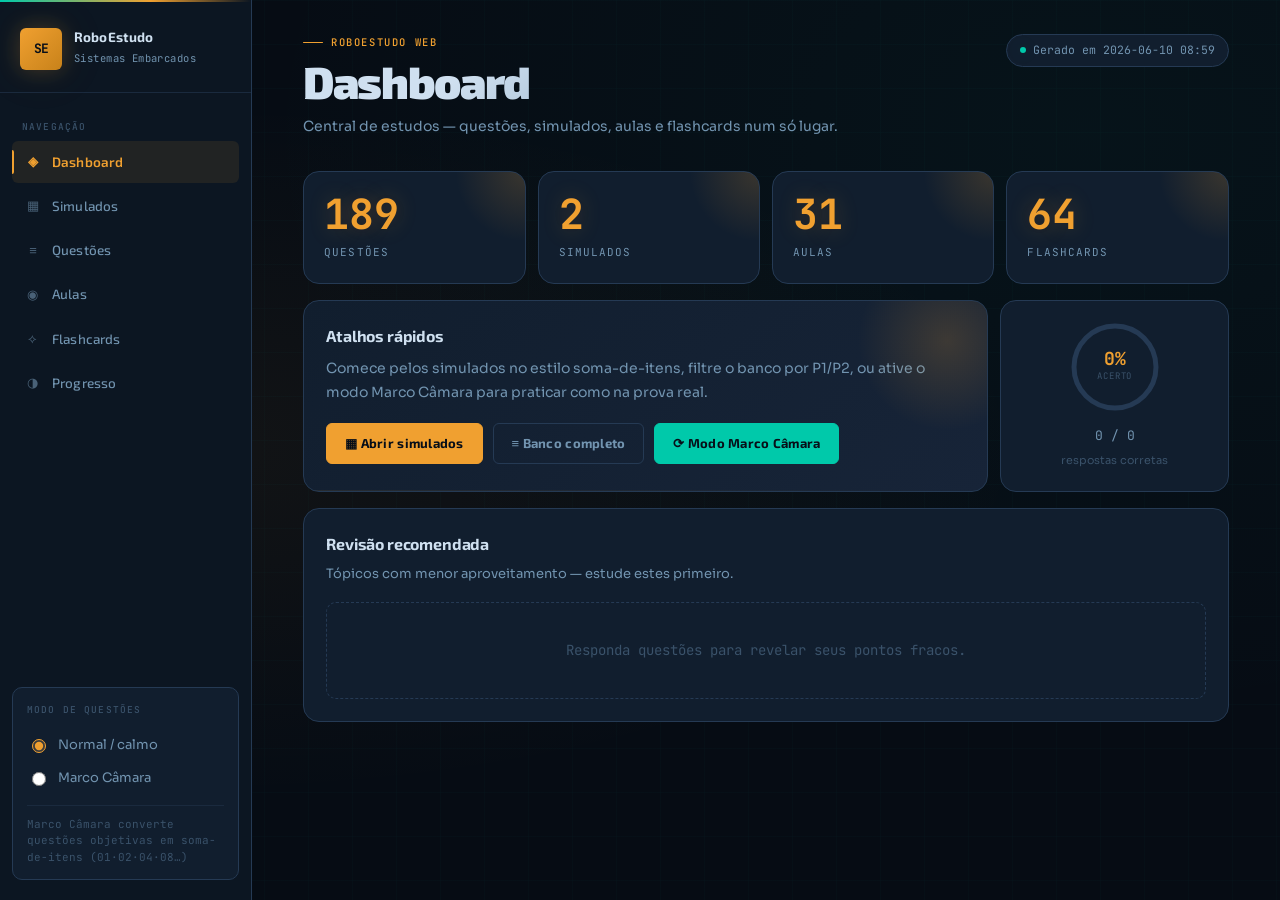
<file: Html-Simulados/index.html>
<!DOCTYPE html>
<html lang="pt-BR">
<head>
  <meta charset="UTF-8">
  <meta name="viewport" content="width=device-width, initial-scale=1.0">
  <title>RoboEstudo — Sistemas Embarcados</title>
  <link rel="preconnect" href="https://fonts.googleapis.com">
  <link rel="preconnect" href="https://fonts.gstatic.com" crossorigin>
  <link href="https://fonts.googleapis.com/css2?family=Exo+2:wght@400;500;600;700;800;900&family=Sora:wght@300;400;500;600&family=JetBrains+Mono:wght@400;500;700&display=swap" rel="stylesheet">
  <link rel="stylesheet" href="styles.css">
</head>
<body>
  <div id="app"></div>
  <script src="dados.js"></script>
  <script src="app.js"></script>
</body>
</html>
</file>
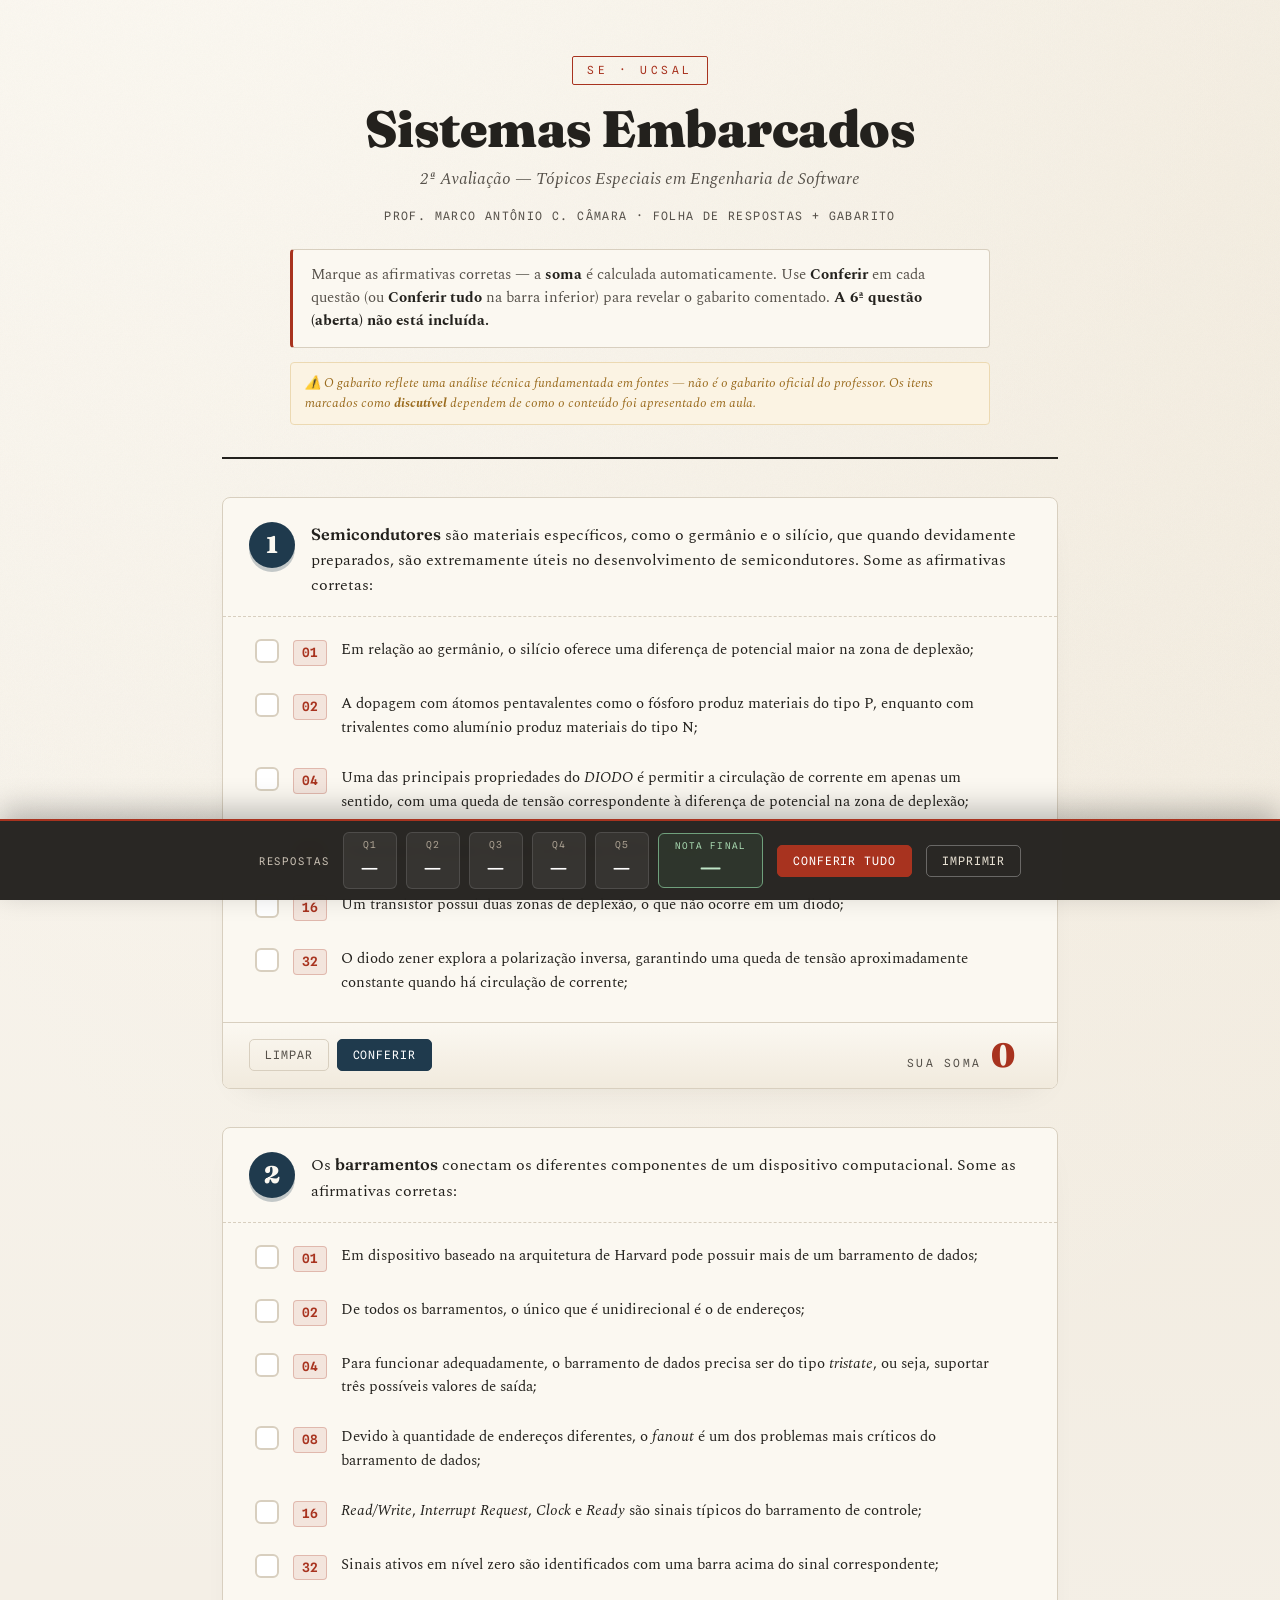
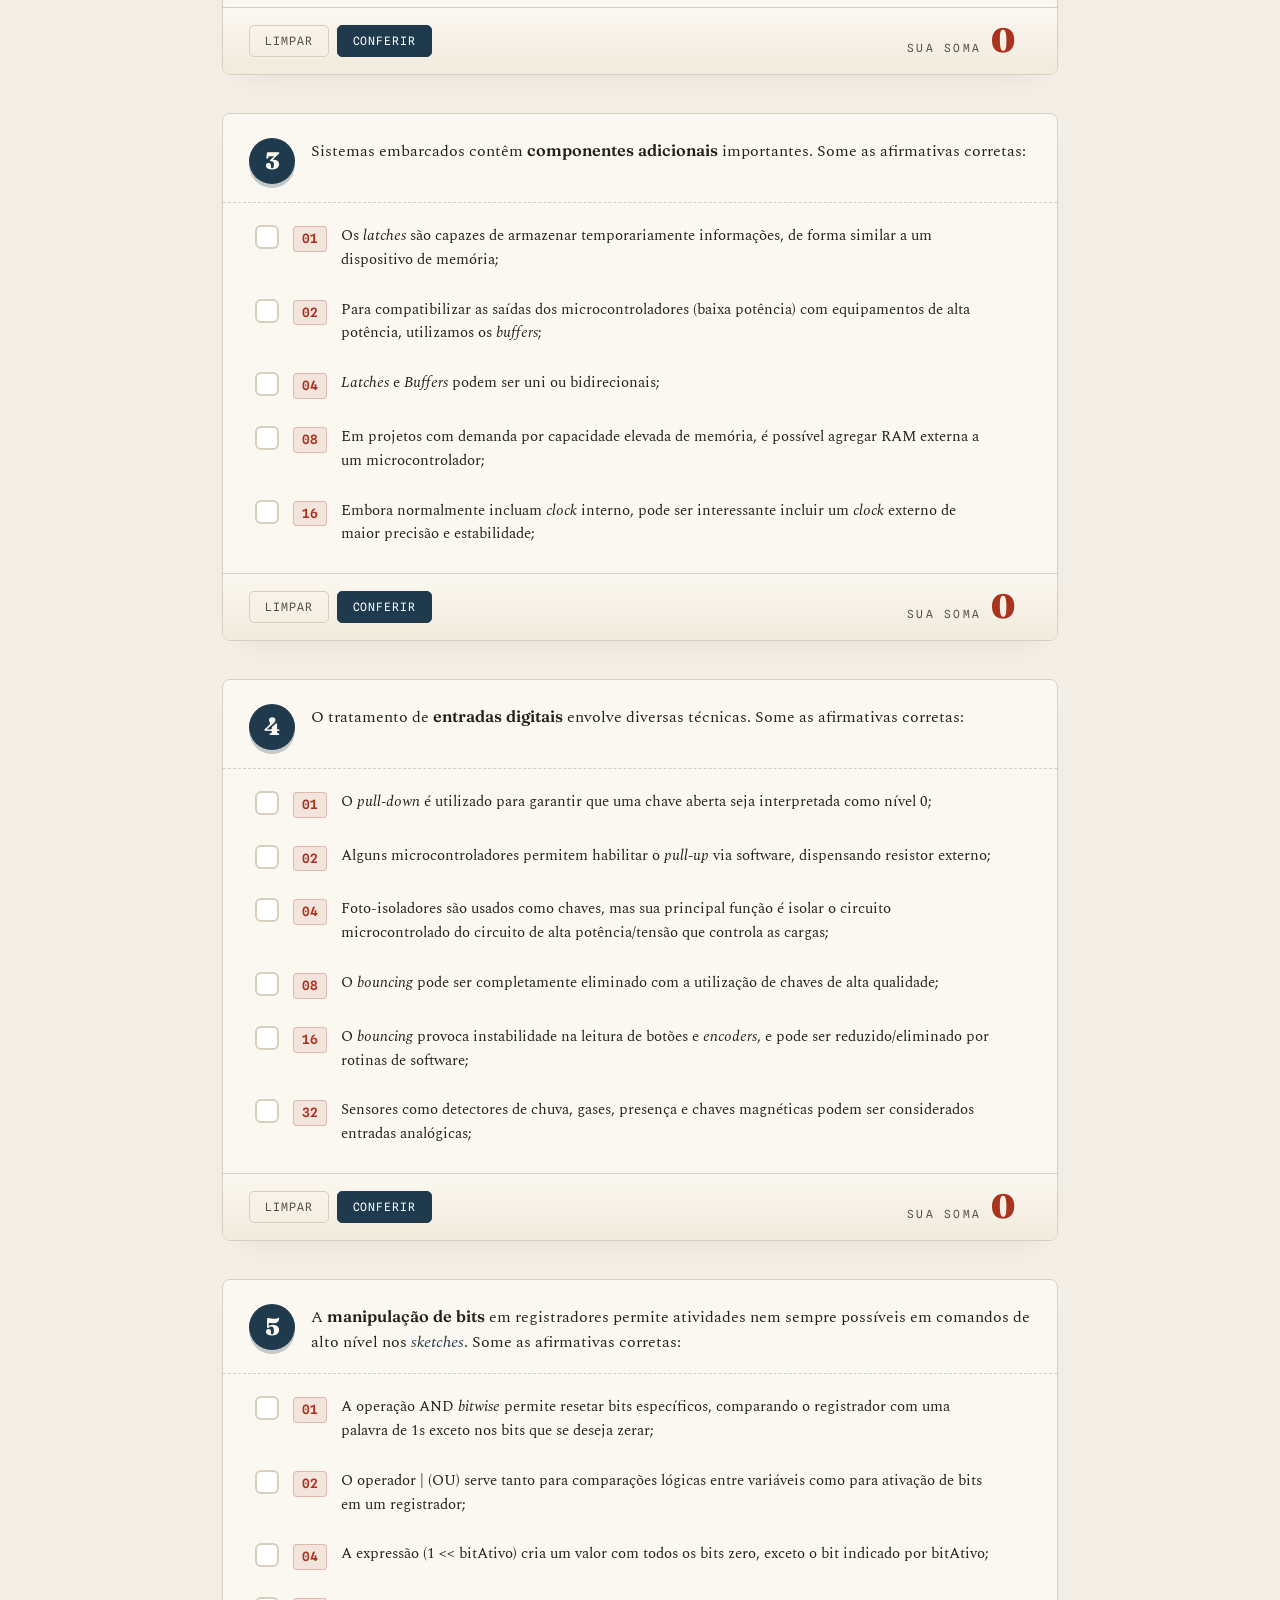
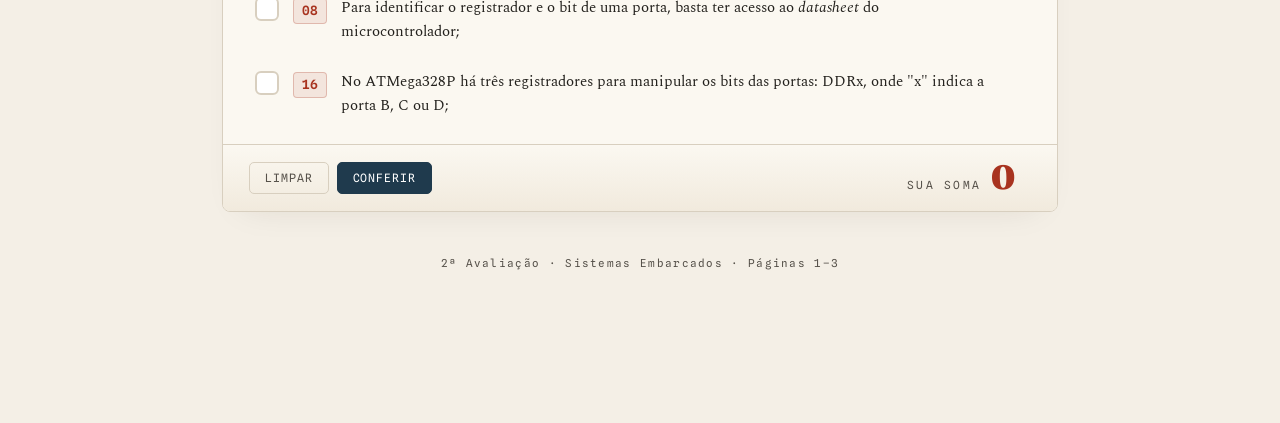
<file: prova_se_com_gabarito.html>
<!DOCTYPE html>
<html lang="pt-BR">
<head>
<meta charset="UTF-8">
<meta name="viewport" content="width=device-width, initial-scale=1.0">
<title>2ª Avaliação · Sistemas Embarcados — com gabarito</title>
<link rel="preconnect" href="https://fonts.googleapis.com">
<link rel="preconnect" href="https://fonts.gstatic.com" crossorigin>
<link href="https://fonts.googleapis.com/css2?family=Fraunces:opsz,wght@9..144,400;9..144,600;9..144,900&family=Spectral:ital,wght@0,400;0,500;0,600;1,400&family=Spline+Sans+Mono:wght@500;600&display=swap" rel="stylesheet">
<style>
  :root{
    --paper:#f4efe6; --paper-2:#fbf8f1; --ink:#23211d; --ink-soft:#56514a;
    --line:#d8cfbf; --red:#a8331f; --red-soft:#c75a44; --green:#3f6b4a;
    --green-soft:#e4efe2; --accent:#1f3a4d; --amber:#9a6b1e; --shadow:rgba(40,32,20,.13);
  }
  *{box-sizing:border-box;margin:0;padding:0}
  html{scroll-behavior:smooth}
  body{
    font-family:'Spectral',Georgia,serif;
    background:radial-gradient(circle at 12% -5%,#fbf8f1 0%,transparent 45%),
      radial-gradient(circle at 95% 5%,#efe7d8 0%,transparent 40%),var(--paper);
    color:var(--ink);line-height:1.55;padding:0 0 150px;-webkit-font-smoothing:antialiased;
  }
  body::before{content:"";position:fixed;inset:0;pointer-events:none;z-index:0;
    background-image:url("data:image/svg+xml,%3Csvg xmlns='http://www.w3.org/2000/svg' width='120' height='120'%3E%3Cfilter id='n'%3E%3CfeTurbulence type='fractalNoise' baseFrequency='0.9' numOctaves='2'/%3E%3C/filter%3E%3Crect width='100%25' height='100%25' filter='url(%23n)' opacity='0.035'/%3E%3C/svg%3E");opacity:.6}
  .wrap{max-width:880px;margin:0 auto;padding:0 22px;position:relative;z-index:1}

  header{padding:56px 0 32px;text-align:center;border-bottom:2px solid var(--ink)}
  .tag{display:inline-block;font-family:'Spline Sans Mono',monospace;font-size:.7rem;
    letter-spacing:.32em;text-transform:uppercase;color:var(--red);
    border:1.5px solid var(--red);padding:5px 14px;border-radius:2px;margin-bottom:18px}
  header h1{font-family:'Fraunces',serif;font-weight:900;font-size:clamp(2rem,5.5vw,3.2rem);
    line-height:1.02;letter-spacing:-.01em}
  header .sub{font-style:italic;color:var(--ink-soft);margin-top:10px;font-size:1.05rem}
  header .meta{font-family:'Spline Sans Mono',monospace;font-size:.72rem;letter-spacing:.12em;
    text-transform:uppercase;color:var(--ink-soft);margin-top:16px}
  .rules{margin:24px auto 0;max-width:700px;font-size:.92rem;color:var(--ink-soft);
    background:var(--paper-2);border:1px solid var(--line);border-left:3px solid var(--red);
    padding:14px 18px;border-radius:4px;text-align:left}
  .rules b{color:var(--ink)}
  .disclaimer{margin:14px auto 0;max-width:700px;font-size:.82rem;color:var(--amber);
    font-style:italic;text-align:left;background:#fbf3e3;border:1px solid #ecd9b2;
    border-radius:4px;padding:10px 14px}

  .q{margin-top:38px;background:var(--paper-2);border:1px solid var(--line);
    border-radius:8px;box-shadow:0 14px 34px -22px var(--shadow);overflow:hidden}
  .q-head{display:flex;gap:16px;align-items:flex-start;padding:24px 26px 18px;
    border-bottom:1px dashed var(--line)}
  .q-num{flex:0 0 auto;font-family:'Fraunces',serif;font-weight:900;font-size:1.5rem;
    color:var(--paper-2);background:var(--accent);width:46px;height:46px;border-radius:50%;
    display:grid;place-items:center;line-height:1;box-shadow:0 4px 0 rgba(31,58,77,.25)}
  .q-title{font-size:1.02rem}
  .q-title strong{font-family:'Fraunces',serif;font-weight:600}
  .q-title em{color:var(--accent)}

  ul.opts{list-style:none;padding:8px 18px 14px}
  li.opt{position:relative;border-radius:6px;transition:background .2s}
  li.opt label{display:flex;gap:14px;align-items:flex-start;cursor:pointer;
    padding:13px 14px;border-radius:6px;transition:background .15s}
  li.opt label:hover{background:rgba(31,58,77,.05)}
  .checkbox{flex:0 0 auto;width:24px;height:24px;border:2px solid var(--line);border-radius:6px;
    background:#fff;display:grid;place-items:center;margin-top:1px;transition:.15s}
  .checkbox svg{width:15px;height:15px;stroke:#fff;stroke-width:3.5;fill:none;
    stroke-dasharray:24;stroke-dashoffset:24;transition:stroke-dashoffset .2s}
  input[type=checkbox]{position:absolute;opacity:0;width:0;height:0}
  input:checked + label .checkbox{background:var(--green);border-color:var(--green)}
  input:checked + label .checkbox svg{stroke-dashoffset:0}
  input:focus-visible + label .checkbox{outline:2px solid var(--accent);outline-offset:2px}
  .bit{flex:0 0 auto;font-family:'Spline Sans Mono',monospace;font-weight:600;font-size:.8rem;
    color:var(--red);background:rgba(168,51,31,.09);border:1px solid rgba(168,51,31,.25);
    padding:2px 8px;border-radius:4px;margin-top:2px;min-width:34px;text-align:center}
  input:checked + label .bit{background:var(--red);color:#fff;border-color:var(--red)}
  .opt-txt{font-size:.96rem;color:var(--ink)}

  /* explanation + reveal states */
  .expl{display:none;margin:0 14px 10px 52px;font-size:.88rem;color:var(--ink-soft);
    border-left:3px solid var(--line);padding:7px 12px;background:rgba(0,0,0,.018);
    border-radius:0 6px 6px 0}
  .expl .verdict{font-family:'Spline Sans Mono',monospace;font-weight:600;font-size:.7rem;
    letter-spacing:.1em;text-transform:uppercase;margin-right:8px}
  .expl .v-true{color:var(--green)} .expl .v-false{color:var(--red)}
  .expl .debat{display:inline-block;font-family:'Spline Sans Mono',monospace;font-size:.62rem;
    letter-spacing:.08em;text-transform:uppercase;color:var(--amber);border:1px solid #d9bd83;
    background:#fbf3e3;padding:1px 7px;border-radius:20px;margin-left:6px;vertical-align:middle}
  .revealed .expl{display:block;animation:fade .25s ease}
  @keyframes fade{from{opacity:0;transform:translateY(-3px)}to{opacity:1}}
  .revealed li.opt.should{background:var(--green-soft)}
  .revealed li.opt.shouldnt{background:#f7e9e5}
  .status{font-family:'Spline Sans Mono',monospace;font-size:.68rem;letter-spacing:.06em;
    margin-left:auto;align-self:center;padding:3px 9px;border-radius:20px;white-space:nowrap}
  .st-hit{background:var(--green);color:#fff}
  .st-miss{background:var(--red);color:#fff}
  .st-extra{background:var(--red);color:#fff}
  .st-ok{background:rgba(0,0,0,.06);color:var(--ink-soft)}
  .revealed .checkbox{display:none}

  .q-foot{display:flex;align-items:center;justify-content:space-between;gap:14px;flex-wrap:wrap;
    padding:16px 26px;background:linear-gradient(var(--paper-2),#f1eadd);border-top:1px solid var(--line)}
  .sum-box{display:flex;align-items:baseline;gap:10px}
  .sum-label{font-family:'Spline Sans Mono',monospace;font-size:.7rem;letter-spacing:.2em;
    text-transform:uppercase;color:var(--ink-soft)}
  .sum-val{font-family:'Fraunces',serif;font-weight:900;font-size:2.1rem;color:var(--red);
    line-height:1;min-width:40px}
  .correct-sum{display:none;font-family:'Spline Sans Mono',monospace;font-size:.78rem;
    color:var(--ink-soft);align-self:center}
  .correct-sum b{font-family:'Fraunces',serif;font-size:1.15rem;color:var(--green)}
  .correct-sum.bad b{color:var(--red)}
  .revealed .correct-sum{display:inline}
  .score-box{display:none;align-items:baseline;gap:8px}
  .score-label{font-family:'Spline Sans Mono',monospace;font-size:.68rem;letter-spacing:.18em;text-transform:uppercase;color:var(--ink-soft)}
  .score-val{font-family:'Fraunces',serif;font-weight:900;font-size:1.8rem;line-height:1;color:var(--green)}
  .score-val.bad{color:var(--red)}
  .score-max{font-family:'Spline Sans Mono',monospace;font-size:.76rem;color:var(--ink-soft);align-self:flex-end;padding-bottom:3px}
  .revealed .score-box{display:flex}
  .grade-cell{display:flex;flex-direction:column;align-items:center;background:rgba(63,107,74,.22);border:1.5px solid #6fa07c;border-radius:6px;padding:5px 16px;min-width:90px}
  .grade-cell .g-lbl{font-family:'Spline Sans Mono',monospace;font-size:.58rem;letter-spacing:.12em;text-transform:uppercase;color:#a8d8b0}
  .grade-cell .g-val{font-family:'Fraunces',serif;font-weight:900;font-size:1.5rem;color:#bfe6c8;line-height:1.2}
  .grade-cell .g-sub{font-family:'Spline Sans Mono',monospace;font-size:.58rem;color:#6fa07c;letter-spacing:.06em}
  .foot-btns{display:flex;gap:8px}
  .btn{font-family:'Spline Sans Mono',monospace;font-size:.72rem;letter-spacing:.08em;
    text-transform:uppercase;padding:8px 15px;border-radius:5px;cursor:pointer;border:1.5px solid;transition:.15s}
  .clearbtn{background:none;border-color:var(--line);color:var(--ink-soft)}
  .clearbtn:hover{border-color:var(--red);color:var(--red)}
  .checkbtn{background:var(--accent);border-color:var(--accent);color:#fff}
  .checkbtn:hover{background:#16384c}

  .sheet{position:fixed;left:0;right:0;bottom:0;z-index:20;background:rgba(35,33,29,.97);
    backdrop-filter:blur(8px);color:var(--paper);border-top:2px solid var(--red);
    box-shadow:0 -10px 30px rgba(0,0,0,.25)}
  .sheet-inner{max-width:880px;margin:0 auto;padding:11px 22px;display:flex;align-items:center;
    gap:9px;flex-wrap:wrap;justify-content:center}
  .sheet-title{font-family:'Spline Sans Mono',monospace;font-size:.66rem;letter-spacing:.18em;
    text-transform:uppercase;color:#c9c0b3;margin-right:4px}
  .cell{display:flex;flex-direction:column;align-items:center;background:rgba(255,255,255,.06);
    border:1px solid rgba(255,255,255,.12);border-radius:6px;padding:5px 12px;min-width:54px}
  .cell .c-q{font-family:'Spline Sans Mono',monospace;font-size:.6rem;letter-spacing:.1em;color:#a89e8f}
  .cell .c-v{font-family:'Fraunces',serif;font-weight:900;font-size:1.2rem;color:#fff}
  .cell.filled{background:rgba(168,51,31,.22);border-color:var(--red-soft)}
  .cell.filled .c-v{color:#ffb9a8}
  .cell.match{background:rgba(63,107,74,.32);border-color:#6fa07c}
  .cell.match .c-v{color:#bfe6c8}
  .sheet .btn{margin-left:5px}
  .revealbtn{background:var(--red);border-color:var(--red);color:#fff}
  .revealbtn:hover{background:var(--red-soft)}
  .printbtn{background:none;border-color:rgba(255,255,255,.3);color:#e9e2d4}
  .printbtn:hover{border-color:#fff}

  footer{text-align:center;margin-top:44px;font-family:'Spline Sans Mono',monospace;
    font-size:.68rem;letter-spacing:.12em;color:var(--ink-soft)}
  @media print{body{background:#fff;padding-bottom:0}.sheet,.foot-btns,.tag{display:none}
    .q{box-shadow:none;break-inside:avoid}.revealed .checkbox{display:grid}}
  @media(max-width:560px){.sum-val{font-size:1.7rem}.status{margin-left:0}}
</style>
</head>
<body>
<div class="wrap">
  <header>
    <span class="tag">SE · UCSAL</span>
    <h1>Sistemas Embarcados</h1>
    <p class="sub">2ª Avaliação — Tópicos Especiais em Engenharia de Software</p>
    <p class="meta">Prof. Marco Antônio C. Câmara · Folha de Respostas + Gabarito</p>
    <div class="rules">
      Marque as afirmativas corretas — a <b>soma</b> é calculada automaticamente. Use <b>Conferir</b> em cada questão (ou <b>Conferir tudo</b> na barra inferior) para revelar o gabarito comentado. <b>A 6ª questão (aberta) não está incluída.</b>
    </div>
    <div class="disclaimer">
      ⚠️ O gabarito reflete uma análise técnica fundamentada em fontes — não é o gabarito oficial do professor. Os itens marcados como <b>discutível</b> dependem de como o conteúdo foi apresentado em aula.
    </div>
  </header>
  <main id="exam"></main>
  <footer>2ª Avaliação · Sistemas Embarcados · Páginas 1–3</footer>
</div>

<div class="sheet">
  <div class="sheet-inner" id="sheet">
    <span class="sheet-title">Respostas</span>
    <button class="btn revealbtn" id="revealAll">Conferir tudo</button>
    <button class="btn printbtn" onclick="window.print()">Imprimir</button>
  </div>
</div>

<script>
// opt: [bit, texto, correta(bool), explicação, discutível(bool opcional)]
const QUESTIONS = [
  { n:1,
    title:'<strong>Semicondutores</strong> são materiais específicos, como o germânio e o silício, que quando devidamente preparados, são extremamente úteis no desenvolvimento de semicondutores. Some as afirmativas corretas:',
    opts:[
      [1,'Em relação ao germânio, o silício oferece uma diferença de potencial maior na zona de deplexão;',true,'A barreira de potencial do silício (~0,7 V) é maior que a do germânio (~0,3 V).'],
      [2,'A dopagem com átomos pentavalentes como o fósforo produz materiais do tipo P, enquanto com trivalentes como alumínio produz materiais do tipo N;',false,'Está invertido: pentavalentes (fósforo) → tipo N; trivalentes (alumínio/boro) → tipo P.'],
      [4,'Uma das principais propriedades do <em>DIODO</em> é permitir a circulação de corrente em apenas um sentido, com uma queda de tensão correspondente à diferença de potencial na zona de deplexão;',true,'Descrição correta da condução unidirecional do diodo com queda de tensão na junção.'],
      [8,'Transistores bipolares podem ser do tipo NPN ou PNP;',true,'Correto — são as duas configurações dos BJTs.'],
      [16,'Um transistor possui duas zonas de deplexão, o que não ocorre em um diodo;',true,'O BJT tem duas junções (B-E e B-C); o diodo tem apenas uma.'],
      [32,'O diodo zener explora a polarização inversa, garantindo uma queda de tensão aproximadamente constante quando há circulação de corrente;',true,'Correto — opera na região de ruptura reversa mantendo a tensão ~constante.']
    ]},
  { n:2,
    title:'Os <strong>barramentos</strong> conectam os diferentes componentes de um dispositivo computacional. Some as afirmativas corretas:',
    opts:[
      [1,'Em dispositivo baseado na arquitetura de Harvard pode possuir mais de um barramento de dados;',true,'A arquitetura Harvard usa barramentos separados — pode haver mais de um para dados (ex.: um p/ instruções e dois p/ dados em DSPs).'],
      [2,'De todos os barramentos, o único que é unidirecional é o de endereços;',true,'O de endereços é unidirecional (CPU→memória); o de dados é bidirecional; o de controle é misto.'],
      [4,'Para funcionar adequadamente, o barramento de dados precisa ser do tipo <em>tristate</em>, ou seja, suportar três possíveis valores de saída;',true,'O barramento de dados é compartilhado e precisa de saídas tri-state: 0, 1 e alta impedância (Hi-Z).'],
      [8,'Devido à quantidade de endereços diferentes, o <em>fanout</em> é um dos problemas mais críticos do barramento de dados;',false,'Fanout é capacidade de acionamento elétrico, não decorre da "quantidade de endereços" e a atribuição ao barramento de dados está incorreta.'],
      [16,'<em>Read/Write</em>, <em>Interrupt Request</em>, <em>Clock</em> e <em>Ready</em> são sinais típicos do barramento de controle;',true,'Todos são sinais de controle clássicos.'],
      [32,'Sinais ativos em nível zero são identificados com uma barra acima do sinal correspondente;',true,'Convenção de sinal ativo-baixo (barra/overbar sobre o nome).']
    ]},
  { n:3,
    title:'Sistemas embarcados contêm <strong>componentes adicionais</strong> importantes. Some as afirmativas corretas:',
    opts:[
      [1,'Os <em>latches</em> são capazes de armazenar temporariamente informações, de forma similar a um dispositivo de memória;',true,'Correto — um latch retém o estado de um bit.'],
      [2,'Para compatibilizar as saídas dos microcontroladores (baixa potência) com equipamentos de alta potência, utilizamos os <em>buffers</em>;',true,'Buffers/drivers têm maior capacidade de corrente (fan-out) para acionar cargas maiores.'],
      [4,'<em>Latches</em> e <em>Buffers</em> podem ser uni ou bidirecionais;',false,'Buffers podem ser uni (74244) ou bidirecionais (transceiver 74245), mas latches comuns (74373) são unidirecionais — por isso a afirmação como um todo costuma ser falsa. (Existem transceivers com latch, daí a ressalva.)',true],
      [8,'Em projetos com demanda por capacidade elevada de memória, é possível agregar RAM externa a um microcontrolador;',false,'Incorreto — Segundo os slides, "RAM externa não é suportada por microcontroladores". Memória externa é uma demanda essencial para microprocessadores; nos microcontroladores, EEPROMs externas são acessíveis por interfaces seriais, mas não RAM.'],
      [16,'Embora normalmente incluam <em>clock</em> interno, pode ser interessante incluir um <em>clock</em> externo de maior precisão e estabilidade;',true,'Cristais externos oferecem precisão/estabilidade maiores que o oscilador RC interno.']
    ]},
  { n:4,
    title:'O tratamento de <strong>entradas digitais</strong> envolve diversas técnicas. Some as afirmativas corretas:',
    opts:[
      [1,'O <em>pull-down</em> é utilizado para garantir que uma chave aberta seja interpretada como nível 0;',true,'Correto — o resistor de pull-down força nível baixo com a chave aberta.'],
      [2,'Alguns microcontroladores permitem habilitar o <em>pull-up</em> via software, dispensando resistor externo;',true,'Correto — pull-ups internos (ex.: INPUT_PULLUP no AVR/Arduino).'],
      [4,'Foto-isoladores são usados como chaves, mas sua principal função é isolar o circuito microcontrolado do circuito de alta potência/tensão que controla as cargas;',true,'Correto — a função central do optoacoplador é o isolamento galvânico.'],
      [8,'O <em>bouncing</em> pode ser completamente eliminado com a utilização de chaves de alta qualidade;',false,'O bounce é inerente a chaves mecânicas; chaves melhores reduzem, mas não eliminam completamente.'],
      [16,'O <em>bouncing</em> provoca instabilidade na leitura de botões e <em>encoders</em>, e pode ser reduzido/eliminado por rotinas de software;',true,'Correto — debounce por software (ou hardware).'],
      [32,'Sensores como detectores de chuva, gases, presença e chaves magnéticas podem ser considerados entradas analógicas;',false,'Vários deles são digitais — chave magnética (reed) e sensores de presença (PIR) costumam dar saída on/off; a generalização "analógicas" é incorreta.']
    ]},
  { n:5,
    title:'A <strong>manipulação de bits</strong> em registradores permite atividades nem sempre possíveis em comandos de alto nível nos <em>sketches</em>. Some as afirmativas corretas:',
    opts:[
      [1,'A operação AND <em>bitwise</em> permite resetar bits específicos, comparando o registrador com uma palavra de 1s exceto nos bits que se deseja zerar;',true,'Correto — máscara com 0 nos bits-alvo e 1 nos demais (ex.: reg &= ~(1&lt;&lt;bit)).'],
      [2,'O operador | (OU) serve tanto para comparações lógicas entre variáveis como para ativação de bits em um registrador;',false,'| é OU bit a bit (seta bits). Comparação lógica usa || — não é função do operador |.'],
      [4,'A expressão (1 &lt;&lt; bitAtivo) cria um valor com todos os bits zero, exceto o bit indicado por bitAtivo;',true,'Correto — desloca o 1 para a posição bitAtivo.'],
      [8,'Para identificar o registrador e o bit de uma porta, basta ter acesso ao <em>datasheet</em> do microcontrolador;',true,'Correto — o datasheet mapeia registradores e bits de cada porta.'],
      [16,'No ATMega328P há três registradores para manipular os bits das portas: DDRx, onde "x" indica a porta B, C ou D;',false,'São três registradores POR PORTA — DDRx, PORTx e PINx (x = B, C, D). A afirmação chama os três de "DDRx", o que está incorreto. (Se a intenção fosse "existem três registradores DDRx, um por porta", seria verdadeira — daí a ressalva.)',true]
    ]}
];

const CHECK='<svg viewBox="0 0 24 24"><polyline points="4 13 9 18 20 6"/></svg>';
const STORE='se_2av_v2';
const N_Q=QUESTIONS.length;
const Q_VAL=10/N_Q;
let saved={}; try{saved=JSON.parse(localStorage.getItem(STORE)||'{}')}catch(e){saved={}}
const exam=document.getElementById('exam');
const correctSum={};

QUESTIONS.forEach(q=>{
  const card=document.createElement('section'); card.className='q'; card.id='q'+q.n;
  let cs=0; q.opts.forEach(o=>{ if(o[2]) cs+=o[0]; }); correctSum[q.n]=cs;
  let optsHTML='';
  q.opts.forEach(o=>{
    const [bit,txt,ok,expl,debat]=o; const id=`q${q.n}_${bit}`;
    const chk=(saved['q'+q.n]||[]).includes(bit)?'checked':'';
    optsHTML+=`
      <li class="opt" id="opt_${id}">
        <input type="checkbox" id="${id}" data-q="${q.n}" data-bit="${bit}" data-ok="${ok?1:0}" ${chk}>
        <label for="${id}">
          <span class="checkbox">${CHECK}</span>
          <span class="bit">${String(bit).padStart(2,'0')}</span>
          <span class="opt-txt">${txt}</span>
          <span class="status" id="stat_${id}"></span>
        </label>
        <div class="expl">
          <span class="verdict ${ok?'v-true':'v-false'}">${ok?'Correta · soma':'Incorreta · não soma'}</span>
          ${debat?'<span class="debat">discutível</span>':''}
          <div style="margin-top:5px">${expl}</div>
        </div>
      </li>`;
  });
  card.innerHTML=`
    <div class="q-head"><div class="q-num">${q.n}</div><div class="q-title">${q.title}</div></div>
    <ul class="opts">${optsHTML}</ul>
    <div class="q-foot">
      <div class="foot-btns">
        <button class="btn clearbtn" data-clear="${q.n}">Limpar</button>
        <button class="btn checkbtn" data-check="${q.n}">Conferir</button>
      </div>
      <div class="sum-box">
        <span class="sum-label">Sua soma</span>
        <span class="sum-val" id="sum${q.n}">0</span>
        <span class="correct-sum" id="csum${q.n}"></span>
      </div>
      <div class="score-box">
        <span class="score-label">Pontos</span>
        <span class="score-val" id="sv${q.n}">—</span>
        <span class="score-max">/ ${Q_VAL.toFixed(2)}</span>
      </div>
    </div>`;
  exam.appendChild(card);
});

const sheet=document.getElementById('sheet');
const firstBtn=document.getElementById('revealAll');
QUESTIONS.forEach(q=>{
  const c=document.createElement('div'); c.className='cell'; c.id='cell'+q.n;
  c.innerHTML=`<span class="c-q">Q${q.n}</span><span class="c-v" id="cv${q.n}">—</span>`;
  sheet.insertBefore(c,firstBtn);
});
const gCell=document.createElement('div'); gCell.className='grade-cell'; gCell.id='gradeCell';
gCell.innerHTML='<span class="g-lbl">Nota Final</span><span class="g-val" id="gradeVal">—</span><span class="g-sub" id="gradeSub"></span>';
sheet.insertBefore(gCell,firstBtn);

function calcQuestionScore(qn){
  const q=QUESTIONS.find(x=>x.n===+qn);
  const nCorrect=q.opts.filter(o=>o[2]).length;
  const perCorrect=Q_VAL/nCorrect;
  let hit=0,extra=0;
  document.querySelectorAll(`input[data-q="${qn}"]`).forEach(b=>{
    if(b.checked&&b.dataset.ok==='1') hit++;
    if(b.checked&&b.dataset.ok==='0') extra++;
  });
  return Math.max(0,hit-extra)*perCorrect;
}

function updateGrade(){
  let total=0,nRevealed=0;
  QUESTIONS.forEach(q=>{
    if(document.getElementById('q'+q.n).classList.contains('revealed')){
      nRevealed++; total+=calcQuestionScore(q.n);
    }
  });
  if(nRevealed===0) return;
  document.getElementById('gradeVal').textContent=total.toFixed(1);
  document.getElementById('gradeSub').textContent=nRevealed===N_Q?'/ 10':'/ 10 (parcial)';
}

function recalc(qn){
  let sum=0; const picked=[];
  document.querySelectorAll(`input[data-q="${qn}"]`).forEach(b=>{
    if(b.checked){sum+=+b.dataset.bit;picked.push(+b.dataset.bit);}});
  document.getElementById('sum'+qn).textContent=sum;
  const cell=document.getElementById('cell'+qn);
  document.getElementById('cv'+qn).textContent=picked.length?sum:'—';
  cell.classList.toggle('filled',picked.length>0);
  saved['q'+qn]=picked; try{localStorage.setItem(STORE,JSON.stringify(saved))}catch(e){}
  if(document.getElementById('q'+qn).classList.contains('revealed')) markCell(qn);
}

function reveal(qn){
  const card=document.getElementById('q'+qn); card.classList.add('revealed');
  document.querySelectorAll(`input[data-q="${qn}"]`).forEach(b=>{
    const id=b.id, ok=b.dataset.ok==='1', li=document.getElementById('opt_'+id),
          st=document.getElementById('stat_'+id);
    li.classList.toggle('should',ok); li.classList.toggle('shouldnt',!ok);
    st.className='status';
    if(ok&&b.checked){st.classList.add('st-hit');st.textContent='✓ acertou';}
    else if(ok&&!b.checked){st.classList.add('st-miss');st.textContent='✗ faltou';}
    else if(!ok&&b.checked){st.classList.add('st-extra');st.textContent='✗ a mais';}
    else{st.classList.add('st-ok');st.textContent='ok';}
  });
  const cs=correctSum[qn], el=document.getElementById('csum'+qn);
  el.innerHTML=`· correta: <b>${cs}</b>`;
  markCell(qn);
  const score=calcQuestionScore(qn);
  const sv=document.getElementById('sv'+qn);
  sv.textContent=score.toFixed(2);
  sv.classList.toggle('bad', score < Q_VAL/2);
  updateGrade();
}
function markCell(qn){
  const userSum=+document.getElementById('sum'+qn).textContent;
  const match=userSum===correctSum[qn];
  document.getElementById('cell'+qn).classList.toggle('match',match);
  document.getElementById('csum'+qn).classList.toggle('bad',!match);
}

document.addEventListener('change',e=>{if(e.target.matches('input[type=checkbox]'))recalc(e.target.dataset.q)});
document.addEventListener('click',e=>{
  if(e.target.matches('[data-clear]')){const qn=e.target.dataset.clear;
    document.querySelectorAll(`input[data-q="${qn}"]`).forEach(b=>b.checked=false);recalc(qn);}
  if(e.target.matches('[data-check]'))reveal(e.target.dataset.check);
  if(e.target.id==='revealAll')QUESTIONS.forEach(q=>reveal(q.n));
});
QUESTIONS.forEach(q=>recalc(q.n));
</script>
</body>
</html>
</file>
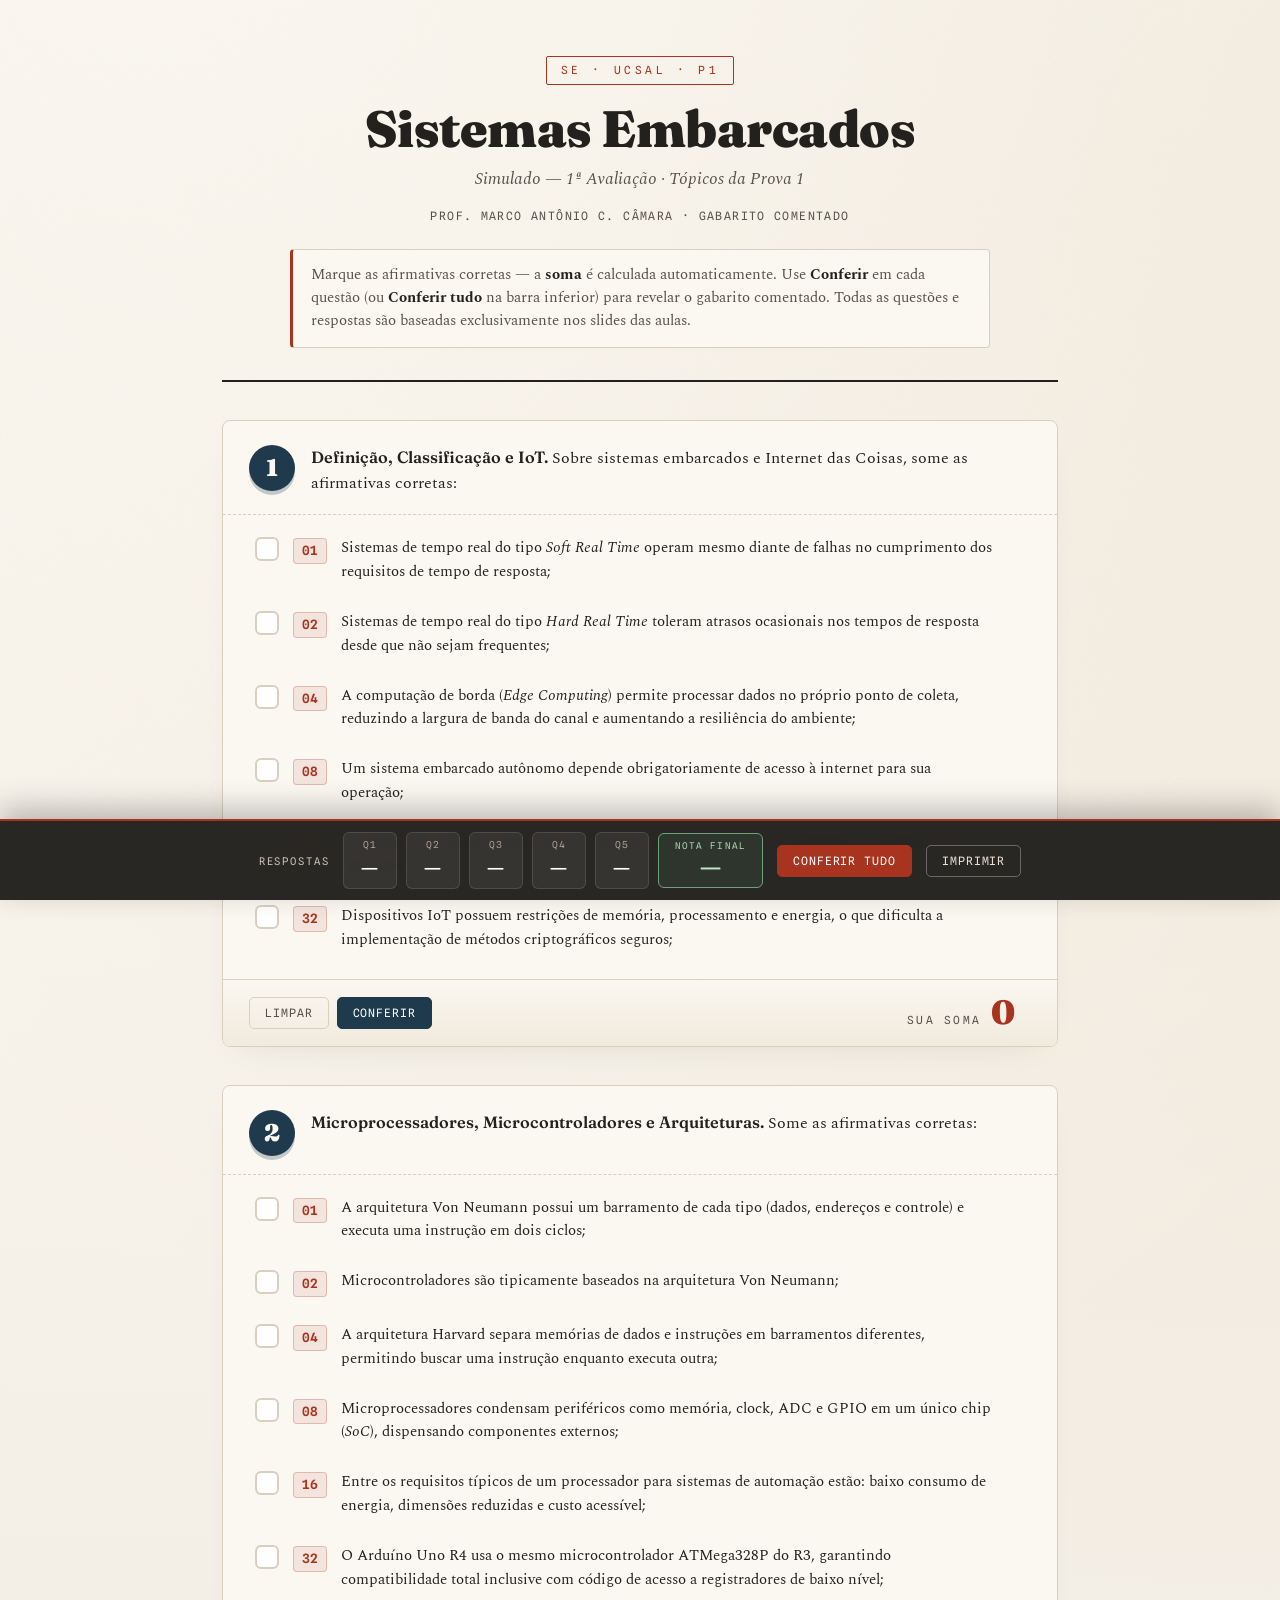
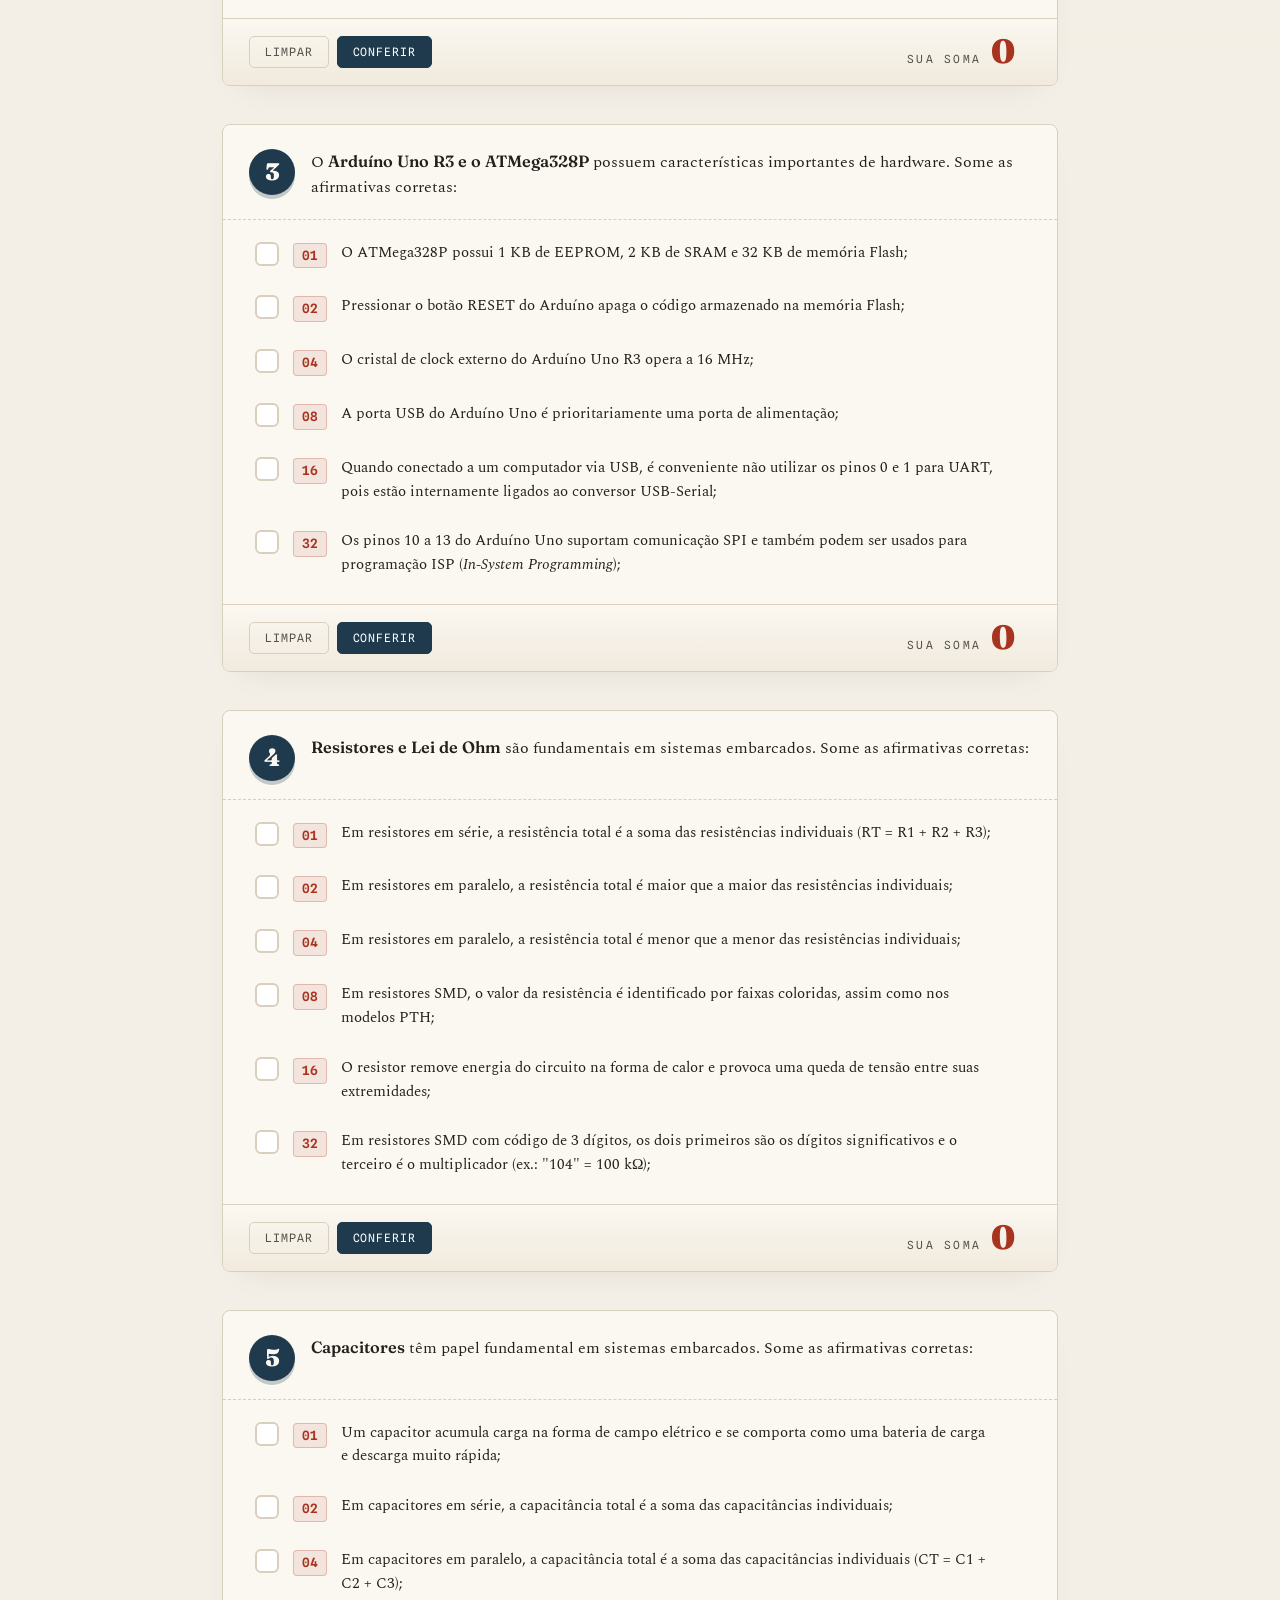
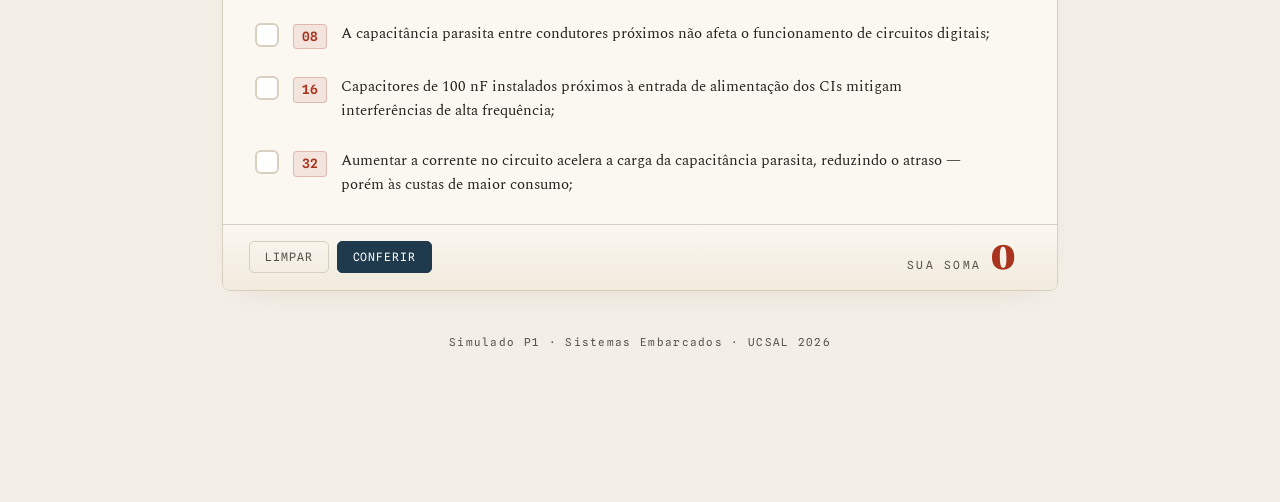
<file: simulado_p1.html>
<!DOCTYPE html>
<html lang="pt-BR">
<head>
<meta charset="UTF-8">
<meta name="viewport" content="width=device-width, initial-scale=1.0">
<title>Simulado P1 · Sistemas Embarcados</title>
<link rel="preconnect" href="https://fonts.googleapis.com">
<link rel="preconnect" href="https://fonts.gstatic.com" crossorigin>
<link href="https://fonts.googleapis.com/css2?family=Fraunces:opsz,wght@9..144,400;9..144,600;9..144,900&family=Spectral:ital,wght@0,400;0,500;0,600;1,400&family=Spline+Sans+Mono:wght@500;600&display=swap" rel="stylesheet">
<style>
  :root{
    --paper:#f4efe6; --paper-2:#fbf8f1; --ink:#23211d; --ink-soft:#56514a;
    --line:#d8cfbf; --red:#a8331f; --red-soft:#c75a44; --green:#3f6b4a;
    --green-soft:#e4efe2; --accent:#1f3a4d; --amber:#9a6b1e; --shadow:rgba(40,32,20,.13);
  }
  *{box-sizing:border-box;margin:0;padding:0}
  html{scroll-behavior:smooth}
  body{
    font-family:'Spectral',Georgia,serif;
    background:radial-gradient(circle at 12% -5%,#fbf8f1 0%,transparent 45%),
      radial-gradient(circle at 95% 5%,#efe7d8 0%,transparent 40%),var(--paper);
    color:var(--ink);line-height:1.55;padding:0 0 150px;-webkit-font-smoothing:antialiased;
  }
  body::before{content:"";position:fixed;inset:0;pointer-events:none;z-index:0;
    background-image:url("data:image/svg+xml,%3Csvg xmlns='http://www.w3.org/2000/svg' width='120' height='120'%3E%3Cfilter id='n'%3E%3CfeTurbulence type='fractalNoise' baseFrequency='0.9' numOctaves='2'/%3E%3C/filter%3E%3Crect width='100%25' height='100%25' filter='url(%23n)' opacity='0.035'/%3E%3C/svg%3E");opacity:.6}
  .wrap{max-width:880px;margin:0 auto;padding:0 22px;position:relative;z-index:1}

  header{padding:56px 0 32px;text-align:center;border-bottom:2px solid var(--ink)}
  .tag{display:inline-block;font-family:'Spline Sans Mono',monospace;font-size:.7rem;
    letter-spacing:.32em;text-transform:uppercase;color:var(--red);
    border:1.5px solid var(--red);padding:5px 14px;border-radius:2px;margin-bottom:18px}
  header h1{font-family:'Fraunces',serif;font-weight:900;font-size:clamp(2rem,5.5vw,3.2rem);
    line-height:1.02;letter-spacing:-.01em}
  header .sub{font-style:italic;color:var(--ink-soft);margin-top:10px;font-size:1.05rem}
  header .meta{font-family:'Spline Sans Mono',monospace;font-size:.72rem;letter-spacing:.12em;
    text-transform:uppercase;color:var(--ink-soft);margin-top:16px}
  .rules{margin:24px auto 0;max-width:700px;font-size:.92rem;color:var(--ink-soft);
    background:var(--paper-2);border:1px solid var(--line);border-left:3px solid var(--red);
    padding:14px 18px;border-radius:4px;text-align:left}
  .rules b{color:var(--ink)}
  .disclaimer{margin:14px auto 0;max-width:700px;font-size:.82rem;color:var(--amber);
    font-style:italic;text-align:left;background:#fbf3e3;border:1px solid #ecd9b2;
    border-radius:4px;padding:10px 14px}

  .q{margin-top:38px;background:var(--paper-2);border:1px solid var(--line);
    border-radius:8px;box-shadow:0 14px 34px -22px var(--shadow);overflow:hidden}
  .q-head{display:flex;gap:16px;align-items:flex-start;padding:24px 26px 18px;
    border-bottom:1px dashed var(--line)}
  .q-num{flex:0 0 auto;font-family:'Fraunces',serif;font-weight:900;font-size:1.5rem;
    color:var(--paper-2);background:var(--accent);width:46px;height:46px;border-radius:50%;
    display:grid;place-items:center;line-height:1;box-shadow:0 4px 0 rgba(31,58,77,.25)}
  .q-title{font-size:1.02rem}
  .q-title strong{font-family:'Fraunces',serif;font-weight:600}
  .q-title em{color:var(--accent)}

  ul.opts{list-style:none;padding:8px 18px 14px}
  li.opt{position:relative;border-radius:6px;transition:background .2s}
  li.opt label{display:flex;gap:14px;align-items:flex-start;cursor:pointer;
    padding:13px 14px;border-radius:6px;transition:background .15s}
  li.opt label:hover{background:rgba(31,58,77,.05)}
  .checkbox{flex:0 0 auto;width:24px;height:24px;border:2px solid var(--line);border-radius:6px;
    background:#fff;display:grid;place-items:center;margin-top:1px;transition:.15s}
  .checkbox svg{width:15px;height:15px;stroke:#fff;stroke-width:3.5;fill:none;
    stroke-dasharray:24;stroke-dashoffset:24;transition:stroke-dashoffset .2s}
  input[type=checkbox]{position:absolute;opacity:0;width:0;height:0}
  input:checked + label .checkbox{background:var(--green);border-color:var(--green)}
  input:checked + label .checkbox svg{stroke-dashoffset:0}
  input:focus-visible + label .checkbox{outline:2px solid var(--accent);outline-offset:2px}
  .bit{flex:0 0 auto;font-family:'Spline Sans Mono',monospace;font-weight:600;font-size:.8rem;
    color:var(--red);background:rgba(168,51,31,.09);border:1px solid rgba(168,51,31,.25);
    padding:2px 8px;border-radius:4px;margin-top:2px;min-width:34px;text-align:center}
  input:checked + label .bit{background:var(--red);color:#fff;border-color:var(--red)}
  .opt-txt{font-size:.96rem;color:var(--ink)}

  .expl{display:none;margin:0 14px 10px 52px;font-size:.88rem;color:var(--ink-soft);
    border-left:3px solid var(--line);padding:7px 12px;background:rgba(0,0,0,.018);
    border-radius:0 6px 6px 0}
  .expl .verdict{font-family:'Spline Sans Mono',monospace;font-weight:600;font-size:.7rem;
    letter-spacing:.1em;text-transform:uppercase;margin-right:8px}
  .expl .v-true{color:var(--green)} .expl .v-false{color:var(--red)}
  .revealed .expl{display:block;animation:fade .25s ease}
  @keyframes fade{from{opacity:0;transform:translateY(-3px)}to{opacity:1}}
  .revealed li.opt.should{background:var(--green-soft)}
  .revealed li.opt.shouldnt{background:#f7e9e5}
  .status{font-family:'Spline Sans Mono',monospace;font-size:.68rem;letter-spacing:.06em;
    margin-left:auto;align-self:center;padding:3px 9px;border-radius:20px;white-space:nowrap}
  .st-hit{background:var(--green);color:#fff}
  .st-miss{background:var(--red);color:#fff}
  .st-extra{background:var(--red);color:#fff}
  .st-ok{background:rgba(0,0,0,.06);color:var(--ink-soft)}
  .revealed .checkbox{display:none}

  .q-foot{display:flex;align-items:center;justify-content:space-between;gap:14px;flex-wrap:wrap;
    padding:16px 26px;background:linear-gradient(var(--paper-2),#f1eadd);border-top:1px solid var(--line)}
  .sum-box{display:flex;align-items:baseline;gap:10px}
  .sum-label{font-family:'Spline Sans Mono',monospace;font-size:.7rem;letter-spacing:.2em;
    text-transform:uppercase;color:var(--ink-soft)}
  .sum-val{font-family:'Fraunces',serif;font-weight:900;font-size:2.1rem;color:var(--red);
    line-height:1;min-width:40px}
  .correct-sum{display:none;font-family:'Spline Sans Mono',monospace;font-size:.78rem;
    color:var(--ink-soft);align-self:center}
  .correct-sum b{font-family:'Fraunces',serif;font-size:1.15rem;color:var(--green)}
  .correct-sum.bad b{color:var(--red)}
  .revealed .correct-sum{display:inline}
  .score-box{display:none;align-items:baseline;gap:8px}
  .score-label{font-family:'Spline Sans Mono',monospace;font-size:.68rem;letter-spacing:.18em;text-transform:uppercase;color:var(--ink-soft)}
  .score-val{font-family:'Fraunces',serif;font-weight:900;font-size:1.8rem;line-height:1;color:var(--green)}
  .score-val.bad{color:var(--red)}
  .score-max{font-family:'Spline Sans Mono',monospace;font-size:.76rem;color:var(--ink-soft);align-self:flex-end;padding-bottom:3px}
  .revealed .score-box{display:flex}
  .grade-cell{display:flex;flex-direction:column;align-items:center;background:rgba(63,107,74,.22);border:1.5px solid #6fa07c;border-radius:6px;padding:5px 16px;min-width:90px}
  .grade-cell .g-lbl{font-family:'Spline Sans Mono',monospace;font-size:.58rem;letter-spacing:.12em;text-transform:uppercase;color:#a8d8b0}
  .grade-cell .g-val{font-family:'Fraunces',serif;font-weight:900;font-size:1.5rem;color:#bfe6c8;line-height:1.2}
  .grade-cell .g-sub{font-family:'Spline Sans Mono',monospace;font-size:.58rem;color:#6fa07c;letter-spacing:.06em}
  .foot-btns{display:flex;gap:8px}
  .btn{font-family:'Spline Sans Mono',monospace;font-size:.72rem;letter-spacing:.08em;
    text-transform:uppercase;padding:8px 15px;border-radius:5px;cursor:pointer;border:1.5px solid;transition:.15s}
  .clearbtn{background:none;border-color:var(--line);color:var(--ink-soft)}
  .clearbtn:hover{border-color:var(--red);color:var(--red)}
  .checkbtn{background:var(--accent);border-color:var(--accent);color:#fff}
  .checkbtn:hover{background:#16384c}

  .sheet{position:fixed;left:0;right:0;bottom:0;z-index:20;background:rgba(35,33,29,.97);
    backdrop-filter:blur(8px);color:var(--paper);border-top:2px solid var(--red);
    box-shadow:0 -10px 30px rgba(0,0,0,.25)}
  .sheet-inner{max-width:880px;margin:0 auto;padding:11px 22px;display:flex;align-items:center;
    gap:9px;flex-wrap:wrap;justify-content:center}
  .sheet-title{font-family:'Spline Sans Mono',monospace;font-size:.66rem;letter-spacing:.18em;
    text-transform:uppercase;color:#c9c0b3;margin-right:4px}
  .cell{display:flex;flex-direction:column;align-items:center;background:rgba(255,255,255,.06);
    border:1px solid rgba(255,255,255,.12);border-radius:6px;padding:5px 12px;min-width:54px}
  .cell .c-q{font-family:'Spline Sans Mono',monospace;font-size:.6rem;letter-spacing:.1em;color:#a89e8f}
  .cell .c-v{font-family:'Fraunces',serif;font-weight:900;font-size:1.2rem;color:#fff}
  .cell.filled{background:rgba(168,51,31,.22);border-color:var(--red-soft)}
  .cell.filled .c-v{color:#ffb9a8}
  .cell.match{background:rgba(63,107,74,.32);border-color:#6fa07c}
  .cell.match .c-v{color:#bfe6c8}
  .sheet .btn{margin-left:5px}
  .revealbtn{background:var(--red);border-color:var(--red);color:#fff}
  .revealbtn:hover{background:var(--red-soft)}
  .printbtn{background:none;border-color:rgba(255,255,255,.3);color:#e9e2d4}
  .printbtn:hover{border-color:#fff}

  footer{text-align:center;margin-top:44px;font-family:'Spline Sans Mono',monospace;
    font-size:.68rem;letter-spacing:.12em;color:var(--ink-soft)}
  @media print{body{background:#fff;padding-bottom:0}.sheet,.foot-btns,.tag{display:none}
    .q{box-shadow:none;break-inside:avoid}.revealed .checkbox{display:grid}}
  @media(max-width:560px){.sum-val{font-size:1.7rem}.status{margin-left:0}}
</style>
</head>
<body>
<div class="wrap">
  <header>
    <span class="tag">SE · UCSAL · P1</span>
    <h1>Sistemas Embarcados</h1>
    <p class="sub">Simulado — 1ª Avaliação · Tópicos da Prova 1</p>
    <p class="meta">Prof. Marco Antônio C. Câmara · Gabarito comentado</p>
    <div class="rules">
      Marque as afirmativas corretas — a <b>soma</b> é calculada automaticamente. Use <b>Conferir</b> em cada questão (ou <b>Conferir tudo</b> na barra inferior) para revelar o gabarito comentado. Todas as questões e respostas são baseadas exclusivamente nos slides das aulas.
    </div>
  </header>
  <main id="exam"></main>
  <footer>Simulado P1 · Sistemas Embarcados · UCSAL 2026</footer>
</div>

<div class="sheet">
  <div class="sheet-inner" id="sheet">
    <span class="sheet-title">Respostas</span>
    <button class="btn revealbtn" id="revealAll">Conferir tudo</button>
    <button class="btn printbtn" onclick="window.print()">Imprimir</button>
  </div>
</div>

<script>
// opt: [bit, texto, correta(bool), explicação]
const QUESTIONS = [
  { n:1,
    title:'<strong>Definição, Classificação e IoT.</strong> Sobre sistemas embarcados e Internet das Coisas, some as afirmativas corretas:',
    opts:[
      [1,'Sistemas de tempo real do tipo <em>Soft Real Time</em> operam mesmo diante de falhas no cumprimento dos requisitos de tempo de resposta;',true,'Correto — o slide define Soft Real Time exatamente assim: "operam mesmo diante de falhas na obediência a estes requisitos".'],
      [2,'Sistemas de tempo real do tipo <em>Hard Real Time</em> toleram atrasos ocasionais nos tempos de resposta desde que não sejam frequentes;',false,'Incorreto — Hard Real Time "têm requisitos rígidos, que não podem ser desobedecidos". Qualquer falha de tempo é inaceitável.'],
      [4,'A computação de borda (<em>Edge Computing</em>) permite processar dados no próprio ponto de coleta, reduzindo a largura de banda do canal e aumentando a resiliência do ambiente;',true,'Correto — os slides listam: "Distribuição do processamento; Computação local reduz a largura de banda; Aumenta a resiliência do ambiente, já que mesmo em caso de falhas de comunicação, algumas decisões continuam sendo tomadas".'],
      [8,'Um sistema embarcado autônomo depende obrigatoriamente de acesso à internet para sua operação;',false,'Incorreto — sistemas autônomos "são independentes, não precisam de servidores ou acesso à internet". Recursos de rede, quando existem, são locais.'],
      [16,'O software de sistemas embarcados é chamado de <em>firmware</em> por ficar embutido no hardware do dispositivo;',true,'Correto — o slide afirma: "como são de uso específico, e ficam embutidos no hardware, os softwares para sistemas embarcados são muitas vezes identificados como firmware".'],
      [32,'Dispositivos IoT possuem restrições de memória, processamento e energia, o que dificulta a implementação de métodos criptográficos seguros;',true,'Correto — o slide afirma: "Métodos criptográficos seguros exigem processamento rápido e vigilância contínua, o que atenta contra as características dos dispositivos IoT! Capacidade limitada de processamento; Baixo consumo energético".']
    ]},
  { n:2,
    title:'<strong>Microprocessadores, Microcontroladores e Arquiteturas.</strong> Some as afirmativas corretas:',
    opts:[
      [1,'A arquitetura Von Neumann possui um barramento de cada tipo (dados, endereços e controle) e executa uma instrução em dois ciclos;',true,'Correto — o slide descreve: "Executa uma instrução em dois ciclos; Possui um barramento de cada tipo (dados, endereços e controle)".'],
      [2,'Microcontroladores são tipicamente baseados na arquitetura Von Neumann;',false,'Incorreto — microcontroladores são "tipicamente baseados na arquitetura de Harvard". É o microprocessador que tipicamente usa Von Neumann.'],
      [4,'A arquitetura Harvard separa memórias de dados e instruções em barramentos diferentes, permitindo buscar uma instrução enquanto executa outra;',true,'Correto — o slide descreve: "Consegue buscar uma instrução enquanto executa outra. Isso aumenta o desempenho para aplicações em tempo real".'],
      [8,'Microprocessadores condensam periféricos como memória, clock, ADC e GPIO em um único chip (<em>SoC</em>), dispensando componentes externos;',false,'Incorreto — quem é SoC é o microcontrolador. Microprocessadores "exigem componentes externos essenciais, como memórias, barramentos, clock, interfaces de E/S etc".'],
      [16,'Entre os requisitos típicos de um processador para sistemas de automação estão: baixo consumo de energia, dimensões reduzidas e custo acessível;',true,'Correto — o slide lista exatamente esses três como requisitos típicos de processadores para sistemas de automação.'],
      [32,'O Arduíno Uno R4 usa o mesmo microcontrolador ATMega328P do R3, garantindo compatibilidade total inclusive com código de acesso a registradores de baixo nível;',false,'Incorreto — o R4 usa o Renesas RA4M1, de outro fabricante. "O acesso a recursos de baixo nível exige revisão de projetos feitos para a versão 3". Apenas a compatibilidade básica de linguagem e conectores foi mantida.']
    ]},
  { n:3,
    title:'O <strong>Arduíno Uno R3 e o ATMega328P</strong> possuem características importantes de hardware. Some as afirmativas corretas:',
    opts:[
      [1,'O ATMega328P possui 1 KB de EEPROM, 2 KB de SRAM e 32 KB de memória Flash;',true,'Correto — são as especificações de memória do ATMega328P listadas nos slides.'],
      [2,'Pressionar o botão RESET do Arduíno apaga o código armazenado na memória Flash;',false,'Incorreto — o RESET "reinicializa o sketch armazenado na memória Flash. Não apaga o código, nem coloca o dispositivo em um modo especial".'],
      [4,'O cristal de clock externo do Arduíno Uno R3 opera a 16 MHz;',true,'Correto — o slide afirma: "O Arduíno Uno R3 usa um cristal de 16MHz em seu oscilador".'],
      [8,'A porta USB do Arduíno Uno é prioritariamente uma porta de alimentação;',false,'Incorreto — o slide alerta: "A porta USB é prioritariamente uma porta de comunicação, e não de alimentação! Apenas pequenos projetos devem ser alimentados pela placa de protótipo".'],
      [16,'Quando conectado a um computador via USB, é conveniente não utilizar os pinos 0 e 1 para UART, pois estão internamente ligados ao conversor USB-Serial;',true,'Correto — o slide adverte: "Quando o Arduíno Uno R3 estiver conectado via porta USB a um computador, é conveniente não utilizá-las para UART".'],
      [32,'Os pinos 10 a 13 do Arduíno Uno suportam comunicação SPI e também podem ser usados para programação ISP (<em>In-System Programming</em>);',true,'Correto — o slide descreve: "Suportam comunicação SPI (Serial Peripheral Interface)... Uma função comum em alguns microcontroladores é o uso do SPI para a programação ISP".']
    ]},
  { n:4,
    title:'<strong>Resistores e Lei de Ohm</strong> são fundamentais em sistemas embarcados. Some as afirmativas corretas:',
    opts:[
      [1,'Em resistores em série, a resistência total é a soma das resistências individuais (RT = R1 + R2 + R3);',true,'Correto — o slide apresenta a fórmula RT = R1 + R2 + R3 para o arranjo em série.'],
      [2,'Em resistores em paralelo, a resistência total é maior que a maior das resistências individuais;',false,'Incorreto — em paralelo, "a resistência total é menor que a menor das resistências individuais". O arranjo em paralelo sempre reduz a resistência.'],
      [4,'Em resistores em paralelo, a resistência total é menor que a menor das resistências individuais;',true,'Correto — a fórmula 1/RT = 1/R1 + 1/R2 + 1/R3 sempre resulta em RT menor que qualquer resistência individual.'],
      [8,'Em resistores SMD, o valor da resistência é identificado por faixas coloridas, assim como nos modelos PTH;',false,'Incorreto — em resistores SMD, "o valor normalmente vem gravado no corpo", em código numérico (ex.: "104" = 100 kΩ). As faixas coloridas são exclusivas dos resistores PTH.'],
      [16,'O resistor remove energia do circuito na forma de calor e provoca uma queda de tensão entre suas extremidades;',true,'Correto — o slide descreve: "Remove energia do circuito transformando-a em potência térmica; Provoca uma queda de tensão entre as suas extremidades".'],
      [32,'Em resistores SMD com código de 3 dígitos, os dois primeiros são os dígitos significativos e o terceiro é o multiplicador (ex.: "104" = 100 kΩ);',true,'Correto — o slide exemplifica: "os dois primeiros números indicam os dígitos significativos, o terceiro é o multiplicador; 104 por exemplo é igual a 100KΩ".']
    ]},
  { n:5,
    title:'<strong>Capacitores</strong> têm papel fundamental em sistemas embarcados. Some as afirmativas corretas:',
    opts:[
      [1,'Um capacitor acumula carga na forma de campo elétrico e se comporta como uma bateria de carga e descarga muito rápida;',true,'Correto — o slide descreve: "Acumula tensão sob a forma de campo elétrico interno do componente. Lembra uma bateria com carga e descarga muito rápida".'],
      [2,'Em capacitores em série, a capacitância total é a soma das capacitâncias individuais;',false,'Incorreto — em série, a capacitância total é MENOR que a menor das individuais (1/CT = 1/C1 + 1/C2 + ...). A soma das capacitâncias é a regra do arranjo em PARALELO.'],
      [4,'Em capacitores em paralelo, a capacitância total é a soma das capacitâncias individuais (CT = C1 + C2 + C3);',true,'Correto — o slide afirma: CT = C1 + C2 + C3.'],
      [8,'A capacitância parasita entre condutores próximos não afeta o funcionamento de circuitos digitais;',false,'Incorreto — a capacitância parasita "causa atrasos na representação digital". O tempo de carga não pode ser maior que meio período do sinal, caso contrário ocorre falha na leitura do bit.'],
      [16,'Capacitores de 100 nF instalados próximos à entrada de alimentação dos CIs mitigam interferências de alta frequência;',true,'Correto — o slide descreve: "Interferência de alta frequência pode ser mitigada. Capacitores de 100nF instalados bem próximos à entrada de alimentação".'],
      [32,'Aumentar a corrente no circuito acelera a carga da capacitância parasita, reduzindo o atraso — porém às custas de maior consumo;',true,'Correto — o slide afirma: "A carga fica mais rápida se a corrente for aumentada (maior consumo)" e "Para resolver, é necessário acelerar a carga, aumentando a corrente (e o consumo)".']
    ]}
];

const CHECK='<svg viewBox="0 0 24 24"><polyline points="4 13 9 18 20 6"/></svg>';
const STORE='se_sim_p1_v1';
const N_Q=QUESTIONS.length;
const Q_VAL=10/N_Q;
let saved={}; try{saved=JSON.parse(localStorage.getItem(STORE)||'{}')}catch(e){saved={}}
const exam=document.getElementById('exam');
const correctSum={};

QUESTIONS.forEach(q=>{
  const card=document.createElement('section'); card.className='q'; card.id='q'+q.n;
  let cs=0; q.opts.forEach(o=>{ if(o[2]) cs+=o[0]; }); correctSum[q.n]=cs;
  let optsHTML='';
  q.opts.forEach(o=>{
    const [bit,txt,ok,expl]=o; const id=`q${q.n}_${bit}`;
    const chk=(saved['q'+q.n]||[]).includes(bit)?'checked':'';
    optsHTML+=`
      <li class="opt" id="opt_${id}">
        <input type="checkbox" id="${id}" data-q="${q.n}" data-bit="${bit}" data-ok="${ok?1:0}" ${chk}>
        <label for="${id}">
          <span class="checkbox">${CHECK}</span>
          <span class="bit">${String(bit).padStart(2,'0')}</span>
          <span class="opt-txt">${txt}</span>
          <span class="status" id="stat_${id}"></span>
        </label>
        <div class="expl">
          <span class="verdict ${ok?'v-true':'v-false'}">${ok?'Correta · soma':'Incorreta · não soma'}</span>
          <div style="margin-top:5px">${expl}</div>
        </div>
      </li>`;
  });
  card.innerHTML=`
    <div class="q-head"><div class="q-num">${q.n}</div><div class="q-title">${q.title}</div></div>
    <ul class="opts">${optsHTML}</ul>
    <div class="q-foot">
      <div class="foot-btns">
        <button class="btn clearbtn" data-clear="${q.n}">Limpar</button>
        <button class="btn checkbtn" data-check="${q.n}">Conferir</button>
      </div>
      <div class="sum-box">
        <span class="sum-label">Sua soma</span>
        <span class="sum-val" id="sum${q.n}">0</span>
        <span class="correct-sum" id="csum${q.n}"></span>
      </div>
      <div class="score-box">
        <span class="score-label">Pontos</span>
        <span class="score-val" id="sv${q.n}">—</span>
        <span class="score-max">/ ${Q_VAL.toFixed(2)}</span>
      </div>
    </div>`;
  exam.appendChild(card);
});

const sheet=document.getElementById('sheet');
const firstBtn=document.getElementById('revealAll');
QUESTIONS.forEach(q=>{
  const c=document.createElement('div'); c.className='cell'; c.id='cell'+q.n;
  c.innerHTML=`<span class="c-q">Q${q.n}</span><span class="c-v" id="cv${q.n}">—</span>`;
  sheet.insertBefore(c,firstBtn);
});
const gCell=document.createElement('div'); gCell.className='grade-cell'; gCell.id='gradeCell';
gCell.innerHTML='<span class="g-lbl">Nota Final</span><span class="g-val" id="gradeVal">—</span><span class="g-sub" id="gradeSub"></span>';
sheet.insertBefore(gCell,firstBtn);

function calcQuestionScore(qn){
  const q=QUESTIONS.find(x=>x.n===+qn);
  const nCorrect=q.opts.filter(o=>o[2]).length;
  const perCorrect=Q_VAL/nCorrect;
  let hit=0,extra=0;
  document.querySelectorAll(`input[data-q="${qn}"]`).forEach(b=>{
    if(b.checked&&b.dataset.ok==='1') hit++;
    if(b.checked&&b.dataset.ok==='0') extra++;
  });
  return Math.max(0,hit-extra)*perCorrect;
}

function updateGrade(){
  let total=0,nRevealed=0;
  QUESTIONS.forEach(q=>{
    if(document.getElementById('q'+q.n).classList.contains('revealed')){
      nRevealed++; total+=calcQuestionScore(q.n);
    }
  });
  if(nRevealed===0) return;
  document.getElementById('gradeVal').textContent=total.toFixed(1);
  document.getElementById('gradeSub').textContent=nRevealed===N_Q?'/ 10':'/ 10 (parcial)';
}

function recalc(qn){
  let sum=0; const picked=[];
  document.querySelectorAll(`input[data-q="${qn}"]`).forEach(b=>{
    if(b.checked){sum+=+b.dataset.bit;picked.push(+b.dataset.bit);}});
  document.getElementById('sum'+qn).textContent=sum;
  const cell=document.getElementById('cell'+qn);
  document.getElementById('cv'+qn).textContent=picked.length?sum:'—';
  cell.classList.toggle('filled',picked.length>0);
  saved['q'+qn]=picked; try{localStorage.setItem(STORE,JSON.stringify(saved))}catch(e){}
  if(document.getElementById('q'+qn).classList.contains('revealed')) markCell(qn);
}

function reveal(qn){
  const card=document.getElementById('q'+qn); card.classList.add('revealed');
  document.querySelectorAll(`input[data-q="${qn}"]`).forEach(b=>{
    const id=b.id, ok=b.dataset.ok==='1', li=document.getElementById('opt_'+id),
          st=document.getElementById('stat_'+id);
    li.classList.toggle('should',ok); li.classList.toggle('shouldnt',!ok);
    st.className='status';
    if(ok&&b.checked){st.classList.add('st-hit');st.textContent='✓ acertou';}
    else if(ok&&!b.checked){st.classList.add('st-miss');st.textContent='✗ faltou';}
    else if(!ok&&b.checked){st.classList.add('st-extra');st.textContent='✗ a mais';}
    else{st.classList.add('st-ok');st.textContent='ok';}
  });
  const cs=correctSum[qn], el=document.getElementById('csum'+qn);
  el.innerHTML=`· correta: <b>${cs}</b>`;
  markCell(qn);
  const score=calcQuestionScore(qn);
  const sv=document.getElementById('sv'+qn);
  sv.textContent=score.toFixed(2);
  sv.classList.toggle('bad', score < Q_VAL/2);
  updateGrade();
}
function markCell(qn){
  const userSum=+document.getElementById('sum'+qn).textContent;
  const match=userSum===correctSum[qn];
  document.getElementById('cell'+qn).classList.toggle('match',match);
  document.getElementById('csum'+qn).classList.toggle('bad',!match);
}

document.addEventListener('change',e=>{if(e.target.matches('input[type=checkbox]'))recalc(e.target.dataset.q)});
document.addEventListener('click',e=>{
  if(e.target.matches('[data-clear]')){const qn=e.target.dataset.clear;
    document.querySelectorAll(`input[data-q="${qn}"]`).forEach(b=>b.checked=false);recalc(qn);}
  if(e.target.matches('[data-check]'))reveal(e.target.dataset.check);
  if(e.target.id==='revealAll')QUESTIONS.forEach(q=>reveal(q.n));
});
QUESTIONS.forEach(q=>recalc(q.n));
</script>
</body>
</html>
</file>
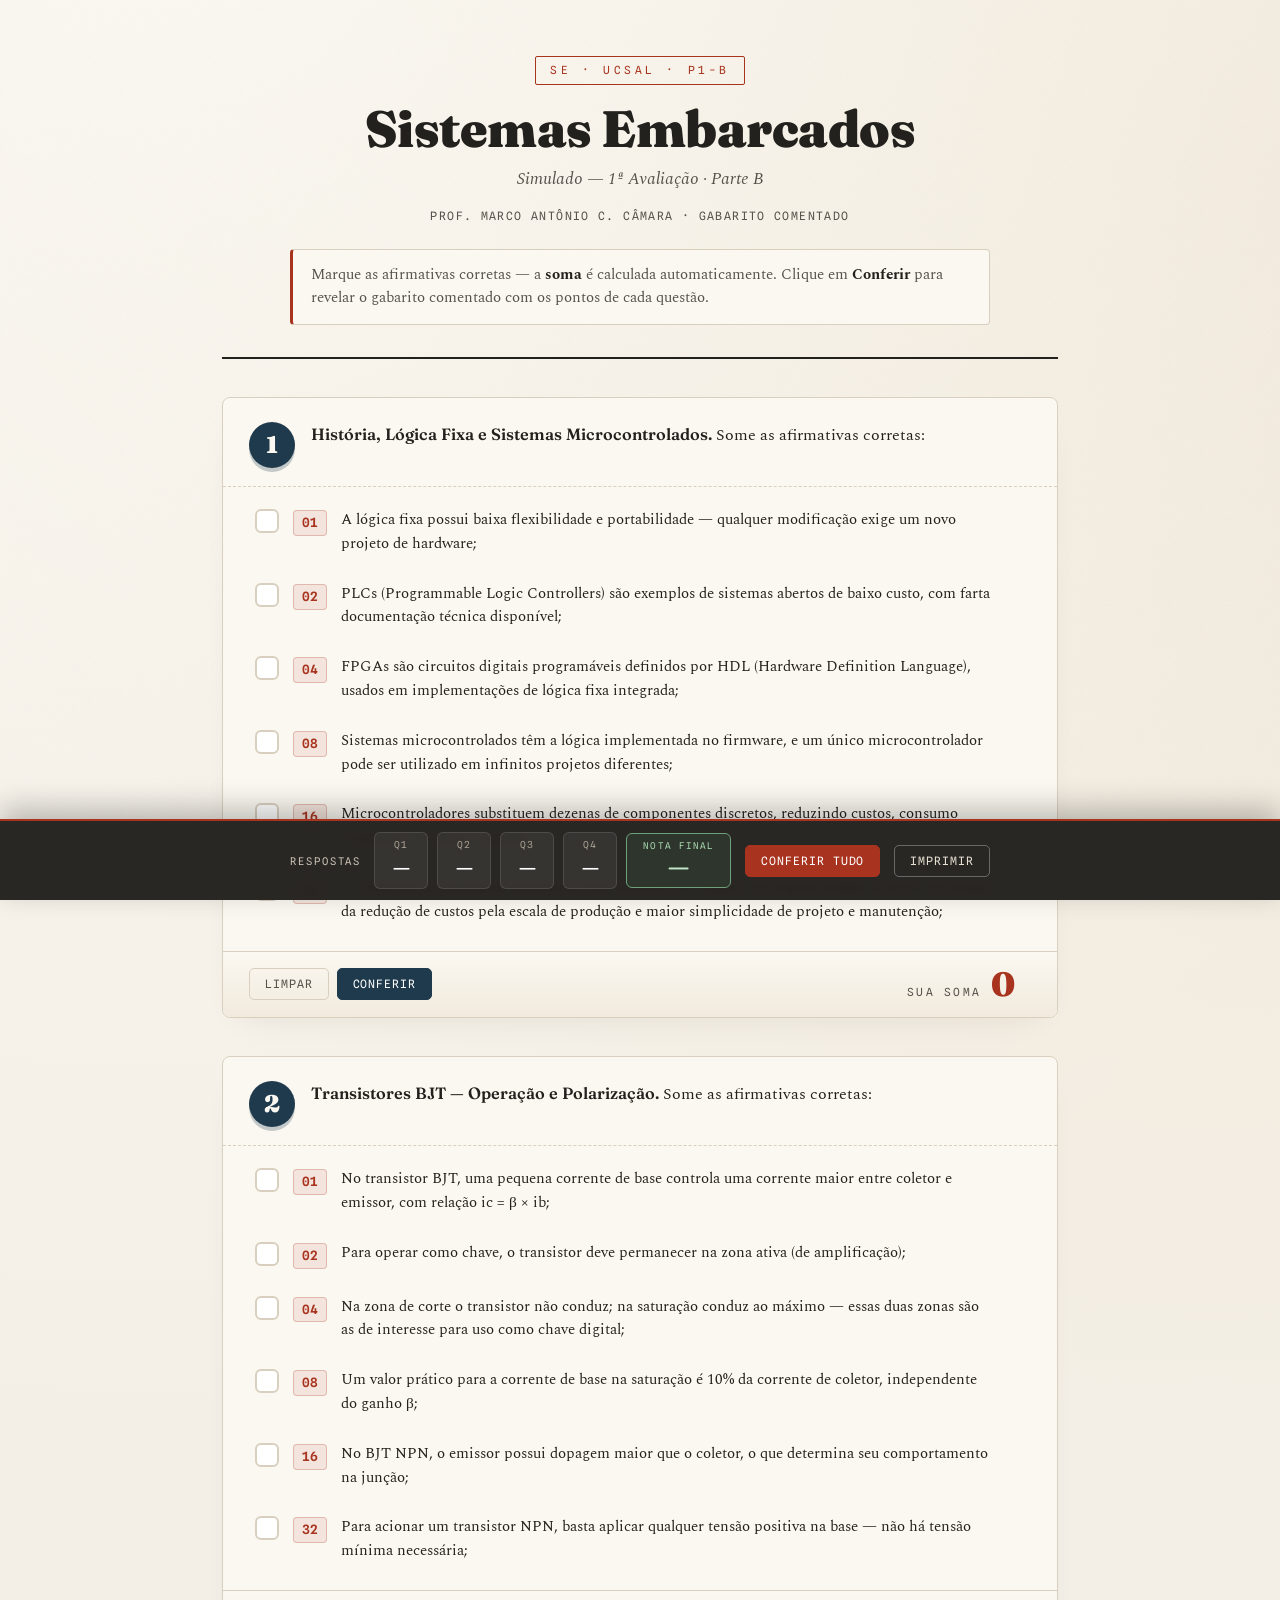
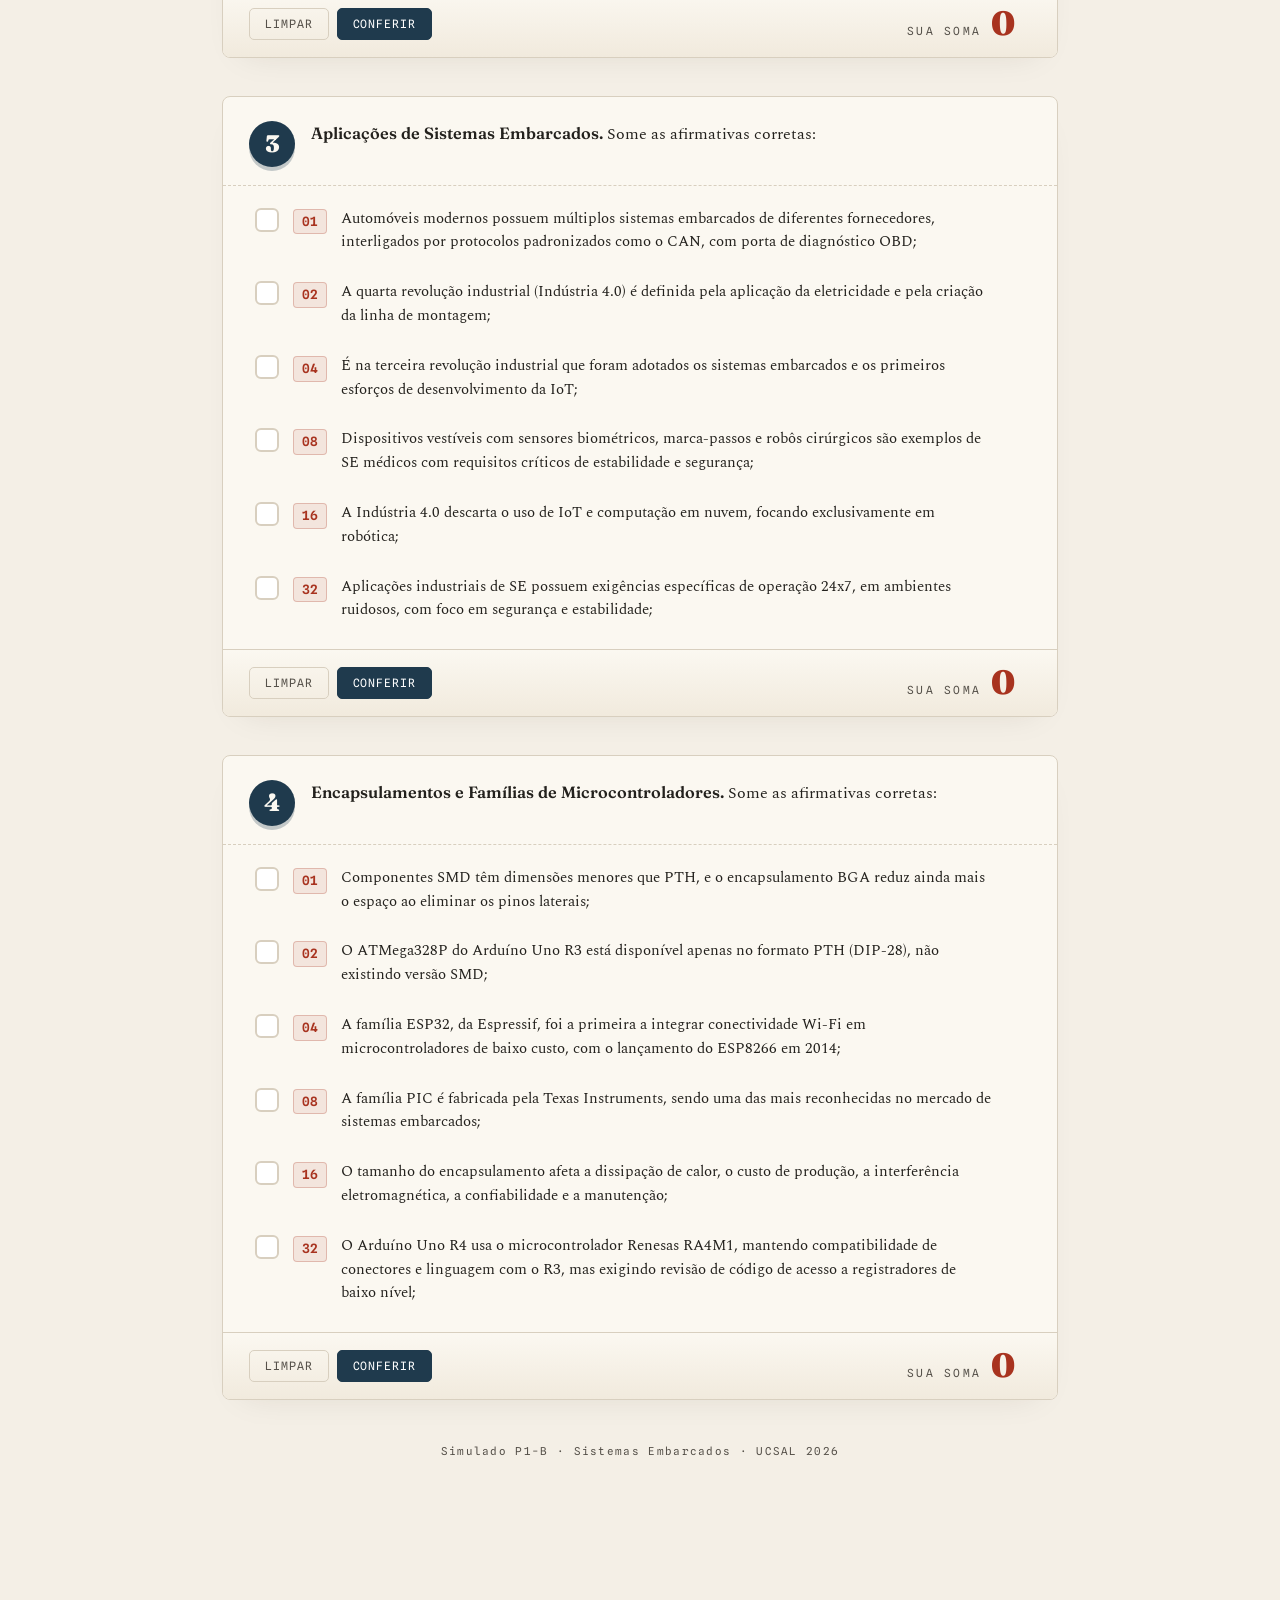
<file: simulado_p1b.html>
<!DOCTYPE html>
<html lang="pt-BR">
<head>
<meta charset="UTF-8">
<meta name="viewport" content="width=device-width, initial-scale=1.0">
<title>Simulado P1-B · Sistemas Embarcados</title>
<link rel="preconnect" href="https://fonts.googleapis.com">
<link rel="preconnect" href="https://fonts.gstatic.com" crossorigin>
<link href="https://fonts.googleapis.com/css2?family=Fraunces:opsz,wght@9..144,400;9..144,600;9..144,900&family=Spectral:ital,wght@0,400;0,500;0,600;1,400&family=Spline+Sans+Mono:wght@500;600&display=swap" rel="stylesheet">
<style>
  :root{
    --paper:#f4efe6; --paper-2:#fbf8f1; --ink:#23211d; --ink-soft:#56514a;
    --line:#d8cfbf; --red:#a8331f; --red-soft:#c75a44; --green:#3f6b4a;
    --green-soft:#e4efe2; --accent:#1f3a4d; --amber:#9a6b1e; --shadow:rgba(40,32,20,.13);
  }
  *{box-sizing:border-box;margin:0;padding:0}
  html{scroll-behavior:smooth}
  body{
    font-family:'Spectral',Georgia,serif;
    background:radial-gradient(circle at 12% -5%,#fbf8f1 0%,transparent 45%),
      radial-gradient(circle at 95% 5%,#efe7d8 0%,transparent 40%),var(--paper);
    color:var(--ink);line-height:1.55;padding:0 0 150px;-webkit-font-smoothing:antialiased;
  }
  body::before{content:"";position:fixed;inset:0;pointer-events:none;z-index:0;
    background-image:url("data:image/svg+xml,%3Csvg xmlns='http://www.w3.org/2000/svg' width='120' height='120'%3E%3Cfilter id='n'%3E%3CfeTurbulence type='fractalNoise' baseFrequency='0.9' numOctaves='2'/%3E%3C/filter%3E%3Crect width='100%25' height='100%25' filter='url(%23n)' opacity='0.035'/%3E%3C/svg%3E");opacity:.6}
  .wrap{max-width:880px;margin:0 auto;padding:0 22px;position:relative;z-index:1}
  header{padding:56px 0 32px;text-align:center;border-bottom:2px solid var(--ink)}
  .tag{display:inline-block;font-family:'Spline Sans Mono',monospace;font-size:.7rem;
    letter-spacing:.32em;text-transform:uppercase;color:var(--red);
    border:1.5px solid var(--red);padding:5px 14px;border-radius:2px;margin-bottom:18px}
  header h1{font-family:'Fraunces',serif;font-weight:900;font-size:clamp(2rem,5.5vw,3.2rem);
    line-height:1.02;letter-spacing:-.01em}
  header .sub{font-style:italic;color:var(--ink-soft);margin-top:10px;font-size:1.05rem}
  header .meta{font-family:'Spline Sans Mono',monospace;font-size:.72rem;letter-spacing:.12em;
    text-transform:uppercase;color:var(--ink-soft);margin-top:16px}
  .rules{margin:24px auto 0;max-width:700px;font-size:.92rem;color:var(--ink-soft);
    background:var(--paper-2);border:1px solid var(--line);border-left:3px solid var(--red);
    padding:14px 18px;border-radius:4px;text-align:left}
  .rules b{color:var(--ink)}
  .q{margin-top:38px;background:var(--paper-2);border:1px solid var(--line);
    border-radius:8px;box-shadow:0 14px 34px -22px var(--shadow);overflow:hidden}
  .q-head{display:flex;gap:16px;align-items:flex-start;padding:24px 26px 18px;
    border-bottom:1px dashed var(--line)}
  .q-num{flex:0 0 auto;font-family:'Fraunces',serif;font-weight:900;font-size:1.5rem;
    color:var(--paper-2);background:var(--accent);width:46px;height:46px;border-radius:50%;
    display:grid;place-items:center;line-height:1;box-shadow:0 4px 0 rgba(31,58,77,.25)}
  .q-title{font-size:1.02rem}
  .q-title strong{font-family:'Fraunces',serif;font-weight:600}
  .q-title em{color:var(--accent)}
  ul.opts{list-style:none;padding:8px 18px 14px}
  li.opt{position:relative;border-radius:6px;transition:background .2s}
  li.opt label{display:flex;gap:14px;align-items:flex-start;cursor:pointer;
    padding:13px 14px;border-radius:6px;transition:background .15s}
  li.opt label:hover{background:rgba(31,58,77,.05)}
  .checkbox{flex:0 0 auto;width:24px;height:24px;border:2px solid var(--line);border-radius:6px;
    background:#fff;display:grid;place-items:center;margin-top:1px;transition:.15s}
  .checkbox svg{width:15px;height:15px;stroke:#fff;stroke-width:3.5;fill:none;
    stroke-dasharray:24;stroke-dashoffset:24;transition:stroke-dashoffset .2s}
  input[type=checkbox]{position:absolute;opacity:0;width:0;height:0}
  input:checked + label .checkbox{background:var(--green);border-color:var(--green)}
  input:checked + label .checkbox svg{stroke-dashoffset:0}
  input:focus-visible + label .checkbox{outline:2px solid var(--accent);outline-offset:2px}
  .bit{flex:0 0 auto;font-family:'Spline Sans Mono',monospace;font-weight:600;font-size:.8rem;
    color:var(--red);background:rgba(168,51,31,.09);border:1px solid rgba(168,51,31,.25);
    padding:2px 8px;border-radius:4px;margin-top:2px;min-width:34px;text-align:center}
  input:checked + label .bit{background:var(--red);color:#fff;border-color:var(--red)}
  .opt-txt{font-size:.96rem;color:var(--ink)}
  .expl{display:none;margin:0 14px 10px 52px;font-size:.88rem;color:var(--ink-soft);
    border-left:3px solid var(--line);padding:7px 12px;background:rgba(0,0,0,.018);
    border-radius:0 6px 6px 0}
  .expl .verdict{font-family:'Spline Sans Mono',monospace;font-weight:600;font-size:.7rem;
    letter-spacing:.1em;text-transform:uppercase;margin-right:8px}
  .expl .v-true{color:var(--green)} .expl .v-false{color:var(--red)}
  .revealed .expl{display:block;animation:fade .25s ease}
  @keyframes fade{from{opacity:0;transform:translateY(-3px)}to{opacity:1}}
  .revealed li.opt.should{background:var(--green-soft)}
  .revealed li.opt.shouldnt{background:#f7e9e5}
  .status{font-family:'Spline Sans Mono',monospace;font-size:.68rem;letter-spacing:.06em;
    margin-left:auto;align-self:center;padding:3px 9px;border-radius:20px;white-space:nowrap}
  .st-hit{background:var(--green);color:#fff}
  .st-miss{background:var(--red);color:#fff}
  .st-extra{background:var(--red);color:#fff}
  .st-ok{background:rgba(0,0,0,.06);color:var(--ink-soft)}
  .revealed .checkbox{display:none}
  .q-foot{display:flex;align-items:center;justify-content:space-between;gap:14px;flex-wrap:wrap;
    padding:16px 26px;background:linear-gradient(var(--paper-2),#f1eadd);border-top:1px solid var(--line)}
  .sum-box{display:flex;align-items:baseline;gap:10px}
  .sum-label{font-family:'Spline Sans Mono',monospace;font-size:.7rem;letter-spacing:.2em;
    text-transform:uppercase;color:var(--ink-soft)}
  .sum-val{font-family:'Fraunces',serif;font-weight:900;font-size:2.1rem;color:var(--red);
    line-height:1;min-width:40px}
  .correct-sum{display:none;font-family:'Spline Sans Mono',monospace;font-size:.78rem;
    color:var(--ink-soft);align-self:center}
  .correct-sum b{font-family:'Fraunces',serif;font-size:1.15rem;color:var(--green)}
  .correct-sum.bad b{color:var(--red)}
  .revealed .correct-sum{display:inline}
  .score-box{display:none;align-items:baseline;gap:8px}
  .score-label{font-family:'Spline Sans Mono',monospace;font-size:.68rem;letter-spacing:.18em;text-transform:uppercase;color:var(--ink-soft)}
  .score-val{font-family:'Fraunces',serif;font-weight:900;font-size:1.8rem;line-height:1;color:var(--green)}
  .score-val.bad{color:var(--red)}
  .score-max{font-family:'Spline Sans Mono',monospace;font-size:.76rem;color:var(--ink-soft);align-self:flex-end;padding-bottom:3px}
  .revealed .score-box{display:flex}
  .grade-cell{display:flex;flex-direction:column;align-items:center;background:rgba(63,107,74,.22);border:1.5px solid #6fa07c;border-radius:6px;padding:5px 16px;min-width:90px}
  .grade-cell .g-lbl{font-family:'Spline Sans Mono',monospace;font-size:.58rem;letter-spacing:.12em;text-transform:uppercase;color:#a8d8b0}
  .grade-cell .g-val{font-family:'Fraunces',serif;font-weight:900;font-size:1.5rem;color:#bfe6c8;line-height:1.2}
  .grade-cell .g-sub{font-family:'Spline Sans Mono',monospace;font-size:.58rem;color:#6fa07c;letter-spacing:.06em}
  .foot-btns{display:flex;gap:8px}
  .btn{font-family:'Spline Sans Mono',monospace;font-size:.72rem;letter-spacing:.08em;
    text-transform:uppercase;padding:8px 15px;border-radius:5px;cursor:pointer;border:1.5px solid;transition:.15s}
  .clearbtn{background:none;border-color:var(--line);color:var(--ink-soft)}
  .clearbtn:hover{border-color:var(--red);color:var(--red)}
  .checkbtn{background:var(--accent);border-color:var(--accent);color:#fff}
  .checkbtn:hover{background:#16384c}
  .sheet{position:fixed;left:0;right:0;bottom:0;z-index:20;background:rgba(35,33,29,.97);
    backdrop-filter:blur(8px);color:var(--paper);border-top:2px solid var(--red);
    box-shadow:0 -10px 30px rgba(0,0,0,.25)}
  .sheet-inner{max-width:880px;margin:0 auto;padding:11px 22px;display:flex;align-items:center;
    gap:9px;flex-wrap:wrap;justify-content:center}
  .sheet-title{font-family:'Spline Sans Mono',monospace;font-size:.66rem;letter-spacing:.18em;
    text-transform:uppercase;color:#c9c0b3;margin-right:4px}
  .cell{display:flex;flex-direction:column;align-items:center;background:rgba(255,255,255,.06);
    border:1px solid rgba(255,255,255,.12);border-radius:6px;padding:5px 12px;min-width:54px}
  .cell .c-q{font-family:'Spline Sans Mono',monospace;font-size:.6rem;letter-spacing:.1em;color:#a89e8f}
  .cell .c-v{font-family:'Fraunces',serif;font-weight:900;font-size:1.2rem;color:#fff}
  .cell.filled{background:rgba(168,51,31,.22);border-color:var(--red-soft)}
  .cell.filled .c-v{color:#ffb9a8}
  .cell.match{background:rgba(63,107,74,.32);border-color:#6fa07c}
  .cell.match .c-v{color:#bfe6c8}
  .sheet .btn{margin-left:5px}
  .revealbtn{background:var(--red);border-color:var(--red);color:#fff}
  .revealbtn:hover{background:var(--red-soft)}
  .printbtn{background:none;border-color:rgba(255,255,255,.3);color:#e9e2d4}
  .printbtn:hover{border-color:#fff}
  footer{text-align:center;margin-top:44px;font-family:'Spline Sans Mono',monospace;
    font-size:.68rem;letter-spacing:.12em;color:var(--ink-soft)}
  @media print{body{background:#fff;padding-bottom:0}.sheet,.foot-btns,.tag{display:none}
    .q{box-shadow:none;break-inside:avoid}.revealed .checkbox{display:grid}}
  @media(max-width:560px){.sum-val{font-size:1.7rem}.status{margin-left:0}}
</style>
</head>
<body>
<div class="wrap">
  <header>
    <span class="tag">SE · UCSAL · P1-B</span>
    <h1>Sistemas Embarcados</h1>
    <p class="sub">Simulado — 1ª Avaliação · Parte B</p>
    <p class="meta">Prof. Marco Antônio C. Câmara · Gabarito comentado</p>
    <div class="rules">
      Marque as afirmativas corretas — a <b>soma</b> é calculada automaticamente. Clique em <b>Conferir</b> para revelar o gabarito comentado com os pontos de cada questão.
    </div>
  </header>
  <main id="exam"></main>
  <footer>Simulado P1-B · Sistemas Embarcados · UCSAL 2026</footer>
</div>
<div class="sheet">
  <div class="sheet-inner" id="sheet">
    <span class="sheet-title">Respostas</span>
    <button class="btn revealbtn" id="revealAll">Conferir tudo</button>
    <button class="btn printbtn" onclick="window.print()">Imprimir</button>
  </div>
</div>
<script>
const QUESTIONS = [
  { n:1,
    title:'<strong>História, Lógica Fixa e Sistemas Microcontrolados.</strong> Some as afirmativas corretas:',
    opts:[
      [1,'A lógica fixa possui baixa flexibilidade e portabilidade — qualquer modificação exige um novo projeto de hardware;',true,'Correto — o slide lista como ponto negativo: "Baixa flexibilidade e portabilidade; Complexidade gera custos elevados; Projeto, Implementação e Manutenção. Tipicamente tem dimensões maiores".'],
      [2,'PLCs (Programmable Logic Controllers) são exemplos de sistemas abertos de baixo custo, com farta documentação técnica disponível;',false,'Incorreto — o slide descreve PLCs como "Tecnologia proprietária, e largamente utilizada em projetos de automação". São sistemas abertos o movimento mais recente (OpenPLC, microcontroladores de baixo custo etc.).'],
      [4,'FPGAs são circuitos digitais programáveis definidos por HDL (Hardware Definition Language), usados em implementações de lógica fixa integrada;',true,'Correto — o slide descreve: "Pode utilizar inclusive circuitos digitais programáveis, como os FPGA (Field Programmable Gate Array), definidos por HDL (Hardware Definition Language)".'],
      [8,'Sistemas microcontrolados têm a lógica implementada no firmware, e um único microcontrolador pode ser utilizado em infinitos projetos diferentes;',true,'Correto — o slide afirma: "Lógica implementada no firmware; Um único microcontrolador admite infinitos projetos".'],
      [16,'Microcontroladores substituem dezenas de componentes discretos, reduzindo custos, consumo energético e espaço ocupado;',true,'Correto — o slide lista: "Microcontroladores substituem dezenas de componentes discretos, reduzindo custos; Também há redução de consumo energético e espaço ocupado".'],
      [32,'A transição de autômatos mecânicos para eletrônicos e depois microprocessados ocorreu em função da redução de custos pela escala de produção e maior simplicidade de projeto e manutenção;',true,'Correto — o slide afirma: "Redução de custos pela escala de produção; Maior simplicidade de projeto, fabricação e manutenção".']
    ]},
  { n:2,
    title:'<strong>Transistores BJT — Operação e Polarização.</strong> Some as afirmativas corretas:',
    opts:[
      [1,'No transistor BJT, uma pequena corrente de base controla uma corrente maior entre coletor e emissor, com relação ic = β × ib;',true,'Correto — o slide descreve: "ic = x ib (é o ganho do transistor)" e "Uma corrente entre coletor e emissor será controlada pela corrente de base".'],
      [2,'Para operar como chave, o transistor deve permanecer na zona ativa (de amplificação);',false,'Incorreto — o slide é explícito: "Para operar como chave, nos interessa as zonas de corte e saturação". A zona ativa é usada para amplificação, não para chaveamento.'],
      [4,'Na zona de corte o transistor não conduz; na saturação conduz ao máximo — essas duas zonas são as de interesse para uso como chave digital;',true,'Correto — o slide lista as três zonas (Corte, Ativa, Saturação) e afirma: "Para operar como chave, nos interessa as zonas de corte e saturação".'],
      [8,'Um valor prático para a corrente de base na saturação é 10% da corrente de coletor, independente do ganho β;',true,'Correto — o slide afirma: "Valor prático para ib é 10% de ic para operar na zona de saturação independente de β".'],
      [16,'No BJT NPN, o emissor possui dopagem maior que o coletor, o que determina seu comportamento na junção;',true,'Correto — o slide descreve: "O emissor tem uma dopagem maior. Com isso, a camada de depleção entre base e emissor libera elétrons em excesso".'],
      [32,'Para acionar um transistor NPN, basta aplicar qualquer tensão positiva na base — não há tensão mínima necessária;',false,'Incorreto — o slide afirma: "V > 0,7V" é necessário entre base e emissor para fazer circular corrente e acionar o transistor (barreira da junção B-E).']
    ]},
  { n:3,
    title:'<strong>Aplicações de Sistemas Embarcados.</strong> Some as afirmativas corretas:',
    opts:[
      [1,'Automóveis modernos possuem múltiplos sistemas embarcados de diferentes fornecedores, interligados por protocolos padronizados como o CAN, com porta de diagnóstico OBD;',true,'Correto — o slide descreve: "Tipicamente são múltiplos sistemas de diferentes fornecedores, interligados. Protocolo CAN, porta OBD…"'],
      [2,'A quarta revolução industrial (Indústria 4.0) é definida pela aplicação da eletricidade e pela criação da linha de montagem;',false,'Incorreto — isso descreve a segunda revolução industrial. A Indústria 4.0 tem como destaques: "CPS, AI, ML, Big Data e a Robótica".'],
      [4,'É na terceira revolução industrial que foram adotados os sistemas embarcados e os primeiros esforços de desenvolvimento da IoT;',true,'Correto — o slide afirma: "É na terceira, do final do século 20, que foram adotados os Sistemas embarcados, inclusive com os primeiros esforços de desenvolvimento da Internet das Coisas (IoT)".'],
      [8,'Dispositivos vestíveis com sensores biométricos, marca-passos e robôs cirúrgicos são exemplos de SE médicos com requisitos críticos de estabilidade e segurança;',true,'Correto — o slide lista: "Dispositivos vestíveis com sensores biométricos; Alguns sistemas podem gerar sinais vitais (marca-passo), funcionar como próteses, robôs cirúrgicos etc; Requisitos críticos de estabilidade e segurança".'],
      [16,'A Indústria 4.0 descarta o uso de IoT e computação em nuvem, focando exclusivamente em robótica;',false,'Incorreto — o slide afirma o contrário: "A Indústria 4.0 obviamente considera a evolução do IoT, inclusive integrada à Computação em Nuvem".'],
      [32,'Aplicações industriais de SE possuem exigências específicas de operação 24x7, em ambientes ruidosos, com foco em segurança e estabilidade;',true,'Correto — o slide afirma: "Aplicações Industriais possuem exigências específicas quanto à operação 24x7, em ambientes ruidosos, segurança e estabilidade".']
    ]},
  { n:4,
    title:'<strong>Encapsulamentos e Famílias de Microcontroladores.</strong> Some as afirmativas corretas:',
    opts:[
      [1,'Componentes SMD têm dimensões menores que PTH, e o encapsulamento BGA reduz ainda mais o espaço ao eliminar os pinos laterais;',true,'Correto — o slide descreve: "Tamanho dos componentes SMD é muito menor, especialmente com encapsulamento BGA (Ball Grid Array) pela redução do espaço ocupado pelos pinos".'],
      [2,'O ATMega328P do Arduíno Uno R3 está disponível apenas no formato PTH (DIP-28), não existindo versão SMD;',false,'Incorreto — o slide afirma: "está disponível nos formatos PTH (figura) e SMD".'],
      [4,'A família ESP32, da Espressif, foi a primeira a integrar conectividade Wi-Fi em microcontroladores de baixo custo, com o lançamento do ESP8266 em 2014;',true,'Correto — o slide descreve: "O primeiro produto, o ESP8266, surgiu em 2014, trazendo pela primeira vez a conectividade Wi-Fi para microcontroladores".'],
      [8,'A família PIC é fabricada pela Texas Instruments, sendo uma das mais reconhecidas no mercado de sistemas embarcados;',false,'Incorreto — o slide afirma: "Fabricados pela Microchip, a família de microcontroladores PIC… é uma das mais reconhecidas no mercado de Sistemas Embarcados".'],
      [16,'O tamanho do encapsulamento afeta a dissipação de calor, o custo de produção, a interferência eletromagnética, a confiabilidade e a manutenção;',true,'Correto — o slide lista exatamente esses cinco fatores: "Dissipação de calor; Custo de Produção; Interferência; Confiabilidade; Manutenção".'],
      [32,'O Arduíno Uno R4 usa o microcontrolador Renesas RA4M1, mantendo compatibilidade de conectores e linguagem com o R3, mas exigindo revisão de código de acesso a registradores de baixo nível;',true,'Correto — o slide afirma: "utiliza um outro microcontrolador, de outro fabricante: o Renesas RA4M1"; "compatibilidade básica foi mantida"; "o acesso a recursos de baixo nível exige revisão de projetos feitos para a versão 3".']
    ]}
];

const CHECK='<svg viewBox="0 0 24 24"><polyline points="4 13 9 18 20 6"/></svg>';
const STORE='se_sim_p1b_v1';
const N_Q=QUESTIONS.length;
const Q_VAL=10/N_Q;
let saved={}; try{saved=JSON.parse(localStorage.getItem(STORE)||'{}')}catch(e){saved={}}
const exam=document.getElementById('exam');
const correctSum={};

QUESTIONS.forEach(q=>{
  const card=document.createElement('section'); card.className='q'; card.id='q'+q.n;
  let cs=0; q.opts.forEach(o=>{ if(o[2]) cs+=o[0]; }); correctSum[q.n]=cs;
  let optsHTML='';
  q.opts.forEach(o=>{
    const [bit,txt,ok,expl]=o; const id=`q${q.n}_${bit}`;
    const chk=(saved['q'+q.n]||[]).includes(bit)?'checked':'';
    optsHTML+=`
      <li class="opt" id="opt_${id}">
        <input type="checkbox" id="${id}" data-q="${q.n}" data-bit="${bit}" data-ok="${ok?1:0}" ${chk}>
        <label for="${id}">
          <span class="checkbox">${CHECK}</span>
          <span class="bit">${String(bit).padStart(2,'0')}</span>
          <span class="opt-txt">${txt}</span>
          <span class="status" id="stat_${id}"></span>
        </label>
        <div class="expl">
          <span class="verdict ${ok?'v-true':'v-false'}">${ok?'Correta · soma':'Incorreta · não soma'}</span>
          <div style="margin-top:5px">${expl}</div>
        </div>
      </li>`;
  });
  card.innerHTML=`
    <div class="q-head"><div class="q-num">${q.n}</div><div class="q-title">${q.title}</div></div>
    <ul class="opts">${optsHTML}</ul>
    <div class="q-foot">
      <div class="foot-btns">
        <button class="btn clearbtn" data-clear="${q.n}">Limpar</button>
        <button class="btn checkbtn" data-check="${q.n}">Conferir</button>
      </div>
      <div class="sum-box">
        <span class="sum-label">Sua soma</span>
        <span class="sum-val" id="sum${q.n}">0</span>
        <span class="correct-sum" id="csum${q.n}"></span>
      </div>
      <div class="score-box">
        <span class="score-label">Pontos</span>
        <span class="score-val" id="sv${q.n}">—</span>
        <span class="score-max">/ ${Q_VAL.toFixed(2)}</span>
      </div>
    </div>`;
  exam.appendChild(card);
});

const sheet=document.getElementById('sheet');
const firstBtn=document.getElementById('revealAll');
QUESTIONS.forEach(q=>{
  const c=document.createElement('div'); c.className='cell'; c.id='cell'+q.n;
  c.innerHTML=`<span class="c-q">Q${q.n}</span><span class="c-v" id="cv${q.n}">—</span>`;
  sheet.insertBefore(c,firstBtn);
});
const gCell=document.createElement('div'); gCell.className='grade-cell'; gCell.id='gradeCell';
gCell.innerHTML='<span class="g-lbl">Nota Final</span><span class="g-val" id="gradeVal">—</span><span class="g-sub" id="gradeSub"></span>';
sheet.insertBefore(gCell,firstBtn);

function calcQuestionScore(qn){
  const q=QUESTIONS.find(x=>x.n===+qn);
  const nCorrect=q.opts.filter(o=>o[2]).length;
  const perCorrect=Q_VAL/nCorrect;
  let hit=0,extra=0;
  document.querySelectorAll(`input[data-q="${qn}"]`).forEach(b=>{
    if(b.checked&&b.dataset.ok==='1') hit++;
    if(b.checked&&b.dataset.ok==='0') extra++;
  });
  return Math.max(0,hit-extra)*perCorrect;
}

function updateGrade(){
  let total=0,nRevealed=0;
  QUESTIONS.forEach(q=>{
    if(document.getElementById('q'+q.n).classList.contains('revealed')){
      nRevealed++; total+=calcQuestionScore(q.n);
    }
  });
  if(nRevealed===0) return;
  document.getElementById('gradeVal').textContent=total.toFixed(1);
  document.getElementById('gradeSub').textContent=nRevealed===N_Q?'/ 10':'/ 10 (parcial)';
}

function recalc(qn){
  let sum=0; const picked=[];
  document.querySelectorAll(`input[data-q="${qn}"]`).forEach(b=>{
    if(b.checked){sum+=+b.dataset.bit;picked.push(+b.dataset.bit);}});
  document.getElementById('sum'+qn).textContent=sum;
  const cell=document.getElementById('cell'+qn);
  document.getElementById('cv'+qn).textContent=picked.length?sum:'—';
  cell.classList.toggle('filled',picked.length>0);
  saved['q'+qn]=picked; try{localStorage.setItem(STORE,JSON.stringify(saved))}catch(e){}
  if(document.getElementById('q'+qn).classList.contains('revealed')) markCell(qn);
}

function reveal(qn){
  const card=document.getElementById('q'+qn); card.classList.add('revealed');
  document.querySelectorAll(`input[data-q="${qn}"]`).forEach(b=>{
    const id=b.id, ok=b.dataset.ok==='1', li=document.getElementById('opt_'+id),
          st=document.getElementById('stat_'+id);
    li.classList.toggle('should',ok); li.classList.toggle('shouldnt',!ok);
    st.className='status';
    if(ok&&b.checked){st.classList.add('st-hit');st.textContent='✓ acertou';}
    else if(ok&&!b.checked){st.classList.add('st-miss');st.textContent='✗ faltou';}
    else if(!ok&&b.checked){st.classList.add('st-extra');st.textContent='✗ a mais';}
    else{st.classList.add('st-ok');st.textContent='ok';}
  });
  const cs=correctSum[qn], el=document.getElementById('csum'+qn);
  el.innerHTML=`· correta: <b>${cs}</b>`;
  markCell(qn);
  const score=calcQuestionScore(qn);
  const sv=document.getElementById('sv'+qn);
  sv.textContent=score.toFixed(2);
  sv.classList.toggle('bad', score < Q_VAL/2);
  updateGrade();
}

function markCell(qn){
  const userSum=+document.getElementById('sum'+qn).textContent;
  const match=userSum===correctSum[qn];
  document.getElementById('cell'+qn).classList.toggle('match',match);
  document.getElementById('csum'+qn).classList.toggle('bad',!match);
}

document.addEventListener('change',e=>{if(e.target.matches('input[type=checkbox]'))recalc(e.target.dataset.q)});
document.addEventListener('click',e=>{
  if(e.target.matches('[data-clear]')){const qn=e.target.dataset.clear;
    document.querySelectorAll(`input[data-q="${qn}"]`).forEach(b=>b.checked=false);recalc(qn);}
  if(e.target.matches('[data-check]'))reveal(e.target.dataset.check);
  if(e.target.id==='revealAll')QUESTIONS.forEach(q=>reveal(q.n));
});
QUESTIONS.forEach(q=>recalc(q.n));
</script>
</body>
</html>
</file>
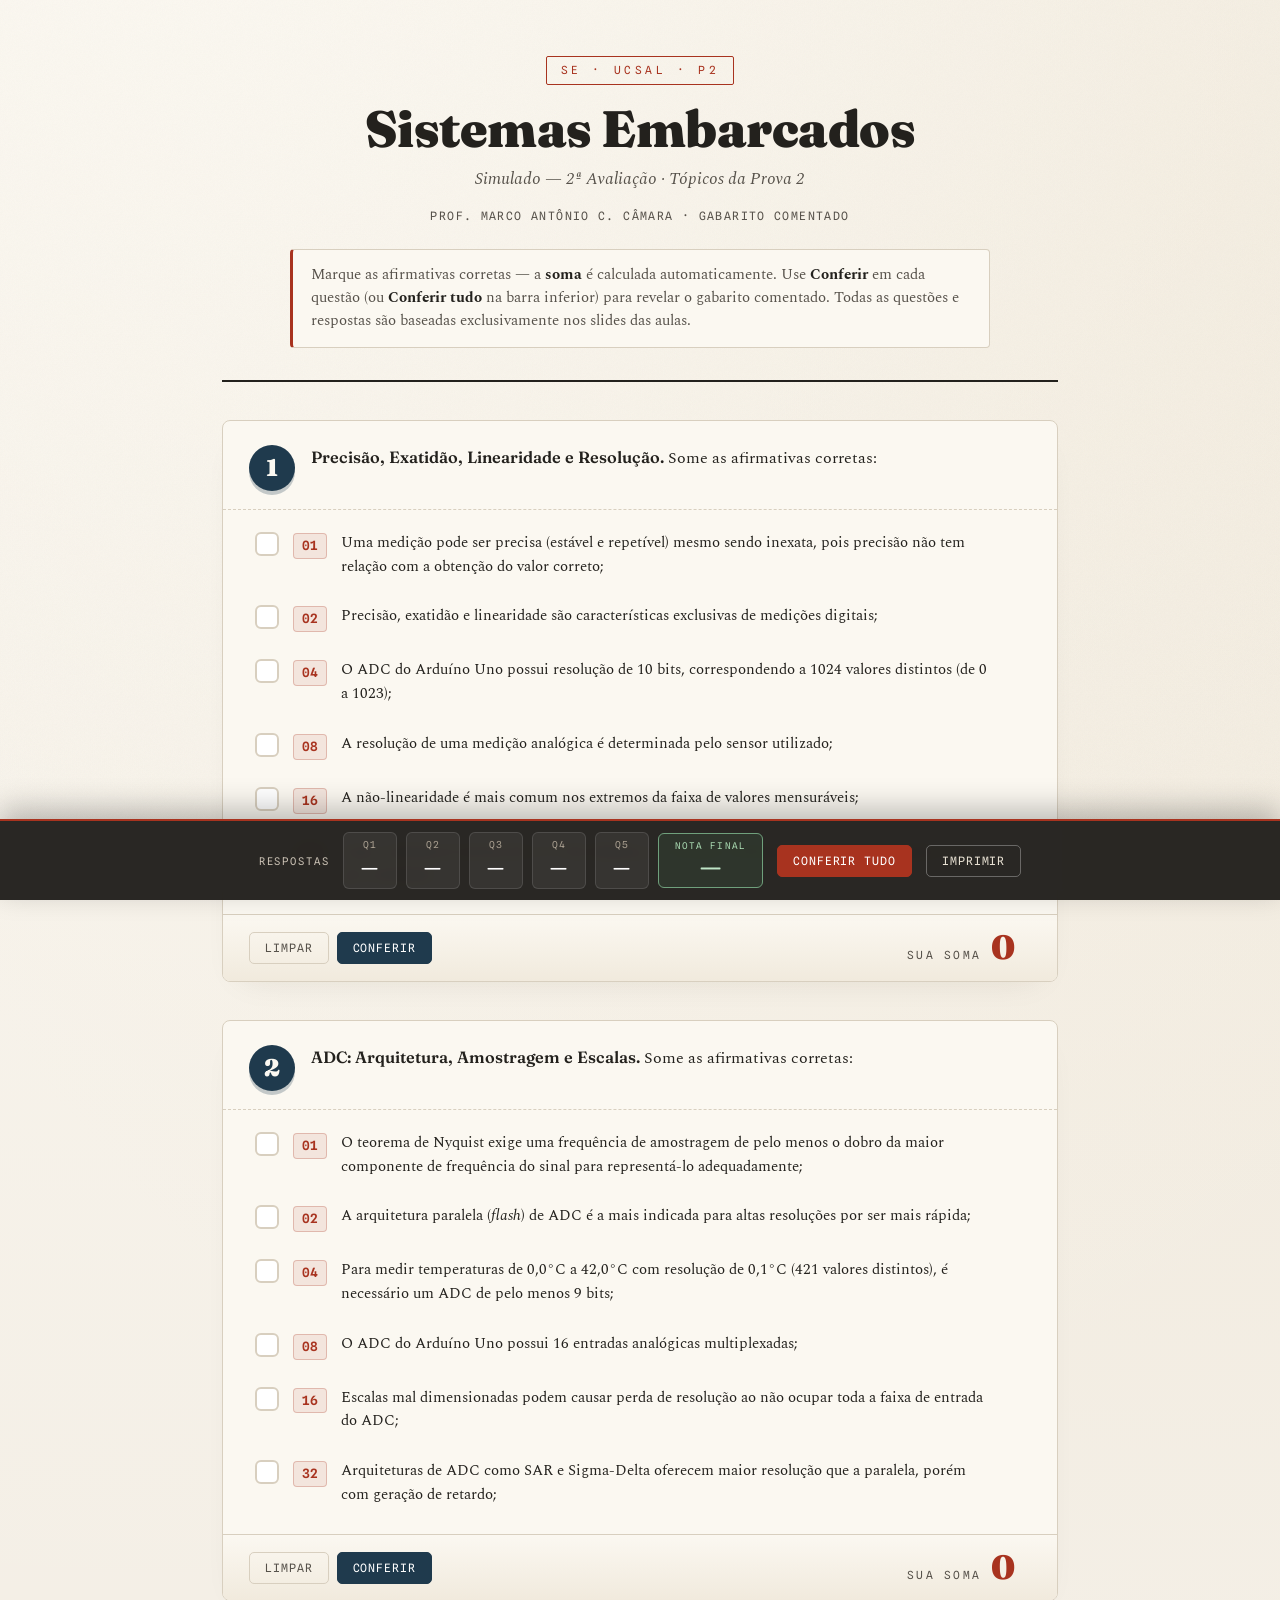
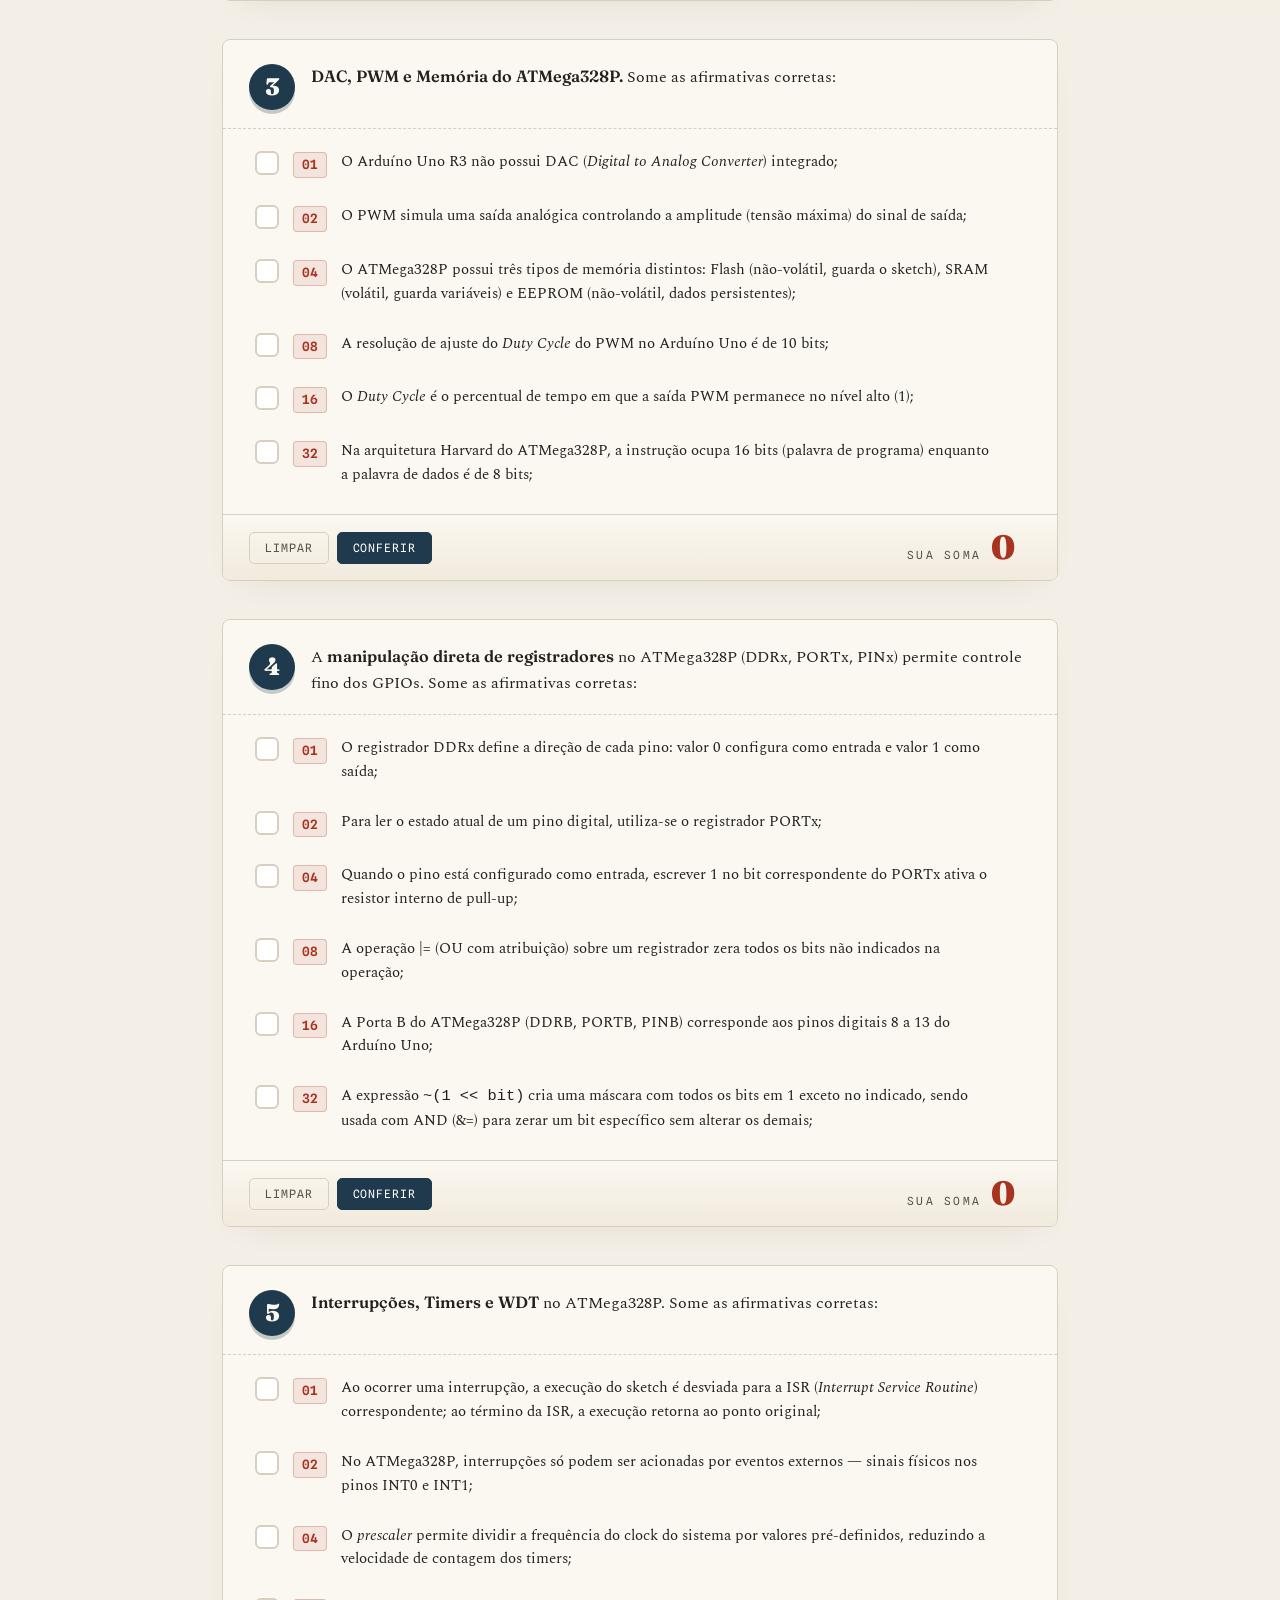
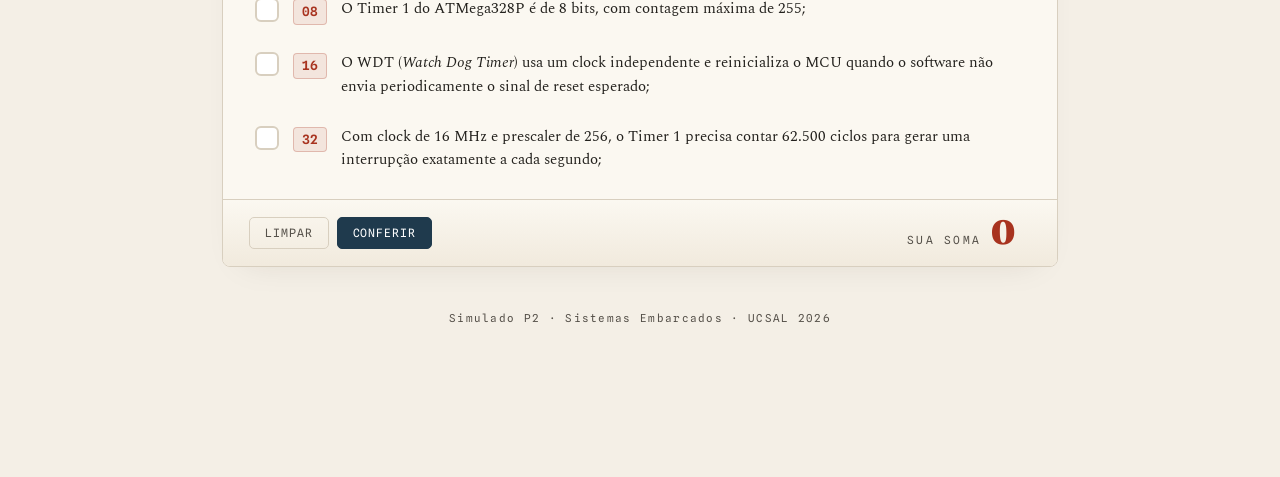
<file: simulado_p2.html>
<!DOCTYPE html>
<html lang="pt-BR">
<head>
<meta charset="UTF-8">
<meta name="viewport" content="width=device-width, initial-scale=1.0">
<title>Simulado P2 · Sistemas Embarcados</title>
<link rel="preconnect" href="https://fonts.googleapis.com">
<link rel="preconnect" href="https://fonts.gstatic.com" crossorigin>
<link href="https://fonts.googleapis.com/css2?family=Fraunces:opsz,wght@9..144,400;9..144,600;9..144,900&family=Spectral:ital,wght@0,400;0,500;0,600;1,400&family=Spline+Sans+Mono:wght@500;600&display=swap" rel="stylesheet">
<style>
  :root{
    --paper:#f4efe6; --paper-2:#fbf8f1; --ink:#23211d; --ink-soft:#56514a;
    --line:#d8cfbf; --red:#a8331f; --red-soft:#c75a44; --green:#3f6b4a;
    --green-soft:#e4efe2; --accent:#1f3a4d; --amber:#9a6b1e; --shadow:rgba(40,32,20,.13);
  }
  *{box-sizing:border-box;margin:0;padding:0}
  html{scroll-behavior:smooth}
  body{
    font-family:'Spectral',Georgia,serif;
    background:radial-gradient(circle at 12% -5%,#fbf8f1 0%,transparent 45%),
      radial-gradient(circle at 95% 5%,#efe7d8 0%,transparent 40%),var(--paper);
    color:var(--ink);line-height:1.55;padding:0 0 150px;-webkit-font-smoothing:antialiased;
  }
  body::before{content:"";position:fixed;inset:0;pointer-events:none;z-index:0;
    background-image:url("data:image/svg+xml,%3Csvg xmlns='http://www.w3.org/2000/svg' width='120' height='120'%3E%3Cfilter id='n'%3E%3CfeTurbulence type='fractalNoise' baseFrequency='0.9' numOctaves='2'/%3E%3C/filter%3E%3Crect width='100%25' height='100%25' filter='url(%23n)' opacity='0.035'/%3E%3C/svg%3E");opacity:.6}
  .wrap{max-width:880px;margin:0 auto;padding:0 22px;position:relative;z-index:1}

  header{padding:56px 0 32px;text-align:center;border-bottom:2px solid var(--ink)}
  .tag{display:inline-block;font-family:'Spline Sans Mono',monospace;font-size:.7rem;
    letter-spacing:.32em;text-transform:uppercase;color:var(--red);
    border:1.5px solid var(--red);padding:5px 14px;border-radius:2px;margin-bottom:18px}
  header h1{font-family:'Fraunces',serif;font-weight:900;font-size:clamp(2rem,5.5vw,3.2rem);
    line-height:1.02;letter-spacing:-.01em}
  header .sub{font-style:italic;color:var(--ink-soft);margin-top:10px;font-size:1.05rem}
  header .meta{font-family:'Spline Sans Mono',monospace;font-size:.72rem;letter-spacing:.12em;
    text-transform:uppercase;color:var(--ink-soft);margin-top:16px}
  .rules{margin:24px auto 0;max-width:700px;font-size:.92rem;color:var(--ink-soft);
    background:var(--paper-2);border:1px solid var(--line);border-left:3px solid var(--red);
    padding:14px 18px;border-radius:4px;text-align:left}
  .rules b{color:var(--ink)}

  .q{margin-top:38px;background:var(--paper-2);border:1px solid var(--line);
    border-radius:8px;box-shadow:0 14px 34px -22px var(--shadow);overflow:hidden}
  .q-head{display:flex;gap:16px;align-items:flex-start;padding:24px 26px 18px;
    border-bottom:1px dashed var(--line)}
  .q-num{flex:0 0 auto;font-family:'Fraunces',serif;font-weight:900;font-size:1.5rem;
    color:var(--paper-2);background:var(--accent);width:46px;height:46px;border-radius:50%;
    display:grid;place-items:center;line-height:1;box-shadow:0 4px 0 rgba(31,58,77,.25)}
  .q-title{font-size:1.02rem}
  .q-title strong{font-family:'Fraunces',serif;font-weight:600}
  .q-title em{color:var(--accent)}

  ul.opts{list-style:none;padding:8px 18px 14px}
  li.opt{position:relative;border-radius:6px;transition:background .2s}
  li.opt label{display:flex;gap:14px;align-items:flex-start;cursor:pointer;
    padding:13px 14px;border-radius:6px;transition:background .15s}
  li.opt label:hover{background:rgba(31,58,77,.05)}
  .checkbox{flex:0 0 auto;width:24px;height:24px;border:2px solid var(--line);border-radius:6px;
    background:#fff;display:grid;place-items:center;margin-top:1px;transition:.15s}
  .checkbox svg{width:15px;height:15px;stroke:#fff;stroke-width:3.5;fill:none;
    stroke-dasharray:24;stroke-dashoffset:24;transition:stroke-dashoffset .2s}
  input[type=checkbox]{position:absolute;opacity:0;width:0;height:0}
  input:checked + label .checkbox{background:var(--green);border-color:var(--green)}
  input:checked + label .checkbox svg{stroke-dashoffset:0}
  input:focus-visible + label .checkbox{outline:2px solid var(--accent);outline-offset:2px}
  .bit{flex:0 0 auto;font-family:'Spline Sans Mono',monospace;font-weight:600;font-size:.8rem;
    color:var(--red);background:rgba(168,51,31,.09);border:1px solid rgba(168,51,31,.25);
    padding:2px 8px;border-radius:4px;margin-top:2px;min-width:34px;text-align:center}
  input:checked + label .bit{background:var(--red);color:#fff;border-color:var(--red)}
  .opt-txt{font-size:.96rem;color:var(--ink)}

  .expl{display:none;margin:0 14px 10px 52px;font-size:.88rem;color:var(--ink-soft);
    border-left:3px solid var(--line);padding:7px 12px;background:rgba(0,0,0,.018);
    border-radius:0 6px 6px 0}
  .expl .verdict{font-family:'Spline Sans Mono',monospace;font-weight:600;font-size:.7rem;
    letter-spacing:.1em;text-transform:uppercase;margin-right:8px}
  .expl .v-true{color:var(--green)} .expl .v-false{color:var(--red)}
  .revealed .expl{display:block;animation:fade .25s ease}
  @keyframes fade{from{opacity:0;transform:translateY(-3px)}to{opacity:1}}
  .revealed li.opt.should{background:var(--green-soft)}
  .revealed li.opt.shouldnt{background:#f7e9e5}
  .status{font-family:'Spline Sans Mono',monospace;font-size:.68rem;letter-spacing:.06em;
    margin-left:auto;align-self:center;padding:3px 9px;border-radius:20px;white-space:nowrap}
  .st-hit{background:var(--green);color:#fff}
  .st-miss{background:var(--red);color:#fff}
  .st-extra{background:var(--red);color:#fff}
  .st-ok{background:rgba(0,0,0,.06);color:var(--ink-soft)}
  .revealed .checkbox{display:none}

  .q-foot{display:flex;align-items:center;justify-content:space-between;gap:14px;flex-wrap:wrap;
    padding:16px 26px;background:linear-gradient(var(--paper-2),#f1eadd);border-top:1px solid var(--line)}
  .sum-box{display:flex;align-items:baseline;gap:10px}
  .sum-label{font-family:'Spline Sans Mono',monospace;font-size:.7rem;letter-spacing:.2em;
    text-transform:uppercase;color:var(--ink-soft)}
  .sum-val{font-family:'Fraunces',serif;font-weight:900;font-size:2.1rem;color:var(--red);
    line-height:1;min-width:40px}
  .correct-sum{display:none;font-family:'Spline Sans Mono',monospace;font-size:.78rem;
    color:var(--ink-soft);align-self:center}
  .correct-sum b{font-family:'Fraunces',serif;font-size:1.15rem;color:var(--green)}
  .correct-sum.bad b{color:var(--red)}
  .revealed .correct-sum{display:inline}
  .score-box{display:none;align-items:baseline;gap:8px}
  .score-label{font-family:'Spline Sans Mono',monospace;font-size:.68rem;letter-spacing:.18em;text-transform:uppercase;color:var(--ink-soft)}
  .score-val{font-family:'Fraunces',serif;font-weight:900;font-size:1.8rem;line-height:1;color:var(--green)}
  .score-val.bad{color:var(--red)}
  .score-max{font-family:'Spline Sans Mono',monospace;font-size:.76rem;color:var(--ink-soft);align-self:flex-end;padding-bottom:3px}
  .revealed .score-box{display:flex}
  .grade-cell{display:flex;flex-direction:column;align-items:center;background:rgba(63,107,74,.22);border:1.5px solid #6fa07c;border-radius:6px;padding:5px 16px;min-width:90px}
  .grade-cell .g-lbl{font-family:'Spline Sans Mono',monospace;font-size:.58rem;letter-spacing:.12em;text-transform:uppercase;color:#a8d8b0}
  .grade-cell .g-val{font-family:'Fraunces',serif;font-weight:900;font-size:1.5rem;color:#bfe6c8;line-height:1.2}
  .grade-cell .g-sub{font-family:'Spline Sans Mono',monospace;font-size:.58rem;color:#6fa07c;letter-spacing:.06em}
  .foot-btns{display:flex;gap:8px}
  .btn{font-family:'Spline Sans Mono',monospace;font-size:.72rem;letter-spacing:.08em;
    text-transform:uppercase;padding:8px 15px;border-radius:5px;cursor:pointer;border:1.5px solid;transition:.15s}
  .clearbtn{background:none;border-color:var(--line);color:var(--ink-soft)}
  .clearbtn:hover{border-color:var(--red);color:var(--red)}
  .checkbtn{background:var(--accent);border-color:var(--accent);color:#fff}
  .checkbtn:hover{background:#16384c}

  .sheet{position:fixed;left:0;right:0;bottom:0;z-index:20;background:rgba(35,33,29,.97);
    backdrop-filter:blur(8px);color:var(--paper);border-top:2px solid var(--red);
    box-shadow:0 -10px 30px rgba(0,0,0,.25)}
  .sheet-inner{max-width:880px;margin:0 auto;padding:11px 22px;display:flex;align-items:center;
    gap:9px;flex-wrap:wrap;justify-content:center}
  .sheet-title{font-family:'Spline Sans Mono',monospace;font-size:.66rem;letter-spacing:.18em;
    text-transform:uppercase;color:#c9c0b3;margin-right:4px}
  .cell{display:flex;flex-direction:column;align-items:center;background:rgba(255,255,255,.06);
    border:1px solid rgba(255,255,255,.12);border-radius:6px;padding:5px 12px;min-width:54px}
  .cell .c-q{font-family:'Spline Sans Mono',monospace;font-size:.6rem;letter-spacing:.1em;color:#a89e8f}
  .cell .c-v{font-family:'Fraunces',serif;font-weight:900;font-size:1.2rem;color:#fff}
  .cell.filled{background:rgba(168,51,31,.22);border-color:var(--red-soft)}
  .cell.filled .c-v{color:#ffb9a8}
  .cell.match{background:rgba(63,107,74,.32);border-color:#6fa07c}
  .cell.match .c-v{color:#bfe6c8}
  .sheet .btn{margin-left:5px}
  .revealbtn{background:var(--red);border-color:var(--red);color:#fff}
  .revealbtn:hover{background:var(--red-soft)}
  .printbtn{background:none;border-color:rgba(255,255,255,.3);color:#e9e2d4}
  .printbtn:hover{border-color:#fff}

  footer{text-align:center;margin-top:44px;font-family:'Spline Sans Mono',monospace;
    font-size:.68rem;letter-spacing:.12em;color:var(--ink-soft)}
  @media print{body{background:#fff;padding-bottom:0}.sheet,.foot-btns,.tag{display:none}
    .q{box-shadow:none;break-inside:avoid}.revealed .checkbox{display:grid}}
  @media(max-width:560px){.sum-val{font-size:1.7rem}.status{margin-left:0}}
</style>
</head>
<body>
<div class="wrap">
  <header>
    <span class="tag">SE · UCSAL · P2</span>
    <h1>Sistemas Embarcados</h1>
    <p class="sub">Simulado — 2ª Avaliação · Tópicos da Prova 2</p>
    <p class="meta">Prof. Marco Antônio C. Câmara · Gabarito comentado</p>
    <div class="rules">
      Marque as afirmativas corretas — a <b>soma</b> é calculada automaticamente. Use <b>Conferir</b> em cada questão (ou <b>Conferir tudo</b> na barra inferior) para revelar o gabarito comentado. Todas as questões e respostas são baseadas exclusivamente nos slides das aulas.
    </div>
  </header>
  <main id="exam"></main>
  <footer>Simulado P2 · Sistemas Embarcados · UCSAL 2026</footer>
</div>

<div class="sheet">
  <div class="sheet-inner" id="sheet">
    <span class="sheet-title">Respostas</span>
    <button class="btn revealbtn" id="revealAll">Conferir tudo</button>
    <button class="btn printbtn" onclick="window.print()">Imprimir</button>
  </div>
</div>

<script>
// opt: [bit, texto, correta(bool), explicação]
const QUESTIONS = [
  { n:1,
    title:'<strong>Precisão, Exatidão, Linearidade e Resolução.</strong> Some as afirmativas corretas:',
    opts:[
      [1,'Uma medição pode ser precisa (estável e repetível) mesmo sendo inexata, pois precisão não tem relação com a obtenção do valor correto;',true,'Correto — o slide afirma: "Precisão não tem relação com a obtenção do valor exato. Se o valor medido for fixo, medições precisas retornarão valores sempre muito próximos". Um instrumento pode errar sempre pelo mesmo valor.'],
      [2,'Precisão, exatidão e linearidade são características exclusivas de medições digitais;',false,'Incorreto — o slide é explícito: "Nenhum destes parâmetros tem relação obrigatória com medições digitais! Qualquer tipo de medida, inclusive com instrumentos analógicos ou manuais, é afetada pela precisão, exatidão e linearidade".'],
      [4,'O ADC do Arduíno Uno possui resolução de 10 bits, correspondendo a 1024 valores distintos (de 0 a 1023);',true,'Correto — o slide afirma: "Arduíno: 10 bits de resolução no ADC"; 2¹⁰ = 1024.'],
      [8,'A resolução de uma medição analógica é determinada pelo sensor utilizado;',false,'Incorreto — o slide é claro: "Quem determina a resolução é o ADC (Conversor Analógico/Digital)". O sensor determina o sinal de entrada, não a resolução da leitura.'],
      [16,'A não-linearidade é mais comum nos extremos da faixa de valores mensuráveis;',true,'Correto — o slide afirma: "É comum encontrar a não-linearidade nos extremos da faixa de valores mensuráveis". Nesses pontos, a relação entre grandeza medida e saída do sensor pode deixar de ser proporcional.'],
      [32,'Com a referência interna de 1,1 V do Arduíno, a resolução melhora para aproximadamente 1 mV por contagem;',true,'Correto — o slide calcula: "Com a referência de 1,1V, teríamos 1mV. Isso implicaria em 4 dígitos, ou 1100 contagens" — melhora em relação aos ~4,89 mV por contagem com referência de 5V.']
    ]},
  { n:2,
    title:'<strong>ADC: Arquitetura, Amostragem e Escalas.</strong> Some as afirmativas corretas:',
    opts:[
      [1,'O teorema de Nyquist exige uma frequência de amostragem de pelo menos o dobro da maior componente de frequência do sinal para representá-lo adequadamente;',true,'Correto — o slide cita: "O teorema de Nyquist diz que... uma frequência de amostragem pelo menos 2 vezes superior à maior componente de frequência do sinal é capaz de representar adequadamente o sinal original".'],
      [2,'A arquitetura paralela (<em>flash</em>) de ADC é a mais indicada para altas resoluções por ser mais rápida;',false,'Incorreto — o slide afirma: "A arquitetura é rápida (tempo real), mas sua complexidade é muito grande para resoluções maiores". Para alta resolução, são usadas arquiteturas Pipeline, SAR e Sigma-Delta.'],
      [4,'Para medir temperaturas de 0,0°C a 42,0°C com resolução de 0,1°C (421 valores distintos), é necessário um ADC de pelo menos 9 bits;',true,'Correto — o slide exemplifica: "421 valores; 2⁹ = 512 → são 9 bits". O 9º bit já cobre os 421 valores necessários.'],
      [8,'O ADC do Arduíno Uno possui 16 entradas analógicas multiplexadas;',false,'Incorreto — o slide descreve "Multiplexação de 8 diferentes entradas analógicas". O Arduíno Uno R3 possui 6 pinos analógicos disponíveis ao usuário (A0–A5).'],
      [16,'Escalas mal dimensionadas podem causar perda de resolução ao não ocupar toda a faixa de entrada do ADC;',true,'Correto — o slide ilustra: um sensor com saída de 0–2,5V conectado a um ADC com entrada de 0–5V resulta em "resolução perdida", pois apenas metade da escala é utilizada.'],
      [32,'Arquiteturas de ADC como SAR e Sigma-Delta oferecem maior resolução que a paralela, porém com geração de retardo;',true,'Correto — o slide afirma: "Outras arquiteturas são mais adequadas para resoluções mais altas: Pipeline, SAR, Sigma-Delta. Estas arquiteturas geram retardo".']
    ]},
  { n:3,
    title:'<strong>DAC, PWM e Memória do ATMega328P.</strong> Some as afirmativas corretas:',
    opts:[
      [1,'O Arduíno Uno R3 não possui DAC (<em>Digital to Analog Converter</em>) integrado;',true,'Correto — o slide afirma diretamente: "O Arduíno Uno não possui DAC integrado".'],
      [2,'O PWM simula uma saída analógica controlando a amplitude (tensão máxima) do sinal de saída;',false,'Incorreto — o PWM controla o "percentual de tempo da saída no nível 1" (Duty Cycle). A tensão permanece digital (0V ou 5V); "o efeito analógico vem da tensão média na saída", não da amplitude.'],
      [4,'O ATMega328P possui três tipos de memória distintos: Flash (não-volátil, guarda o sketch), SRAM (volátil, guarda variáveis) e EEPROM (não-volátil, dados persistentes);',true,'Correto — o slide confirma: "São 3 tipos de memória diferentes; O ATMega328P possui 3 tipos diferentes de memória (Flash, SRAM e EEPROM)".'],
      [8,'A resolução de ajuste do <em>Duty Cycle</em> do PWM no Arduíno Uno é de 10 bits;',false,'Incorreto — o slide afirma: "Resolução para ajuste do Duty Cycle: 8 bits". O ADC é que tem 10 bits; o PWM usa 8 bits.'],
      [16,'O <em>Duty Cycle</em> é o percentual de tempo em que a saída PWM permanece no nível alto (1);',true,'Correto — o slide define: "Microcontrolador controla o percentual de tempo da saída no nível 1; O percentual é chamado de ciclo de trabalho, ou Duty Cycle".'],
      [32,'Na arquitetura Harvard do ATMega328P, a instrução ocupa 16 bits (palavra de programa) enquanto a palavra de dados é de 8 bits;',true,'Correto — o slide confirma: "Tamanho que contém uma instrução (16 bits) pode ser diferente da palavra de dados (8 bits)". Isso é uma característica distintiva da arquitetura Harvard.']
    ]},
  { n:4,
    title:'A <strong>manipulação direta de registradores</strong> no ATMega328P (DDRx, PORTx, PINx) permite controle fino dos GPIOs. Some as afirmativas corretas:',
    opts:[
      [1,'O registrador DDRx define a direção de cada pino: valor 0 configura como entrada e valor 1 como saída;',true,'Correto — o slide afirma: "O registrador DDR determina quais são os pinos que serão utilizados como entrada (valor 0) ou saída (valor 1)".'],
      [2,'Para ler o estado atual de um pino digital, utiliza-se o registrador PORTx;',false,'Incorreto — PORTx é usado para ESCRITA (e ativação do pull-up). Para LEITURA usa-se o PINx. Confundir os dois produz comportamento completamente errado, e o código compila sem erro algum.'],
      [4,'Quando o pino está configurado como entrada, escrever 1 no bit correspondente do PORTx ativa o resistor interno de pull-up;',true,'Correto — o slide descreve: "O registrador PORT determina, no caso de entrada, habilita o resistor interno de PullUp (1), ou desabilita (0)".'],
      [8,'A operação |= (OU com atribuição) sobre um registrador zera todos os bits não indicados na operação;',false,'Incorreto — |= apenas ATIVA os bits indicados, SEM alterar os demais. Zerar bits não mencionados é o que acontece com atribuição direta (ex.: PORTD = 0b00100000). Por isso, |= é preferida para modificar bits individualmente.'],
      [16,'A Porta B do ATMega328P (DDRB, PORTB, PINB) corresponde aos pinos digitais 8 a 13 do Arduíno Uno;',true,'Correto — as aulas confirmam: "Porta B (DDRB, PORTB, PINB): pinos digitais 8 a 13".'],
      [32,'A expressão <code>~(1 &lt;&lt; bit)</code> cria uma máscara com todos os bits em 1 exceto no indicado, sendo usada com AND (&amp;=) para zerar um bit específico sem alterar os demais;',true,'Correto — essa é a operação de clear/reset de bit: DDRD = ~(1 &lt;&lt; pinoLed) &amp; DDRD. O NOT (~) inverte o 1 solitário para 0, com todos os outros bits em 1; o AND preserva os demais e zera apenas o alvo.']
    ]},
  { n:5,
    title:'<strong>Interrupções, Timers e WDT</strong> no ATMega328P. Some as afirmativas corretas:',
    opts:[
      [1,'Ao ocorrer uma interrupção, a execução do sketch é desviada para a ISR (<em>Interrupt Service Routine</em>) correspondente; ao término da ISR, a execução retorna ao ponto original;',true,'Correto — o slide descreve: "Provocam o desvio de execução do sketch para uma Interrupt Service Routine (ISR) específica. Ao término da ISR, a execução retorna ao ponto original".'],
      [2,'No ATMega328P, interrupções só podem ser acionadas por eventos externos — sinais físicos nos pinos INT0 e INT1;',false,'Incorreto — o slide afirma: "Podem ser acionadas por eventos internos (ex. timers) ou externos (ex. sinais elétricos)". Há diversas fontes de interrupção interna, incluindo os três timers.'],
      [4,'O <em>prescaler</em> permite dividir a frequência do clock do sistema por valores pré-definidos, reduzindo a velocidade de contagem dos timers;',true,'Correto — o slide descreve: "O clock pode ser dividido por valores pré-definidos (prescaler)". Isso permite adaptar a taxa de contagem do timer ao período desejado.'],
      [8,'O Timer 1 do ATMega328P é de 8 bits, com contagem máxima de 255;',false,'Incorreto — o Timer 1 é de 16 bits (contagem de 0 a 65.535). Os Timers 0 e 2 é que são de 8 bits (0 a 255). O slide apresenta a tabela com essa distinção.'],
      [16,'O WDT (<em>Watch Dog Timer</em>) usa um clock independente e reinicializa o MCU quando o software não envia periodicamente o sinal de reset esperado;',true,'Correto — o slide descreve: "Contador baseado em clock independente; Ao atingir contagem determinada, envia sinal de RESET ao MCU; MCU evita o RESET enviando ele mesmo um sinal de RESET para o WDT. Diante da eventual falha (travamento), o WDT reinicializa o MCU".'],
      [32,'Com clock de 16 MHz e prescaler de 256, o Timer 1 precisa contar 62.500 ciclos para gerar uma interrupção exatamente a cada segundo;',true,'Correto — o slide calcula: "16.000.000 / 256 = 62.500 ⇒ válido (escolhido)!". Prescaler = 256; o registrador comparador é carregado com 62.500.']
    ]}
];

const CHECK='<svg viewBox="0 0 24 24"><polyline points="4 13 9 18 20 6"/></svg>';
const STORE='se_sim_p2_v1';
const N_Q=QUESTIONS.length;
const Q_VAL=10/N_Q;
let saved={}; try{saved=JSON.parse(localStorage.getItem(STORE)||'{}')}catch(e){saved={}}
const exam=document.getElementById('exam');
const correctSum={};

QUESTIONS.forEach(q=>{
  const card=document.createElement('section'); card.className='q'; card.id='q'+q.n;
  let cs=0; q.opts.forEach(o=>{ if(o[2]) cs+=o[0]; }); correctSum[q.n]=cs;
  let optsHTML='';
  q.opts.forEach(o=>{
    const [bit,txt,ok,expl]=o; const id=`q${q.n}_${bit}`;
    const chk=(saved['q'+q.n]||[]).includes(bit)?'checked':'';
    optsHTML+=`
      <li class="opt" id="opt_${id}">
        <input type="checkbox" id="${id}" data-q="${q.n}" data-bit="${bit}" data-ok="${ok?1:0}" ${chk}>
        <label for="${id}">
          <span class="checkbox">${CHECK}</span>
          <span class="bit">${String(bit).padStart(2,'0')}</span>
          <span class="opt-txt">${txt}</span>
          <span class="status" id="stat_${id}"></span>
        </label>
        <div class="expl">
          <span class="verdict ${ok?'v-true':'v-false'}">${ok?'Correta · soma':'Incorreta · não soma'}</span>
          <div style="margin-top:5px">${expl}</div>
        </div>
      </li>`;
  });
  card.innerHTML=`
    <div class="q-head"><div class="q-num">${q.n}</div><div class="q-title">${q.title}</div></div>
    <ul class="opts">${optsHTML}</ul>
    <div class="q-foot">
      <div class="foot-btns">
        <button class="btn clearbtn" data-clear="${q.n}">Limpar</button>
        <button class="btn checkbtn" data-check="${q.n}">Conferir</button>
      </div>
      <div class="sum-box">
        <span class="sum-label">Sua soma</span>
        <span class="sum-val" id="sum${q.n}">0</span>
        <span class="correct-sum" id="csum${q.n}"></span>
      </div>
      <div class="score-box">
        <span class="score-label">Pontos</span>
        <span class="score-val" id="sv${q.n}">—</span>
        <span class="score-max">/ ${Q_VAL.toFixed(2)}</span>
      </div>
    </div>`;
  exam.appendChild(card);
});

const sheet=document.getElementById('sheet');
const firstBtn=document.getElementById('revealAll');
QUESTIONS.forEach(q=>{
  const c=document.createElement('div'); c.className='cell'; c.id='cell'+q.n;
  c.innerHTML=`<span class="c-q">Q${q.n}</span><span class="c-v" id="cv${q.n}">—</span>`;
  sheet.insertBefore(c,firstBtn);
});
const gCell=document.createElement('div'); gCell.className='grade-cell'; gCell.id='gradeCell';
gCell.innerHTML='<span class="g-lbl">Nota Final</span><span class="g-val" id="gradeVal">—</span><span class="g-sub" id="gradeSub"></span>';
sheet.insertBefore(gCell,firstBtn);

function calcQuestionScore(qn){
  const q=QUESTIONS.find(x=>x.n===+qn);
  const nCorrect=q.opts.filter(o=>o[2]).length;
  const perCorrect=Q_VAL/nCorrect;
  let hit=0,extra=0;
  document.querySelectorAll(`input[data-q="${qn}"]`).forEach(b=>{
    if(b.checked&&b.dataset.ok==='1') hit++;
    if(b.checked&&b.dataset.ok==='0') extra++;
  });
  return Math.max(0,hit-extra)*perCorrect;
}

function updateGrade(){
  let total=0,nRevealed=0;
  QUESTIONS.forEach(q=>{
    if(document.getElementById('q'+q.n).classList.contains('revealed')){
      nRevealed++; total+=calcQuestionScore(q.n);
    }
  });
  if(nRevealed===0) return;
  document.getElementById('gradeVal').textContent=total.toFixed(1);
  document.getElementById('gradeSub').textContent=nRevealed===N_Q?'/ 10':'/ 10 (parcial)';
}

function recalc(qn){
  let sum=0; const picked=[];
  document.querySelectorAll(`input[data-q="${qn}"]`).forEach(b=>{
    if(b.checked){sum+=+b.dataset.bit;picked.push(+b.dataset.bit);}});
  document.getElementById('sum'+qn).textContent=sum;
  const cell=document.getElementById('cell'+qn);
  document.getElementById('cv'+qn).textContent=picked.length?sum:'—';
  cell.classList.toggle('filled',picked.length>0);
  saved['q'+qn]=picked; try{localStorage.setItem(STORE,JSON.stringify(saved))}catch(e){}
  if(document.getElementById('q'+qn).classList.contains('revealed')) markCell(qn);
}

function reveal(qn){
  const card=document.getElementById('q'+qn); card.classList.add('revealed');
  document.querySelectorAll(`input[data-q="${qn}"]`).forEach(b=>{
    const id=b.id, ok=b.dataset.ok==='1', li=document.getElementById('opt_'+id),
          st=document.getElementById('stat_'+id);
    li.classList.toggle('should',ok); li.classList.toggle('shouldnt',!ok);
    st.className='status';
    if(ok&&b.checked){st.classList.add('st-hit');st.textContent='✓ acertou';}
    else if(ok&&!b.checked){st.classList.add('st-miss');st.textContent='✗ faltou';}
    else if(!ok&&b.checked){st.classList.add('st-extra');st.textContent='✗ a mais';}
    else{st.classList.add('st-ok');st.textContent='ok';}
  });
  const cs=correctSum[qn], el=document.getElementById('csum'+qn);
  el.innerHTML=`· correta: <b>${cs}</b>`;
  markCell(qn);
  const score=calcQuestionScore(qn);
  const sv=document.getElementById('sv'+qn);
  sv.textContent=score.toFixed(2);
  sv.classList.toggle('bad', score < Q_VAL/2);
  updateGrade();
}
function markCell(qn){
  const userSum=+document.getElementById('sum'+qn).textContent;
  const match=userSum===correctSum[qn];
  document.getElementById('cell'+qn).classList.toggle('match',match);
  document.getElementById('csum'+qn).classList.toggle('bad',!match);
}

document.addEventListener('change',e=>{if(e.target.matches('input[type=checkbox]'))recalc(e.target.dataset.q)});
document.addEventListener('click',e=>{
  if(e.target.matches('[data-clear]')){const qn=e.target.dataset.clear;
    document.querySelectorAll(`input[data-q="${qn}"]`).forEach(b=>b.checked=false);recalc(qn);}
  if(e.target.matches('[data-check]'))reveal(e.target.dataset.check);
  if(e.target.id==='revealAll')QUESTIONS.forEach(q=>reveal(q.n));
});
QUESTIONS.forEach(q=>recalc(q.n));
</script>
</body>
</html>
</file>
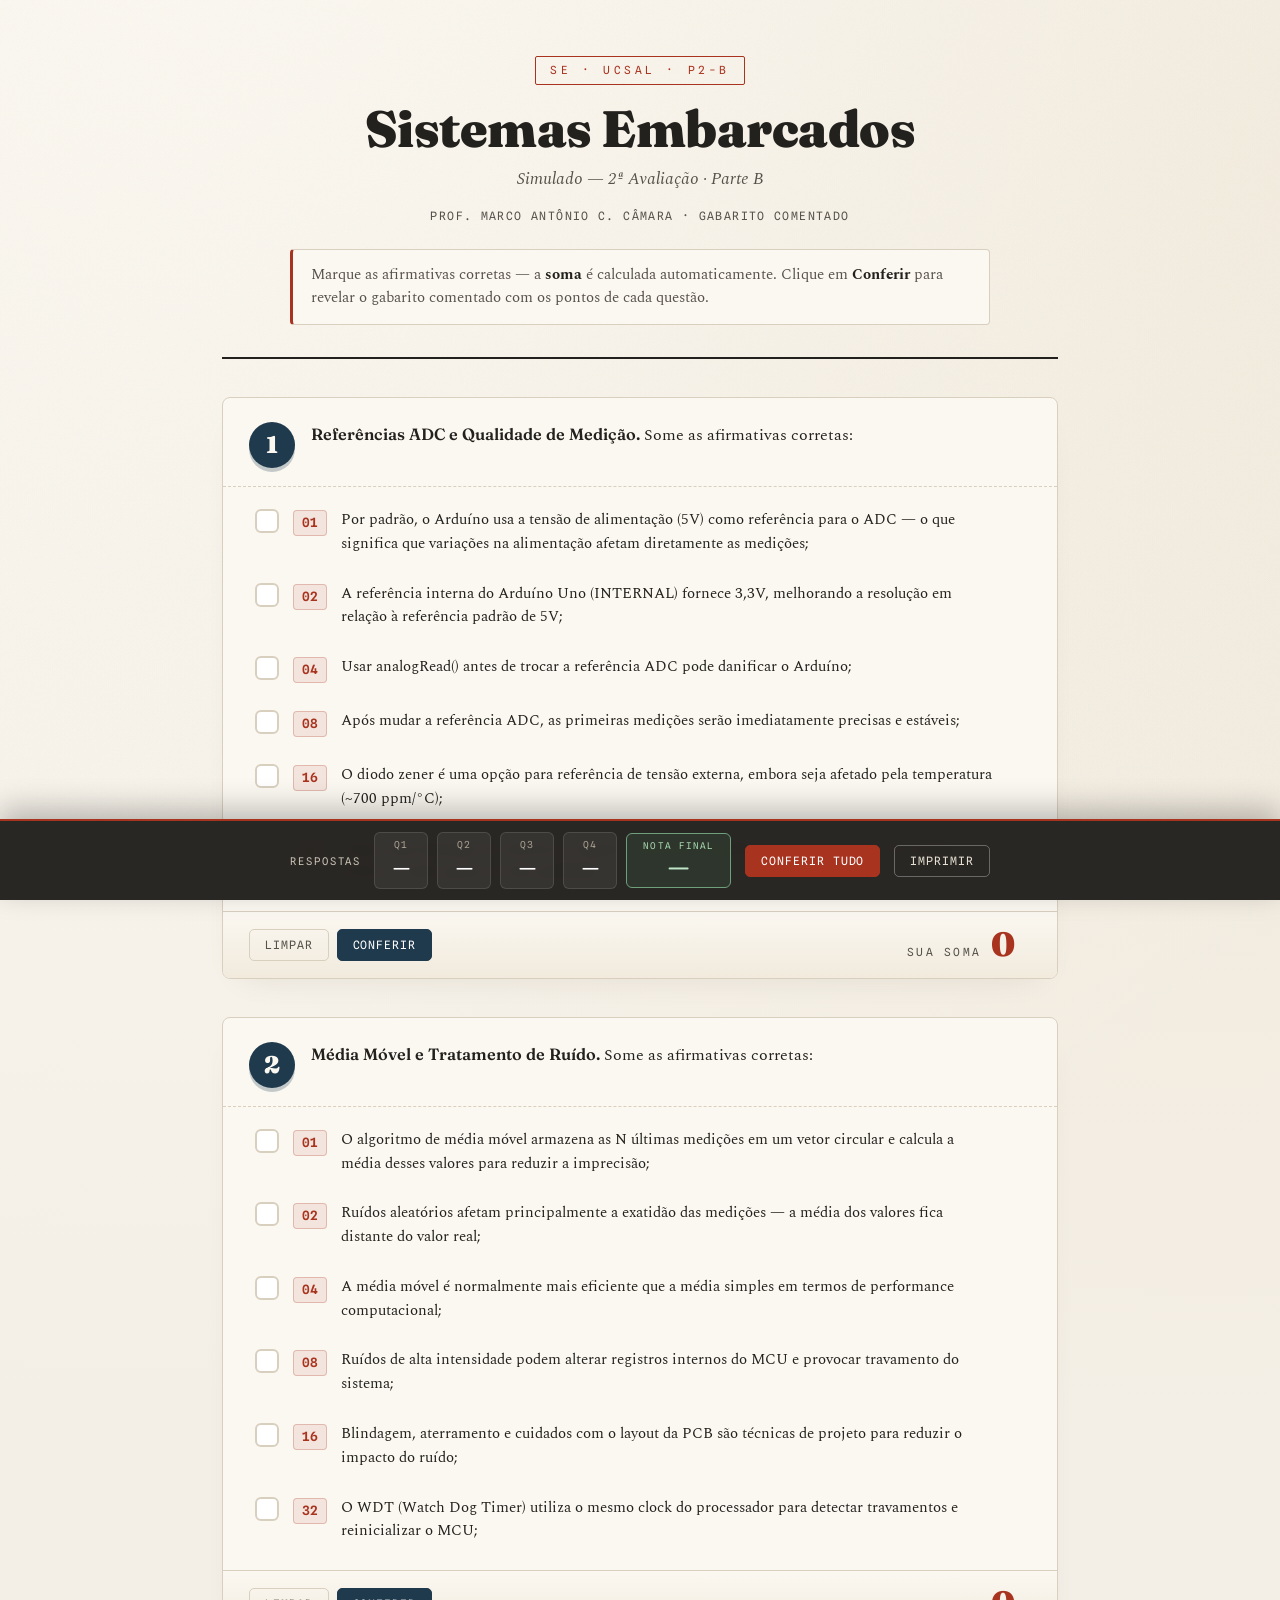
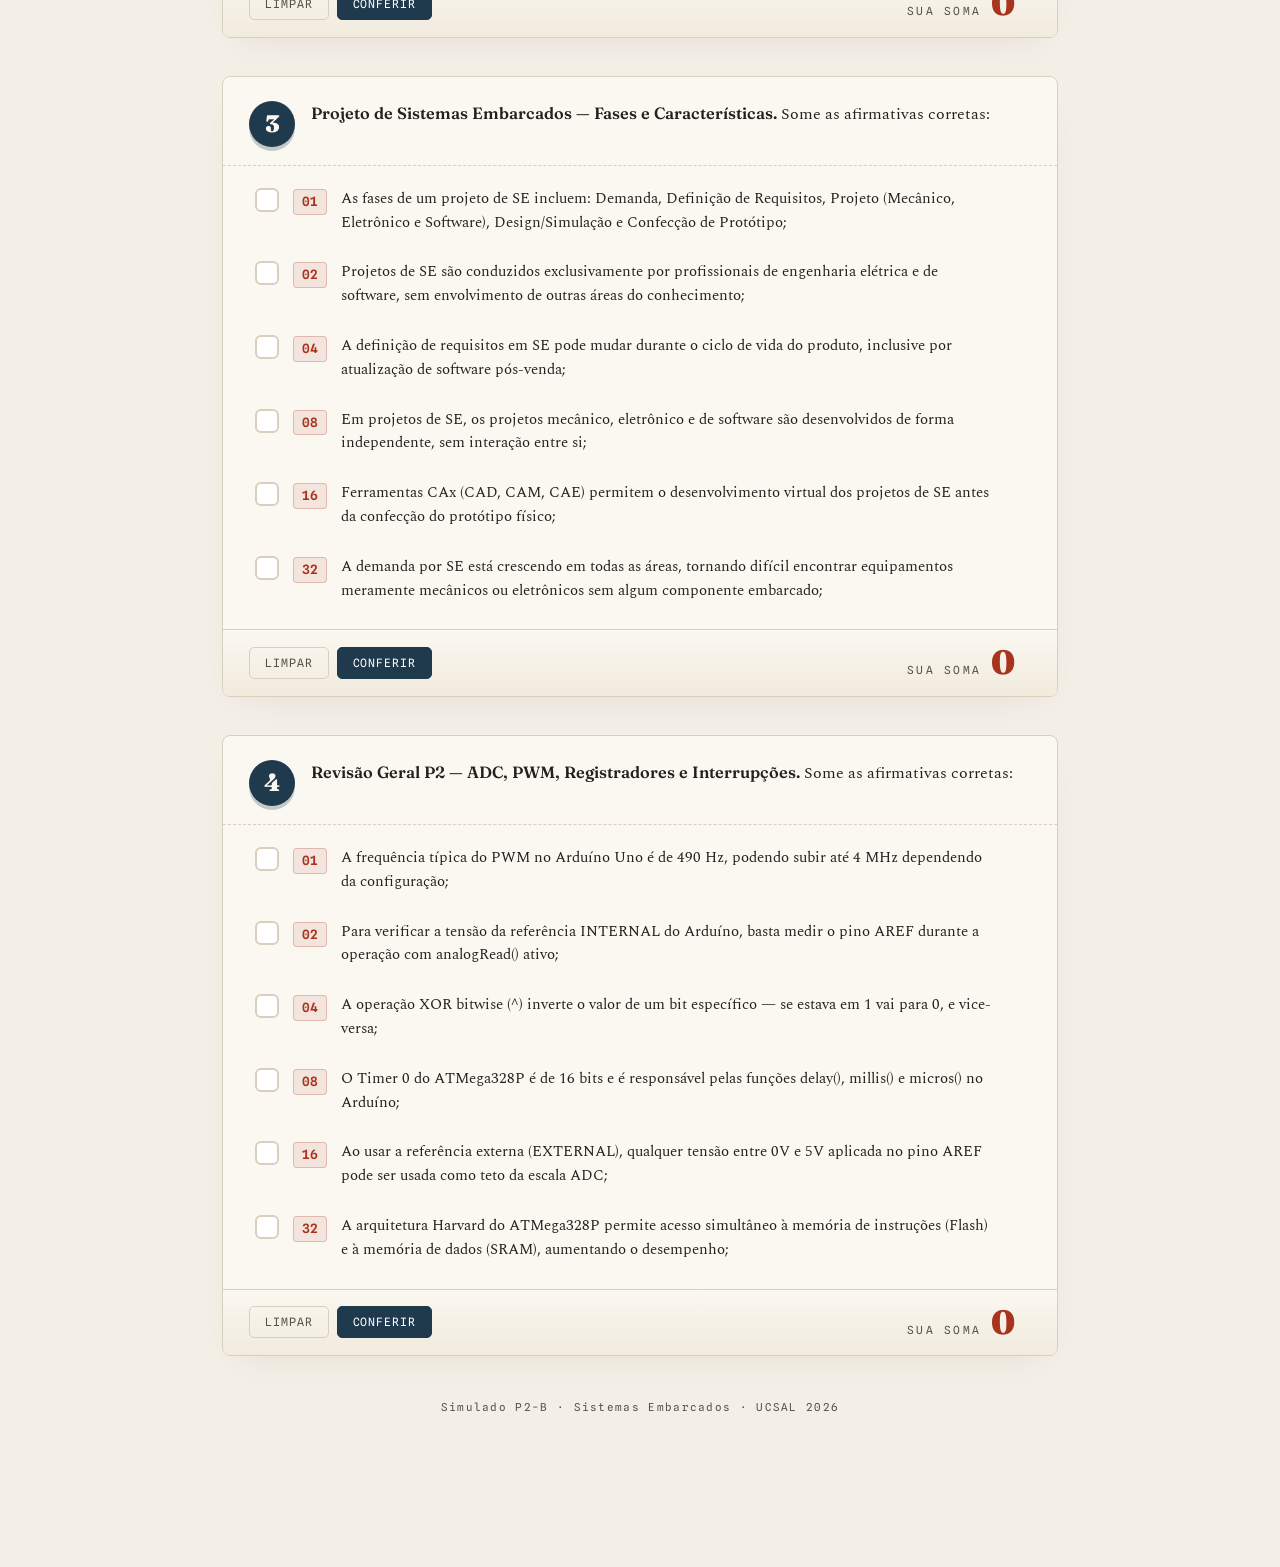
<file: simulado_p2b.html>
<!DOCTYPE html>
<html lang="pt-BR">
<head>
<meta charset="UTF-8">
<meta name="viewport" content="width=device-width, initial-scale=1.0">
<title>Simulado P2-B · Sistemas Embarcados</title>
<link rel="preconnect" href="https://fonts.googleapis.com">
<link rel="preconnect" href="https://fonts.gstatic.com" crossorigin>
<link href="https://fonts.googleapis.com/css2?family=Fraunces:opsz,wght@9..144,400;9..144,600;9..144,900&family=Spectral:ital,wght@0,400;0,500;0,600;1,400&family=Spline+Sans+Mono:wght@500;600&display=swap" rel="stylesheet">
<style>
  :root{
    --paper:#f4efe6; --paper-2:#fbf8f1; --ink:#23211d; --ink-soft:#56514a;
    --line:#d8cfbf; --red:#a8331f; --red-soft:#c75a44; --green:#3f6b4a;
    --green-soft:#e4efe2; --accent:#1f3a4d; --amber:#9a6b1e; --shadow:rgba(40,32,20,.13);
  }
  *{box-sizing:border-box;margin:0;padding:0}
  html{scroll-behavior:smooth}
  body{
    font-family:'Spectral',Georgia,serif;
    background:radial-gradient(circle at 12% -5%,#fbf8f1 0%,transparent 45%),
      radial-gradient(circle at 95% 5%,#efe7d8 0%,transparent 40%),var(--paper);
    color:var(--ink);line-height:1.55;padding:0 0 150px;-webkit-font-smoothing:antialiased;
  }
  body::before{content:"";position:fixed;inset:0;pointer-events:none;z-index:0;
    background-image:url("data:image/svg+xml,%3Csvg xmlns='http://www.w3.org/2000/svg' width='120' height='120'%3E%3Cfilter id='n'%3E%3CfeTurbulence type='fractalNoise' baseFrequency='0.9' numOctaves='2'/%3E%3C/filter%3E%3Crect width='100%25' height='100%25' filter='url(%23n)' opacity='0.035'/%3E%3C/svg%3E");opacity:.6}
  .wrap{max-width:880px;margin:0 auto;padding:0 22px;position:relative;z-index:1}
  header{padding:56px 0 32px;text-align:center;border-bottom:2px solid var(--ink)}
  .tag{display:inline-block;font-family:'Spline Sans Mono',monospace;font-size:.7rem;
    letter-spacing:.32em;text-transform:uppercase;color:var(--red);
    border:1.5px solid var(--red);padding:5px 14px;border-radius:2px;margin-bottom:18px}
  header h1{font-family:'Fraunces',serif;font-weight:900;font-size:clamp(2rem,5.5vw,3.2rem);
    line-height:1.02;letter-spacing:-.01em}
  header .sub{font-style:italic;color:var(--ink-soft);margin-top:10px;font-size:1.05rem}
  header .meta{font-family:'Spline Sans Mono',monospace;font-size:.72rem;letter-spacing:.12em;
    text-transform:uppercase;color:var(--ink-soft);margin-top:16px}
  .rules{margin:24px auto 0;max-width:700px;font-size:.92rem;color:var(--ink-soft);
    background:var(--paper-2);border:1px solid var(--line);border-left:3px solid var(--red);
    padding:14px 18px;border-radius:4px;text-align:left}
  .rules b{color:var(--ink)}
  .q{margin-top:38px;background:var(--paper-2);border:1px solid var(--line);
    border-radius:8px;box-shadow:0 14px 34px -22px var(--shadow);overflow:hidden}
  .q-head{display:flex;gap:16px;align-items:flex-start;padding:24px 26px 18px;
    border-bottom:1px dashed var(--line)}
  .q-num{flex:0 0 auto;font-family:'Fraunces',serif;font-weight:900;font-size:1.5rem;
    color:var(--paper-2);background:var(--accent);width:46px;height:46px;border-radius:50%;
    display:grid;place-items:center;line-height:1;box-shadow:0 4px 0 rgba(31,58,77,.25)}
  .q-title{font-size:1.02rem}
  .q-title strong{font-family:'Fraunces',serif;font-weight:600}
  .q-title em{color:var(--accent)}
  ul.opts{list-style:none;padding:8px 18px 14px}
  li.opt{position:relative;border-radius:6px;transition:background .2s}
  li.opt label{display:flex;gap:14px;align-items:flex-start;cursor:pointer;
    padding:13px 14px;border-radius:6px;transition:background .15s}
  li.opt label:hover{background:rgba(31,58,77,.05)}
  .checkbox{flex:0 0 auto;width:24px;height:24px;border:2px solid var(--line);border-radius:6px;
    background:#fff;display:grid;place-items:center;margin-top:1px;transition:.15s}
  .checkbox svg{width:15px;height:15px;stroke:#fff;stroke-width:3.5;fill:none;
    stroke-dasharray:24;stroke-dashoffset:24;transition:stroke-dashoffset .2s}
  input[type=checkbox]{position:absolute;opacity:0;width:0;height:0}
  input:checked + label .checkbox{background:var(--green);border-color:var(--green)}
  input:checked + label .checkbox svg{stroke-dashoffset:0}
  input:focus-visible + label .checkbox{outline:2px solid var(--accent);outline-offset:2px}
  .bit{flex:0 0 auto;font-family:'Spline Sans Mono',monospace;font-weight:600;font-size:.8rem;
    color:var(--red);background:rgba(168,51,31,.09);border:1px solid rgba(168,51,31,.25);
    padding:2px 8px;border-radius:4px;margin-top:2px;min-width:34px;text-align:center}
  input:checked + label .bit{background:var(--red);color:#fff;border-color:var(--red)}
  .opt-txt{font-size:.96rem;color:var(--ink)}
  .expl{display:none;margin:0 14px 10px 52px;font-size:.88rem;color:var(--ink-soft);
    border-left:3px solid var(--line);padding:7px 12px;background:rgba(0,0,0,.018);
    border-radius:0 6px 6px 0}
  .expl .verdict{font-family:'Spline Sans Mono',monospace;font-weight:600;font-size:.7rem;
    letter-spacing:.1em;text-transform:uppercase;margin-right:8px}
  .expl .v-true{color:var(--green)} .expl .v-false{color:var(--red)}
  .revealed .expl{display:block;animation:fade .25s ease}
  @keyframes fade{from{opacity:0;transform:translateY(-3px)}to{opacity:1}}
  .revealed li.opt.should{background:var(--green-soft)}
  .revealed li.opt.shouldnt{background:#f7e9e5}
  .status{font-family:'Spline Sans Mono',monospace;font-size:.68rem;letter-spacing:.06em;
    margin-left:auto;align-self:center;padding:3px 9px;border-radius:20px;white-space:nowrap}
  .st-hit{background:var(--green);color:#fff}
  .st-miss{background:var(--red);color:#fff}
  .st-extra{background:var(--red);color:#fff}
  .st-ok{background:rgba(0,0,0,.06);color:var(--ink-soft)}
  .revealed .checkbox{display:none}
  .q-foot{display:flex;align-items:center;justify-content:space-between;gap:14px;flex-wrap:wrap;
    padding:16px 26px;background:linear-gradient(var(--paper-2),#f1eadd);border-top:1px solid var(--line)}
  .sum-box{display:flex;align-items:baseline;gap:10px}
  .sum-label{font-family:'Spline Sans Mono',monospace;font-size:.7rem;letter-spacing:.2em;
    text-transform:uppercase;color:var(--ink-soft)}
  .sum-val{font-family:'Fraunces',serif;font-weight:900;font-size:2.1rem;color:var(--red);
    line-height:1;min-width:40px}
  .correct-sum{display:none;font-family:'Spline Sans Mono',monospace;font-size:.78rem;
    color:var(--ink-soft);align-self:center}
  .correct-sum b{font-family:'Fraunces',serif;font-size:1.15rem;color:var(--green)}
  .correct-sum.bad b{color:var(--red)}
  .revealed .correct-sum{display:inline}
  .score-box{display:none;align-items:baseline;gap:8px}
  .score-label{font-family:'Spline Sans Mono',monospace;font-size:.68rem;letter-spacing:.18em;text-transform:uppercase;color:var(--ink-soft)}
  .score-val{font-family:'Fraunces',serif;font-weight:900;font-size:1.8rem;line-height:1;color:var(--green)}
  .score-val.bad{color:var(--red)}
  .score-max{font-family:'Spline Sans Mono',monospace;font-size:.76rem;color:var(--ink-soft);align-self:flex-end;padding-bottom:3px}
  .revealed .score-box{display:flex}
  .grade-cell{display:flex;flex-direction:column;align-items:center;background:rgba(63,107,74,.22);border:1.5px solid #6fa07c;border-radius:6px;padding:5px 16px;min-width:90px}
  .grade-cell .g-lbl{font-family:'Spline Sans Mono',monospace;font-size:.58rem;letter-spacing:.12em;text-transform:uppercase;color:#a8d8b0}
  .grade-cell .g-val{font-family:'Fraunces',serif;font-weight:900;font-size:1.5rem;color:#bfe6c8;line-height:1.2}
  .grade-cell .g-sub{font-family:'Spline Sans Mono',monospace;font-size:.58rem;color:#6fa07c;letter-spacing:.06em}
  .foot-btns{display:flex;gap:8px}
  .btn{font-family:'Spline Sans Mono',monospace;font-size:.72rem;letter-spacing:.08em;
    text-transform:uppercase;padding:8px 15px;border-radius:5px;cursor:pointer;border:1.5px solid;transition:.15s}
  .clearbtn{background:none;border-color:var(--line);color:var(--ink-soft)}
  .clearbtn:hover{border-color:var(--red);color:var(--red)}
  .checkbtn{background:var(--accent);border-color:var(--accent);color:#fff}
  .checkbtn:hover{background:#16384c}
  .sheet{position:fixed;left:0;right:0;bottom:0;z-index:20;background:rgba(35,33,29,.97);
    backdrop-filter:blur(8px);color:var(--paper);border-top:2px solid var(--red);
    box-shadow:0 -10px 30px rgba(0,0,0,.25)}
  .sheet-inner{max-width:880px;margin:0 auto;padding:11px 22px;display:flex;align-items:center;
    gap:9px;flex-wrap:wrap;justify-content:center}
  .sheet-title{font-family:'Spline Sans Mono',monospace;font-size:.66rem;letter-spacing:.18em;
    text-transform:uppercase;color:#c9c0b3;margin-right:4px}
  .cell{display:flex;flex-direction:column;align-items:center;background:rgba(255,255,255,.06);
    border:1px solid rgba(255,255,255,.12);border-radius:6px;padding:5px 12px;min-width:54px}
  .cell .c-q{font-family:'Spline Sans Mono',monospace;font-size:.6rem;letter-spacing:.1em;color:#a89e8f}
  .cell .c-v{font-family:'Fraunces',serif;font-weight:900;font-size:1.2rem;color:#fff}
  .cell.filled{background:rgba(168,51,31,.22);border-color:var(--red-soft)}
  .cell.filled .c-v{color:#ffb9a8}
  .cell.match{background:rgba(63,107,74,.32);border-color:#6fa07c}
  .cell.match .c-v{color:#bfe6c8}
  .sheet .btn{margin-left:5px}
  .revealbtn{background:var(--red);border-color:var(--red);color:#fff}
  .revealbtn:hover{background:var(--red-soft)}
  .printbtn{background:none;border-color:rgba(255,255,255,.3);color:#e9e2d4}
  .printbtn:hover{border-color:#fff}
  footer{text-align:center;margin-top:44px;font-family:'Spline Sans Mono',monospace;
    font-size:.68rem;letter-spacing:.12em;color:var(--ink-soft)}
  @media print{body{background:#fff;padding-bottom:0}.sheet,.foot-btns,.tag{display:none}
    .q{box-shadow:none;break-inside:avoid}.revealed .checkbox{display:grid}}
  @media(max-width:560px){.sum-val{font-size:1.7rem}.status{margin-left:0}}
</style>
</head>
<body>
<div class="wrap">
  <header>
    <span class="tag">SE · UCSAL · P2-B</span>
    <h1>Sistemas Embarcados</h1>
    <p class="sub">Simulado — 2ª Avaliação · Parte B</p>
    <p class="meta">Prof. Marco Antônio C. Câmara · Gabarito comentado</p>
    <div class="rules">
      Marque as afirmativas corretas — a <b>soma</b> é calculada automaticamente. Clique em <b>Conferir</b> para revelar o gabarito comentado com os pontos de cada questão.
    </div>
  </header>
  <main id="exam"></main>
  <footer>Simulado P2-B · Sistemas Embarcados · UCSAL 2026</footer>
</div>
<div class="sheet">
  <div class="sheet-inner" id="sheet">
    <span class="sheet-title">Respostas</span>
    <button class="btn revealbtn" id="revealAll">Conferir tudo</button>
    <button class="btn printbtn" onclick="window.print()">Imprimir</button>
  </div>
</div>
<script>
const QUESTIONS = [
  { n:1,
    title:'<strong>Referências ADC e Qualidade de Medição.</strong> Some as afirmativas corretas:',
    opts:[
      [1,'Por padrão, o Arduíno usa a tensão de alimentação (5V) como referência para o ADC — o que significa que variações na alimentação afetam diretamente as medições;',true,'Correto — o slide afirma: "analogReference(DEFAULT): utiliza Vcc, e varia com ela". Uma alimentação instável contamina todas as leituras analógicas.'],
      [2,'A referência interna do Arduíno Uno (INTERNAL) fornece 3,3V, melhorando a resolução em relação à referência padrão de 5V;',false,'Incorreto — a referência INTERNAL do Arduíno Uno fornece 1,1V (não 3,3V). O slide afirma: "analogReference(INTERNAL): utiliza referência interna de 1,1V".'],
      [4,'Usar analogRead() antes de trocar a referência ADC pode danificar o Arduíno;',true,'Correto — o slide adverte: "Não usar analogRead() antes de mudar a referência, pois isso pode daniicar o Arduíno".'],
      [8,'Após mudar a referência ADC, as primeiras medições serão imediatamente precisas e estáveis;',false,'Incorreto — o slide afirma o contrário: "Após mudança, as primeiras medições podem ser imprecisas". É necessário aguardar a estabilização.'],
      [16,'O diodo zener é uma opção para referência de tensão externa, embora seja afetado pela temperatura (~700 ppm/°C);',true,'Correto — o slide descreve: "Diodo Zener: Tensões diversas; Afetado pela temperatura (700ppm/oC)".'],
      [32,'Chips especializados de referência chegam a 0,05% de exatidão e apenas 3 ppm/°C de variação térmica, sendo opções de alta qualidade;',true,'Correto — o slide cita o exemplo "5040AIDG4 (Texas): 4,096 Volts; 0,05% de exatidão; 3 ppm/oC".']
    ]},
  { n:2,
    title:'<strong>Média Móvel e Tratamento de Ruído.</strong> Some as afirmativas corretas:',
    opts:[
      [1,'O algoritmo de média móvel armazena as N últimas medições em um vetor circular e calcula a média desses valores para reduzir a imprecisão;',true,'Correto — o slide descreve: "Guarda medição no vetor; Incrementa o vetor de forma circular 0⟳16; Acumula as 16 últimas medições; Calcula a média dos valores acumulados".'],
      [2,'Ruídos aleatórios afetam principalmente a exatidão das medições — a média dos valores fica distante do valor real;',false,'Incorreto — ruídos aleatórios afetam a PRECISÃO, não a exatidão. O slide afirma: "Muitas vezes medições exatas perdem precisão devido à presença de erros aleatórios. Nestes casos, a média dos valores medidos é muito próxima do valor real" — a exatidão se mantém.'],
      [4,'A média móvel é normalmente mais eficiente que a média simples em termos de performance computacional;',true,'Correto — o slide afirma: "Médias móveis normalmente são melhores devido à performance".'],
      [8,'Ruídos de alta intensidade podem alterar registros internos do MCU e provocar travamento do sistema;',true,'Correto — o slide lista: "Ruídos podem alterar registros internos do MCU; Ruídos podem provocar travamento".'],
      [16,'Blindagem, aterramento e cuidados com o layout da PCB são técnicas de projeto para reduzir o impacto do ruído;',true,'Correto — o slide afirma: "Design e projeto eletrônico podem reduzir impactos: Blindagem e aterramento; Layout da PCB e outras questões".'],
      [32,'O WDT (Watch Dog Timer) utiliza o mesmo clock do processador para detectar travamentos e reinicializar o MCU;',false,'Incorreto — o slide é explícito: "Contador baseado em clock independente". Usar clock independente é justamente o que garante que o WDT funcione mesmo quando o clock principal tiver problemas.']
    ]},
  { n:3,
    title:'<strong>Projeto de Sistemas Embarcados — Fases e Características.</strong> Some as afirmativas corretas:',
    opts:[
      [1,'As fases de um projeto de SE incluem: Demanda, Definição de Requisitos, Projeto (Mecânico, Eletrônico e Software), Design/Simulação e Confecção de Protótipo;',true,'Correto — o slide apresenta exatamente essas fases no diagrama do processo de desenvolvimento de SE.'],
      [2,'Projetos de SE são conduzidos exclusivamente por profissionais de engenharia elétrica e de software, sem envolvimento de outras áreas do conhecimento;',false,'Incorreto — o slide afirma: "Podem inclusive envolver outras áreas (química, biofísica, agronomia, medicina etc)". São projetos multidisciplinares.'],
      [4,'A definição de requisitos em SE pode mudar durante o ciclo de vida do produto, inclusive por atualização de software pós-venda;',true,'Correto — o slide afirma: "Pode mudar inclusive durante o ciclo de vida do produto (atualização de software)".'],
      [8,'Em projetos de SE, os projetos mecânico, eletrônico e de software são desenvolvidos de forma independente, sem interação entre si;',false,'Incorreto — o slide descreve: "Há forte interação entre projetos (espaço ocupado, peso, consumo de energia etc)". As decisões de um projeto afetam os demais.'],
      [16,'Ferramentas CAx (CAD, CAM, CAE) permitem o desenvolvimento virtual dos projetos de SE antes da confecção do protótipo físico;',true,'Correto — o slide afirma: "Desenvolvidos de forma virtual com auxílio de ferramentas CAx (CAD, CAM, CAE etc)".'],
      [32,'A demanda por SE está crescendo em todas as áreas, tornando difícil encontrar equipamentos meramente mecânicos ou eletrônicos sem algum componente embarcado;',true,'Correto — o slide afirma: "A demanda por SE hoje está em todas as áreas. Esta ficando difícil encontrar um equipamento meramente mecânico ou eletrônico".']
    ]},
  { n:4,
    title:'<strong>Revisão Geral P2 — ADC, PWM, Registradores e Interrupções.</strong> Some as afirmativas corretas:',
    opts:[
      [1,'A frequência típica do PWM no Arduíno Uno é de 490 Hz, podendo subir até 4 MHz dependendo da configuração;',true,'Correto — o slide afirma: "Arduíno Uno: Frequência típica 490Hz, mas pode subir até 4MHz".'],
      [2,'Para verificar a tensão da referência INTERNAL do Arduíno, basta medir o pino AREF durante a operação com analogRead() ativo;',false,'Incorreto — o slide orienta o contrário: medir o pino AREF "durante operação normal", e alerta que usar analogRead() antes de mudar a referência pode danificar o Arduíno. A leitura do AREF deve ser feita sem analogRead() ativo com a referência anterior.'],
      [4,'A operação XOR bitwise (^) inverte o valor de um bit específico — se estava em 1 vai para 0, e vice-versa;',true,'Correto — o slide mostra o uso: "PORTB ^= (1 &lt;&lt; PB5)" para inverter o LED. "A operação OU-Exclusivo (^) inverte o valor do bit".'],
      [8,'O Timer 0 do ATMega328P é de 16 bits e é responsável pelas funções delay(), millis() e micros() no Arduíno;',false,'Incorreto — o Timer 0 é de 8 bits (0~255), não 16. O Timer 1 é que é de 16 bits. O slide confirma: Timer 0 (8 bits) → delay(), millis(), micros().'],
      [16,'Ao usar a referência externa (EXTERNAL), qualquer tensão entre 0V e 5V aplicada no pino AREF pode ser usada como teto da escala ADC;',true,'Correto — o slide afirma: "analogReference(EXTERNAL): utiliza tensão de entrada no pino AREF; 0V &lt; Referência &lt;= 5V".'],
      [32,'A arquitetura Harvard do ATMega328P permite acesso simultâneo à memória de instruções (Flash) e à memória de dados (SRAM), aumentando o desempenho;',true,'Correto — o slide afirma: "Ganho de performance por permitir acesso simultâneo às instruções e aos dados". Essa é a principal vantagem da Harvard sobre a Von Neumann.']
    ]}
];

const CHECK='<svg viewBox="0 0 24 24"><polyline points="4 13 9 18 20 6"/></svg>';
const STORE='se_sim_p2b_v1';
const N_Q=QUESTIONS.length;
const Q_VAL=10/N_Q;
let saved={}; try{saved=JSON.parse(localStorage.getItem(STORE)||'{}')}catch(e){saved={}}
const exam=document.getElementById('exam');
const correctSum={};

QUESTIONS.forEach(q=>{
  const card=document.createElement('section'); card.className='q'; card.id='q'+q.n;
  let cs=0; q.opts.forEach(o=>{ if(o[2]) cs+=o[0]; }); correctSum[q.n]=cs;
  let optsHTML='';
  q.opts.forEach(o=>{
    const [bit,txt,ok,expl]=o; const id=`q${q.n}_${bit}`;
    const chk=(saved['q'+q.n]||[]).includes(bit)?'checked':'';
    optsHTML+=`
      <li class="opt" id="opt_${id}">
        <input type="checkbox" id="${id}" data-q="${q.n}" data-bit="${bit}" data-ok="${ok?1:0}" ${chk}>
        <label for="${id}">
          <span class="checkbox">${CHECK}</span>
          <span class="bit">${String(bit).padStart(2,'0')}</span>
          <span class="opt-txt">${txt}</span>
          <span class="status" id="stat_${id}"></span>
        </label>
        <div class="expl">
          <span class="verdict ${ok?'v-true':'v-false'}">${ok?'Correta · soma':'Incorreta · não soma'}</span>
          <div style="margin-top:5px">${expl}</div>
        </div>
      </li>`;
  });
  card.innerHTML=`
    <div class="q-head"><div class="q-num">${q.n}</div><div class="q-title">${q.title}</div></div>
    <ul class="opts">${optsHTML}</ul>
    <div class="q-foot">
      <div class="foot-btns">
        <button class="btn clearbtn" data-clear="${q.n}">Limpar</button>
        <button class="btn checkbtn" data-check="${q.n}">Conferir</button>
      </div>
      <div class="sum-box">
        <span class="sum-label">Sua soma</span>
        <span class="sum-val" id="sum${q.n}">0</span>
        <span class="correct-sum" id="csum${q.n}"></span>
      </div>
      <div class="score-box">
        <span class="score-label">Pontos</span>
        <span class="score-val" id="sv${q.n}">—</span>
        <span class="score-max">/ ${Q_VAL.toFixed(2)}</span>
      </div>
    </div>`;
  exam.appendChild(card);
});

const sheet=document.getElementById('sheet');
const firstBtn=document.getElementById('revealAll');
QUESTIONS.forEach(q=>{
  const c=document.createElement('div'); c.className='cell'; c.id='cell'+q.n;
  c.innerHTML=`<span class="c-q">Q${q.n}</span><span class="c-v" id="cv${q.n}">—</span>`;
  sheet.insertBefore(c,firstBtn);
});
const gCell=document.createElement('div'); gCell.className='grade-cell'; gCell.id='gradeCell';
gCell.innerHTML='<span class="g-lbl">Nota Final</span><span class="g-val" id="gradeVal">—</span><span class="g-sub" id="gradeSub"></span>';
sheet.insertBefore(gCell,firstBtn);

function calcQuestionScore(qn){
  const q=QUESTIONS.find(x=>x.n===+qn);
  const nCorrect=q.opts.filter(o=>o[2]).length;
  const perCorrect=Q_VAL/nCorrect;
  let hit=0,extra=0;
  document.querySelectorAll(`input[data-q="${qn}"]`).forEach(b=>{
    if(b.checked&&b.dataset.ok==='1') hit++;
    if(b.checked&&b.dataset.ok==='0') extra++;
  });
  return Math.max(0,hit-extra)*perCorrect;
}

function updateGrade(){
  let total=0,nRevealed=0;
  QUESTIONS.forEach(q=>{
    if(document.getElementById('q'+q.n).classList.contains('revealed')){
      nRevealed++; total+=calcQuestionScore(q.n);
    }
  });
  if(nRevealed===0) return;
  document.getElementById('gradeVal').textContent=total.toFixed(1);
  document.getElementById('gradeSub').textContent=nRevealed===N_Q?'/ 10':'/ 10 (parcial)';
}

function recalc(qn){
  let sum=0; const picked=[];
  document.querySelectorAll(`input[data-q="${qn}"]`).forEach(b=>{
    if(b.checked){sum+=+b.dataset.bit;picked.push(+b.dataset.bit);}});
  document.getElementById('sum'+qn).textContent=sum;
  const cell=document.getElementById('cell'+qn);
  document.getElementById('cv'+qn).textContent=picked.length?sum:'—';
  cell.classList.toggle('filled',picked.length>0);
  saved['q'+qn]=picked; try{localStorage.setItem(STORE,JSON.stringify(saved))}catch(e){}
  if(document.getElementById('q'+qn).classList.contains('revealed')) markCell(qn);
}

function reveal(qn){
  const card=document.getElementById('q'+qn); card.classList.add('revealed');
  document.querySelectorAll(`input[data-q="${qn}"]`).forEach(b=>{
    const id=b.id, ok=b.dataset.ok==='1', li=document.getElementById('opt_'+id),
          st=document.getElementById('stat_'+id);
    li.classList.toggle('should',ok); li.classList.toggle('shouldnt',!ok);
    st.className='status';
    if(ok&&b.checked){st.classList.add('st-hit');st.textContent='✓ acertou';}
    else if(ok&&!b.checked){st.classList.add('st-miss');st.textContent='✗ faltou';}
    else if(!ok&&b.checked){st.classList.add('st-extra');st.textContent='✗ a mais';}
    else{st.classList.add('st-ok');st.textContent='ok';}
  });
  const cs=correctSum[qn], el=document.getElementById('csum'+qn);
  el.innerHTML=`· correta: <b>${cs}</b>`;
  markCell(qn);
  const score=calcQuestionScore(qn);
  const sv=document.getElementById('sv'+qn);
  sv.textContent=score.toFixed(2);
  sv.classList.toggle('bad', score < Q_VAL/2);
  updateGrade();
}

function markCell(qn){
  const userSum=+document.getElementById('sum'+qn).textContent;
  const match=userSum===correctSum[qn];
  document.getElementById('cell'+qn).classList.toggle('match',match);
  document.getElementById('csum'+qn).classList.toggle('bad',!match);
}

document.addEventListener('change',e=>{if(e.target.matches('input[type=checkbox]'))recalc(e.target.dataset.q)});
document.addEventListener('click',e=>{
  if(e.target.matches('[data-clear]')){const qn=e.target.dataset.clear;
    document.querySelectorAll(`input[data-q="${qn}"]`).forEach(b=>b.checked=false);recalc(qn);}
  if(e.target.matches('[data-check]'))reveal(e.target.dataset.check);
  if(e.target.id==='revealAll')QUESTIONS.forEach(q=>reveal(q.n));
});
QUESTIONS.forEach(q=>recalc(q.n));
</script>
</body>
</html>
</file>
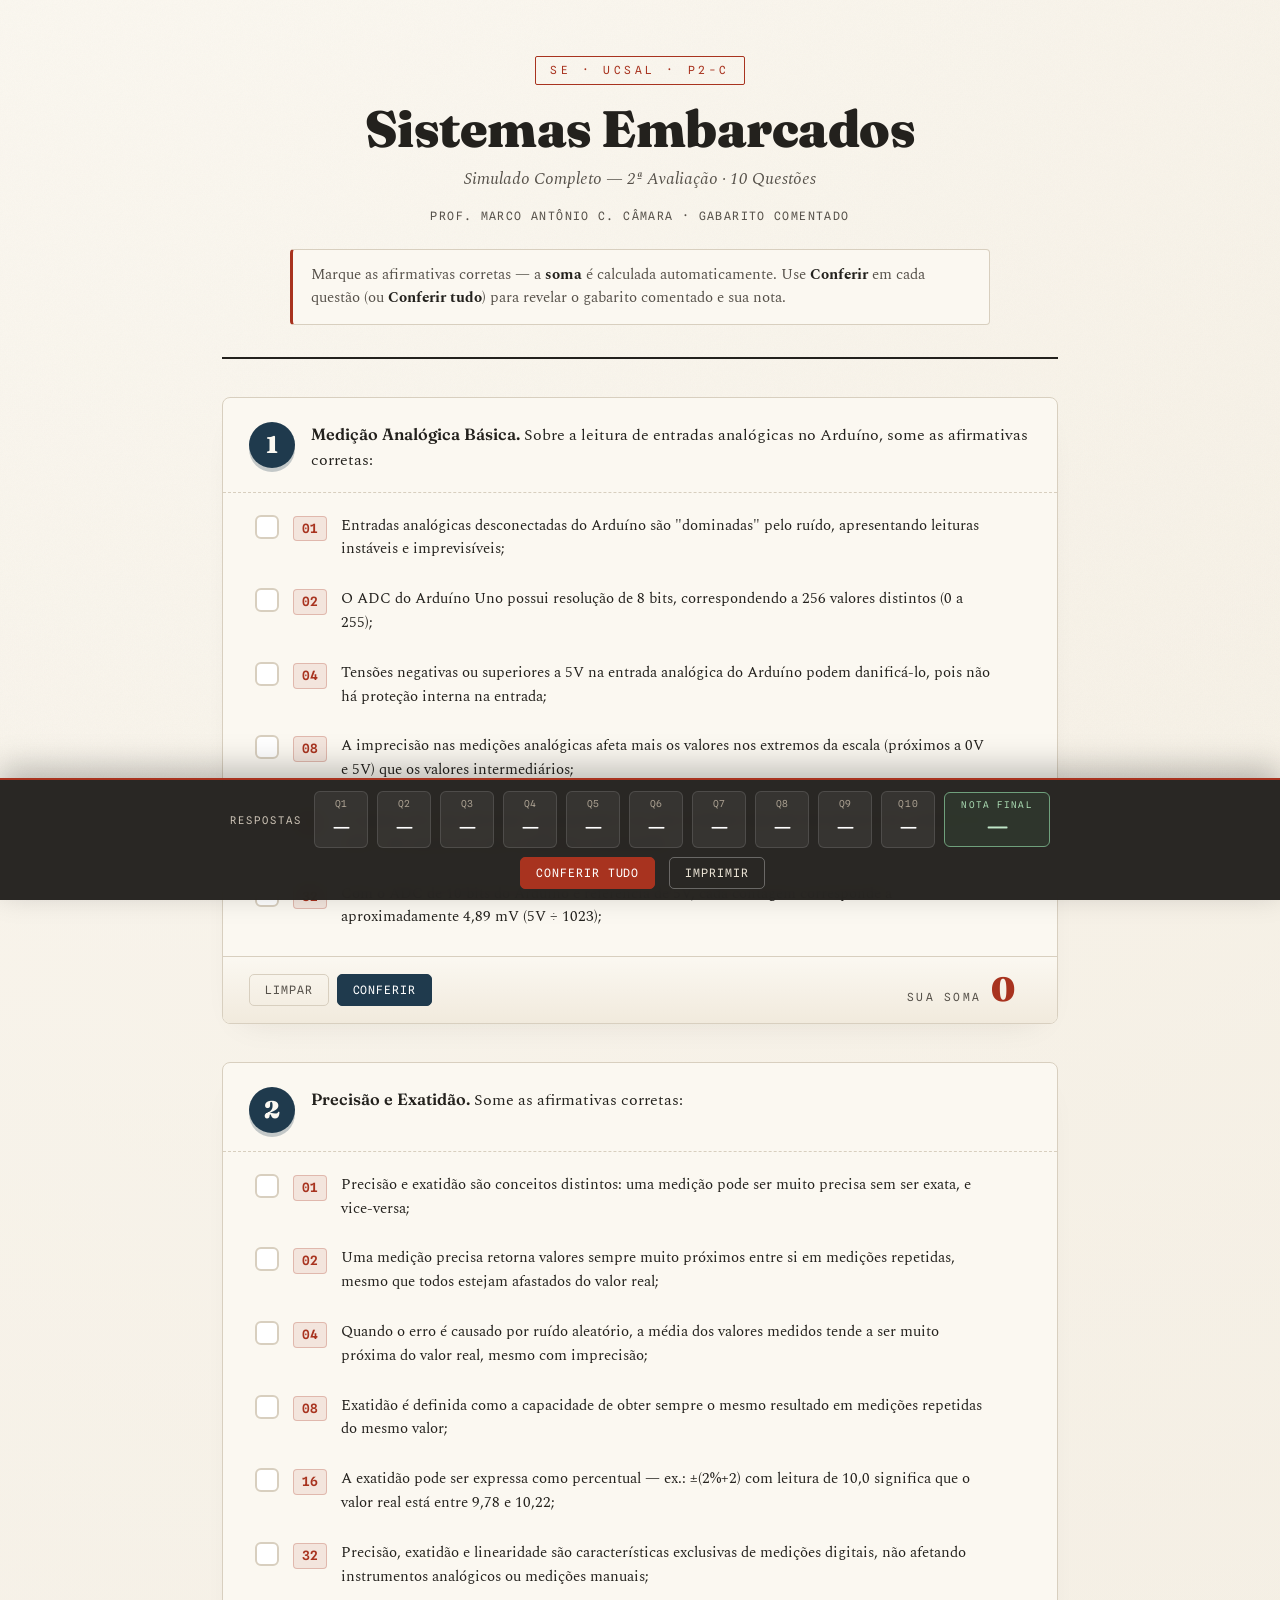
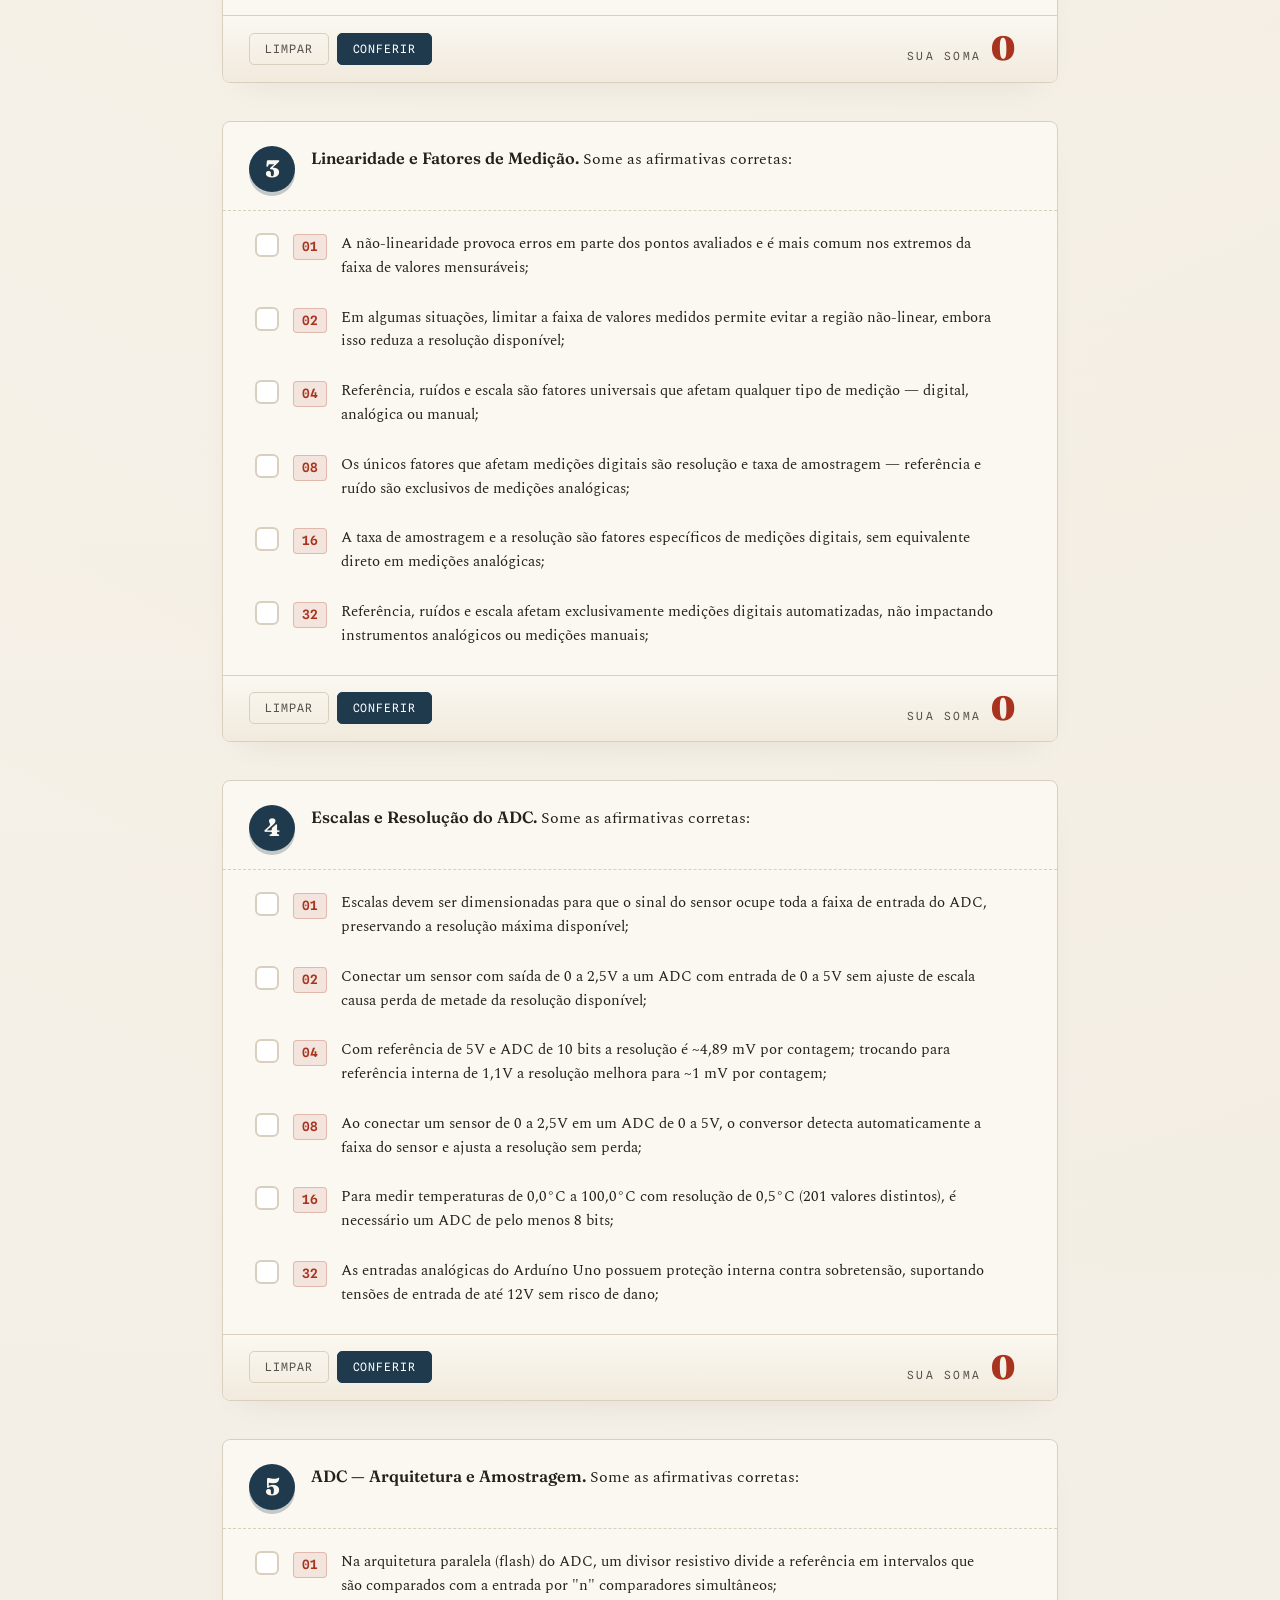
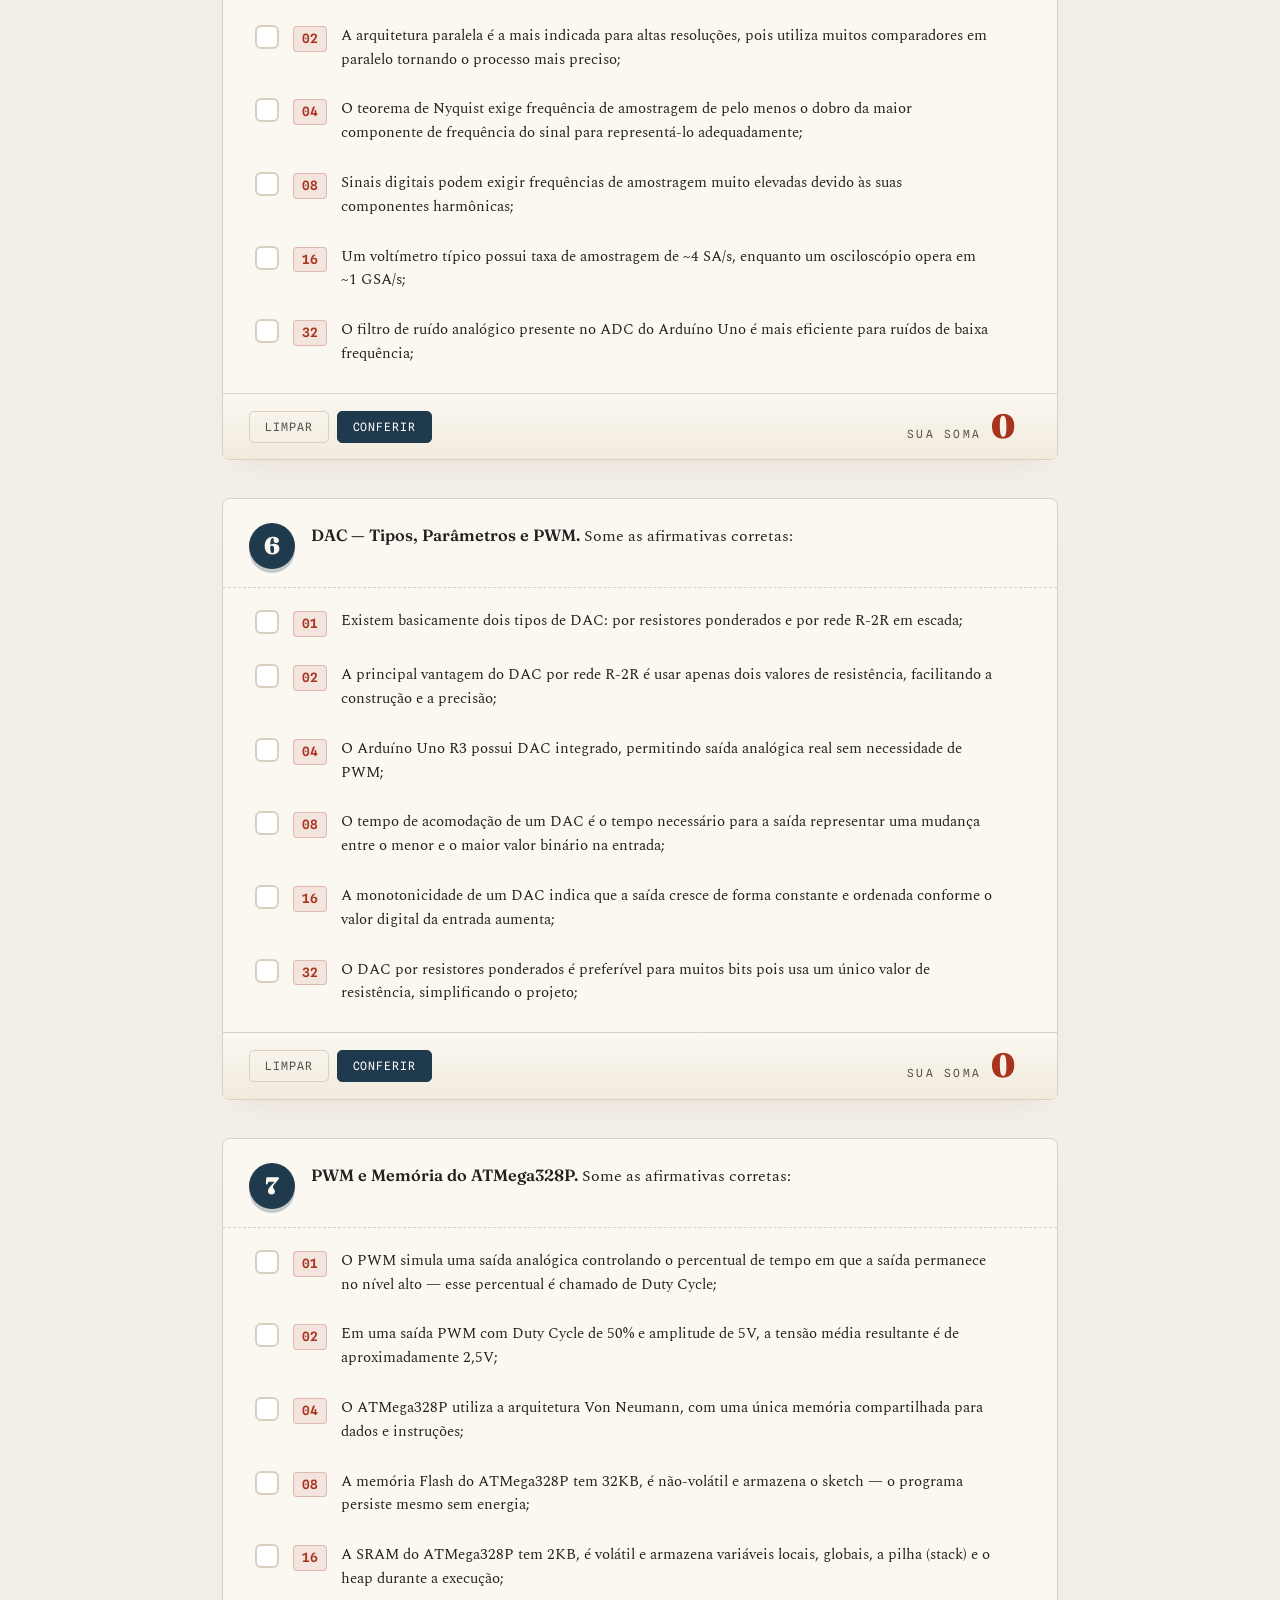
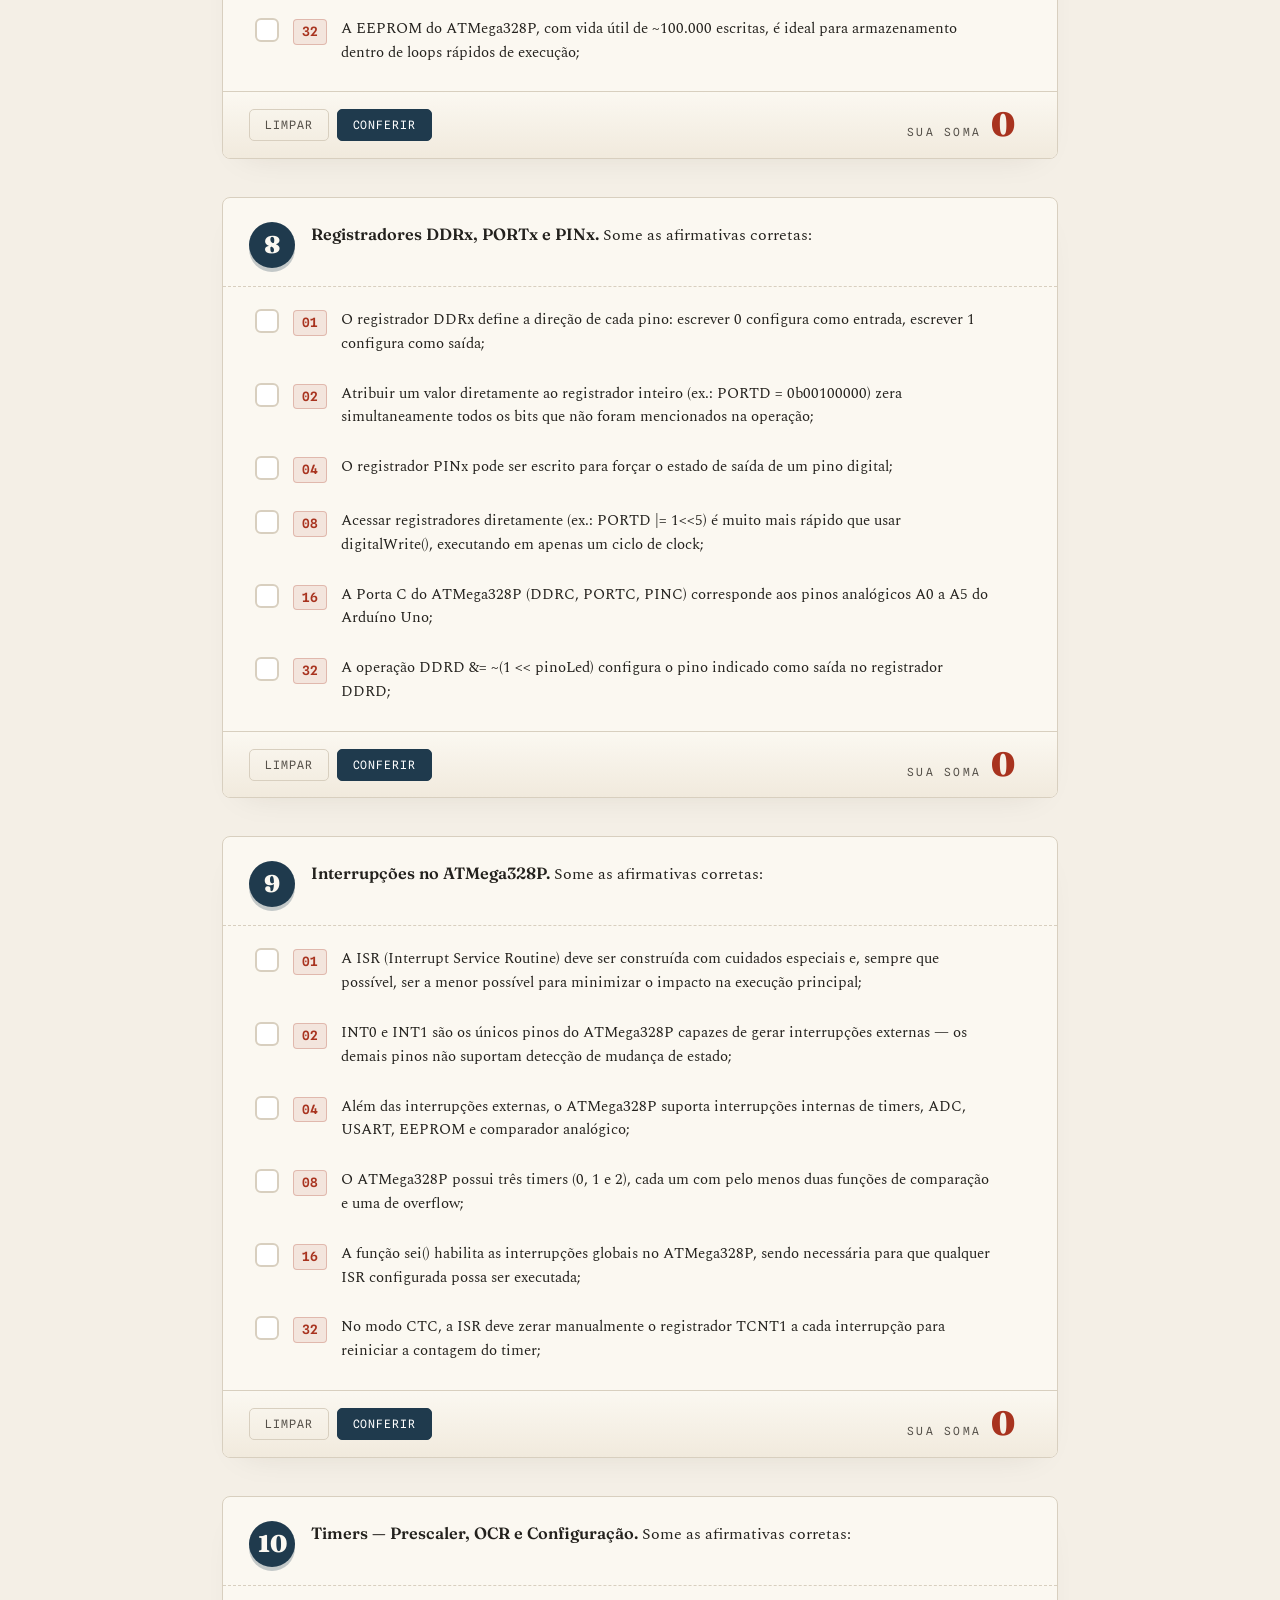
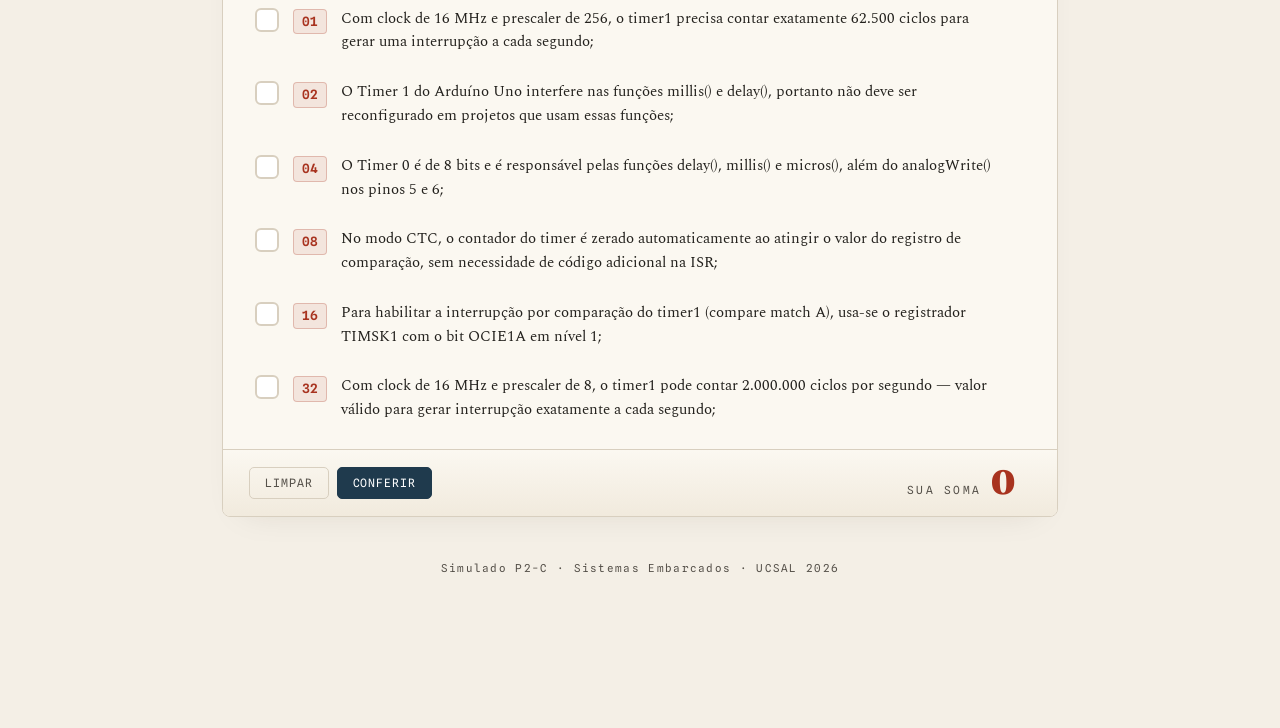
<file: simulado_p2c.html>
<!DOCTYPE html>
<html lang="pt-BR">
<head>
<meta charset="UTF-8">
<meta name="viewport" content="width=device-width, initial-scale=1.0">
<title>Simulado P2-C · Sistemas Embarcados</title>
<link rel="preconnect" href="https://fonts.googleapis.com">
<link rel="preconnect" href="https://fonts.gstatic.com" crossorigin>
<link href="https://fonts.googleapis.com/css2?family=Fraunces:opsz,wght@9..144,400;9..144,600;9..144,900&family=Spectral:ital,wght@0,400;0,500;0,600;1,400&family=Spline+Sans+Mono:wght@500;600&display=swap" rel="stylesheet">
<style>
  :root{
    --paper:#f4efe6;--paper-2:#fbf8f1;--ink:#23211d;--ink-soft:#56514a;
    --line:#d8cfbf;--red:#a8331f;--red-soft:#c75a44;--green:#3f6b4a;
    --green-soft:#e4efe2;--accent:#1f3a4d;--amber:#9a6b1e;--shadow:rgba(40,32,20,.13);
  }
  *{box-sizing:border-box;margin:0;padding:0}
  html{scroll-behavior:smooth}
  body{font-family:'Spectral',Georgia,serif;
    background:radial-gradient(circle at 12% -5%,#fbf8f1 0%,transparent 45%),
      radial-gradient(circle at 95% 5%,#efe7d8 0%,transparent 40%),var(--paper);
    color:var(--ink);line-height:1.55;padding:0 0 150px;-webkit-font-smoothing:antialiased;}
  body::before{content:"";position:fixed;inset:0;pointer-events:none;z-index:0;
    background-image:url("data:image/svg+xml,%3Csvg xmlns='http://www.w3.org/2000/svg' width='120' height='120'%3E%3Cfilter id='n'%3E%3CfeTurbulence type='fractalNoise' baseFrequency='0.9' numOctaves='2'/%3E%3C/filter%3E%3Crect width='100%25' height='100%25' filter='url(%23n)' opacity='0.035'/%3E%3C/svg%3E");opacity:.6}
  .wrap{max-width:880px;margin:0 auto;padding:0 22px;position:relative;z-index:1}
  header{padding:56px 0 32px;text-align:center;border-bottom:2px solid var(--ink)}
  .tag{display:inline-block;font-family:'Spline Sans Mono',monospace;font-size:.7rem;
    letter-spacing:.32em;text-transform:uppercase;color:var(--red);
    border:1.5px solid var(--red);padding:5px 14px;border-radius:2px;margin-bottom:18px}
  header h1{font-family:'Fraunces',serif;font-weight:900;font-size:clamp(2rem,5.5vw,3.2rem);line-height:1.02;letter-spacing:-.01em}
  header .sub{font-style:italic;color:var(--ink-soft);margin-top:10px;font-size:1.05rem}
  header .meta{font-family:'Spline Sans Mono',monospace;font-size:.72rem;letter-spacing:.12em;text-transform:uppercase;color:var(--ink-soft);margin-top:16px}
  .rules{margin:24px auto 0;max-width:700px;font-size:.92rem;color:var(--ink-soft);
    background:var(--paper-2);border:1px solid var(--line);border-left:3px solid var(--red);
    padding:14px 18px;border-radius:4px;text-align:left}
  .rules b{color:var(--ink)}
  .q{margin-top:38px;background:var(--paper-2);border:1px solid var(--line);
    border-radius:8px;box-shadow:0 14px 34px -22px var(--shadow);overflow:hidden}
  .q-head{display:flex;gap:16px;align-items:flex-start;padding:24px 26px 18px;border-bottom:1px dashed var(--line)}
  .q-num{flex:0 0 auto;font-family:'Fraunces',serif;font-weight:900;font-size:1.5rem;
    color:var(--paper-2);background:var(--accent);width:46px;height:46px;border-radius:50%;
    display:grid;place-items:center;line-height:1;box-shadow:0 4px 0 rgba(31,58,77,.25)}
  .q-title{font-size:1.02rem}
  .q-title strong{font-family:'Fraunces',serif;font-weight:600}
  .q-title em{color:var(--accent)}
  ul.opts{list-style:none;padding:8px 18px 14px}
  li.opt{position:relative;border-radius:6px;transition:background .2s}
  li.opt label{display:flex;gap:14px;align-items:flex-start;cursor:pointer;padding:13px 14px;border-radius:6px;transition:background .15s}
  li.opt label:hover{background:rgba(31,58,77,.05)}
  .checkbox{flex:0 0 auto;width:24px;height:24px;border:2px solid var(--line);border-radius:6px;
    background:#fff;display:grid;place-items:center;margin-top:1px;transition:.15s}
  .checkbox svg{width:15px;height:15px;stroke:#fff;stroke-width:3.5;fill:none;stroke-dasharray:24;stroke-dashoffset:24;transition:stroke-dashoffset .2s}
  input[type=checkbox]{position:absolute;opacity:0;width:0;height:0}
  input:checked+label .checkbox{background:var(--green);border-color:var(--green)}
  input:checked+label .checkbox svg{stroke-dashoffset:0}
  input:focus-visible+label .checkbox{outline:2px solid var(--accent);outline-offset:2px}
  .bit{flex:0 0 auto;font-family:'Spline Sans Mono',monospace;font-weight:600;font-size:.8rem;
    color:var(--red);background:rgba(168,51,31,.09);border:1px solid rgba(168,51,31,.25);
    padding:2px 8px;border-radius:4px;margin-top:2px;min-width:34px;text-align:center}
  input:checked+label .bit{background:var(--red);color:#fff;border-color:var(--red)}
  .opt-txt{font-size:.96rem;color:var(--ink)}
  .expl{display:none;margin:0 14px 10px 52px;font-size:.88rem;color:var(--ink-soft);
    border-left:3px solid var(--line);padding:7px 12px;background:rgba(0,0,0,.018);border-radius:0 6px 6px 0}
  .expl .verdict{font-family:'Spline Sans Mono',monospace;font-weight:600;font-size:.7rem;letter-spacing:.1em;text-transform:uppercase;margin-right:8px}
  .expl .v-true{color:var(--green)}.expl .v-false{color:var(--red)}
  .revealed .expl{display:block;animation:fade .25s ease}
  @keyframes fade{from{opacity:0;transform:translateY(-3px)}to{opacity:1}}
  .revealed li.opt.should{background:var(--green-soft)}
  .revealed li.opt.shouldnt{background:#f7e9e5}
  .status{font-family:'Spline Sans Mono',monospace;font-size:.68rem;letter-spacing:.06em;
    margin-left:auto;align-self:center;padding:3px 9px;border-radius:20px;white-space:nowrap}
  .st-hit{background:var(--green);color:#fff}
  .st-miss{background:var(--red);color:#fff}
  .st-extra{background:var(--red);color:#fff}
  .st-ok{background:rgba(0,0,0,.06);color:var(--ink-soft)}
  .revealed .checkbox{display:none}
  .q-foot{display:flex;align-items:center;justify-content:space-between;gap:14px;flex-wrap:wrap;
    padding:16px 26px;background:linear-gradient(var(--paper-2),#f1eadd);border-top:1px solid var(--line)}
  .sum-box{display:flex;align-items:baseline;gap:10px}
  .sum-label{font-family:'Spline Sans Mono',monospace;font-size:.7rem;letter-spacing:.2em;text-transform:uppercase;color:var(--ink-soft)}
  .sum-val{font-family:'Fraunces',serif;font-weight:900;font-size:2.1rem;color:var(--red);line-height:1;min-width:40px}
  .correct-sum{display:none;font-family:'Spline Sans Mono',monospace;font-size:.78rem;color:var(--ink-soft);align-self:center}
  .correct-sum b{font-family:'Fraunces',serif;font-size:1.15rem;color:var(--green)}
  .correct-sum.bad b{color:var(--red)}
  .revealed .correct-sum{display:inline}
  .score-box{display:none;align-items:baseline;gap:8px}
  .score-label{font-family:'Spline Sans Mono',monospace;font-size:.68rem;letter-spacing:.18em;text-transform:uppercase;color:var(--ink-soft)}
  .score-val{font-family:'Fraunces',serif;font-weight:900;font-size:1.8rem;line-height:1;color:var(--green)}
  .score-val.bad{color:var(--red)}
  .score-max{font-family:'Spline Sans Mono',monospace;font-size:.76rem;color:var(--ink-soft);align-self:flex-end;padding-bottom:3px}
  .revealed .score-box{display:flex}
  .grade-cell{display:flex;flex-direction:column;align-items:center;background:rgba(63,107,74,.22);border:1.5px solid #6fa07c;border-radius:6px;padding:5px 16px;min-width:90px}
  .grade-cell .g-lbl{font-family:'Spline Sans Mono',monospace;font-size:.58rem;letter-spacing:.12em;text-transform:uppercase;color:#a8d8b0}
  .grade-cell .g-val{font-family:'Fraunces',serif;font-weight:900;font-size:1.5rem;color:#bfe6c8;line-height:1.2}
  .grade-cell .g-sub{font-family:'Spline Sans Mono',monospace;font-size:.58rem;color:#6fa07c;letter-spacing:.06em}
  .foot-btns{display:flex;gap:8px}
  .btn{font-family:'Spline Sans Mono',monospace;font-size:.72rem;letter-spacing:.08em;
    text-transform:uppercase;padding:8px 15px;border-radius:5px;cursor:pointer;border:1.5px solid;transition:.15s}
  .clearbtn{background:none;border-color:var(--line);color:var(--ink-soft)}
  .clearbtn:hover{border-color:var(--red);color:var(--red)}
  .checkbtn{background:var(--accent);border-color:var(--accent);color:#fff}
  .checkbtn:hover{background:#16384c}
  .sheet{position:fixed;left:0;right:0;bottom:0;z-index:20;background:rgba(35,33,29,.97);
    backdrop-filter:blur(8px);color:var(--paper);border-top:2px solid var(--red);box-shadow:0 -10px 30px rgba(0,0,0,.25)}
  .sheet-inner{max-width:880px;margin:0 auto;padding:11px 22px;display:flex;align-items:center;gap:9px;flex-wrap:wrap;justify-content:center}
  .sheet-title{font-family:'Spline Sans Mono',monospace;font-size:.66rem;letter-spacing:.18em;text-transform:uppercase;color:#c9c0b3;margin-right:4px}
  .cell{display:flex;flex-direction:column;align-items:center;background:rgba(255,255,255,.06);
    border:1px solid rgba(255,255,255,.12);border-radius:6px;padding:5px 12px;min-width:54px}
  .cell .c-q{font-family:'Spline Sans Mono',monospace;font-size:.6rem;letter-spacing:.1em;color:#a89e8f}
  .cell .c-v{font-family:'Fraunces',serif;font-weight:900;font-size:1.2rem;color:#fff}
  .cell.filled{background:rgba(168,51,31,.22);border-color:var(--red-soft)}
  .cell.filled .c-v{color:#ffb9a8}
  .cell.match{background:rgba(63,107,74,.32);border-color:#6fa07c}
  .cell.match .c-v{color:#bfe6c8}
  .sheet .btn{margin-left:5px}
  .revealbtn{background:var(--red);border-color:var(--red);color:#fff}
  .revealbtn:hover{background:var(--red-soft)}
  .printbtn{background:none;border-color:rgba(255,255,255,.3);color:#e9e2d4}
  .printbtn:hover{border-color:#fff}
  footer{text-align:center;margin-top:44px;font-family:'Spline Sans Mono',monospace;font-size:.68rem;letter-spacing:.12em;color:var(--ink-soft)}
  @media print{body{background:#fff;padding-bottom:0}.sheet,.foot-btns,.tag{display:none}
    .q{box-shadow:none;break-inside:avoid}.revealed .checkbox{display:grid}}
  @media(max-width:560px){.sum-val{font-size:1.7rem}.status{margin-left:0}}
</style>
</head>
<body>
<div class="wrap">
  <header>
    <span class="tag">SE · UCSAL · P2-C</span>
    <h1>Sistemas Embarcados</h1>
    <p class="sub">Simulado Completo — 2ª Avaliação · 10 Questões</p>
    <p class="meta">Prof. Marco Antônio C. Câmara · Gabarito comentado</p>
    <div class="rules">
      Marque as afirmativas corretas — a <b>soma</b> é calculada automaticamente. Use <b>Conferir</b> em cada questão (ou <b>Conferir tudo</b>) para revelar o gabarito comentado e sua nota.
    </div>
  </header>
  <main id="exam"></main>
  <footer>Simulado P2-C · Sistemas Embarcados · UCSAL 2026</footer>
</div>
<div class="sheet">
  <div class="sheet-inner" id="sheet">
    <span class="sheet-title">Respostas</span>
    <button class="btn revealbtn" id="revealAll">Conferir tudo</button>
    <button class="btn printbtn" onclick="window.print()">Imprimir</button>
  </div>
</div>
<script>
const QUESTIONS = [
  { n:1,
    title:'<strong>Medição Analógica Básica.</strong> Sobre a leitura de entradas analógicas no Arduíno, some as afirmativas corretas:',
    opts:[
      [1,'Entradas analógicas desconectadas do Arduíno são "dominadas" pelo ruído, apresentando leituras instáveis e imprevisíveis;',true,'Correto — o slide descreve o resultado do experimento: "Entradas desconectadas são dominadas pelo ruído".'],
      [2,'O ADC do Arduíno Uno possui resolução de 8 bits, correspondendo a 256 valores distintos (0 a 255);',false,'Incorreto — o ADC do Arduíno Uno possui 10 bits de resolução, correspondendo a 1024 valores distintos (0 a 1023). O slide afirma: "Conversor A/D de 10 bits (0~1023)".'],
      [4,'Tensões negativas ou superiores a 5V na entrada analógica do Arduíno podem danificá-lo, pois não há proteção interna na entrada;',true,'Correto — o slide alerta: "Não há qualquer proteção da entrada, logo tensões negativas, ou superiores a 5V podem daniicar o Arduíno!"'],
      [8,'A imprecisão nas medições analógicas afeta mais os valores nos extremos da escala (próximos a 0V e 5V) que os valores intermediários;',false,'Incorreto — é o oposto. O slide afirma: "A imprecisão costuma afetar mais os valores intermediários de uma escala". No experimento, os efeitos apareceram mais na medição de 3,3V.'],
      [16,'O número de casas decimais representáveis em uma medição depende diretamente da resolução do ADC, não apenas de uma escolha do programador;',true,'Correto — o slide afirma: "O número de casas decimais não é só uma escolha; ele depende diretamente da resolução".'],
      [32,'Com o ADC de 10 bits do Arduíno e referência de 5V, cada contagem corresponde a aproximadamente 4,89 mV (5V ÷ 1023);',true,'Correto — o slide calcula: "São 4,89mV entre dois valores (5V / 1023)". Com referência de 1,1V essa resolução cai para ~1mV.']
    ]},
  { n:2,
    title:'<strong>Precisão e Exatidão.</strong> Some as afirmativas corretas:',
    opts:[
      [1,'Precisão e exatidão são conceitos distintos: uma medição pode ser muito precisa sem ser exata, e vice-versa;',true,'Correto — o slide ilustra as quatro combinações: pouco preciso/pouco exato, muito preciso/pouco exato, pouco preciso/muito exato e muito preciso/muito exato.'],
      [2,'Uma medição precisa retorna valores sempre muito próximos entre si em medições repetidas, mesmo que todos estejam afastados do valor real;',true,'Correto — o slide afirma: "Se o valor medido for fixo, medições precisas retornarão valores sempre muito próximos; Ou seja, para valores fixos, a medição será estável, mesmo que errada".'],
      [4,'Quando o erro é causado por ruído aleatório, a média dos valores medidos tende a ser muito próxima do valor real, mesmo com imprecisão;',true,'Correto — o slide afirma: "Muitas vezes medições exatas perdem precisão devido à presença de erros aleatórios. Nestes casos, a média dos valores medidos é muito próxima do valor real".'],
      [8,'Exatidão é definida como a capacidade de obter sempre o mesmo resultado em medições repetidas do mesmo valor;',false,'Incorreto — essa é a definição de PRECISÃO, não de exatidão. Exatidão se refere a quão próximo do valor real está a medição.'],
      [16,'A exatidão pode ser expressa como percentual — ex.: ±(2%+2) com leitura de 10,0 significa que o valor real está entre 9,78 e 10,22;',true,'Correto — o slide exemplifica: "A exatidão é um percentual. Ex.: ± (2% + 2) significa 2% de exatidão + 2. Se estiver lendo 10,0, o valor pode estar entre 9,78 e 10,22".'],
      [32,'Precisão, exatidão e linearidade são características exclusivas de medições digitais, não afetando instrumentos analógicos ou medições manuais;',false,'Incorreto — o slide é explícito: "Nenhum destes parâmetros tem relação obrigatória com medições digitais! Qualquer tipo de medida, inclusive com instrumentos analógicos ou manuais, é afetada pela precisão, exatidão e linearidade".']
    ]},
  { n:3,
    title:'<strong>Linearidade e Fatores de Medição.</strong> Some as afirmativas corretas:',
    opts:[
      [1,'A não-linearidade provoca erros em parte dos pontos avaliados e é mais comum nos extremos da faixa de valores mensuráveis;',true,'Correto — o slide afirma: "A não-linearidade provoca erros de medição em parte dos pontos avaliados; É comum encontrar a não-linearidade nos extremos da faixa de valores mensuráveis".'],
      [2,'Em algumas situações, limitar a faixa de valores medidos permite evitar a região não-linear, embora isso reduza a resolução disponível;',true,'Correto — o slide afirma: "Em algumas situações, pode valer a pena limitar a faixa de valores medidos, e com isso a resolução".'],
      [4,'Referência, ruídos e escala são fatores universais que afetam qualquer tipo de medição — digital, analógica ou manual;',true,'Correto — o slide os classifica como "Fatores Universais: Referência, Ruídos, Escala", em contraste com os fatores específicos de medições digitais.'],
      [8,'Os únicos fatores que afetam medições digitais são resolução e taxa de amostragem — referência e ruído são exclusivos de medições analógicas;',false,'Incorreto — referência, ruídos e escala são "Fatores Universais" que afetam QUALQUER tipo de medição. O slide lista resolução e taxa de amostragem apenas como fatores adicionais específicos de medições digitais.'],
      [16,'A taxa de amostragem e a resolução são fatores específicos de medições digitais, sem equivalente direto em medições analógicas;',true,'Correto — o slide os classifica como "Fatores em Medições Digitais: Resolução, Taxa de Amostragem", separados dos fatores universais.'],
      [32,'Referência, ruídos e escala afetam exclusivamente medições digitais automatizadas, não impactando instrumentos analógicos ou medições manuais;',false,'Incorreto — são "Fatores Universais". O slide é explícito: "Qualquer tipo de medida, inclusive com instrumentos analógicos ou manuais, é afetada" por esses fatores.']
    ]},
  { n:4,
    title:'<strong>Escalas e Resolução do ADC.</strong> Some as afirmativas corretas:',
    opts:[
      [1,'Escalas devem ser dimensionadas para que o sinal do sensor ocupe toda a faixa de entrada do ADC, preservando a resolução máxima disponível;',true,'Correto — o slide afirma: "Devem ser dimensionadas para manter a resolução máxima".'],
      [2,'Conectar um sensor com saída de 0 a 2,5V a um ADC com entrada de 0 a 5V sem ajuste de escala causa perda de metade da resolução disponível;',true,'Correto — o slide ilustra exatamente esse caso com o label "Resolução perdida": o sensor usa apenas a metade inferior da escala do ADC.'],
      [4,'Com referência de 5V e ADC de 10 bits a resolução é ~4,89 mV por contagem; trocando para referência interna de 1,1V a resolução melhora para ~1 mV por contagem;',true,'Correto — o slide calcula: "5V/1023 = 4,89mV"; e "Com a referência de 1,1V, teríamos 1mV. Isso implicaria em 4 dígitos, ou 1100 contagens".'],
      [8,'Ao conectar um sensor de 0 a 2,5V em um ADC de 0 a 5V, o conversor detecta automaticamente a faixa do sensor e ajusta a resolução sem perda;',false,'Incorreto — o ADC não faz ajuste automático. O slide mostra claramente que nesse caso há "Resolução perdida", pois o ADC permanece com escala de 0 a 5V.'],
      [16,'Para medir temperaturas de 0,0°C a 100,0°C com resolução de 0,5°C (201 valores distintos), é necessário um ADC de pelo menos 8 bits;',true,'Correto — 2⁷ = 128 < 201 (insuficiente); 2⁸ = 256 ≥ 201 (suficiente). O slide usa o mesmo raciocínio: "421 valores; 2⁹ = 512 → são 9 bits".'],
      [32,'As entradas analógicas do Arduíno Uno possuem proteção interna contra sobretensão, suportando tensões de entrada de até 12V sem risco de dano;',false,'Incorreto — o slide afirma o contrário: "Não há qualquer proteção da entrada, logo tensões negativas, ou superiores a 5V podem daniicar o Arduíno!"']
    ]},
  { n:5,
    title:'<strong>ADC — Arquitetura e Amostragem.</strong> Some as afirmativas corretas:',
    opts:[
      [1,'Na arquitetura paralela (flash) do ADC, um divisor resistivo divide a referência em intervalos que são comparados com a entrada por "n" comparadores simultâneos;',true,'Correto — o slide descreve: "Um divisor resistivo divide a tensão de referência máxima em intervalos; As saídas do divisor resistivo são comparadas com o valor da entrada analógica através de n comparadores".'],
      [2,'A arquitetura paralela é a mais indicada para altas resoluções, pois utiliza muitos comparadores em paralelo tornando o processo mais preciso;',false,'Incorreto — o slide afirma: "A arquitetura é rápida (tempo real), mas sua complexidade é muito grande para resoluções maiores". Para alta resolução usam-se Pipeline, SAR e Sigma-Delta.'],
      [4,'O teorema de Nyquist exige frequência de amostragem de pelo menos o dobro da maior componente de frequência do sinal para representá-lo adequadamente;',true,'Correto — o slide afirma: "O teorema de Nyquist diz que... uma frequência de amostragem pelo menos 2 vezes superior à maior componente de frequência do sinal é capaz de representar adequadamente o sinal original".'],
      [8,'Sinais digitais podem exigir frequências de amostragem muito elevadas devido às suas componentes harmônicas;',true,'Correto — o slide afirma: "Sinais digitais, devido às suas harmônicas, podem ter frequências de amostragem ideais muito elevadas".'],
      [16,'Um voltímetro típico possui taxa de amostragem de ~4 SA/s, enquanto um osciloscópio opera em ~1 GSA/s;',true,'Correto — o slide cita: "Um voltímetro tem taxa típica de 4 SA/s; Um osciloscópio tem taxa típica de 1 GSA/s".'],
      [32,'O filtro de ruído analógico presente no ADC do Arduíno Uno é mais eficiente para ruídos de baixa frequência;',false,'Incorreto — o slide afirma o contrário: "O filtro é mais eficiente para ruídos de frequência mais alta".']
    ]},
  { n:6,
    title:'<strong>DAC — Tipos, Parâmetros e PWM.</strong> Some as afirmativas corretas:',
    opts:[
      [1,'Existem basicamente dois tipos de DAC: por resistores ponderados e por rede R-2R em escada;',true,'Correto — o slide afirma: "Existem basicamente 2 tipos de DAC: DAC por Resistores Ponderados; DAC por Rede R-2R em escada".'],
      [2,'A principal vantagem do DAC por rede R-2R é usar apenas dois valores de resistência, facilitando a construção e a precisão;',true,'Correto — o slide afirma: "A vantagem clara está nos dois únicos valores para os resistores, facilitando a construção".'],
      [4,'O Arduíno Uno R3 possui DAC integrado, permitindo saída analógica real sem necessidade de PWM;',false,'Incorreto — o slide afirma diretamente: "O Arduíno Uno não possui DAC integrado".'],
      [8,'O tempo de acomodação de um DAC é o tempo necessário para a saída representar uma mudança entre o menor e o maior valor binário na entrada;',true,'Correto — o slide define: "Tempo de acomodação: tempo necessário para a saída representar uma mudança entre o menor e maior valor binário na entrada".'],
      [16,'A monotonicidade de um DAC indica que a saída cresce de forma constante e ordenada conforme o valor digital da entrada aumenta;',true,'Correto — o slide define: "Monotonicidade: crescimento constante".'],
      [32,'O DAC por resistores ponderados é preferível para muitos bits pois usa um único valor de resistência, simplificando o projeto;',false,'Incorreto — o DAC por resistores ponderados tem "Complexidade associada à precisão dos resistores, especialmente para muitos dígitos". É o R-2R que usa apenas dois valores; os resistores ponderados variam com as potências de 2.']
    ]},
  { n:7,
    title:'<strong>PWM e Memória do ATMega328P.</strong> Some as afirmativas corretas:',
    opts:[
      [1,'O PWM simula uma saída analógica controlando o percentual de tempo em que a saída permanece no nível alto — esse percentual é chamado de Duty Cycle;',true,'Correto — o slide define: "Microcontrolador controla o percentual de tempo da saída no nível 1; O percentual é chamado de ciclo de trabalho, ou Duty Cycle".'],
      [2,'Em uma saída PWM com Duty Cycle de 50% e amplitude de 5V, a tensão média resultante é de aproximadamente 2,5V;',true,'Correto — o efeito analógico do PWM vem da tensão média. Com 50% do tempo em 5V e 50% em 0V, a média é 2,5V.'],
      [4,'O ATMega328P utiliza a arquitetura Von Neumann, com uma única memória compartilhada para dados e instruções;',false,'Incorreto — o slide afirma: "O ATMega328P não segue a arquitetura padrão Von Neumann". Ele usa arquitetura Harvard, com memórias separadas para dados (SRAM) e instruções (Flash).'],
      [8,'A memória Flash do ATMega328P tem 32KB, é não-volátil e armazena o sketch — o programa persiste mesmo sem energia;',true,'Correto — o slide confirma: "Flash (32 KB): onde fica o seu sketch, gravado pelo IDE Arduino. É memória não-volátil, persiste sem energia".'],
      [16,'A SRAM do ATMega328P tem 2KB, é volátil e armazena variáveis locais, globais, a pilha (stack) e o heap durante a execução;',true,'Correto — o slide confirma: "SRAM (2 KB): memória de trabalho. Aqui ficam suas variáveis locais, globais, a pilha (stack) e o heap".'],
      [32,'A EEPROM do ATMega328P, com vida útil de ~100.000 escritas, é ideal para armazenamento dentro de loops rápidos de execução;',false,'Incorreto — o slide alerta: "Tem vida útil de ~100.000 ciclos de escrita, não use dentro de um loop rápido". A EEPROM é para configurações e dados que mudam raramente.']
    ]},
  { n:8,
    title:'<strong>Registradores DDRx, PORTx e PINx.</strong> Some as afirmativas corretas:',
    opts:[
      [1,'O registrador DDRx define a direção de cada pino: escrever 0 configura como entrada, escrever 1 configura como saída;',true,'Correto — o slide afirma: "O registrador DDR determina quais são os pinos que serão utilizados como entrada (valor 0) ou saída (valor 1)".'],
      [2,'Atribuir um valor diretamente ao registrador inteiro (ex.: PORTD = 0b00100000) zera simultaneamente todos os bits que não foram mencionados na operação;',true,'Correto — o slide alerta: "Se você atribuísse um valor direto ao registrador inteiro, estaria zerando todos os outros bits da Porta D ao mesmo tempo". Por isso usa-se |= ou &=.'],
      [4,'O registrador PINx pode ser escrito para forçar o estado de saída de um pino digital;',false,'Incorreto — PINx é somente leitura: "deve ser tratado apenas para leitura, possui o status atual de cada pino". Para escrever usa-se PORTx. Confundir os dois compila sem erro mas produz comportamento incorreto.'],
      [8,'Acessar registradores diretamente (ex.: PORTD |= 1<<5) é muito mais rápido que usar digitalWrite(), executando em apenas um ciclo de clock;',true,'Correto — o slide afirma: "escrever direto no registrador leva um único ciclo" versus "centenas de ciclos de clock" do digitalWrite().'],
      [16,'A Porta C do ATMega328P (DDRC, PORTC, PINC) corresponde aos pinos analógicos A0 a A5 do Arduíno Uno;',true,'Correto — o slide confirma: "Porta C (DDRC, PORTC, PINC): pinos analógicos A0 a A5".'],
      [32,'A operação DDRD &amp;= ~(1 &lt;&lt; pinoLed) configura o pino indicado como saída no registrador DDRD;',false,'Incorreto — &amp;= ~(1&lt;&lt;bit) ZERA o bit correspondente no DDRx, o que configura o pino como ENTRADA (DDR=0). Para configurar como SAÍDA usa-se |= (setar o bit para 1).']
    ]},
  { n:9,
    title:'<strong>Interrupções no ATMega328P.</strong> Some as afirmativas corretas:',
    opts:[
      [1,'A ISR (Interrupt Service Routine) deve ser construída com cuidados especiais e, sempre que possível, ser a menor possível para minimizar o impacto na execução principal;',true,'Correto — o slide afirma: "A ISR deve ser construída com alguns cuidados especiais" e "Objetivo é fazer ISR() o menor possível".'],
      [2,'INT0 e INT1 são os únicos pinos do ATMega328P capazes de gerar interrupções externas — os demais pinos não suportam detecção de mudança de estado;',false,'Incorreto — além de INT0 e INT1, o ATMega328P possui PCINT0, PCINT1 e PCINT2, que detectam mudança de estado em grupos de pinos das portas B, C e D respectivamente.'],
      [4,'Além das interrupções externas, o ATMega328P suporta interrupções internas de timers, ADC, USART, EEPROM e comparador analógico;',true,'Correto — a tabela de vetores do slide lista: TIMER (0, 1 e 2), ADC, EE READY, ANALOG COMP, TWI, USART, SPI, entre outros.'],
      [8,'O ATMega328P possui três timers (0, 1 e 2), cada um com pelo menos duas funções de comparação e uma de overflow;',true,'Correto — o slide afirma: "alguns deles estão associados a 3 diferentes timers (0, 1 e 2); Em todos há 2 funções de comparação, e uma de overflow".'],
      [16,'A função sei() habilita as interrupções globais no ATMega328P, sendo necessária para que qualquer ISR configurada possa ser executada;',true,'Correto — o slide mostra: "Também é importante habilitar as interrupções: sei()".'],
      [32,'No modo CTC, a ISR deve zerar manualmente o registrador TCNT1 a cada interrupção para reiniciar a contagem do timer;',false,'Incorreto — no modo CTC o "timer1 zera ao alcançar registro A" automaticamente. O slide mostra exatamente que a ISR no modo CTC pode ser ainda menor por não precisar do reset manual.']
    ]},
  { n:10,
    title:'<strong>Timers — Prescaler, OCR e Configuração.</strong> Some as afirmativas corretas:',
    opts:[
      [1,'Com clock de 16 MHz e prescaler de 256, o timer1 precisa contar exatamente 62.500 ciclos para gerar uma interrupção a cada segundo;',true,'Correto — o slide calcula: "16.000.000 / 256 = 62.500 ⇒ válido (escolhido)!" com Prescaler = 256 e Contador = 62.500.'],
      [2,'O Timer 1 do Arduíno Uno interfere nas funções millis() e delay(), portanto não deve ser reconfigurado em projetos que usam essas funções;',false,'Incorreto — o slide afirma: "O timer 1 não afeta millis()". É o Timer 0 que está associado a delay(), millis() e micros(). Embora o TCCR1A precise de reset por ser usado para PWM, isso é diferente de "afetar millis()".'],
      [4,'O Timer 0 é de 8 bits e é responsável pelas funções delay(), millis() e micros(), além do analogWrite() nos pinos 5 e 6;',true,'Correto — o slide confirma na tabela: "Timer 0 (8 bits, 0~255): delay(), millis(), micros(); analogWrite() pinos 5 e 6".'],
      [8,'No modo CTC, o contador do timer é zerado automaticamente ao atingir o valor do registro de comparação, sem necessidade de código adicional na ISR;',true,'Correto — o slide descreve: "Modo CTC pode ser habilitado; timer1 zera ao alcançar registro A". Isso reduz o código da ISR.'],
      [16,'Para habilitar a interrupção por comparação do timer1 (compare match A), usa-se o registrador TIMSK1 com o bit OCIE1A em nível 1;',true,'Correto — o slide mostra: "Definimos a interrupção pela comparação com o registro A: TIMSK1 = (1 &lt;&lt; OCIE1A)".'],
      [32,'Com clock de 16 MHz e prescaler de 8, o timer1 pode contar 2.000.000 ciclos por segundo — valor válido para gerar interrupção exatamente a cada segundo;',false,'Incorreto — 2.000.000 excede em muito o máximo do timer1 de 16 bits (65.535), sendo inválido. O slide mostra que mesmo 16.000.000/64 = 250.000 já é "inválido (> contagem máxima)".']
    ]}
];

const CHECK='<svg viewBox="0 0 24 24"><polyline points="4 13 9 18 20 6"/></svg>';
const STORE='se_sim_p2c_v1';
const N_Q=QUESTIONS.length;
const Q_VAL=10/N_Q;
let saved={}; try{saved=JSON.parse(localStorage.getItem(STORE)||'{}')}catch(e){saved={}}
const exam=document.getElementById('exam');
const correctSum={};

QUESTIONS.forEach(q=>{
  const card=document.createElement('section'); card.className='q'; card.id='q'+q.n;
  let cs=0; q.opts.forEach(o=>{ if(o[2]) cs+=o[0]; }); correctSum[q.n]=cs;
  let optsHTML='';
  q.opts.forEach(o=>{
    const [bit,txt,ok,expl]=o; const id=`q${q.n}_${bit}`;
    const chk=(saved['q'+q.n]||[]).includes(bit)?'checked':'';
    optsHTML+=`
      <li class="opt" id="opt_${id}">
        <input type="checkbox" id="${id}" data-q="${q.n}" data-bit="${bit}" data-ok="${ok?1:0}" ${chk}>
        <label for="${id}">
          <span class="checkbox">${CHECK}</span>
          <span class="bit">${String(bit).padStart(2,'0')}</span>
          <span class="opt-txt">${txt}</span>
          <span class="status" id="stat_${id}"></span>
        </label>
        <div class="expl">
          <span class="verdict ${ok?'v-true':'v-false'}">${ok?'Correta · soma':'Incorreta · não soma'}</span>
          <div style="margin-top:5px">${expl}</div>
        </div>
      </li>`;
  });
  card.innerHTML=`
    <div class="q-head"><div class="q-num">${q.n}</div><div class="q-title">${q.title}</div></div>
    <ul class="opts">${optsHTML}</ul>
    <div class="q-foot">
      <div class="foot-btns">
        <button class="btn clearbtn" data-clear="${q.n}">Limpar</button>
        <button class="btn checkbtn" data-check="${q.n}">Conferir</button>
      </div>
      <div class="sum-box">
        <span class="sum-label">Sua soma</span>
        <span class="sum-val" id="sum${q.n}">0</span>
        <span class="correct-sum" id="csum${q.n}"></span>
      </div>
      <div class="score-box">
        <span class="score-label">Pontos</span>
        <span class="score-val" id="sv${q.n}">—</span>
        <span class="score-max">/ ${Q_VAL.toFixed(2)}</span>
      </div>
    </div>`;
  exam.appendChild(card);
});

const sheet=document.getElementById('sheet');
const firstBtn=document.getElementById('revealAll');
QUESTIONS.forEach(q=>{
  const c=document.createElement('div'); c.className='cell'; c.id='cell'+q.n;
  c.innerHTML=`<span class="c-q">Q${q.n}</span><span class="c-v" id="cv${q.n}">—</span>`;
  sheet.insertBefore(c,firstBtn);
});
const gCell=document.createElement('div'); gCell.className='grade-cell'; gCell.id='gradeCell';
gCell.innerHTML='<span class="g-lbl">Nota Final</span><span class="g-val" id="gradeVal">—</span><span class="g-sub" id="gradeSub"></span>';
sheet.insertBefore(gCell,firstBtn);

function calcQuestionScore(qn){
  const q=QUESTIONS.find(x=>x.n===+qn);
  const nCorrect=q.opts.filter(o=>o[2]).length;
  const perCorrect=Q_VAL/nCorrect;
  let hit=0,extra=0;
  document.querySelectorAll(`input[data-q="${qn}"]`).forEach(b=>{
    if(b.checked&&b.dataset.ok==='1') hit++;
    if(b.checked&&b.dataset.ok==='0') extra++;
  });
  return Math.max(0,hit-extra)*perCorrect;
}

function updateGrade(){
  let total=0,nRevealed=0;
  QUESTIONS.forEach(q=>{
    if(document.getElementById('q'+q.n).classList.contains('revealed')){
      nRevealed++; total+=calcQuestionScore(q.n);
    }
  });
  if(nRevealed===0) return;
  document.getElementById('gradeVal').textContent=total.toFixed(1);
  document.getElementById('gradeSub').textContent=nRevealed===N_Q?'/ 10':'/ 10 (parcial)';
}

function recalc(qn){
  let sum=0; const picked=[];
  document.querySelectorAll(`input[data-q="${qn}"]`).forEach(b=>{
    if(b.checked){sum+=+b.dataset.bit;picked.push(+b.dataset.bit);}});
  document.getElementById('sum'+qn).textContent=sum;
  const cell=document.getElementById('cell'+qn);
  document.getElementById('cv'+qn).textContent=picked.length?sum:'—';
  cell.classList.toggle('filled',picked.length>0);
  saved['q'+qn]=picked; try{localStorage.setItem(STORE,JSON.stringify(saved))}catch(e){}
  if(document.getElementById('q'+qn).classList.contains('revealed')) markCell(qn);
}

function reveal(qn){
  const card=document.getElementById('q'+qn); card.classList.add('revealed');
  document.querySelectorAll(`input[data-q="${qn}"]`).forEach(b=>{
    const id=b.id, ok=b.dataset.ok==='1', li=document.getElementById('opt_'+id),
          st=document.getElementById('stat_'+id);
    li.classList.toggle('should',ok); li.classList.toggle('shouldnt',!ok);
    st.className='status';
    if(ok&&b.checked){st.classList.add('st-hit');st.textContent='✓ acertou';}
    else if(ok&&!b.checked){st.classList.add('st-miss');st.textContent='✗ faltou';}
    else if(!ok&&b.checked){st.classList.add('st-extra');st.textContent='✗ a mais';}
    else{st.classList.add('st-ok');st.textContent='ok';}
  });
  const cs=correctSum[qn], el=document.getElementById('csum'+qn);
  el.innerHTML=`· correta: <b>${cs}</b>`;
  markCell(qn);
  const score=calcQuestionScore(qn);
  const sv=document.getElementById('sv'+qn);
  sv.textContent=score.toFixed(2);
  sv.classList.toggle('bad', score < Q_VAL/2);
  updateGrade();
}

function markCell(qn){
  const userSum=+document.getElementById('sum'+qn).textContent;
  const match=userSum===correctSum[qn];
  document.getElementById('cell'+qn).classList.toggle('match',match);
  document.getElementById('csum'+qn).classList.toggle('bad',!match);
}

document.addEventListener('change',e=>{if(e.target.matches('input[type=checkbox]'))recalc(e.target.dataset.q)});
document.addEventListener('click',e=>{
  if(e.target.matches('[data-clear]')){const qn=e.target.dataset.clear;
    document.querySelectorAll(`input[data-q="${qn}"]`).forEach(b=>b.checked=false);recalc(qn);}
  if(e.target.matches('[data-check]'))reveal(e.target.dataset.check);
  if(e.target.id==='revealAll')QUESTIONS.forEach(q=>reveal(q.n));
});
QUESTIONS.forEach(q=>recalc(q.n));
</script>
</body>
</html>
</file>
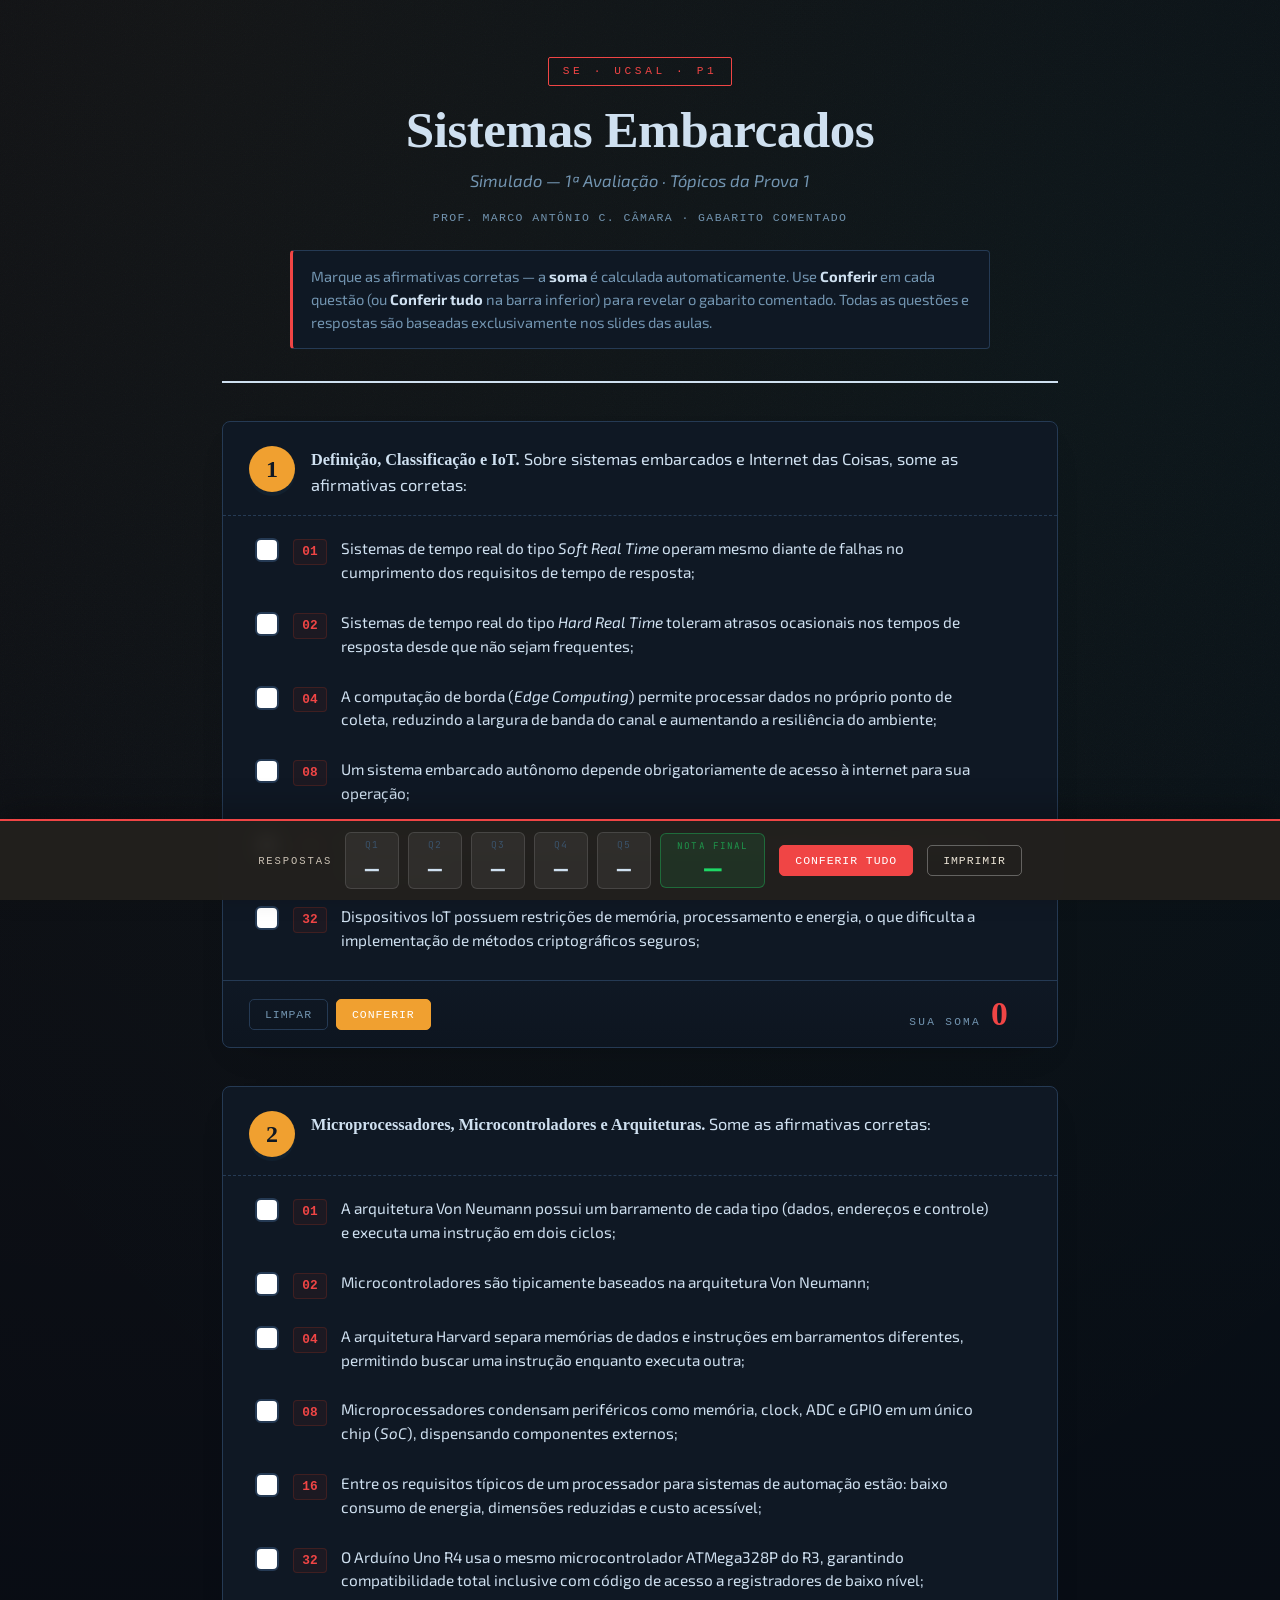
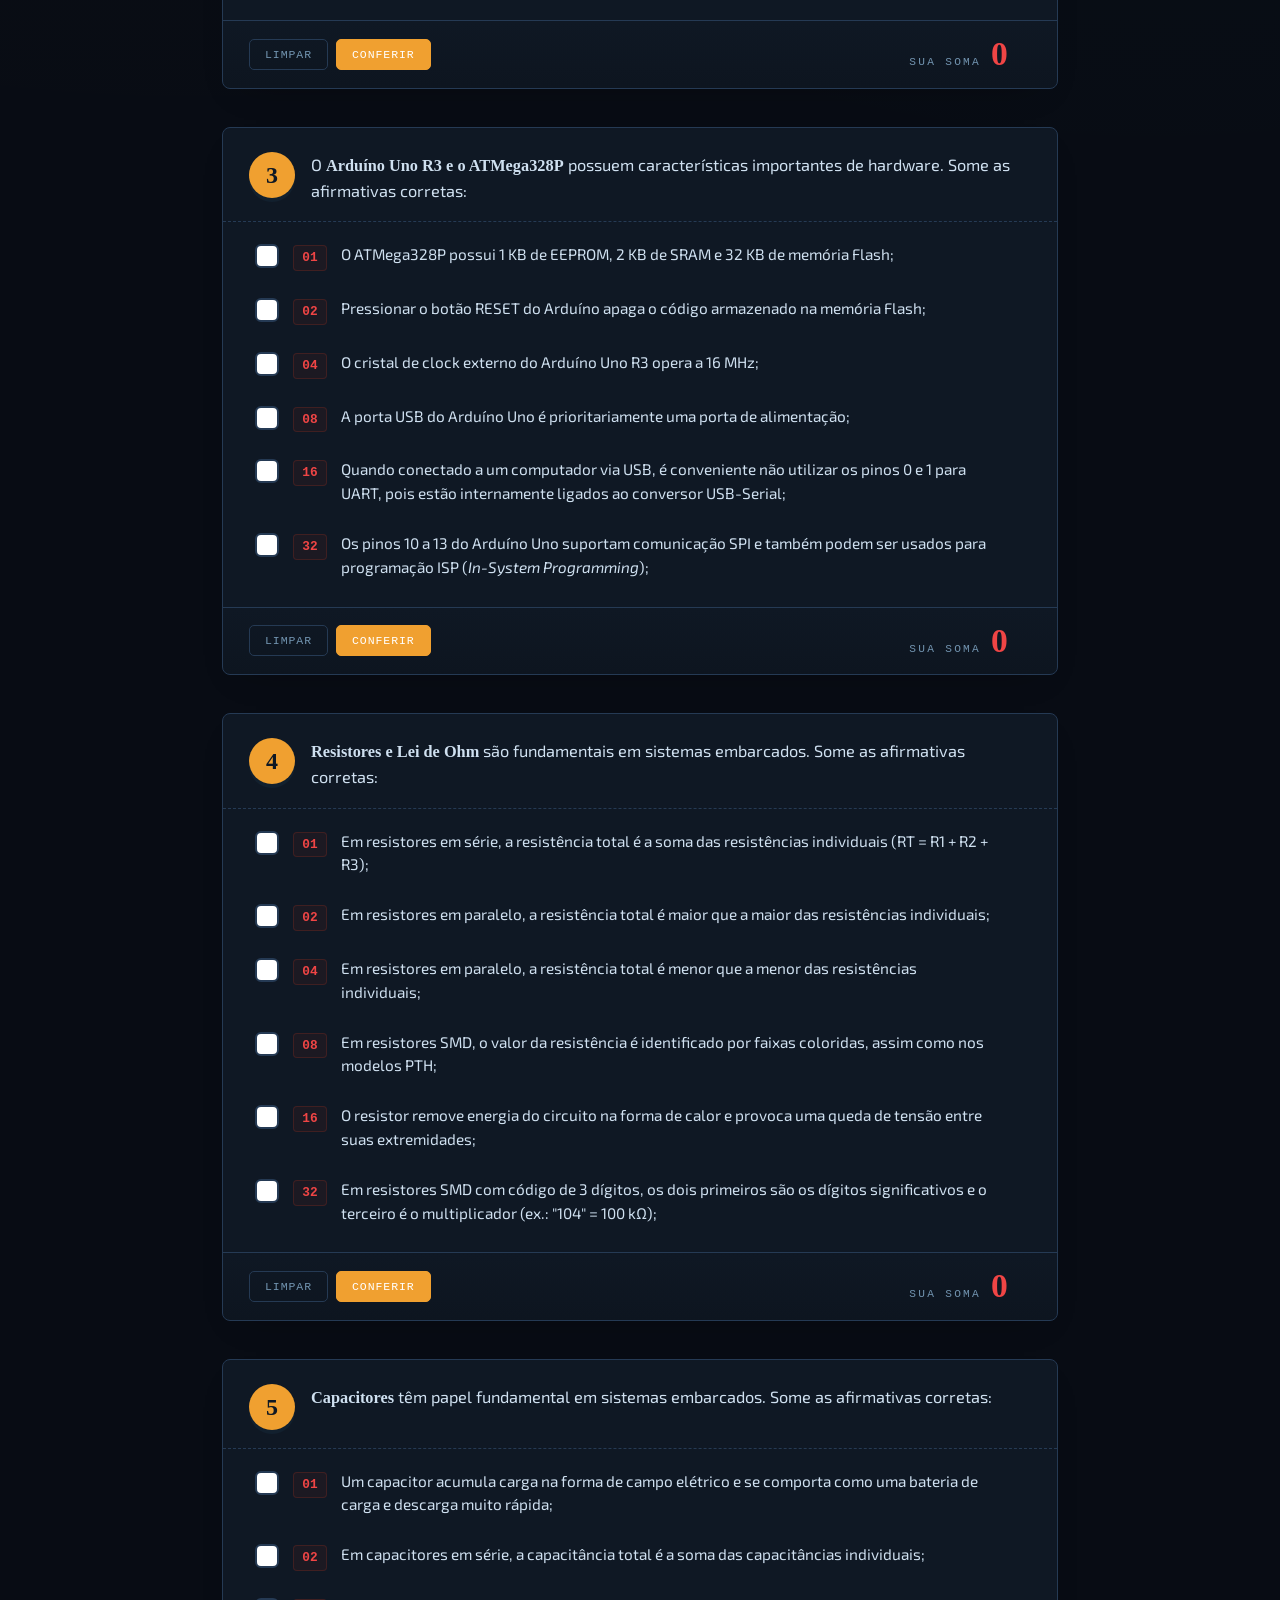
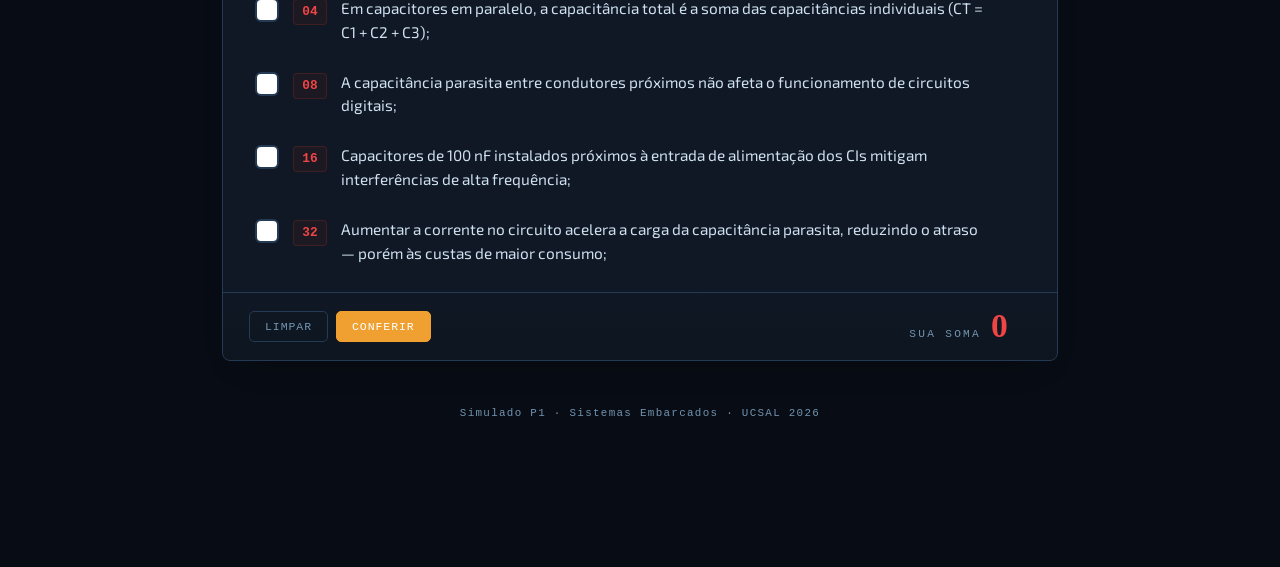
<file: Html-Simulados/simulado_p1.html>
<!DOCTYPE html>
<html lang="pt-BR">
<head>
<meta charset="UTF-8">
<meta name="viewport" content="width=device-width, initial-scale=1.0">
<title>Simulado P1 · Sistemas Embarcados</title>
<link rel="preconnect" href="https://fonts.googleapis.com">
<link rel="preconnect" href="https://fonts.gstatic.com" crossorigin>
<link href="https://fonts.googleapis.com/css2?family=Exo+2:wght@400;600;700;800;900&family=JetBrains+Mono:wght@400;500;700&display=swap" rel="stylesheet">
<style>
  :root{
    --paper:#080c14; --paper-2:#0f1824; --ink:#cfe0f0; --ink-soft:#7294b0;
    --line:#253a54; --red:#f04545; --red-soft:#f57070; --green:#1ed866;
    --green-soft:rgba(30,216,102,.1); --accent:#f0a030; --amber:#f0a030; --shadow:rgba(0,0,0,.4);
  }
  *{box-sizing:border-box;margin:0;padding:0}
  html{scroll-behavior:smooth}
  body{
    font-family:'Exo 2',sans-serif;
    background:radial-gradient(circle at 15% 0%,rgba(240,160,48,.05) 0%,transparent 45%),
      radial-gradient(circle at 90% 10%,rgba(0,201,170,.04) 0%,transparent 40%),var(--paper);
    color:var(--ink);line-height:1.55;padding:0 0 150px;-webkit-font-smoothing:antialiased;
  }
  body::before{content:"";position:fixed;inset:0;pointer-events:none;z-index:0;
    background-image:url("data:image/svg+xml,%3Csvg xmlns='http://www.w3.org/2000/svg' width='120' height='120'%3E%3Cfilter id='n'%3E%3CfeTurbulence type='fractalNoise' baseFrequency='0.9' numOctaves='2'/%3E%3C/filter%3E%3Crect width='100%25' height='100%25' filter='url(%23n)' opacity='0.035'/%3E%3C/svg%3E");opacity:.6}
  .wrap{max-width:880px;margin:0 auto;padding:0 22px;position:relative;z-index:1}

  header{padding:56px 0 32px;text-align:center;border-bottom:2px solid var(--ink)}
  .tag{display:inline-block;font-family:'Spline Sans Mono',monospace;font-size:.7rem;
    letter-spacing:.32em;text-transform:uppercase;color:var(--red);
    border:1.5px solid var(--red);padding:5px 14px;border-radius:2px;margin-bottom:18px}
  header h1{font-family:'Fraunces',serif;font-weight:900;font-size:clamp(2rem,5.5vw,3.2rem);
    line-height:1.02;letter-spacing:-.01em}
  header .sub{font-style:italic;color:var(--ink-soft);margin-top:10px;font-size:1.05rem}
  header .meta{font-family:'Spline Sans Mono',monospace;font-size:.72rem;letter-spacing:.12em;
    text-transform:uppercase;color:var(--ink-soft);margin-top:16px}
  .rules{margin:24px auto 0;max-width:700px;font-size:.92rem;color:var(--ink-soft);
    background:var(--paper-2);border:1px solid var(--line);border-left:3px solid var(--red);
    padding:14px 18px;border-radius:4px;text-align:left}
  .rules b{color:var(--ink)}
  .disclaimer{margin:14px auto 0;max-width:700px;font-size:.82rem;color:var(--amber);
    font-style:italic;text-align:left;background:#fbf3e3;border:1px solid #ecd9b2;
    border-radius:4px;padding:10px 14px}

  .q{margin-top:38px;background:var(--paper-2);border:1px solid var(--line);
    border-radius:8px;box-shadow:0 14px 34px -22px var(--shadow);overflow:hidden}
  .q-head{display:flex;gap:16px;align-items:flex-start;padding:24px 26px 18px;
    border-bottom:1px dashed var(--line)}
  .q-num{flex:0 0 auto;font-family:'Fraunces',serif;font-weight:900;font-size:1.5rem;
    color:var(--paper-2);background:var(--accent);width:46px;height:46px;border-radius:50%;
    display:grid;place-items:center;line-height:1;box-shadow:0 4px 0 rgba(31,58,77,.25)}
  .q-title{font-size:1.02rem}
  .q-title strong{font-family:'Fraunces',serif;font-weight:600}
  .q-title em{color:var(--accent)}

  ul.opts{list-style:none;padding:8px 18px 14px}
  li.opt{position:relative;border-radius:6px;transition:background .2s}
  li.opt label{display:flex;gap:14px;align-items:flex-start;cursor:pointer;
    padding:13px 14px;border-radius:6px;transition:background .15s}
  li.opt label:hover{background:rgba(240,160,48,.06)}
  .checkbox{flex:0 0 auto;width:24px;height:24px;border:2px solid var(--line);border-radius:6px;
    background:#fff;display:grid;place-items:center;margin-top:1px;transition:.15s}
  .checkbox svg{width:15px;height:15px;stroke:#fff;stroke-width:3.5;fill:none;
    stroke-dasharray:24;stroke-dashoffset:24;transition:stroke-dashoffset .2s}
  input[type=checkbox]{position:absolute;opacity:0;width:0;height:0}
  input:checked + label .checkbox{background:var(--green);border-color:var(--green)}
  input:checked + label .checkbox svg{stroke-dashoffset:0}
  input:focus-visible + label .checkbox{outline:2px solid var(--accent);outline-offset:2px}
  .bit{flex:0 0 auto;font-family:'Spline Sans Mono',monospace;font-weight:600;font-size:.8rem;
    color:var(--red);background:rgba(168,51,31,.09);border:1px solid rgba(168,51,31,.25);
    padding:2px 8px;border-radius:4px;margin-top:2px;min-width:34px;text-align:center}
  input:checked + label .bit{background:var(--red);color:#fff;border-color:var(--red)}
  .opt-txt{font-size:.96rem;color:var(--ink)}

  .expl{display:none;margin:0 14px 10px 52px;font-size:.88rem;color:var(--ink-soft);
    border-left:3px solid var(--line);padding:7px 12px;background:rgba(0,0,0,.018);
    border-radius:0 6px 6px 0}
  .expl .verdict{font-family:'Spline Sans Mono',monospace;font-weight:600;font-size:.7rem;
    letter-spacing:.1em;text-transform:uppercase;margin-right:8px}
  .expl .v-true{color:var(--green)} .expl .v-false{color:var(--red)}
  .revealed .expl{display:block;animation:fade .25s ease}
  @keyframes fade{from{opacity:0;transform:translateY(-3px)}to{opacity:1}}
  .revealed li.opt.should{background:var(--green-soft)}
  .revealed li.opt.shouldnt{background:rgba(240,69,69,.1)}
  .status{font-family:'Spline Sans Mono',monospace;font-size:.68rem;letter-spacing:.06em;
    margin-left:auto;align-self:center;padding:3px 9px;border-radius:20px;white-space:nowrap}
  .st-hit{background:var(--green);color:#fff}
  .st-miss{background:var(--red);color:#fff}
  .st-extra{background:var(--red);color:#fff}
  .st-ok{background:rgba(0,0,0,.06);color:var(--ink-soft)}
  .revealed .checkbox{display:none}

  .q-foot{display:flex;align-items:center;justify-content:space-between;gap:14px;flex-wrap:wrap;
    padding:16px 26px;background:linear-gradient(var(--paper-2),rgba(0,0,0,.12));border-top:1px solid var(--line)}
  .sum-box{display:flex;align-items:baseline;gap:10px}
  .sum-label{font-family:'Spline Sans Mono',monospace;font-size:.7rem;letter-spacing:.2em;
    text-transform:uppercase;color:var(--ink-soft)}
  .sum-val{font-family:'Fraunces',serif;font-weight:900;font-size:2.1rem;color:var(--red);
    line-height:1;min-width:40px}
  .correct-sum{display:none;font-family:'Spline Sans Mono',monospace;font-size:.78rem;
    color:var(--ink-soft);align-self:center}
  .correct-sum b{font-family:'Fraunces',serif;font-size:1.15rem;color:var(--green)}
  .correct-sum.bad b{color:var(--red)}
  .revealed .correct-sum{display:inline}
  .score-box{display:none;align-items:baseline;gap:8px}
  .score-label{font-family:'Spline Sans Mono',monospace;font-size:.68rem;letter-spacing:.18em;text-transform:uppercase;color:var(--ink-soft)}
  .score-val{font-family:'Fraunces',serif;font-weight:900;font-size:1.8rem;line-height:1;color:var(--green)}
  .score-val.bad{color:var(--red)}
  .score-max{font-family:'Spline Sans Mono',monospace;font-size:.76rem;color:var(--ink-soft);align-self:flex-end;padding-bottom:3px}
  .revealed .score-box{display:flex}
  .grade-cell{display:flex;flex-direction:column;align-items:center;background:rgba(30,216,102,.1);border:1.5px solid rgba(30,216,102,.35);border-radius:6px;padding:5px 16px;min-width:90px}
  .grade-cell .g-lbl{font-family:'JetBrains Mono',monospace;font-size:.58rem;letter-spacing:.12em;text-transform:uppercase;color:rgba(30,216,102,.6)}
  .grade-cell .g-val{font-family:'Exo 2',sans-serif;font-weight:900;font-size:1.5rem;color:#1ed866;line-height:1.2}
  .grade-cell .g-sub{font-family:'JetBrains Mono',monospace;font-size:.58rem;color:rgba(30,216,102,.5);letter-spacing:.06em}
  .foot-btns{display:flex;gap:8px}
  .btn{font-family:'Spline Sans Mono',monospace;font-size:.72rem;letter-spacing:.08em;
    text-transform:uppercase;padding:8px 15px;border-radius:5px;cursor:pointer;border:1.5px solid;transition:.15s}
  .clearbtn{background:none;border-color:var(--line);color:var(--ink-soft)}
  .clearbtn:hover{border-color:var(--red);color:var(--red)}
  .checkbtn{background:var(--accent);border-color:var(--accent);color:#fff}
  .checkbtn:hover{background:#c88020}

  .sheet{position:fixed;left:0;right:0;bottom:0;z-index:20;background:rgba(35,33,29,.97);
    backdrop-filter:blur(8px);color:var(--paper);border-top:2px solid var(--red);
    box-shadow:0 -10px 30px rgba(0,0,0,.25)}
  .sheet-inner{max-width:880px;margin:0 auto;padding:11px 22px;display:flex;align-items:center;
    gap:9px;flex-wrap:wrap;justify-content:center}
  .sheet-title{font-family:'Spline Sans Mono',monospace;font-size:.66rem;letter-spacing:.18em;
    text-transform:uppercase;color:#c9c0b3;margin-right:4px}
  .cell{display:flex;flex-direction:column;align-items:center;background:rgba(255,255,255,.06);
    border:1px solid rgba(255,255,255,.12);border-radius:6px;padding:5px 12px;min-width:54px}
  .cell .c-q{font-family:'JetBrains Mono',monospace;font-size:.6rem;letter-spacing:.1em;color:#3a526a}
  .cell .c-v{font-family:'Exo 2',sans-serif;font-weight:900;font-size:1.2rem;color:#cfe0f0}
  .cell.filled{background:rgba(240,69,69,.18);border-color:var(--red-soft)}
  .cell.filled .c-v{color:#f57070}
  .cell.match{background:rgba(30,216,102,.15);border-color:rgba(30,216,102,.4)}
  .cell.match .c-v{color:#1ed866}
  .sheet .btn{margin-left:5px}
  .revealbtn{background:var(--red);border-color:var(--red);color:#fff}
  .revealbtn:hover{background:var(--red-soft)}
  .printbtn{background:none;border-color:rgba(255,255,255,.3);color:#e9e2d4}
  .printbtn:hover{border-color:#fff}

  footer{text-align:center;margin-top:44px;font-family:'Spline Sans Mono',monospace;
    font-size:.68rem;letter-spacing:.12em;color:var(--ink-soft)}
  @media print{body{background:#fff;padding-bottom:0}.sheet,.foot-btns,.tag{display:none}
    .q{box-shadow:none;break-inside:avoid}.revealed .checkbox{display:grid}}
  @media(max-width:560px){.sum-val{font-size:1.7rem}.status{margin-left:0}}
</style>
</head>
<body>
<div class="wrap">
  <header>
    <span class="tag">SE · UCSAL · P1</span>
    <h1>Sistemas Embarcados</h1>
    <p class="sub">Simulado — 1ª Avaliação · Tópicos da Prova 1</p>
    <p class="meta">Prof. Marco Antônio C. Câmara · Gabarito comentado</p>
    <div class="rules">
      Marque as afirmativas corretas — a <b>soma</b> é calculada automaticamente. Use <b>Conferir</b> em cada questão (ou <b>Conferir tudo</b> na barra inferior) para revelar o gabarito comentado. Todas as questões e respostas são baseadas exclusivamente nos slides das aulas.
    </div>
  </header>
  <main id="exam"></main>
  <footer>Simulado P1 · Sistemas Embarcados · UCSAL 2026</footer>
</div>

<div class="sheet">
  <div class="sheet-inner" id="sheet">
    <span class="sheet-title">Respostas</span>
    <button class="btn revealbtn" id="revealAll">Conferir tudo</button>
    <button class="btn printbtn" onclick="window.print()">Imprimir</button>
  </div>
</div>

<script>
// opt: [bit, texto, correta(bool), explicação]
const QUESTIONS = [
  { n:1,
    title:'<strong>Definição, Classificação e IoT.</strong> Sobre sistemas embarcados e Internet das Coisas, some as afirmativas corretas:',
    opts:[
      [1,'Sistemas de tempo real do tipo <em>Soft Real Time</em> operam mesmo diante de falhas no cumprimento dos requisitos de tempo de resposta;',true,'Correto — o slide define Soft Real Time exatamente assim: "operam mesmo diante de falhas na obediência a estes requisitos".'],
      [2,'Sistemas de tempo real do tipo <em>Hard Real Time</em> toleram atrasos ocasionais nos tempos de resposta desde que não sejam frequentes;',false,'Incorreto — Hard Real Time "têm requisitos rígidos, que não podem ser desobedecidos". Qualquer falha de tempo é inaceitável.'],
      [4,'A computação de borda (<em>Edge Computing</em>) permite processar dados no próprio ponto de coleta, reduzindo a largura de banda do canal e aumentando a resiliência do ambiente;',true,'Correto — os slides listam: "Distribuição do processamento; Computação local reduz a largura de banda; Aumenta a resiliência do ambiente, já que mesmo em caso de falhas de comunicação, algumas decisões continuam sendo tomadas".'],
      [8,'Um sistema embarcado autônomo depende obrigatoriamente de acesso à internet para sua operação;',false,'Incorreto — sistemas autônomos "são independentes, não precisam de servidores ou acesso à internet". Recursos de rede, quando existem, são locais.'],
      [16,'O software de sistemas embarcados é chamado de <em>firmware</em> por ficar embutido no hardware do dispositivo;',true,'Correto — o slide afirma: "como são de uso específico, e ficam embutidos no hardware, os softwares para sistemas embarcados são muitas vezes identificados como firmware".'],
      [32,'Dispositivos IoT possuem restrições de memória, processamento e energia, o que dificulta a implementação de métodos criptográficos seguros;',true,'Correto — o slide afirma: "Métodos criptográficos seguros exigem processamento rápido e vigilância contínua, o que atenta contra as características dos dispositivos IoT! Capacidade limitada de processamento; Baixo consumo energético".']
    ]},
  { n:2,
    title:'<strong>Microprocessadores, Microcontroladores e Arquiteturas.</strong> Some as afirmativas corretas:',
    opts:[
      [1,'A arquitetura Von Neumann possui um barramento de cada tipo (dados, endereços e controle) e executa uma instrução em dois ciclos;',true,'Correto — o slide descreve: "Executa uma instrução em dois ciclos; Possui um barramento de cada tipo (dados, endereços e controle)".'],
      [2,'Microcontroladores são tipicamente baseados na arquitetura Von Neumann;',false,'Incorreto — microcontroladores são "tipicamente baseados na arquitetura de Harvard". É o microprocessador que tipicamente usa Von Neumann.'],
      [4,'A arquitetura Harvard separa memórias de dados e instruções em barramentos diferentes, permitindo buscar uma instrução enquanto executa outra;',true,'Correto — o slide descreve: "Consegue buscar uma instrução enquanto executa outra. Isso aumenta o desempenho para aplicações em tempo real".'],
      [8,'Microprocessadores condensam periféricos como memória, clock, ADC e GPIO em um único chip (<em>SoC</em>), dispensando componentes externos;',false,'Incorreto — quem é SoC é o microcontrolador. Microprocessadores "exigem componentes externos essenciais, como memórias, barramentos, clock, interfaces de E/S etc".'],
      [16,'Entre os requisitos típicos de um processador para sistemas de automação estão: baixo consumo de energia, dimensões reduzidas e custo acessível;',true,'Correto — o slide lista exatamente esses três como requisitos típicos de processadores para sistemas de automação.'],
      [32,'O Arduíno Uno R4 usa o mesmo microcontrolador ATMega328P do R3, garantindo compatibilidade total inclusive com código de acesso a registradores de baixo nível;',false,'Incorreto — o R4 usa o Renesas RA4M1, de outro fabricante. "O acesso a recursos de baixo nível exige revisão de projetos feitos para a versão 3". Apenas a compatibilidade básica de linguagem e conectores foi mantida.']
    ]},
  { n:3,
    title:'O <strong>Arduíno Uno R3 e o ATMega328P</strong> possuem características importantes de hardware. Some as afirmativas corretas:',
    opts:[
      [1,'O ATMega328P possui 1 KB de EEPROM, 2 KB de SRAM e 32 KB de memória Flash;',true,'Correto — são as especificações de memória do ATMega328P listadas nos slides.'],
      [2,'Pressionar o botão RESET do Arduíno apaga o código armazenado na memória Flash;',false,'Incorreto — o RESET "reinicializa o sketch armazenado na memória Flash. Não apaga o código, nem coloca o dispositivo em um modo especial".'],
      [4,'O cristal de clock externo do Arduíno Uno R3 opera a 16 MHz;',true,'Correto — o slide afirma: "O Arduíno Uno R3 usa um cristal de 16MHz em seu oscilador".'],
      [8,'A porta USB do Arduíno Uno é prioritariamente uma porta de alimentação;',false,'Incorreto — o slide alerta: "A porta USB é prioritariamente uma porta de comunicação, e não de alimentação! Apenas pequenos projetos devem ser alimentados pela placa de protótipo".'],
      [16,'Quando conectado a um computador via USB, é conveniente não utilizar os pinos 0 e 1 para UART, pois estão internamente ligados ao conversor USB-Serial;',true,'Correto — o slide adverte: "Quando o Arduíno Uno R3 estiver conectado via porta USB a um computador, é conveniente não utilizá-las para UART".'],
      [32,'Os pinos 10 a 13 do Arduíno Uno suportam comunicação SPI e também podem ser usados para programação ISP (<em>In-System Programming</em>);',true,'Correto — o slide descreve: "Suportam comunicação SPI (Serial Peripheral Interface)... Uma função comum em alguns microcontroladores é o uso do SPI para a programação ISP".']
    ]},
  { n:4,
    title:'<strong>Resistores e Lei de Ohm</strong> são fundamentais em sistemas embarcados. Some as afirmativas corretas:',
    opts:[
      [1,'Em resistores em série, a resistência total é a soma das resistências individuais (RT = R1 + R2 + R3);',true,'Correto — o slide apresenta a fórmula RT = R1 + R2 + R3 para o arranjo em série.'],
      [2,'Em resistores em paralelo, a resistência total é maior que a maior das resistências individuais;',false,'Incorreto — em paralelo, "a resistência total é menor que a menor das resistências individuais". O arranjo em paralelo sempre reduz a resistência.'],
      [4,'Em resistores em paralelo, a resistência total é menor que a menor das resistências individuais;',true,'Correto — a fórmula 1/RT = 1/R1 + 1/R2 + 1/R3 sempre resulta em RT menor que qualquer resistência individual.'],
      [8,'Em resistores SMD, o valor da resistência é identificado por faixas coloridas, assim como nos modelos PTH;',false,'Incorreto — em resistores SMD, "o valor normalmente vem gravado no corpo", em código numérico (ex.: "104" = 100 kΩ). As faixas coloridas são exclusivas dos resistores PTH.'],
      [16,'O resistor remove energia do circuito na forma de calor e provoca uma queda de tensão entre suas extremidades;',true,'Correto — o slide descreve: "Remove energia do circuito transformando-a em potência térmica; Provoca uma queda de tensão entre as suas extremidades".'],
      [32,'Em resistores SMD com código de 3 dígitos, os dois primeiros são os dígitos significativos e o terceiro é o multiplicador (ex.: "104" = 100 kΩ);',true,'Correto — o slide exemplifica: "os dois primeiros números indicam os dígitos significativos, o terceiro é o multiplicador; 104 por exemplo é igual a 100KΩ".']
    ]},
  { n:5,
    title:'<strong>Capacitores</strong> têm papel fundamental em sistemas embarcados. Some as afirmativas corretas:',
    opts:[
      [1,'Um capacitor acumula carga na forma de campo elétrico e se comporta como uma bateria de carga e descarga muito rápida;',true,'Correto — o slide descreve: "Acumula tensão sob a forma de campo elétrico interno do componente. Lembra uma bateria com carga e descarga muito rápida".'],
      [2,'Em capacitores em série, a capacitância total é a soma das capacitâncias individuais;',false,'Incorreto — em série, a capacitância total é MENOR que a menor das individuais (1/CT = 1/C1 + 1/C2 + ...). A soma das capacitâncias é a regra do arranjo em PARALELO.'],
      [4,'Em capacitores em paralelo, a capacitância total é a soma das capacitâncias individuais (CT = C1 + C2 + C3);',true,'Correto — o slide afirma: CT = C1 + C2 + C3.'],
      [8,'A capacitância parasita entre condutores próximos não afeta o funcionamento de circuitos digitais;',false,'Incorreto — a capacitância parasita "causa atrasos na representação digital". O tempo de carga não pode ser maior que meio período do sinal, caso contrário ocorre falha na leitura do bit.'],
      [16,'Capacitores de 100 nF instalados próximos à entrada de alimentação dos CIs mitigam interferências de alta frequência;',true,'Correto — o slide descreve: "Interferência de alta frequência pode ser mitigada. Capacitores de 100nF instalados bem próximos à entrada de alimentação".'],
      [32,'Aumentar a corrente no circuito acelera a carga da capacitância parasita, reduzindo o atraso — porém às custas de maior consumo;',true,'Correto — o slide afirma: "A carga fica mais rápida se a corrente for aumentada (maior consumo)" e "Para resolver, é necessário acelerar a carga, aumentando a corrente (e o consumo)".']
    ]}
];

const CHECK='<svg viewBox="0 0 24 24"><polyline points="4 13 9 18 20 6"/></svg>';
const STORE='se_sim_p1_v1';
const N_Q=QUESTIONS.length;
const Q_VAL=10/N_Q;
let saved={}; try{saved=JSON.parse(localStorage.getItem(STORE)||'{}')}catch(e){saved={}}
const exam=document.getElementById('exam');
const correctSum={};

QUESTIONS.forEach(q=>{
  const card=document.createElement('section'); card.className='q'; card.id='q'+q.n;
  let cs=0; q.opts.forEach(o=>{ if(o[2]) cs+=o[0]; }); correctSum[q.n]=cs;
  let optsHTML='';
  q.opts.forEach(o=>{
    const [bit,txt,ok,expl]=o; const id=`q${q.n}_${bit}`;
    const chk=(saved['q'+q.n]||[]).includes(bit)?'checked':'';
    optsHTML+=`
      <li class="opt" id="opt_${id}">
        <input type="checkbox" id="${id}" data-q="${q.n}" data-bit="${bit}" data-ok="${ok?1:0}" ${chk}>
        <label for="${id}">
          <span class="checkbox">${CHECK}</span>
          <span class="bit">${String(bit).padStart(2,'0')}</span>
          <span class="opt-txt">${txt}</span>
          <span class="status" id="stat_${id}"></span>
        </label>
        <div class="expl">
          <span class="verdict ${ok?'v-true':'v-false'}">${ok?'Correta · soma':'Incorreta · não soma'}</span>
          <div style="margin-top:5px">${expl}</div>
        </div>
      </li>`;
  });
  card.innerHTML=`
    <div class="q-head"><div class="q-num">${q.n}</div><div class="q-title">${q.title}</div></div>
    <ul class="opts">${optsHTML}</ul>
    <div class="q-foot">
      <div class="foot-btns">
        <button class="btn clearbtn" data-clear="${q.n}">Limpar</button>
        <button class="btn checkbtn" data-check="${q.n}">Conferir</button>
      </div>
      <div class="sum-box">
        <span class="sum-label">Sua soma</span>
        <span class="sum-val" id="sum${q.n}">0</span>
        <span class="correct-sum" id="csum${q.n}"></span>
      </div>
      <div class="score-box">
        <span class="score-label">Pontos</span>
        <span class="score-val" id="sv${q.n}">—</span>
        <span class="score-max">/ ${Q_VAL.toFixed(2)}</span>
      </div>
    </div>`;
  exam.appendChild(card);
});

const sheet=document.getElementById('sheet');
const firstBtn=document.getElementById('revealAll');
QUESTIONS.forEach(q=>{
  const c=document.createElement('div'); c.className='cell'; c.id='cell'+q.n;
  c.innerHTML=`<span class="c-q">Q${q.n}</span><span class="c-v" id="cv${q.n}">—</span>`;
  sheet.insertBefore(c,firstBtn);
});
const gCell=document.createElement('div'); gCell.className='grade-cell'; gCell.id='gradeCell';
gCell.innerHTML='<span class="g-lbl">Nota Final</span><span class="g-val" id="gradeVal">—</span><span class="g-sub" id="gradeSub"></span>';
sheet.insertBefore(gCell,firstBtn);

function calcQuestionScore(qn){
  const q=QUESTIONS.find(x=>x.n===+qn);
  const nCorrect=q.opts.filter(o=>o[2]).length;
  const perCorrect=Q_VAL/nCorrect;
  let hit=0,extra=0;
  document.querySelectorAll(`input[data-q="${qn}"]`).forEach(b=>{
    if(b.checked&&b.dataset.ok==='1') hit++;
    if(b.checked&&b.dataset.ok==='0') extra++;
  });
  return Math.max(0,hit-extra)*perCorrect;
}

function updateGrade(){
  let total=0,nRevealed=0;
  QUESTIONS.forEach(q=>{
    if(document.getElementById('q'+q.n).classList.contains('revealed')){
      nRevealed++; total+=calcQuestionScore(q.n);
    }
  });
  if(nRevealed===0) return;
  document.getElementById('gradeVal').textContent=total.toFixed(1);
  document.getElementById('gradeSub').textContent=nRevealed===N_Q?'/ 10':'/ 10 (parcial)';
}

function recalc(qn){
  let sum=0; const picked=[];
  document.querySelectorAll(`input[data-q="${qn}"]`).forEach(b=>{
    if(b.checked){sum+=+b.dataset.bit;picked.push(+b.dataset.bit);}});
  document.getElementById('sum'+qn).textContent=sum;
  const cell=document.getElementById('cell'+qn);
  document.getElementById('cv'+qn).textContent=picked.length?sum:'—';
  cell.classList.toggle('filled',picked.length>0);
  saved['q'+qn]=picked; try{localStorage.setItem(STORE,JSON.stringify(saved))}catch(e){}
  if(document.getElementById('q'+qn).classList.contains('revealed')) markCell(qn);
}

function reveal(qn){
  const card=document.getElementById('q'+qn); card.classList.add('revealed');
  document.querySelectorAll(`input[data-q="${qn}"]`).forEach(b=>{
    const id=b.id, ok=b.dataset.ok==='1', li=document.getElementById('opt_'+id),
          st=document.getElementById('stat_'+id);
    li.classList.toggle('should',ok); li.classList.toggle('shouldnt',!ok);
    st.className='status';
    if(ok&&b.checked){st.classList.add('st-hit');st.textContent='✓ acertou';}
    else if(ok&&!b.checked){st.classList.add('st-miss');st.textContent='✗ faltou';}
    else if(!ok&&b.checked){st.classList.add('st-extra');st.textContent='✗ a mais';}
    else{st.classList.add('st-ok');st.textContent='ok';}
  });
  const cs=correctSum[qn], el=document.getElementById('csum'+qn);
  el.innerHTML=`· correta: <b>${cs}</b>`;
  markCell(qn);
  const score=calcQuestionScore(qn);
  const sv=document.getElementById('sv'+qn);
  sv.textContent=score.toFixed(2);
  sv.classList.toggle('bad', score < Q_VAL/2);
  updateGrade();
}
function markCell(qn){
  const userSum=+document.getElementById('sum'+qn).textContent;
  const match=userSum===correctSum[qn];
  document.getElementById('cell'+qn).classList.toggle('match',match);
  document.getElementById('csum'+qn).classList.toggle('bad',!match);
}

document.addEventListener('change',e=>{if(e.target.matches('input[type=checkbox]'))recalc(e.target.dataset.q)});
document.addEventListener('click',e=>{
  if(e.target.matches('[data-clear]')){const qn=e.target.dataset.clear;
    document.querySelectorAll(`input[data-q="${qn}"]`).forEach(b=>b.checked=false);recalc(qn);}
  if(e.target.matches('[data-check]'))reveal(e.target.dataset.check);
  if(e.target.id==='revealAll')QUESTIONS.forEach(q=>reveal(q.n));
});
QUESTIONS.forEach(q=>recalc(q.n));
</script>
</body>
</html>
</file>
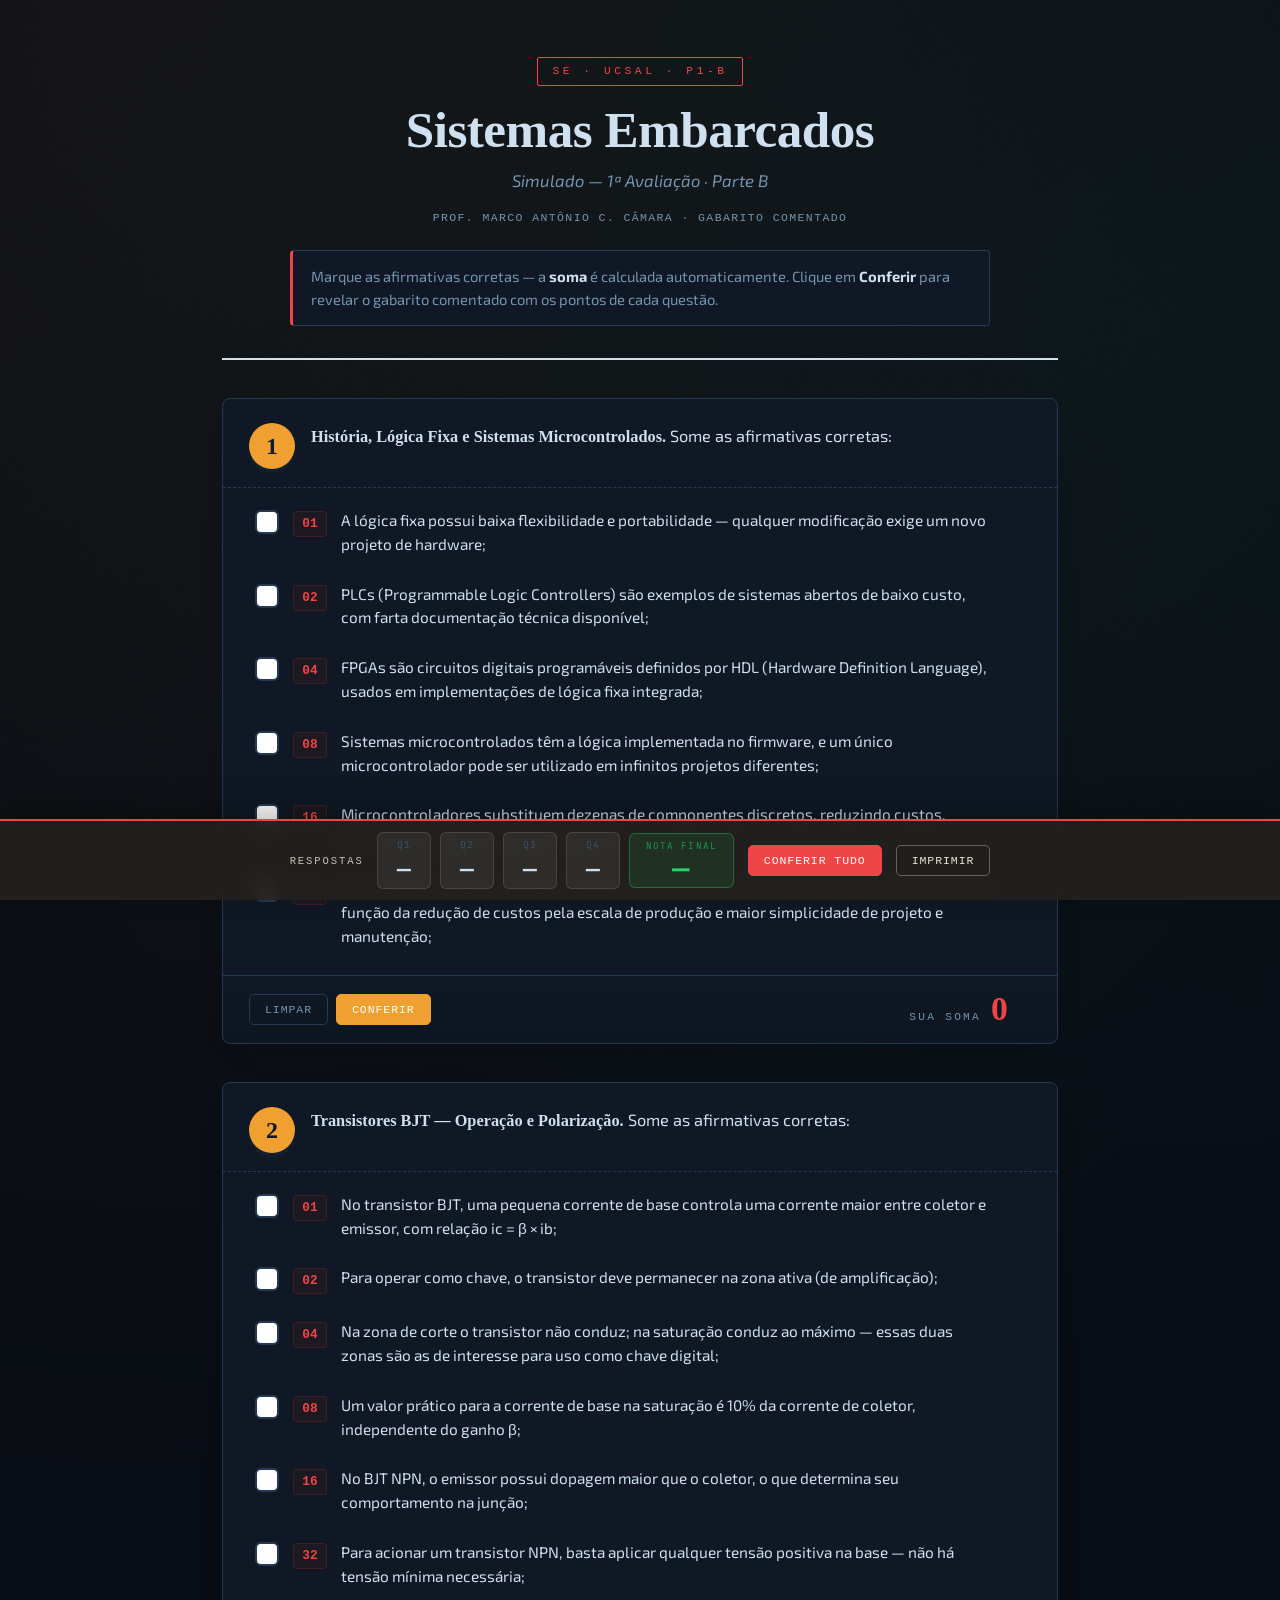
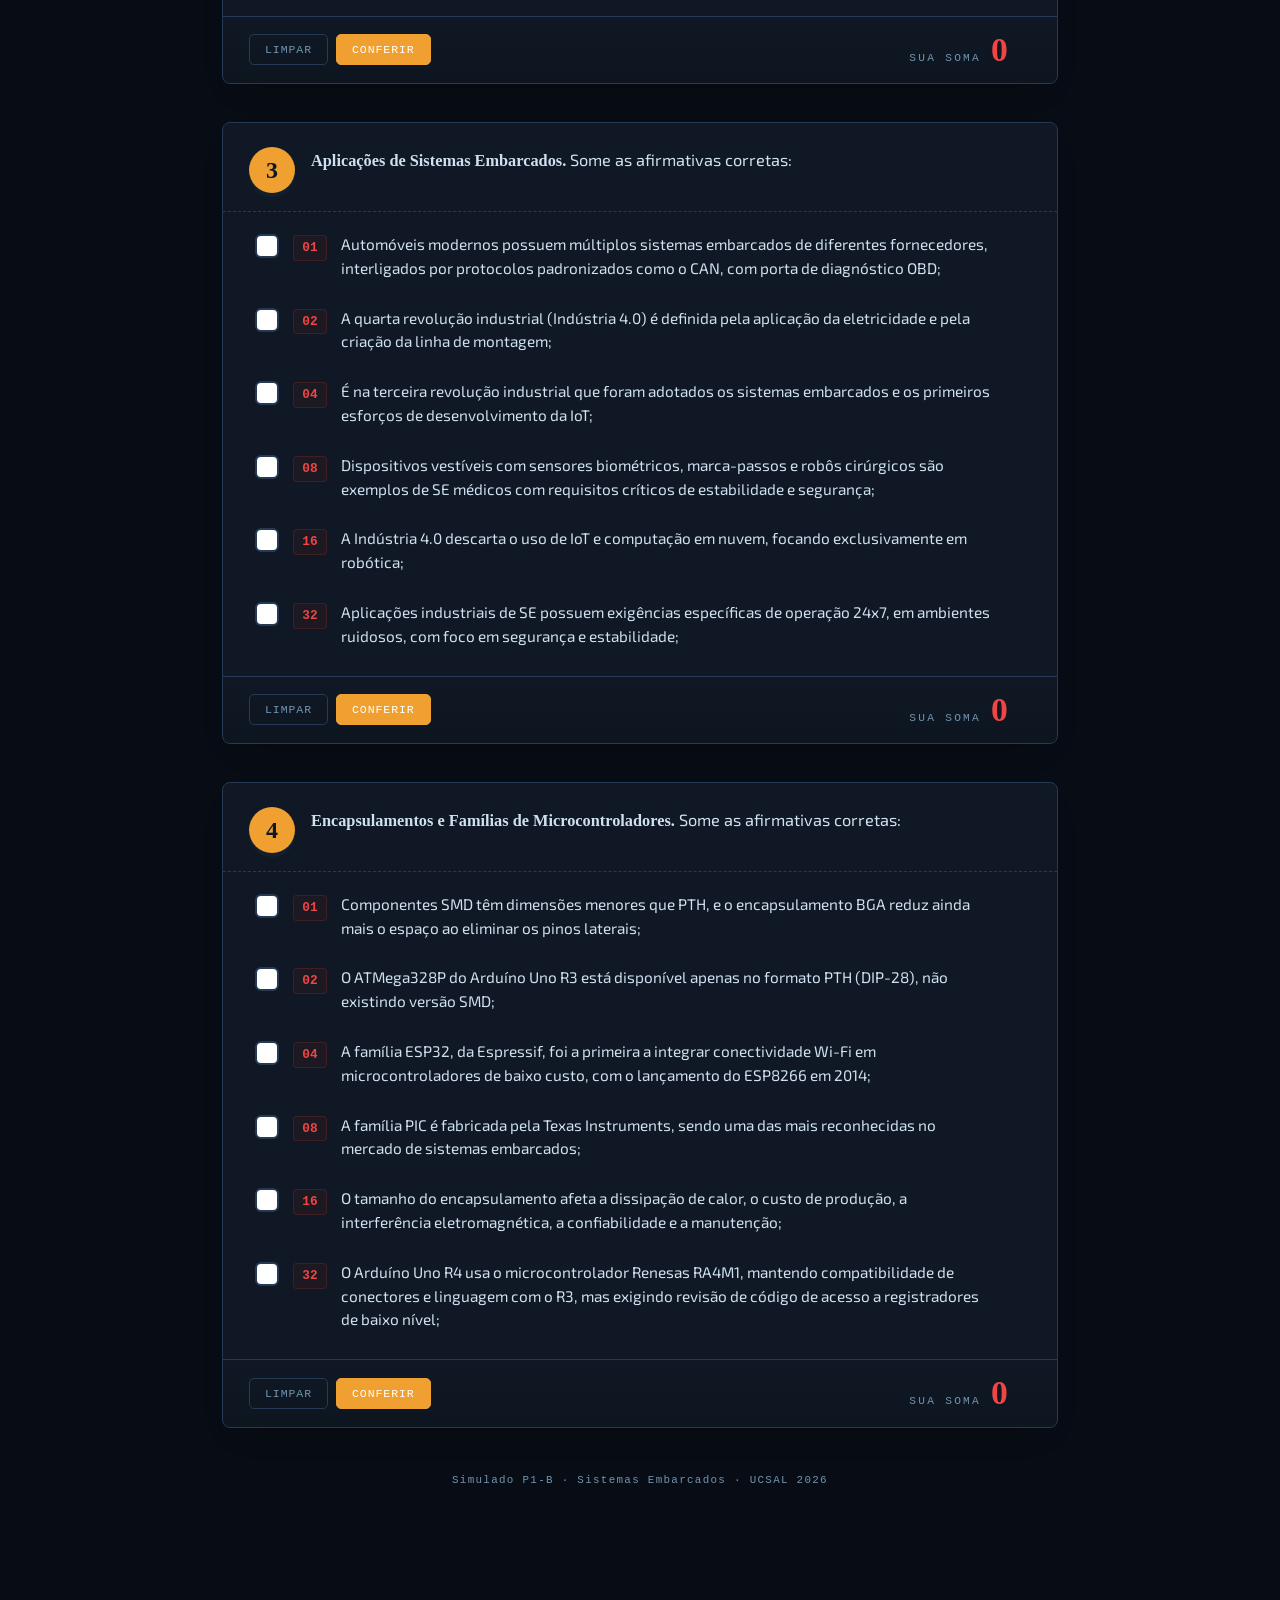
<file: Html-Simulados/simulado_p1b.html>
<!DOCTYPE html>
<html lang="pt-BR">
<head>
<meta charset="UTF-8">
<meta name="viewport" content="width=device-width, initial-scale=1.0">
<title>Simulado P1-B · Sistemas Embarcados</title>
<link rel="preconnect" href="https://fonts.googleapis.com">
<link rel="preconnect" href="https://fonts.gstatic.com" crossorigin>
<link href="https://fonts.googleapis.com/css2?family=Exo+2:wght@400;600;700;800;900&family=JetBrains+Mono:wght@400;500;700&display=swap" rel="stylesheet">
<style>
  :root{
    --paper:#080c14; --paper-2:#0f1824; --ink:#cfe0f0; --ink-soft:#7294b0;
    --line:#253a54; --red:#f04545; --red-soft:#f57070; --green:#1ed866;
    --green-soft:rgba(30,216,102,.1); --accent:#f0a030; --amber:#f0a030; --shadow:rgba(0,0,0,.4);
  }
  *{box-sizing:border-box;margin:0;padding:0}
  html{scroll-behavior:smooth}
  body{
    font-family:'Exo 2',sans-serif;
    background:radial-gradient(circle at 15% 0%,rgba(240,160,48,.05) 0%,transparent 45%),
      radial-gradient(circle at 90% 10%,rgba(0,201,170,.04) 0%,transparent 40%),var(--paper);
    color:var(--ink);line-height:1.55;padding:0 0 150px;-webkit-font-smoothing:antialiased;
  }
  body::before{content:"";position:fixed;inset:0;pointer-events:none;z-index:0;
    background-image:url("data:image/svg+xml,%3Csvg xmlns='http://www.w3.org/2000/svg' width='120' height='120'%3E%3Cfilter id='n'%3E%3CfeTurbulence type='fractalNoise' baseFrequency='0.9' numOctaves='2'/%3E%3C/filter%3E%3Crect width='100%25' height='100%25' filter='url(%23n)' opacity='0.035'/%3E%3C/svg%3E");opacity:.6}
  .wrap{max-width:880px;margin:0 auto;padding:0 22px;position:relative;z-index:1}
  header{padding:56px 0 32px;text-align:center;border-bottom:2px solid var(--ink)}
  .tag{display:inline-block;font-family:'Spline Sans Mono',monospace;font-size:.7rem;
    letter-spacing:.32em;text-transform:uppercase;color:var(--red);
    border:1.5px solid var(--red);padding:5px 14px;border-radius:2px;margin-bottom:18px}
  header h1{font-family:'Fraunces',serif;font-weight:900;font-size:clamp(2rem,5.5vw,3.2rem);
    line-height:1.02;letter-spacing:-.01em}
  header .sub{font-style:italic;color:var(--ink-soft);margin-top:10px;font-size:1.05rem}
  header .meta{font-family:'Spline Sans Mono',monospace;font-size:.72rem;letter-spacing:.12em;
    text-transform:uppercase;color:var(--ink-soft);margin-top:16px}
  .rules{margin:24px auto 0;max-width:700px;font-size:.92rem;color:var(--ink-soft);
    background:var(--paper-2);border:1px solid var(--line);border-left:3px solid var(--red);
    padding:14px 18px;border-radius:4px;text-align:left}
  .rules b{color:var(--ink)}
  .q{margin-top:38px;background:var(--paper-2);border:1px solid var(--line);
    border-radius:8px;box-shadow:0 14px 34px -22px var(--shadow);overflow:hidden}
  .q-head{display:flex;gap:16px;align-items:flex-start;padding:24px 26px 18px;
    border-bottom:1px dashed var(--line)}
  .q-num{flex:0 0 auto;font-family:'Fraunces',serif;font-weight:900;font-size:1.5rem;
    color:var(--paper-2);background:var(--accent);width:46px;height:46px;border-radius:50%;
    display:grid;place-items:center;line-height:1;box-shadow:0 4px 0 rgba(31,58,77,.25)}
  .q-title{font-size:1.02rem}
  .q-title strong{font-family:'Fraunces',serif;font-weight:600}
  .q-title em{color:var(--accent)}
  ul.opts{list-style:none;padding:8px 18px 14px}
  li.opt{position:relative;border-radius:6px;transition:background .2s}
  li.opt label{display:flex;gap:14px;align-items:flex-start;cursor:pointer;
    padding:13px 14px;border-radius:6px;transition:background .15s}
  li.opt label:hover{background:rgba(240,160,48,.06)}
  .checkbox{flex:0 0 auto;width:24px;height:24px;border:2px solid var(--line);border-radius:6px;
    background:#fff;display:grid;place-items:center;margin-top:1px;transition:.15s}
  .checkbox svg{width:15px;height:15px;stroke:#fff;stroke-width:3.5;fill:none;
    stroke-dasharray:24;stroke-dashoffset:24;transition:stroke-dashoffset .2s}
  input[type=checkbox]{position:absolute;opacity:0;width:0;height:0}
  input:checked + label .checkbox{background:var(--green);border-color:var(--green)}
  input:checked + label .checkbox svg{stroke-dashoffset:0}
  input:focus-visible + label .checkbox{outline:2px solid var(--accent);outline-offset:2px}
  .bit{flex:0 0 auto;font-family:'Spline Sans Mono',monospace;font-weight:600;font-size:.8rem;
    color:var(--red);background:rgba(168,51,31,.09);border:1px solid rgba(168,51,31,.25);
    padding:2px 8px;border-radius:4px;margin-top:2px;min-width:34px;text-align:center}
  input:checked + label .bit{background:var(--red);color:#fff;border-color:var(--red)}
  .opt-txt{font-size:.96rem;color:var(--ink)}
  .expl{display:none;margin:0 14px 10px 52px;font-size:.88rem;color:var(--ink-soft);
    border-left:3px solid var(--line);padding:7px 12px;background:rgba(0,0,0,.018);
    border-radius:0 6px 6px 0}
  .expl .verdict{font-family:'Spline Sans Mono',monospace;font-weight:600;font-size:.7rem;
    letter-spacing:.1em;text-transform:uppercase;margin-right:8px}
  .expl .v-true{color:var(--green)} .expl .v-false{color:var(--red)}
  .revealed .expl{display:block;animation:fade .25s ease}
  @keyframes fade{from{opacity:0;transform:translateY(-3px)}to{opacity:1}}
  .revealed li.opt.should{background:var(--green-soft)}
  .revealed li.opt.shouldnt{background:rgba(240,69,69,.1)}
  .status{font-family:'Spline Sans Mono',monospace;font-size:.68rem;letter-spacing:.06em;
    margin-left:auto;align-self:center;padding:3px 9px;border-radius:20px;white-space:nowrap}
  .st-hit{background:var(--green);color:#fff}
  .st-miss{background:var(--red);color:#fff}
  .st-extra{background:var(--red);color:#fff}
  .st-ok{background:rgba(0,0,0,.06);color:var(--ink-soft)}
  .revealed .checkbox{display:none}
  .q-foot{display:flex;align-items:center;justify-content:space-between;gap:14px;flex-wrap:wrap;
    padding:16px 26px;background:linear-gradient(var(--paper-2),rgba(0,0,0,.12));border-top:1px solid var(--line)}
  .sum-box{display:flex;align-items:baseline;gap:10px}
  .sum-label{font-family:'Spline Sans Mono',monospace;font-size:.7rem;letter-spacing:.2em;
    text-transform:uppercase;color:var(--ink-soft)}
  .sum-val{font-family:'Fraunces',serif;font-weight:900;font-size:2.1rem;color:var(--red);
    line-height:1;min-width:40px}
  .correct-sum{display:none;font-family:'Spline Sans Mono',monospace;font-size:.78rem;
    color:var(--ink-soft);align-self:center}
  .correct-sum b{font-family:'Fraunces',serif;font-size:1.15rem;color:var(--green)}
  .correct-sum.bad b{color:var(--red)}
  .revealed .correct-sum{display:inline}
  .score-box{display:none;align-items:baseline;gap:8px}
  .score-label{font-family:'Spline Sans Mono',monospace;font-size:.68rem;letter-spacing:.18em;text-transform:uppercase;color:var(--ink-soft)}
  .score-val{font-family:'Fraunces',serif;font-weight:900;font-size:1.8rem;line-height:1;color:var(--green)}
  .score-val.bad{color:var(--red)}
  .score-max{font-family:'Spline Sans Mono',monospace;font-size:.76rem;color:var(--ink-soft);align-self:flex-end;padding-bottom:3px}
  .revealed .score-box{display:flex}
  .grade-cell{display:flex;flex-direction:column;align-items:center;background:rgba(30,216,102,.1);border:1.5px solid rgba(30,216,102,.35);border-radius:6px;padding:5px 16px;min-width:90px}
  .grade-cell .g-lbl{font-family:'JetBrains Mono',monospace;font-size:.58rem;letter-spacing:.12em;text-transform:uppercase;color:rgba(30,216,102,.6)}
  .grade-cell .g-val{font-family:'Exo 2',sans-serif;font-weight:900;font-size:1.5rem;color:#1ed866;line-height:1.2}
  .grade-cell .g-sub{font-family:'JetBrains Mono',monospace;font-size:.58rem;color:rgba(30,216,102,.5);letter-spacing:.06em}
  .foot-btns{display:flex;gap:8px}
  .btn{font-family:'Spline Sans Mono',monospace;font-size:.72rem;letter-spacing:.08em;
    text-transform:uppercase;padding:8px 15px;border-radius:5px;cursor:pointer;border:1.5px solid;transition:.15s}
  .clearbtn{background:none;border-color:var(--line);color:var(--ink-soft)}
  .clearbtn:hover{border-color:var(--red);color:var(--red)}
  .checkbtn{background:var(--accent);border-color:var(--accent);color:#fff}
  .checkbtn:hover{background:#c88020}
  .sheet{position:fixed;left:0;right:0;bottom:0;z-index:20;background:rgba(35,33,29,.97);
    backdrop-filter:blur(8px);color:var(--paper);border-top:2px solid var(--red);
    box-shadow:0 -10px 30px rgba(0,0,0,.25)}
  .sheet-inner{max-width:880px;margin:0 auto;padding:11px 22px;display:flex;align-items:center;
    gap:9px;flex-wrap:wrap;justify-content:center}
  .sheet-title{font-family:'Spline Sans Mono',monospace;font-size:.66rem;letter-spacing:.18em;
    text-transform:uppercase;color:#c9c0b3;margin-right:4px}
  .cell{display:flex;flex-direction:column;align-items:center;background:rgba(255,255,255,.06);
    border:1px solid rgba(255,255,255,.12);border-radius:6px;padding:5px 12px;min-width:54px}
  .cell .c-q{font-family:'JetBrains Mono',monospace;font-size:.6rem;letter-spacing:.1em;color:#3a526a}
  .cell .c-v{font-family:'Exo 2',sans-serif;font-weight:900;font-size:1.2rem;color:#cfe0f0}
  .cell.filled{background:rgba(240,69,69,.18);border-color:var(--red-soft)}
  .cell.filled .c-v{color:#f57070}
  .cell.match{background:rgba(30,216,102,.15);border-color:rgba(30,216,102,.4)}
  .cell.match .c-v{color:#1ed866}
  .sheet .btn{margin-left:5px}
  .revealbtn{background:var(--red);border-color:var(--red);color:#fff}
  .revealbtn:hover{background:var(--red-soft)}
  .printbtn{background:none;border-color:rgba(255,255,255,.3);color:#e9e2d4}
  .printbtn:hover{border-color:#fff}
  footer{text-align:center;margin-top:44px;font-family:'Spline Sans Mono',monospace;
    font-size:.68rem;letter-spacing:.12em;color:var(--ink-soft)}
  @media print{body{background:#fff;padding-bottom:0}.sheet,.foot-btns,.tag{display:none}
    .q{box-shadow:none;break-inside:avoid}.revealed .checkbox{display:grid}}
  @media(max-width:560px){.sum-val{font-size:1.7rem}.status{margin-left:0}}
</style>
</head>
<body>
<div class="wrap">
  <header>
    <span class="tag">SE · UCSAL · P1-B</span>
    <h1>Sistemas Embarcados</h1>
    <p class="sub">Simulado — 1ª Avaliação · Parte B</p>
    <p class="meta">Prof. Marco Antônio C. Câmara · Gabarito comentado</p>
    <div class="rules">
      Marque as afirmativas corretas — a <b>soma</b> é calculada automaticamente. Clique em <b>Conferir</b> para revelar o gabarito comentado com os pontos de cada questão.
    </div>
  </header>
  <main id="exam"></main>
  <footer>Simulado P1-B · Sistemas Embarcados · UCSAL 2026</footer>
</div>
<div class="sheet">
  <div class="sheet-inner" id="sheet">
    <span class="sheet-title">Respostas</span>
    <button class="btn revealbtn" id="revealAll">Conferir tudo</button>
    <button class="btn printbtn" onclick="window.print()">Imprimir</button>
  </div>
</div>
<script>
const QUESTIONS = [
  { n:1,
    title:'<strong>História, Lógica Fixa e Sistemas Microcontrolados.</strong> Some as afirmativas corretas:',
    opts:[
      [1,'A lógica fixa possui baixa flexibilidade e portabilidade — qualquer modificação exige um novo projeto de hardware;',true,'Correto — o slide lista como ponto negativo: "Baixa flexibilidade e portabilidade; Complexidade gera custos elevados; Projeto, Implementação e Manutenção. Tipicamente tem dimensões maiores".'],
      [2,'PLCs (Programmable Logic Controllers) são exemplos de sistemas abertos de baixo custo, com farta documentação técnica disponível;',false,'Incorreto — o slide descreve PLCs como "Tecnologia proprietária, e largamente utilizada em projetos de automação". São sistemas abertos o movimento mais recente (OpenPLC, microcontroladores de baixo custo etc.).'],
      [4,'FPGAs são circuitos digitais programáveis definidos por HDL (Hardware Definition Language), usados em implementações de lógica fixa integrada;',true,'Correto — o slide descreve: "Pode utilizar inclusive circuitos digitais programáveis, como os FPGA (Field Programmable Gate Array), definidos por HDL (Hardware Definition Language)".'],
      [8,'Sistemas microcontrolados têm a lógica implementada no firmware, e um único microcontrolador pode ser utilizado em infinitos projetos diferentes;',true,'Correto — o slide afirma: "Lógica implementada no firmware; Um único microcontrolador admite infinitos projetos".'],
      [16,'Microcontroladores substituem dezenas de componentes discretos, reduzindo custos, consumo energético e espaço ocupado;',true,'Correto — o slide lista: "Microcontroladores substituem dezenas de componentes discretos, reduzindo custos; Também há redução de consumo energético e espaço ocupado".'],
      [32,'A transição de autômatos mecânicos para eletrônicos e depois microprocessados ocorreu em função da redução de custos pela escala de produção e maior simplicidade de projeto e manutenção;',true,'Correto — o slide afirma: "Redução de custos pela escala de produção; Maior simplicidade de projeto, fabricação e manutenção".']
    ]},
  { n:2,
    title:'<strong>Transistores BJT — Operação e Polarização.</strong> Some as afirmativas corretas:',
    opts:[
      [1,'No transistor BJT, uma pequena corrente de base controla uma corrente maior entre coletor e emissor, com relação ic = β × ib;',true,'Correto — o slide descreve: "ic = x ib (é o ganho do transistor)" e "Uma corrente entre coletor e emissor será controlada pela corrente de base".'],
      [2,'Para operar como chave, o transistor deve permanecer na zona ativa (de amplificação);',false,'Incorreto — o slide é explícito: "Para operar como chave, nos interessa as zonas de corte e saturação". A zona ativa é usada para amplificação, não para chaveamento.'],
      [4,'Na zona de corte o transistor não conduz; na saturação conduz ao máximo — essas duas zonas são as de interesse para uso como chave digital;',true,'Correto — o slide lista as três zonas (Corte, Ativa, Saturação) e afirma: "Para operar como chave, nos interessa as zonas de corte e saturação".'],
      [8,'Um valor prático para a corrente de base na saturação é 10% da corrente de coletor, independente do ganho β;',true,'Correto — o slide afirma: "Valor prático para ib é 10% de ic para operar na zona de saturação independente de β".'],
      [16,'No BJT NPN, o emissor possui dopagem maior que o coletor, o que determina seu comportamento na junção;',true,'Correto — o slide descreve: "O emissor tem uma dopagem maior. Com isso, a camada de depleção entre base e emissor libera elétrons em excesso".'],
      [32,'Para acionar um transistor NPN, basta aplicar qualquer tensão positiva na base — não há tensão mínima necessária;',false,'Incorreto — o slide afirma: "V > 0,7V" é necessário entre base e emissor para fazer circular corrente e acionar o transistor (barreira da junção B-E).']
    ]},
  { n:3,
    title:'<strong>Aplicações de Sistemas Embarcados.</strong> Some as afirmativas corretas:',
    opts:[
      [1,'Automóveis modernos possuem múltiplos sistemas embarcados de diferentes fornecedores, interligados por protocolos padronizados como o CAN, com porta de diagnóstico OBD;',true,'Correto — o slide descreve: "Tipicamente são múltiplos sistemas de diferentes fornecedores, interligados. Protocolo CAN, porta OBD…"'],
      [2,'A quarta revolução industrial (Indústria 4.0) é definida pela aplicação da eletricidade e pela criação da linha de montagem;',false,'Incorreto — isso descreve a segunda revolução industrial. A Indústria 4.0 tem como destaques: "CPS, AI, ML, Big Data e a Robótica".'],
      [4,'É na terceira revolução industrial que foram adotados os sistemas embarcados e os primeiros esforços de desenvolvimento da IoT;',true,'Correto — o slide afirma: "É na terceira, do final do século 20, que foram adotados os Sistemas embarcados, inclusive com os primeiros esforços de desenvolvimento da Internet das Coisas (IoT)".'],
      [8,'Dispositivos vestíveis com sensores biométricos, marca-passos e robôs cirúrgicos são exemplos de SE médicos com requisitos críticos de estabilidade e segurança;',true,'Correto — o slide lista: "Dispositivos vestíveis com sensores biométricos; Alguns sistemas podem gerar sinais vitais (marca-passo), funcionar como próteses, robôs cirúrgicos etc; Requisitos críticos de estabilidade e segurança".'],
      [16,'A Indústria 4.0 descarta o uso de IoT e computação em nuvem, focando exclusivamente em robótica;',false,'Incorreto — o slide afirma o contrário: "A Indústria 4.0 obviamente considera a evolução do IoT, inclusive integrada à Computação em Nuvem".'],
      [32,'Aplicações industriais de SE possuem exigências específicas de operação 24x7, em ambientes ruidosos, com foco em segurança e estabilidade;',true,'Correto — o slide afirma: "Aplicações Industriais possuem exigências específicas quanto à operação 24x7, em ambientes ruidosos, segurança e estabilidade".']
    ]},
  { n:4,
    title:'<strong>Encapsulamentos e Famílias de Microcontroladores.</strong> Some as afirmativas corretas:',
    opts:[
      [1,'Componentes SMD têm dimensões menores que PTH, e o encapsulamento BGA reduz ainda mais o espaço ao eliminar os pinos laterais;',true,'Correto — o slide descreve: "Tamanho dos componentes SMD é muito menor, especialmente com encapsulamento BGA (Ball Grid Array) pela redução do espaço ocupado pelos pinos".'],
      [2,'O ATMega328P do Arduíno Uno R3 está disponível apenas no formato PTH (DIP-28), não existindo versão SMD;',false,'Incorreto — o slide afirma: "está disponível nos formatos PTH (figura) e SMD".'],
      [4,'A família ESP32, da Espressif, foi a primeira a integrar conectividade Wi-Fi em microcontroladores de baixo custo, com o lançamento do ESP8266 em 2014;',true,'Correto — o slide descreve: "O primeiro produto, o ESP8266, surgiu em 2014, trazendo pela primeira vez a conectividade Wi-Fi para microcontroladores".'],
      [8,'A família PIC é fabricada pela Texas Instruments, sendo uma das mais reconhecidas no mercado de sistemas embarcados;',false,'Incorreto — o slide afirma: "Fabricados pela Microchip, a família de microcontroladores PIC… é uma das mais reconhecidas no mercado de Sistemas Embarcados".'],
      [16,'O tamanho do encapsulamento afeta a dissipação de calor, o custo de produção, a interferência eletromagnética, a confiabilidade e a manutenção;',true,'Correto — o slide lista exatamente esses cinco fatores: "Dissipação de calor; Custo de Produção; Interferência; Confiabilidade; Manutenção".'],
      [32,'O Arduíno Uno R4 usa o microcontrolador Renesas RA4M1, mantendo compatibilidade de conectores e linguagem com o R3, mas exigindo revisão de código de acesso a registradores de baixo nível;',true,'Correto — o slide afirma: "utiliza um outro microcontrolador, de outro fabricante: o Renesas RA4M1"; "compatibilidade básica foi mantida"; "o acesso a recursos de baixo nível exige revisão de projetos feitos para a versão 3".']
    ]}
];

const CHECK='<svg viewBox="0 0 24 24"><polyline points="4 13 9 18 20 6"/></svg>';
const STORE='se_sim_p1b_v1';
const N_Q=QUESTIONS.length;
const Q_VAL=10/N_Q;
let saved={}; try{saved=JSON.parse(localStorage.getItem(STORE)||'{}')}catch(e){saved={}}
const exam=document.getElementById('exam');
const correctSum={};

QUESTIONS.forEach(q=>{
  const card=document.createElement('section'); card.className='q'; card.id='q'+q.n;
  let cs=0; q.opts.forEach(o=>{ if(o[2]) cs+=o[0]; }); correctSum[q.n]=cs;
  let optsHTML='';
  q.opts.forEach(o=>{
    const [bit,txt,ok,expl]=o; const id=`q${q.n}_${bit}`;
    const chk=(saved['q'+q.n]||[]).includes(bit)?'checked':'';
    optsHTML+=`
      <li class="opt" id="opt_${id}">
        <input type="checkbox" id="${id}" data-q="${q.n}" data-bit="${bit}" data-ok="${ok?1:0}" ${chk}>
        <label for="${id}">
          <span class="checkbox">${CHECK}</span>
          <span class="bit">${String(bit).padStart(2,'0')}</span>
          <span class="opt-txt">${txt}</span>
          <span class="status" id="stat_${id}"></span>
        </label>
        <div class="expl">
          <span class="verdict ${ok?'v-true':'v-false'}">${ok?'Correta · soma':'Incorreta · não soma'}</span>
          <div style="margin-top:5px">${expl}</div>
        </div>
      </li>`;
  });
  card.innerHTML=`
    <div class="q-head"><div class="q-num">${q.n}</div><div class="q-title">${q.title}</div></div>
    <ul class="opts">${optsHTML}</ul>
    <div class="q-foot">
      <div class="foot-btns">
        <button class="btn clearbtn" data-clear="${q.n}">Limpar</button>
        <button class="btn checkbtn" data-check="${q.n}">Conferir</button>
      </div>
      <div class="sum-box">
        <span class="sum-label">Sua soma</span>
        <span class="sum-val" id="sum${q.n}">0</span>
        <span class="correct-sum" id="csum${q.n}"></span>
      </div>
      <div class="score-box">
        <span class="score-label">Pontos</span>
        <span class="score-val" id="sv${q.n}">—</span>
        <span class="score-max">/ ${Q_VAL.toFixed(2)}</span>
      </div>
    </div>`;
  exam.appendChild(card);
});

const sheet=document.getElementById('sheet');
const firstBtn=document.getElementById('revealAll');
QUESTIONS.forEach(q=>{
  const c=document.createElement('div'); c.className='cell'; c.id='cell'+q.n;
  c.innerHTML=`<span class="c-q">Q${q.n}</span><span class="c-v" id="cv${q.n}">—</span>`;
  sheet.insertBefore(c,firstBtn);
});
const gCell=document.createElement('div'); gCell.className='grade-cell'; gCell.id='gradeCell';
gCell.innerHTML='<span class="g-lbl">Nota Final</span><span class="g-val" id="gradeVal">—</span><span class="g-sub" id="gradeSub"></span>';
sheet.insertBefore(gCell,firstBtn);

function calcQuestionScore(qn){
  const q=QUESTIONS.find(x=>x.n===+qn);
  const nCorrect=q.opts.filter(o=>o[2]).length;
  const perCorrect=Q_VAL/nCorrect;
  let hit=0,extra=0;
  document.querySelectorAll(`input[data-q="${qn}"]`).forEach(b=>{
    if(b.checked&&b.dataset.ok==='1') hit++;
    if(b.checked&&b.dataset.ok==='0') extra++;
  });
  return Math.max(0,hit-extra)*perCorrect;
}

function updateGrade(){
  let total=0,nRevealed=0;
  QUESTIONS.forEach(q=>{
    if(document.getElementById('q'+q.n).classList.contains('revealed')){
      nRevealed++; total+=calcQuestionScore(q.n);
    }
  });
  if(nRevealed===0) return;
  document.getElementById('gradeVal').textContent=total.toFixed(1);
  document.getElementById('gradeSub').textContent=nRevealed===N_Q?'/ 10':'/ 10 (parcial)';
}

function recalc(qn){
  let sum=0; const picked=[];
  document.querySelectorAll(`input[data-q="${qn}"]`).forEach(b=>{
    if(b.checked){sum+=+b.dataset.bit;picked.push(+b.dataset.bit);}});
  document.getElementById('sum'+qn).textContent=sum;
  const cell=document.getElementById('cell'+qn);
  document.getElementById('cv'+qn).textContent=picked.length?sum:'—';
  cell.classList.toggle('filled',picked.length>0);
  saved['q'+qn]=picked; try{localStorage.setItem(STORE,JSON.stringify(saved))}catch(e){}
  if(document.getElementById('q'+qn).classList.contains('revealed')) markCell(qn);
}

function reveal(qn){
  const card=document.getElementById('q'+qn); card.classList.add('revealed');
  document.querySelectorAll(`input[data-q="${qn}"]`).forEach(b=>{
    const id=b.id, ok=b.dataset.ok==='1', li=document.getElementById('opt_'+id),
          st=document.getElementById('stat_'+id);
    li.classList.toggle('should',ok); li.classList.toggle('shouldnt',!ok);
    st.className='status';
    if(ok&&b.checked){st.classList.add('st-hit');st.textContent='✓ acertou';}
    else if(ok&&!b.checked){st.classList.add('st-miss');st.textContent='✗ faltou';}
    else if(!ok&&b.checked){st.classList.add('st-extra');st.textContent='✗ a mais';}
    else{st.classList.add('st-ok');st.textContent='ok';}
  });
  const cs=correctSum[qn], el=document.getElementById('csum'+qn);
  el.innerHTML=`· correta: <b>${cs}</b>`;
  markCell(qn);
  const score=calcQuestionScore(qn);
  const sv=document.getElementById('sv'+qn);
  sv.textContent=score.toFixed(2);
  sv.classList.toggle('bad', score < Q_VAL/2);
  updateGrade();
}

function markCell(qn){
  const userSum=+document.getElementById('sum'+qn).textContent;
  const match=userSum===correctSum[qn];
  document.getElementById('cell'+qn).classList.toggle('match',match);
  document.getElementById('csum'+qn).classList.toggle('bad',!match);
}

document.addEventListener('change',e=>{if(e.target.matches('input[type=checkbox]'))recalc(e.target.dataset.q)});
document.addEventListener('click',e=>{
  if(e.target.matches('[data-clear]')){const qn=e.target.dataset.clear;
    document.querySelectorAll(`input[data-q="${qn}"]`).forEach(b=>b.checked=false);recalc(qn);}
  if(e.target.matches('[data-check]'))reveal(e.target.dataset.check);
  if(e.target.id==='revealAll')QUESTIONS.forEach(q=>reveal(q.n));
});
QUESTIONS.forEach(q=>recalc(q.n));
</script>
</body>
</html>
</file>
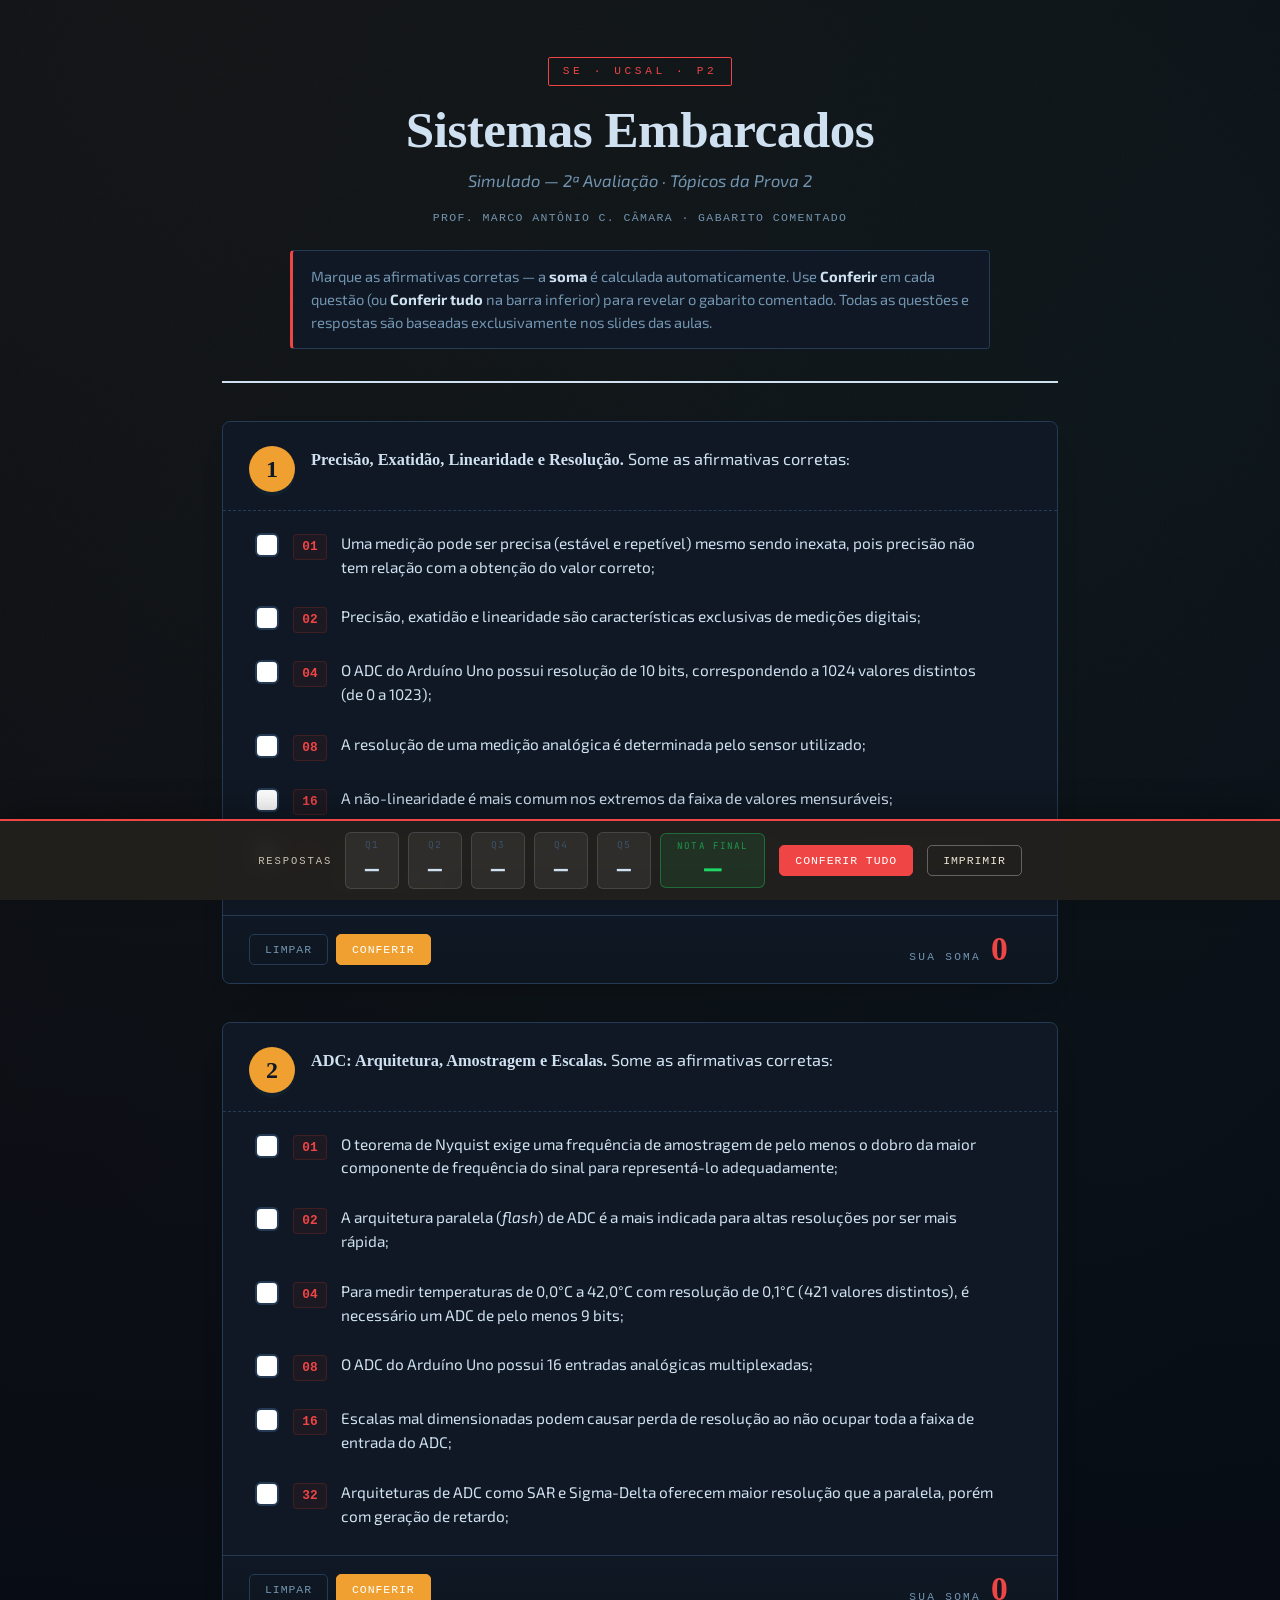
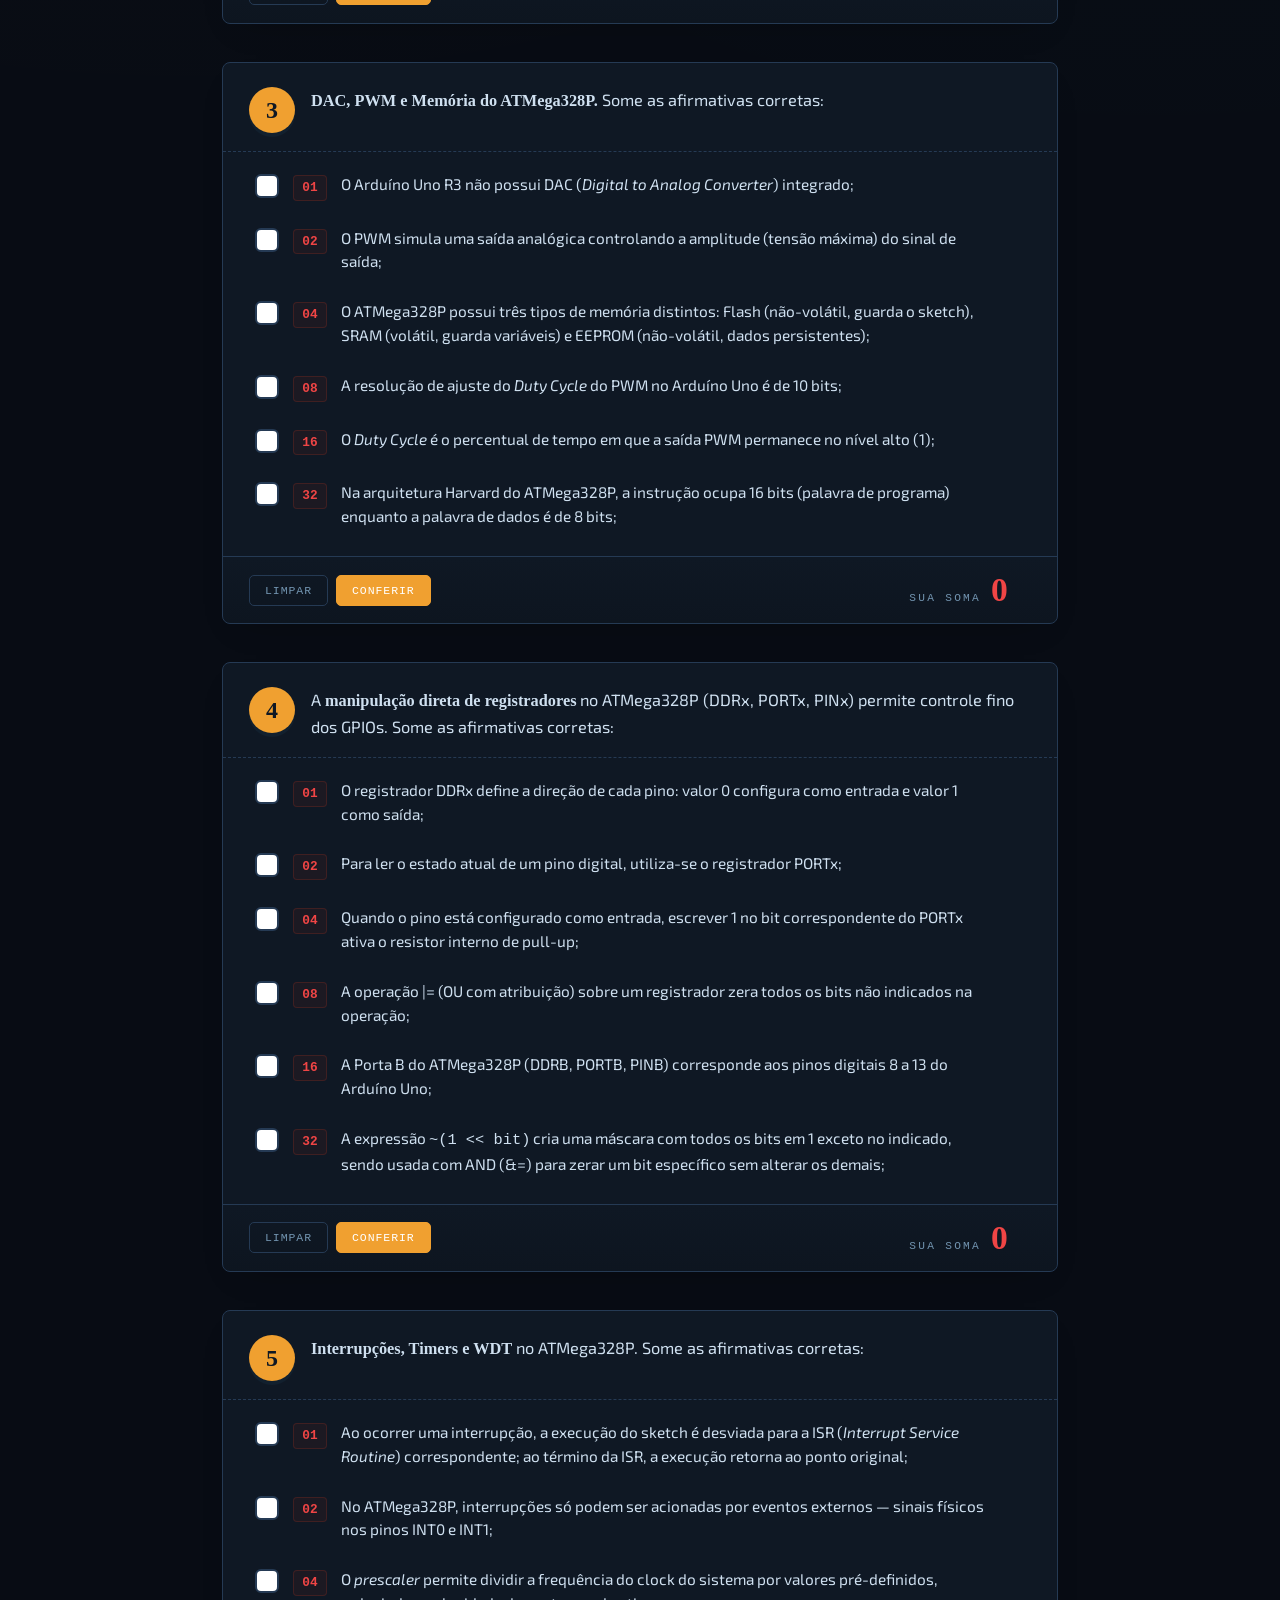
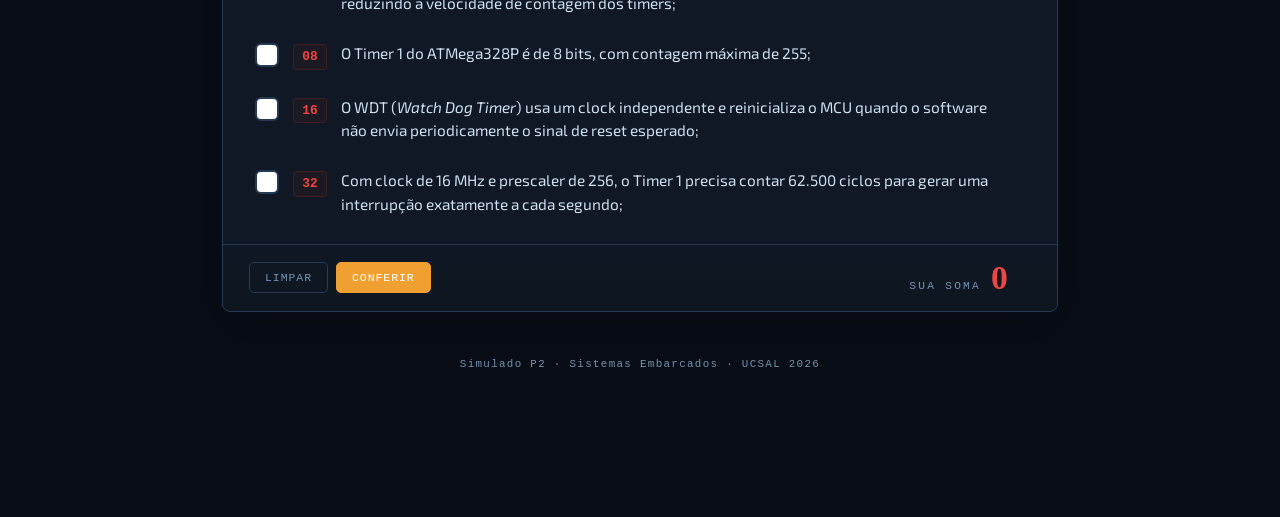
<file: Html-Simulados/simulado_p2.html>
<!DOCTYPE html>
<html lang="pt-BR">
<head>
<meta charset="UTF-8">
<meta name="viewport" content="width=device-width, initial-scale=1.0">
<title>Simulado P2 · Sistemas Embarcados</title>
<link rel="preconnect" href="https://fonts.googleapis.com">
<link rel="preconnect" href="https://fonts.gstatic.com" crossorigin>
<link href="https://fonts.googleapis.com/css2?family=Exo+2:wght@400;600;700;800;900&family=JetBrains+Mono:wght@400;500;700&display=swap" rel="stylesheet">
<style>
  :root{
    --paper:#080c14; --paper-2:#0f1824; --ink:#cfe0f0; --ink-soft:#7294b0;
    --line:#253a54; --red:#f04545; --red-soft:#f57070; --green:#1ed866;
    --green-soft:rgba(30,216,102,.1); --accent:#f0a030; --amber:#f0a030; --shadow:rgba(0,0,0,.4);
  }
  *{box-sizing:border-box;margin:0;padding:0}
  html{scroll-behavior:smooth}
  body{
    font-family:'Exo 2',sans-serif;
    background:radial-gradient(circle at 15% 0%,rgba(240,160,48,.05) 0%,transparent 45%),
      radial-gradient(circle at 90% 10%,rgba(0,201,170,.04) 0%,transparent 40%),var(--paper);
    color:var(--ink);line-height:1.55;padding:0 0 150px;-webkit-font-smoothing:antialiased;
  }
  body::before{content:"";position:fixed;inset:0;pointer-events:none;z-index:0;
    background-image:url("data:image/svg+xml,%3Csvg xmlns='http://www.w3.org/2000/svg' width='120' height='120'%3E%3Cfilter id='n'%3E%3CfeTurbulence type='fractalNoise' baseFrequency='0.9' numOctaves='2'/%3E%3C/filter%3E%3Crect width='100%25' height='100%25' filter='url(%23n)' opacity='0.035'/%3E%3C/svg%3E");opacity:.6}
  .wrap{max-width:880px;margin:0 auto;padding:0 22px;position:relative;z-index:1}

  header{padding:56px 0 32px;text-align:center;border-bottom:2px solid var(--ink)}
  .tag{display:inline-block;font-family:'Spline Sans Mono',monospace;font-size:.7rem;
    letter-spacing:.32em;text-transform:uppercase;color:var(--red);
    border:1.5px solid var(--red);padding:5px 14px;border-radius:2px;margin-bottom:18px}
  header h1{font-family:'Fraunces',serif;font-weight:900;font-size:clamp(2rem,5.5vw,3.2rem);
    line-height:1.02;letter-spacing:-.01em}
  header .sub{font-style:italic;color:var(--ink-soft);margin-top:10px;font-size:1.05rem}
  header .meta{font-family:'Spline Sans Mono',monospace;font-size:.72rem;letter-spacing:.12em;
    text-transform:uppercase;color:var(--ink-soft);margin-top:16px}
  .rules{margin:24px auto 0;max-width:700px;font-size:.92rem;color:var(--ink-soft);
    background:var(--paper-2);border:1px solid var(--line);border-left:3px solid var(--red);
    padding:14px 18px;border-radius:4px;text-align:left}
  .rules b{color:var(--ink)}

  .q{margin-top:38px;background:var(--paper-2);border:1px solid var(--line);
    border-radius:8px;box-shadow:0 14px 34px -22px var(--shadow);overflow:hidden}
  .q-head{display:flex;gap:16px;align-items:flex-start;padding:24px 26px 18px;
    border-bottom:1px dashed var(--line)}
  .q-num{flex:0 0 auto;font-family:'Fraunces',serif;font-weight:900;font-size:1.5rem;
    color:var(--paper-2);background:var(--accent);width:46px;height:46px;border-radius:50%;
    display:grid;place-items:center;line-height:1;box-shadow:0 4px 0 rgba(31,58,77,.25)}
  .q-title{font-size:1.02rem}
  .q-title strong{font-family:'Fraunces',serif;font-weight:600}
  .q-title em{color:var(--accent)}

  ul.opts{list-style:none;padding:8px 18px 14px}
  li.opt{position:relative;border-radius:6px;transition:background .2s}
  li.opt label{display:flex;gap:14px;align-items:flex-start;cursor:pointer;
    padding:13px 14px;border-radius:6px;transition:background .15s}
  li.opt label:hover{background:rgba(240,160,48,.06)}
  .checkbox{flex:0 0 auto;width:24px;height:24px;border:2px solid var(--line);border-radius:6px;
    background:#fff;display:grid;place-items:center;margin-top:1px;transition:.15s}
  .checkbox svg{width:15px;height:15px;stroke:#fff;stroke-width:3.5;fill:none;
    stroke-dasharray:24;stroke-dashoffset:24;transition:stroke-dashoffset .2s}
  input[type=checkbox]{position:absolute;opacity:0;width:0;height:0}
  input:checked + label .checkbox{background:var(--green);border-color:var(--green)}
  input:checked + label .checkbox svg{stroke-dashoffset:0}
  input:focus-visible + label .checkbox{outline:2px solid var(--accent);outline-offset:2px}
  .bit{flex:0 0 auto;font-family:'Spline Sans Mono',monospace;font-weight:600;font-size:.8rem;
    color:var(--red);background:rgba(168,51,31,.09);border:1px solid rgba(168,51,31,.25);
    padding:2px 8px;border-radius:4px;margin-top:2px;min-width:34px;text-align:center}
  input:checked + label .bit{background:var(--red);color:#fff;border-color:var(--red)}
  .opt-txt{font-size:.96rem;color:var(--ink)}

  .expl{display:none;margin:0 14px 10px 52px;font-size:.88rem;color:var(--ink-soft);
    border-left:3px solid var(--line);padding:7px 12px;background:rgba(0,0,0,.018);
    border-radius:0 6px 6px 0}
  .expl .verdict{font-family:'Spline Sans Mono',monospace;font-weight:600;font-size:.7rem;
    letter-spacing:.1em;text-transform:uppercase;margin-right:8px}
  .expl .v-true{color:var(--green)} .expl .v-false{color:var(--red)}
  .revealed .expl{display:block;animation:fade .25s ease}
  @keyframes fade{from{opacity:0;transform:translateY(-3px)}to{opacity:1}}
  .revealed li.opt.should{background:var(--green-soft)}
  .revealed li.opt.shouldnt{background:rgba(240,69,69,.1)}
  .status{font-family:'Spline Sans Mono',monospace;font-size:.68rem;letter-spacing:.06em;
    margin-left:auto;align-self:center;padding:3px 9px;border-radius:20px;white-space:nowrap}
  .st-hit{background:var(--green);color:#fff}
  .st-miss{background:var(--red);color:#fff}
  .st-extra{background:var(--red);color:#fff}
  .st-ok{background:rgba(0,0,0,.06);color:var(--ink-soft)}
  .revealed .checkbox{display:none}

  .q-foot{display:flex;align-items:center;justify-content:space-between;gap:14px;flex-wrap:wrap;
    padding:16px 26px;background:linear-gradient(var(--paper-2),rgba(0,0,0,.12));border-top:1px solid var(--line)}
  .sum-box{display:flex;align-items:baseline;gap:10px}
  .sum-label{font-family:'Spline Sans Mono',monospace;font-size:.7rem;letter-spacing:.2em;
    text-transform:uppercase;color:var(--ink-soft)}
  .sum-val{font-family:'Fraunces',serif;font-weight:900;font-size:2.1rem;color:var(--red);
    line-height:1;min-width:40px}
  .correct-sum{display:none;font-family:'Spline Sans Mono',monospace;font-size:.78rem;
    color:var(--ink-soft);align-self:center}
  .correct-sum b{font-family:'Fraunces',serif;font-size:1.15rem;color:var(--green)}
  .correct-sum.bad b{color:var(--red)}
  .revealed .correct-sum{display:inline}
  .score-box{display:none;align-items:baseline;gap:8px}
  .score-label{font-family:'Spline Sans Mono',monospace;font-size:.68rem;letter-spacing:.18em;text-transform:uppercase;color:var(--ink-soft)}
  .score-val{font-family:'Fraunces',serif;font-weight:900;font-size:1.8rem;line-height:1;color:var(--green)}
  .score-val.bad{color:var(--red)}
  .score-max{font-family:'Spline Sans Mono',monospace;font-size:.76rem;color:var(--ink-soft);align-self:flex-end;padding-bottom:3px}
  .revealed .score-box{display:flex}
  .grade-cell{display:flex;flex-direction:column;align-items:center;background:rgba(30,216,102,.1);border:1.5px solid rgba(30,216,102,.35);border-radius:6px;padding:5px 16px;min-width:90px}
  .grade-cell .g-lbl{font-family:'JetBrains Mono',monospace;font-size:.58rem;letter-spacing:.12em;text-transform:uppercase;color:rgba(30,216,102,.6)}
  .grade-cell .g-val{font-family:'Exo 2',sans-serif;font-weight:900;font-size:1.5rem;color:#1ed866;line-height:1.2}
  .grade-cell .g-sub{font-family:'JetBrains Mono',monospace;font-size:.58rem;color:rgba(30,216,102,.5);letter-spacing:.06em}
  .foot-btns{display:flex;gap:8px}
  .btn{font-family:'Spline Sans Mono',monospace;font-size:.72rem;letter-spacing:.08em;
    text-transform:uppercase;padding:8px 15px;border-radius:5px;cursor:pointer;border:1.5px solid;transition:.15s}
  .clearbtn{background:none;border-color:var(--line);color:var(--ink-soft)}
  .clearbtn:hover{border-color:var(--red);color:var(--red)}
  .checkbtn{background:var(--accent);border-color:var(--accent);color:#fff}
  .checkbtn:hover{background:#c88020}

  .sheet{position:fixed;left:0;right:0;bottom:0;z-index:20;background:rgba(35,33,29,.97);
    backdrop-filter:blur(8px);color:var(--paper);border-top:2px solid var(--red);
    box-shadow:0 -10px 30px rgba(0,0,0,.25)}
  .sheet-inner{max-width:880px;margin:0 auto;padding:11px 22px;display:flex;align-items:center;
    gap:9px;flex-wrap:wrap;justify-content:center}
  .sheet-title{font-family:'Spline Sans Mono',monospace;font-size:.66rem;letter-spacing:.18em;
    text-transform:uppercase;color:#c9c0b3;margin-right:4px}
  .cell{display:flex;flex-direction:column;align-items:center;background:rgba(255,255,255,.06);
    border:1px solid rgba(255,255,255,.12);border-radius:6px;padding:5px 12px;min-width:54px}
  .cell .c-q{font-family:'JetBrains Mono',monospace;font-size:.6rem;letter-spacing:.1em;color:#3a526a}
  .cell .c-v{font-family:'Exo 2',sans-serif;font-weight:900;font-size:1.2rem;color:#cfe0f0}
  .cell.filled{background:rgba(240,69,69,.18);border-color:var(--red-soft)}
  .cell.filled .c-v{color:#f57070}
  .cell.match{background:rgba(30,216,102,.15);border-color:rgba(30,216,102,.4)}
  .cell.match .c-v{color:#1ed866}
  .sheet .btn{margin-left:5px}
  .revealbtn{background:var(--red);border-color:var(--red);color:#fff}
  .revealbtn:hover{background:var(--red-soft)}
  .printbtn{background:none;border-color:rgba(255,255,255,.3);color:#e9e2d4}
  .printbtn:hover{border-color:#fff}

  footer{text-align:center;margin-top:44px;font-family:'Spline Sans Mono',monospace;
    font-size:.68rem;letter-spacing:.12em;color:var(--ink-soft)}
  @media print{body{background:#fff;padding-bottom:0}.sheet,.foot-btns,.tag{display:none}
    .q{box-shadow:none;break-inside:avoid}.revealed .checkbox{display:grid}}
  @media(max-width:560px){.sum-val{font-size:1.7rem}.status{margin-left:0}}
</style>
</head>
<body>
<div class="wrap">
  <header>
    <span class="tag">SE · UCSAL · P2</span>
    <h1>Sistemas Embarcados</h1>
    <p class="sub">Simulado — 2ª Avaliação · Tópicos da Prova 2</p>
    <p class="meta">Prof. Marco Antônio C. Câmara · Gabarito comentado</p>
    <div class="rules">
      Marque as afirmativas corretas — a <b>soma</b> é calculada automaticamente. Use <b>Conferir</b> em cada questão (ou <b>Conferir tudo</b> na barra inferior) para revelar o gabarito comentado. Todas as questões e respostas são baseadas exclusivamente nos slides das aulas.
    </div>
  </header>
  <main id="exam"></main>
  <footer>Simulado P2 · Sistemas Embarcados · UCSAL 2026</footer>
</div>

<div class="sheet">
  <div class="sheet-inner" id="sheet">
    <span class="sheet-title">Respostas</span>
    <button class="btn revealbtn" id="revealAll">Conferir tudo</button>
    <button class="btn printbtn" onclick="window.print()">Imprimir</button>
  </div>
</div>

<script>
// opt: [bit, texto, correta(bool), explicação]
const QUESTIONS = [
  { n:1,
    title:'<strong>Precisão, Exatidão, Linearidade e Resolução.</strong> Some as afirmativas corretas:',
    opts:[
      [1,'Uma medição pode ser precisa (estável e repetível) mesmo sendo inexata, pois precisão não tem relação com a obtenção do valor correto;',true,'Correto — o slide afirma: "Precisão não tem relação com a obtenção do valor exato. Se o valor medido for fixo, medições precisas retornarão valores sempre muito próximos". Um instrumento pode errar sempre pelo mesmo valor.'],
      [2,'Precisão, exatidão e linearidade são características exclusivas de medições digitais;',false,'Incorreto — o slide é explícito: "Nenhum destes parâmetros tem relação obrigatória com medições digitais! Qualquer tipo de medida, inclusive com instrumentos analógicos ou manuais, é afetada pela precisão, exatidão e linearidade".'],
      [4,'O ADC do Arduíno Uno possui resolução de 10 bits, correspondendo a 1024 valores distintos (de 0 a 1023);',true,'Correto — o slide afirma: "Arduíno: 10 bits de resolução no ADC"; 2¹⁰ = 1024.'],
      [8,'A resolução de uma medição analógica é determinada pelo sensor utilizado;',false,'Incorreto — o slide é claro: "Quem determina a resolução é o ADC (Conversor Analógico/Digital)". O sensor determina o sinal de entrada, não a resolução da leitura.'],
      [16,'A não-linearidade é mais comum nos extremos da faixa de valores mensuráveis;',true,'Correto — o slide afirma: "É comum encontrar a não-linearidade nos extremos da faixa de valores mensuráveis". Nesses pontos, a relação entre grandeza medida e saída do sensor pode deixar de ser proporcional.'],
      [32,'Com a referência interna de 1,1 V do Arduíno, a resolução melhora para aproximadamente 1 mV por contagem;',true,'Correto — o slide calcula: "Com a referência de 1,1V, teríamos 1mV. Isso implicaria em 4 dígitos, ou 1100 contagens" — melhora em relação aos ~4,89 mV por contagem com referência de 5V.']
    ]},
  { n:2,
    title:'<strong>ADC: Arquitetura, Amostragem e Escalas.</strong> Some as afirmativas corretas:',
    opts:[
      [1,'O teorema de Nyquist exige uma frequência de amostragem de pelo menos o dobro da maior componente de frequência do sinal para representá-lo adequadamente;',true,'Correto — o slide cita: "O teorema de Nyquist diz que... uma frequência de amostragem pelo menos 2 vezes superior à maior componente de frequência do sinal é capaz de representar adequadamente o sinal original".'],
      [2,'A arquitetura paralela (<em>flash</em>) de ADC é a mais indicada para altas resoluções por ser mais rápida;',false,'Incorreto — o slide afirma: "A arquitetura é rápida (tempo real), mas sua complexidade é muito grande para resoluções maiores". Para alta resolução, são usadas arquiteturas Pipeline, SAR e Sigma-Delta.'],
      [4,'Para medir temperaturas de 0,0°C a 42,0°C com resolução de 0,1°C (421 valores distintos), é necessário um ADC de pelo menos 9 bits;',true,'Correto — o slide exemplifica: "421 valores; 2⁹ = 512 → são 9 bits". O 9º bit já cobre os 421 valores necessários.'],
      [8,'O ADC do Arduíno Uno possui 16 entradas analógicas multiplexadas;',false,'Incorreto — o slide descreve "Multiplexação de 8 diferentes entradas analógicas". O Arduíno Uno R3 possui 6 pinos analógicos disponíveis ao usuário (A0–A5).'],
      [16,'Escalas mal dimensionadas podem causar perda de resolução ao não ocupar toda a faixa de entrada do ADC;',true,'Correto — o slide ilustra: um sensor com saída de 0–2,5V conectado a um ADC com entrada de 0–5V resulta em "resolução perdida", pois apenas metade da escala é utilizada.'],
      [32,'Arquiteturas de ADC como SAR e Sigma-Delta oferecem maior resolução que a paralela, porém com geração de retardo;',true,'Correto — o slide afirma: "Outras arquiteturas são mais adequadas para resoluções mais altas: Pipeline, SAR, Sigma-Delta. Estas arquiteturas geram retardo".']
    ]},
  { n:3,
    title:'<strong>DAC, PWM e Memória do ATMega328P.</strong> Some as afirmativas corretas:',
    opts:[
      [1,'O Arduíno Uno R3 não possui DAC (<em>Digital to Analog Converter</em>) integrado;',true,'Correto — o slide afirma diretamente: "O Arduíno Uno não possui DAC integrado".'],
      [2,'O PWM simula uma saída analógica controlando a amplitude (tensão máxima) do sinal de saída;',false,'Incorreto — o PWM controla o "percentual de tempo da saída no nível 1" (Duty Cycle). A tensão permanece digital (0V ou 5V); "o efeito analógico vem da tensão média na saída", não da amplitude.'],
      [4,'O ATMega328P possui três tipos de memória distintos: Flash (não-volátil, guarda o sketch), SRAM (volátil, guarda variáveis) e EEPROM (não-volátil, dados persistentes);',true,'Correto — o slide confirma: "São 3 tipos de memória diferentes; O ATMega328P possui 3 tipos diferentes de memória (Flash, SRAM e EEPROM)".'],
      [8,'A resolução de ajuste do <em>Duty Cycle</em> do PWM no Arduíno Uno é de 10 bits;',false,'Incorreto — o slide afirma: "Resolução para ajuste do Duty Cycle: 8 bits". O ADC é que tem 10 bits; o PWM usa 8 bits.'],
      [16,'O <em>Duty Cycle</em> é o percentual de tempo em que a saída PWM permanece no nível alto (1);',true,'Correto — o slide define: "Microcontrolador controla o percentual de tempo da saída no nível 1; O percentual é chamado de ciclo de trabalho, ou Duty Cycle".'],
      [32,'Na arquitetura Harvard do ATMega328P, a instrução ocupa 16 bits (palavra de programa) enquanto a palavra de dados é de 8 bits;',true,'Correto — o slide confirma: "Tamanho que contém uma instrução (16 bits) pode ser diferente da palavra de dados (8 bits)". Isso é uma característica distintiva da arquitetura Harvard.']
    ]},
  { n:4,
    title:'A <strong>manipulação direta de registradores</strong> no ATMega328P (DDRx, PORTx, PINx) permite controle fino dos GPIOs. Some as afirmativas corretas:',
    opts:[
      [1,'O registrador DDRx define a direção de cada pino: valor 0 configura como entrada e valor 1 como saída;',true,'Correto — o slide afirma: "O registrador DDR determina quais são os pinos que serão utilizados como entrada (valor 0) ou saída (valor 1)".'],
      [2,'Para ler o estado atual de um pino digital, utiliza-se o registrador PORTx;',false,'Incorreto — PORTx é usado para ESCRITA (e ativação do pull-up). Para LEITURA usa-se o PINx. Confundir os dois produz comportamento completamente errado, e o código compila sem erro algum.'],
      [4,'Quando o pino está configurado como entrada, escrever 1 no bit correspondente do PORTx ativa o resistor interno de pull-up;',true,'Correto — o slide descreve: "O registrador PORT determina, no caso de entrada, habilita o resistor interno de PullUp (1), ou desabilita (0)".'],
      [8,'A operação |= (OU com atribuição) sobre um registrador zera todos os bits não indicados na operação;',false,'Incorreto — |= apenas ATIVA os bits indicados, SEM alterar os demais. Zerar bits não mencionados é o que acontece com atribuição direta (ex.: PORTD = 0b00100000). Por isso, |= é preferida para modificar bits individualmente.'],
      [16,'A Porta B do ATMega328P (DDRB, PORTB, PINB) corresponde aos pinos digitais 8 a 13 do Arduíno Uno;',true,'Correto — as aulas confirmam: "Porta B (DDRB, PORTB, PINB): pinos digitais 8 a 13".'],
      [32,'A expressão <code>~(1 &lt;&lt; bit)</code> cria uma máscara com todos os bits em 1 exceto no indicado, sendo usada com AND (&amp;=) para zerar um bit específico sem alterar os demais;',true,'Correto — essa é a operação de clear/reset de bit: DDRD = ~(1 &lt;&lt; pinoLed) &amp; DDRD. O NOT (~) inverte o 1 solitário para 0, com todos os outros bits em 1; o AND preserva os demais e zera apenas o alvo.']
    ]},
  { n:5,
    title:'<strong>Interrupções, Timers e WDT</strong> no ATMega328P. Some as afirmativas corretas:',
    opts:[
      [1,'Ao ocorrer uma interrupção, a execução do sketch é desviada para a ISR (<em>Interrupt Service Routine</em>) correspondente; ao término da ISR, a execução retorna ao ponto original;',true,'Correto — o slide descreve: "Provocam o desvio de execução do sketch para uma Interrupt Service Routine (ISR) específica. Ao término da ISR, a execução retorna ao ponto original".'],
      [2,'No ATMega328P, interrupções só podem ser acionadas por eventos externos — sinais físicos nos pinos INT0 e INT1;',false,'Incorreto — o slide afirma: "Podem ser acionadas por eventos internos (ex. timers) ou externos (ex. sinais elétricos)". Há diversas fontes de interrupção interna, incluindo os três timers.'],
      [4,'O <em>prescaler</em> permite dividir a frequência do clock do sistema por valores pré-definidos, reduzindo a velocidade de contagem dos timers;',true,'Correto — o slide descreve: "O clock pode ser dividido por valores pré-definidos (prescaler)". Isso permite adaptar a taxa de contagem do timer ao período desejado.'],
      [8,'O Timer 1 do ATMega328P é de 8 bits, com contagem máxima de 255;',false,'Incorreto — o Timer 1 é de 16 bits (contagem de 0 a 65.535). Os Timers 0 e 2 é que são de 8 bits (0 a 255). O slide apresenta a tabela com essa distinção.'],
      [16,'O WDT (<em>Watch Dog Timer</em>) usa um clock independente e reinicializa o MCU quando o software não envia periodicamente o sinal de reset esperado;',true,'Correto — o slide descreve: "Contador baseado em clock independente; Ao atingir contagem determinada, envia sinal de RESET ao MCU; MCU evita o RESET enviando ele mesmo um sinal de RESET para o WDT. Diante da eventual falha (travamento), o WDT reinicializa o MCU".'],
      [32,'Com clock de 16 MHz e prescaler de 256, o Timer 1 precisa contar 62.500 ciclos para gerar uma interrupção exatamente a cada segundo;',true,'Correto — o slide calcula: "16.000.000 / 256 = 62.500 ⇒ válido (escolhido)!". Prescaler = 256; o registrador comparador é carregado com 62.500.']
    ]}
];

const CHECK='<svg viewBox="0 0 24 24"><polyline points="4 13 9 18 20 6"/></svg>';
const STORE='se_sim_p2_v1';
const N_Q=QUESTIONS.length;
const Q_VAL=10/N_Q;
let saved={}; try{saved=JSON.parse(localStorage.getItem(STORE)||'{}')}catch(e){saved={}}
const exam=document.getElementById('exam');
const correctSum={};

QUESTIONS.forEach(q=>{
  const card=document.createElement('section'); card.className='q'; card.id='q'+q.n;
  let cs=0; q.opts.forEach(o=>{ if(o[2]) cs+=o[0]; }); correctSum[q.n]=cs;
  let optsHTML='';
  q.opts.forEach(o=>{
    const [bit,txt,ok,expl]=o; const id=`q${q.n}_${bit}`;
    const chk=(saved['q'+q.n]||[]).includes(bit)?'checked':'';
    optsHTML+=`
      <li class="opt" id="opt_${id}">
        <input type="checkbox" id="${id}" data-q="${q.n}" data-bit="${bit}" data-ok="${ok?1:0}" ${chk}>
        <label for="${id}">
          <span class="checkbox">${CHECK}</span>
          <span class="bit">${String(bit).padStart(2,'0')}</span>
          <span class="opt-txt">${txt}</span>
          <span class="status" id="stat_${id}"></span>
        </label>
        <div class="expl">
          <span class="verdict ${ok?'v-true':'v-false'}">${ok?'Correta · soma':'Incorreta · não soma'}</span>
          <div style="margin-top:5px">${expl}</div>
        </div>
      </li>`;
  });
  card.innerHTML=`
    <div class="q-head"><div class="q-num">${q.n}</div><div class="q-title">${q.title}</div></div>
    <ul class="opts">${optsHTML}</ul>
    <div class="q-foot">
      <div class="foot-btns">
        <button class="btn clearbtn" data-clear="${q.n}">Limpar</button>
        <button class="btn checkbtn" data-check="${q.n}">Conferir</button>
      </div>
      <div class="sum-box">
        <span class="sum-label">Sua soma</span>
        <span class="sum-val" id="sum${q.n}">0</span>
        <span class="correct-sum" id="csum${q.n}"></span>
      </div>
      <div class="score-box">
        <span class="score-label">Pontos</span>
        <span class="score-val" id="sv${q.n}">—</span>
        <span class="score-max">/ ${Q_VAL.toFixed(2)}</span>
      </div>
    </div>`;
  exam.appendChild(card);
});

const sheet=document.getElementById('sheet');
const firstBtn=document.getElementById('revealAll');
QUESTIONS.forEach(q=>{
  const c=document.createElement('div'); c.className='cell'; c.id='cell'+q.n;
  c.innerHTML=`<span class="c-q">Q${q.n}</span><span class="c-v" id="cv${q.n}">—</span>`;
  sheet.insertBefore(c,firstBtn);
});
const gCell=document.createElement('div'); gCell.className='grade-cell'; gCell.id='gradeCell';
gCell.innerHTML='<span class="g-lbl">Nota Final</span><span class="g-val" id="gradeVal">—</span><span class="g-sub" id="gradeSub"></span>';
sheet.insertBefore(gCell,firstBtn);

function calcQuestionScore(qn){
  const q=QUESTIONS.find(x=>x.n===+qn);
  const nCorrect=q.opts.filter(o=>o[2]).length;
  const perCorrect=Q_VAL/nCorrect;
  let hit=0,extra=0;
  document.querySelectorAll(`input[data-q="${qn}"]`).forEach(b=>{
    if(b.checked&&b.dataset.ok==='1') hit++;
    if(b.checked&&b.dataset.ok==='0') extra++;
  });
  return Math.max(0,hit-extra)*perCorrect;
}

function updateGrade(){
  let total=0,nRevealed=0;
  QUESTIONS.forEach(q=>{
    if(document.getElementById('q'+q.n).classList.contains('revealed')){
      nRevealed++; total+=calcQuestionScore(q.n);
    }
  });
  if(nRevealed===0) return;
  document.getElementById('gradeVal').textContent=total.toFixed(1);
  document.getElementById('gradeSub').textContent=nRevealed===N_Q?'/ 10':'/ 10 (parcial)';
}

function recalc(qn){
  let sum=0; const picked=[];
  document.querySelectorAll(`input[data-q="${qn}"]`).forEach(b=>{
    if(b.checked){sum+=+b.dataset.bit;picked.push(+b.dataset.bit);}});
  document.getElementById('sum'+qn).textContent=sum;
  const cell=document.getElementById('cell'+qn);
  document.getElementById('cv'+qn).textContent=picked.length?sum:'—';
  cell.classList.toggle('filled',picked.length>0);
  saved['q'+qn]=picked; try{localStorage.setItem(STORE,JSON.stringify(saved))}catch(e){}
  if(document.getElementById('q'+qn).classList.contains('revealed')) markCell(qn);
}

function reveal(qn){
  const card=document.getElementById('q'+qn); card.classList.add('revealed');
  document.querySelectorAll(`input[data-q="${qn}"]`).forEach(b=>{
    const id=b.id, ok=b.dataset.ok==='1', li=document.getElementById('opt_'+id),
          st=document.getElementById('stat_'+id);
    li.classList.toggle('should',ok); li.classList.toggle('shouldnt',!ok);
    st.className='status';
    if(ok&&b.checked){st.classList.add('st-hit');st.textContent='✓ acertou';}
    else if(ok&&!b.checked){st.classList.add('st-miss');st.textContent='✗ faltou';}
    else if(!ok&&b.checked){st.classList.add('st-extra');st.textContent='✗ a mais';}
    else{st.classList.add('st-ok');st.textContent='ok';}
  });
  const cs=correctSum[qn], el=document.getElementById('csum'+qn);
  el.innerHTML=`· correta: <b>${cs}</b>`;
  markCell(qn);
  const score=calcQuestionScore(qn);
  const sv=document.getElementById('sv'+qn);
  sv.textContent=score.toFixed(2);
  sv.classList.toggle('bad', score < Q_VAL/2);
  updateGrade();
}
function markCell(qn){
  const userSum=+document.getElementById('sum'+qn).textContent;
  const match=userSum===correctSum[qn];
  document.getElementById('cell'+qn).classList.toggle('match',match);
  document.getElementById('csum'+qn).classList.toggle('bad',!match);
}

document.addEventListener('change',e=>{if(e.target.matches('input[type=checkbox]'))recalc(e.target.dataset.q)});
document.addEventListener('click',e=>{
  if(e.target.matches('[data-clear]')){const qn=e.target.dataset.clear;
    document.querySelectorAll(`input[data-q="${qn}"]`).forEach(b=>b.checked=false);recalc(qn);}
  if(e.target.matches('[data-check]'))reveal(e.target.dataset.check);
  if(e.target.id==='revealAll')QUESTIONS.forEach(q=>reveal(q.n));
});
QUESTIONS.forEach(q=>recalc(q.n));
</script>
</body>
</html>
</file>
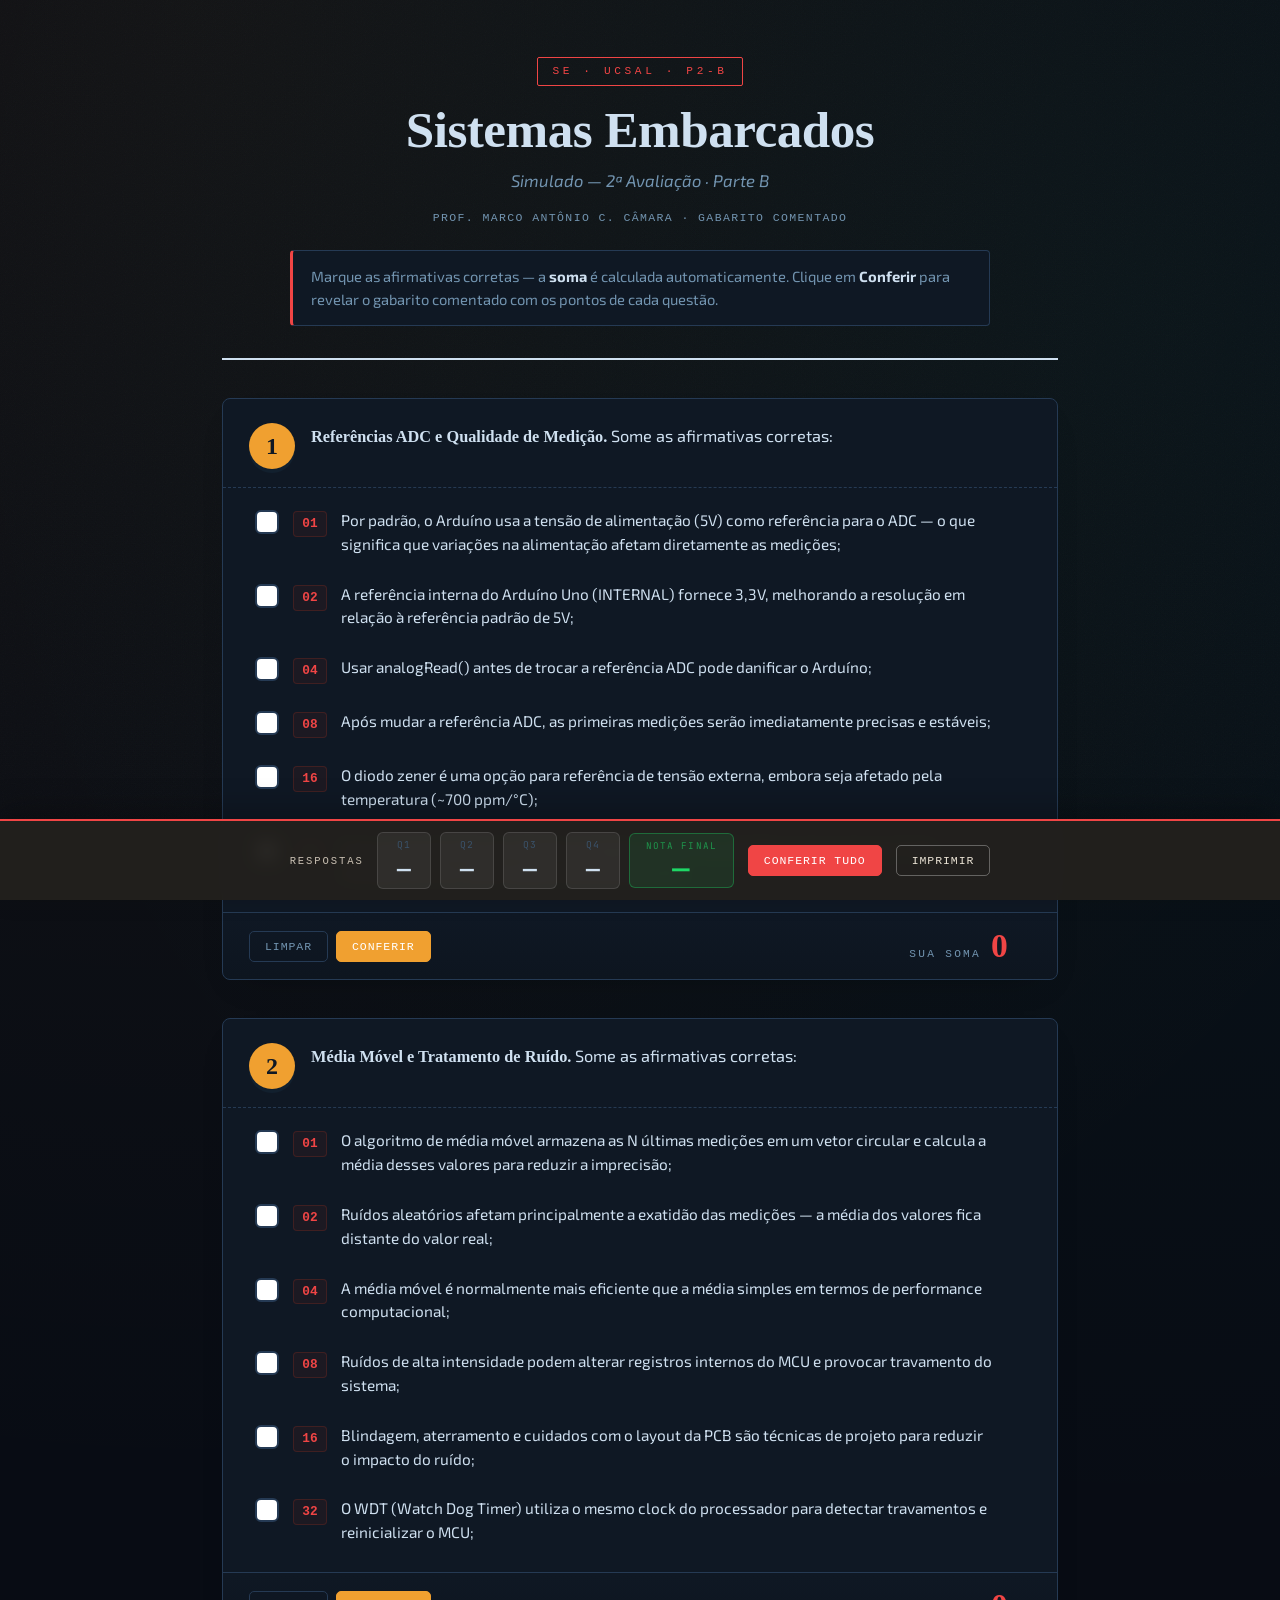
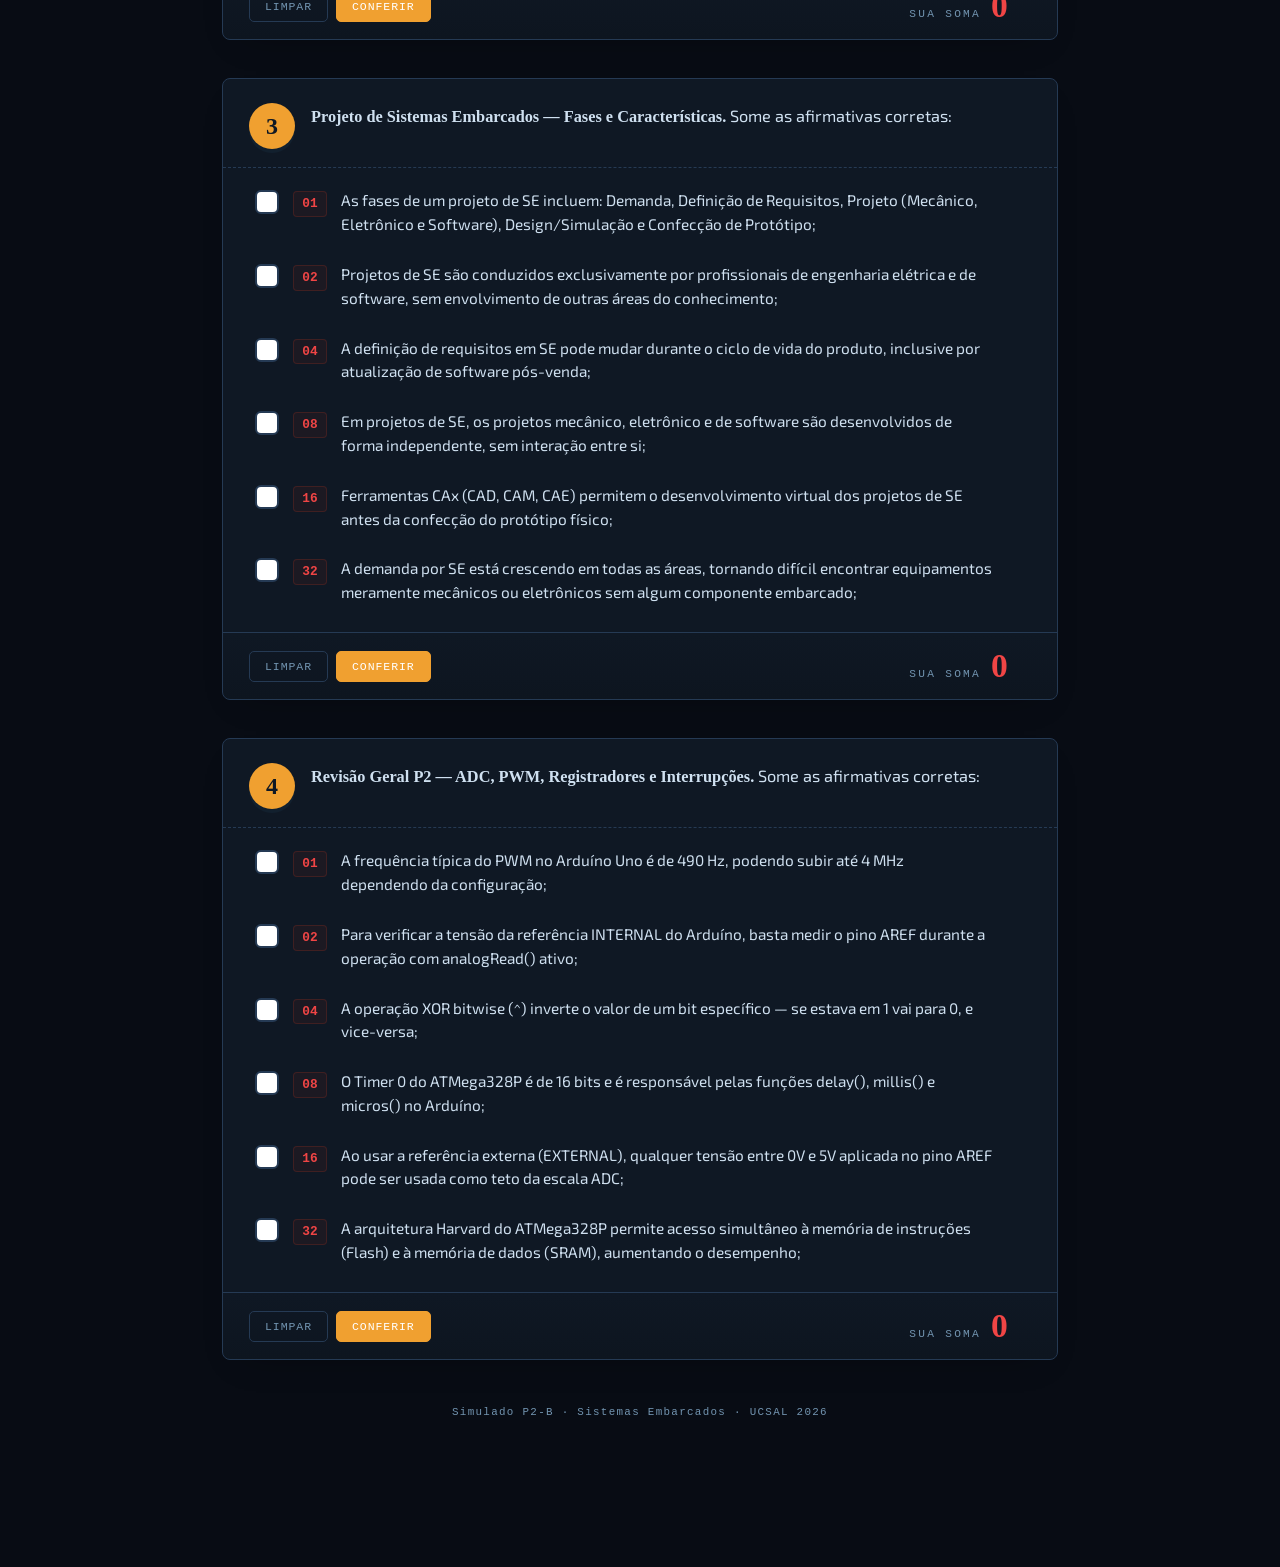
<file: Html-Simulados/simulado_p2b.html>
<!DOCTYPE html>
<html lang="pt-BR">
<head>
<meta charset="UTF-8">
<meta name="viewport" content="width=device-width, initial-scale=1.0">
<title>Simulado P2-B · Sistemas Embarcados</title>
<link rel="preconnect" href="https://fonts.googleapis.com">
<link rel="preconnect" href="https://fonts.gstatic.com" crossorigin>
<link href="https://fonts.googleapis.com/css2?family=Exo+2:wght@400;600;700;800;900&family=JetBrains+Mono:wght@400;500;700&display=swap" rel="stylesheet">
<style>
  :root{
    --paper:#080c14; --paper-2:#0f1824; --ink:#cfe0f0; --ink-soft:#7294b0;
    --line:#253a54; --red:#f04545; --red-soft:#f57070; --green:#1ed866;
    --green-soft:rgba(30,216,102,.1); --accent:#f0a030; --amber:#f0a030; --shadow:rgba(0,0,0,.4);
  }
  *{box-sizing:border-box;margin:0;padding:0}
  html{scroll-behavior:smooth}
  body{
    font-family:'Exo 2',sans-serif;
    background:radial-gradient(circle at 15% 0%,rgba(240,160,48,.05) 0%,transparent 45%),
      radial-gradient(circle at 90% 10%,rgba(0,201,170,.04) 0%,transparent 40%),var(--paper);
    color:var(--ink);line-height:1.55;padding:0 0 150px;-webkit-font-smoothing:antialiased;
  }
  body::before{content:"";position:fixed;inset:0;pointer-events:none;z-index:0;
    background-image:url("data:image/svg+xml,%3Csvg xmlns='http://www.w3.org/2000/svg' width='120' height='120'%3E%3Cfilter id='n'%3E%3CfeTurbulence type='fractalNoise' baseFrequency='0.9' numOctaves='2'/%3E%3C/filter%3E%3Crect width='100%25' height='100%25' filter='url(%23n)' opacity='0.035'/%3E%3C/svg%3E");opacity:.6}
  .wrap{max-width:880px;margin:0 auto;padding:0 22px;position:relative;z-index:1}
  header{padding:56px 0 32px;text-align:center;border-bottom:2px solid var(--ink)}
  .tag{display:inline-block;font-family:'Spline Sans Mono',monospace;font-size:.7rem;
    letter-spacing:.32em;text-transform:uppercase;color:var(--red);
    border:1.5px solid var(--red);padding:5px 14px;border-radius:2px;margin-bottom:18px}
  header h1{font-family:'Fraunces',serif;font-weight:900;font-size:clamp(2rem,5.5vw,3.2rem);
    line-height:1.02;letter-spacing:-.01em}
  header .sub{font-style:italic;color:var(--ink-soft);margin-top:10px;font-size:1.05rem}
  header .meta{font-family:'Spline Sans Mono',monospace;font-size:.72rem;letter-spacing:.12em;
    text-transform:uppercase;color:var(--ink-soft);margin-top:16px}
  .rules{margin:24px auto 0;max-width:700px;font-size:.92rem;color:var(--ink-soft);
    background:var(--paper-2);border:1px solid var(--line);border-left:3px solid var(--red);
    padding:14px 18px;border-radius:4px;text-align:left}
  .rules b{color:var(--ink)}
  .q{margin-top:38px;background:var(--paper-2);border:1px solid var(--line);
    border-radius:8px;box-shadow:0 14px 34px -22px var(--shadow);overflow:hidden}
  .q-head{display:flex;gap:16px;align-items:flex-start;padding:24px 26px 18px;
    border-bottom:1px dashed var(--line)}
  .q-num{flex:0 0 auto;font-family:'Fraunces',serif;font-weight:900;font-size:1.5rem;
    color:var(--paper-2);background:var(--accent);width:46px;height:46px;border-radius:50%;
    display:grid;place-items:center;line-height:1;box-shadow:0 4px 0 rgba(31,58,77,.25)}
  .q-title{font-size:1.02rem}
  .q-title strong{font-family:'Fraunces',serif;font-weight:600}
  .q-title em{color:var(--accent)}
  ul.opts{list-style:none;padding:8px 18px 14px}
  li.opt{position:relative;border-radius:6px;transition:background .2s}
  li.opt label{display:flex;gap:14px;align-items:flex-start;cursor:pointer;
    padding:13px 14px;border-radius:6px;transition:background .15s}
  li.opt label:hover{background:rgba(240,160,48,.06)}
  .checkbox{flex:0 0 auto;width:24px;height:24px;border:2px solid var(--line);border-radius:6px;
    background:#fff;display:grid;place-items:center;margin-top:1px;transition:.15s}
  .checkbox svg{width:15px;height:15px;stroke:#fff;stroke-width:3.5;fill:none;
    stroke-dasharray:24;stroke-dashoffset:24;transition:stroke-dashoffset .2s}
  input[type=checkbox]{position:absolute;opacity:0;width:0;height:0}
  input:checked + label .checkbox{background:var(--green);border-color:var(--green)}
  input:checked + label .checkbox svg{stroke-dashoffset:0}
  input:focus-visible + label .checkbox{outline:2px solid var(--accent);outline-offset:2px}
  .bit{flex:0 0 auto;font-family:'Spline Sans Mono',monospace;font-weight:600;font-size:.8rem;
    color:var(--red);background:rgba(168,51,31,.09);border:1px solid rgba(168,51,31,.25);
    padding:2px 8px;border-radius:4px;margin-top:2px;min-width:34px;text-align:center}
  input:checked + label .bit{background:var(--red);color:#fff;border-color:var(--red)}
  .opt-txt{font-size:.96rem;color:var(--ink)}
  .expl{display:none;margin:0 14px 10px 52px;font-size:.88rem;color:var(--ink-soft);
    border-left:3px solid var(--line);padding:7px 12px;background:rgba(0,0,0,.018);
    border-radius:0 6px 6px 0}
  .expl .verdict{font-family:'Spline Sans Mono',monospace;font-weight:600;font-size:.7rem;
    letter-spacing:.1em;text-transform:uppercase;margin-right:8px}
  .expl .v-true{color:var(--green)} .expl .v-false{color:var(--red)}
  .revealed .expl{display:block;animation:fade .25s ease}
  @keyframes fade{from{opacity:0;transform:translateY(-3px)}to{opacity:1}}
  .revealed li.opt.should{background:var(--green-soft)}
  .revealed li.opt.shouldnt{background:rgba(240,69,69,.1)}
  .status{font-family:'Spline Sans Mono',monospace;font-size:.68rem;letter-spacing:.06em;
    margin-left:auto;align-self:center;padding:3px 9px;border-radius:20px;white-space:nowrap}
  .st-hit{background:var(--green);color:#fff}
  .st-miss{background:var(--red);color:#fff}
  .st-extra{background:var(--red);color:#fff}
  .st-ok{background:rgba(0,0,0,.06);color:var(--ink-soft)}
  .revealed .checkbox{display:none}
  .q-foot{display:flex;align-items:center;justify-content:space-between;gap:14px;flex-wrap:wrap;
    padding:16px 26px;background:linear-gradient(var(--paper-2),rgba(0,0,0,.12));border-top:1px solid var(--line)}
  .sum-box{display:flex;align-items:baseline;gap:10px}
  .sum-label{font-family:'Spline Sans Mono',monospace;font-size:.7rem;letter-spacing:.2em;
    text-transform:uppercase;color:var(--ink-soft)}
  .sum-val{font-family:'Fraunces',serif;font-weight:900;font-size:2.1rem;color:var(--red);
    line-height:1;min-width:40px}
  .correct-sum{display:none;font-family:'Spline Sans Mono',monospace;font-size:.78rem;
    color:var(--ink-soft);align-self:center}
  .correct-sum b{font-family:'Fraunces',serif;font-size:1.15rem;color:var(--green)}
  .correct-sum.bad b{color:var(--red)}
  .revealed .correct-sum{display:inline}
  .score-box{display:none;align-items:baseline;gap:8px}
  .score-label{font-family:'Spline Sans Mono',monospace;font-size:.68rem;letter-spacing:.18em;text-transform:uppercase;color:var(--ink-soft)}
  .score-val{font-family:'Fraunces',serif;font-weight:900;font-size:1.8rem;line-height:1;color:var(--green)}
  .score-val.bad{color:var(--red)}
  .score-max{font-family:'Spline Sans Mono',monospace;font-size:.76rem;color:var(--ink-soft);align-self:flex-end;padding-bottom:3px}
  .revealed .score-box{display:flex}
  .grade-cell{display:flex;flex-direction:column;align-items:center;background:rgba(30,216,102,.1);border:1.5px solid rgba(30,216,102,.35);border-radius:6px;padding:5px 16px;min-width:90px}
  .grade-cell .g-lbl{font-family:'JetBrains Mono',monospace;font-size:.58rem;letter-spacing:.12em;text-transform:uppercase;color:rgba(30,216,102,.6)}
  .grade-cell .g-val{font-family:'Exo 2',sans-serif;font-weight:900;font-size:1.5rem;color:#1ed866;line-height:1.2}
  .grade-cell .g-sub{font-family:'JetBrains Mono',monospace;font-size:.58rem;color:rgba(30,216,102,.5);letter-spacing:.06em}
  .foot-btns{display:flex;gap:8px}
  .btn{font-family:'Spline Sans Mono',monospace;font-size:.72rem;letter-spacing:.08em;
    text-transform:uppercase;padding:8px 15px;border-radius:5px;cursor:pointer;border:1.5px solid;transition:.15s}
  .clearbtn{background:none;border-color:var(--line);color:var(--ink-soft)}
  .clearbtn:hover{border-color:var(--red);color:var(--red)}
  .checkbtn{background:var(--accent);border-color:var(--accent);color:#fff}
  .checkbtn:hover{background:#c88020}
  .sheet{position:fixed;left:0;right:0;bottom:0;z-index:20;background:rgba(35,33,29,.97);
    backdrop-filter:blur(8px);color:var(--paper);border-top:2px solid var(--red);
    box-shadow:0 -10px 30px rgba(0,0,0,.25)}
  .sheet-inner{max-width:880px;margin:0 auto;padding:11px 22px;display:flex;align-items:center;
    gap:9px;flex-wrap:wrap;justify-content:center}
  .sheet-title{font-family:'Spline Sans Mono',monospace;font-size:.66rem;letter-spacing:.18em;
    text-transform:uppercase;color:#c9c0b3;margin-right:4px}
  .cell{display:flex;flex-direction:column;align-items:center;background:rgba(255,255,255,.06);
    border:1px solid rgba(255,255,255,.12);border-radius:6px;padding:5px 12px;min-width:54px}
  .cell .c-q{font-family:'JetBrains Mono',monospace;font-size:.6rem;letter-spacing:.1em;color:#3a526a}
  .cell .c-v{font-family:'Exo 2',sans-serif;font-weight:900;font-size:1.2rem;color:#cfe0f0}
  .cell.filled{background:rgba(240,69,69,.18);border-color:var(--red-soft)}
  .cell.filled .c-v{color:#f57070}
  .cell.match{background:rgba(30,216,102,.15);border-color:rgba(30,216,102,.4)}
  .cell.match .c-v{color:#1ed866}
  .sheet .btn{margin-left:5px}
  .revealbtn{background:var(--red);border-color:var(--red);color:#fff}
  .revealbtn:hover{background:var(--red-soft)}
  .printbtn{background:none;border-color:rgba(255,255,255,.3);color:#e9e2d4}
  .printbtn:hover{border-color:#fff}
  footer{text-align:center;margin-top:44px;font-family:'Spline Sans Mono',monospace;
    font-size:.68rem;letter-spacing:.12em;color:var(--ink-soft)}
  @media print{body{background:#fff;padding-bottom:0}.sheet,.foot-btns,.tag{display:none}
    .q{box-shadow:none;break-inside:avoid}.revealed .checkbox{display:grid}}
  @media(max-width:560px){.sum-val{font-size:1.7rem}.status{margin-left:0}}
</style>
</head>
<body>
<div class="wrap">
  <header>
    <span class="tag">SE · UCSAL · P2-B</span>
    <h1>Sistemas Embarcados</h1>
    <p class="sub">Simulado — 2ª Avaliação · Parte B</p>
    <p class="meta">Prof. Marco Antônio C. Câmara · Gabarito comentado</p>
    <div class="rules">
      Marque as afirmativas corretas — a <b>soma</b> é calculada automaticamente. Clique em <b>Conferir</b> para revelar o gabarito comentado com os pontos de cada questão.
    </div>
  </header>
  <main id="exam"></main>
  <footer>Simulado P2-B · Sistemas Embarcados · UCSAL 2026</footer>
</div>
<div class="sheet">
  <div class="sheet-inner" id="sheet">
    <span class="sheet-title">Respostas</span>
    <button class="btn revealbtn" id="revealAll">Conferir tudo</button>
    <button class="btn printbtn" onclick="window.print()">Imprimir</button>
  </div>
</div>
<script>
const QUESTIONS = [
  { n:1,
    title:'<strong>Referências ADC e Qualidade de Medição.</strong> Some as afirmativas corretas:',
    opts:[
      [1,'Por padrão, o Arduíno usa a tensão de alimentação (5V) como referência para o ADC — o que significa que variações na alimentação afetam diretamente as medições;',true,'Correto — o slide afirma: "analogReference(DEFAULT): utiliza Vcc, e varia com ela". Uma alimentação instável contamina todas as leituras analógicas.'],
      [2,'A referência interna do Arduíno Uno (INTERNAL) fornece 3,3V, melhorando a resolução em relação à referência padrão de 5V;',false,'Incorreto — a referência INTERNAL do Arduíno Uno fornece 1,1V (não 3,3V). O slide afirma: "analogReference(INTERNAL): utiliza referência interna de 1,1V".'],
      [4,'Usar analogRead() antes de trocar a referência ADC pode danificar o Arduíno;',true,'Correto — o slide adverte: "Não usar analogRead() antes de mudar a referência, pois isso pode daniicar o Arduíno".'],
      [8,'Após mudar a referência ADC, as primeiras medições serão imediatamente precisas e estáveis;',false,'Incorreto — o slide afirma o contrário: "Após mudança, as primeiras medições podem ser imprecisas". É necessário aguardar a estabilização.'],
      [16,'O diodo zener é uma opção para referência de tensão externa, embora seja afetado pela temperatura (~700 ppm/°C);',true,'Correto — o slide descreve: "Diodo Zener: Tensões diversas; Afetado pela temperatura (700ppm/oC)".'],
      [32,'Chips especializados de referência chegam a 0,05% de exatidão e apenas 3 ppm/°C de variação térmica, sendo opções de alta qualidade;',true,'Correto — o slide cita o exemplo "5040AIDG4 (Texas): 4,096 Volts; 0,05% de exatidão; 3 ppm/oC".']
    ]},
  { n:2,
    title:'<strong>Média Móvel e Tratamento de Ruído.</strong> Some as afirmativas corretas:',
    opts:[
      [1,'O algoritmo de média móvel armazena as N últimas medições em um vetor circular e calcula a média desses valores para reduzir a imprecisão;',true,'Correto — o slide descreve: "Guarda medição no vetor; Incrementa o vetor de forma circular 0⟳16; Acumula as 16 últimas medições; Calcula a média dos valores acumulados".'],
      [2,'Ruídos aleatórios afetam principalmente a exatidão das medições — a média dos valores fica distante do valor real;',false,'Incorreto — ruídos aleatórios afetam a PRECISÃO, não a exatidão. O slide afirma: "Muitas vezes medições exatas perdem precisão devido à presença de erros aleatórios. Nestes casos, a média dos valores medidos é muito próxima do valor real" — a exatidão se mantém.'],
      [4,'A média móvel é normalmente mais eficiente que a média simples em termos de performance computacional;',true,'Correto — o slide afirma: "Médias móveis normalmente são melhores devido à performance".'],
      [8,'Ruídos de alta intensidade podem alterar registros internos do MCU e provocar travamento do sistema;',true,'Correto — o slide lista: "Ruídos podem alterar registros internos do MCU; Ruídos podem provocar travamento".'],
      [16,'Blindagem, aterramento e cuidados com o layout da PCB são técnicas de projeto para reduzir o impacto do ruído;',true,'Correto — o slide afirma: "Design e projeto eletrônico podem reduzir impactos: Blindagem e aterramento; Layout da PCB e outras questões".'],
      [32,'O WDT (Watch Dog Timer) utiliza o mesmo clock do processador para detectar travamentos e reinicializar o MCU;',false,'Incorreto — o slide é explícito: "Contador baseado em clock independente". Usar clock independente é justamente o que garante que o WDT funcione mesmo quando o clock principal tiver problemas.']
    ]},
  { n:3,
    title:'<strong>Projeto de Sistemas Embarcados — Fases e Características.</strong> Some as afirmativas corretas:',
    opts:[
      [1,'As fases de um projeto de SE incluem: Demanda, Definição de Requisitos, Projeto (Mecânico, Eletrônico e Software), Design/Simulação e Confecção de Protótipo;',true,'Correto — o slide apresenta exatamente essas fases no diagrama do processo de desenvolvimento de SE.'],
      [2,'Projetos de SE são conduzidos exclusivamente por profissionais de engenharia elétrica e de software, sem envolvimento de outras áreas do conhecimento;',false,'Incorreto — o slide afirma: "Podem inclusive envolver outras áreas (química, biofísica, agronomia, medicina etc)". São projetos multidisciplinares.'],
      [4,'A definição de requisitos em SE pode mudar durante o ciclo de vida do produto, inclusive por atualização de software pós-venda;',true,'Correto — o slide afirma: "Pode mudar inclusive durante o ciclo de vida do produto (atualização de software)".'],
      [8,'Em projetos de SE, os projetos mecânico, eletrônico e de software são desenvolvidos de forma independente, sem interação entre si;',false,'Incorreto — o slide descreve: "Há forte interação entre projetos (espaço ocupado, peso, consumo de energia etc)". As decisões de um projeto afetam os demais.'],
      [16,'Ferramentas CAx (CAD, CAM, CAE) permitem o desenvolvimento virtual dos projetos de SE antes da confecção do protótipo físico;',true,'Correto — o slide afirma: "Desenvolvidos de forma virtual com auxílio de ferramentas CAx (CAD, CAM, CAE etc)".'],
      [32,'A demanda por SE está crescendo em todas as áreas, tornando difícil encontrar equipamentos meramente mecânicos ou eletrônicos sem algum componente embarcado;',true,'Correto — o slide afirma: "A demanda por SE hoje está em todas as áreas. Esta ficando difícil encontrar um equipamento meramente mecânico ou eletrônico".']
    ]},
  { n:4,
    title:'<strong>Revisão Geral P2 — ADC, PWM, Registradores e Interrupções.</strong> Some as afirmativas corretas:',
    opts:[
      [1,'A frequência típica do PWM no Arduíno Uno é de 490 Hz, podendo subir até 4 MHz dependendo da configuração;',true,'Correto — o slide afirma: "Arduíno Uno: Frequência típica 490Hz, mas pode subir até 4MHz".'],
      [2,'Para verificar a tensão da referência INTERNAL do Arduíno, basta medir o pino AREF durante a operação com analogRead() ativo;',false,'Incorreto — o slide orienta o contrário: medir o pino AREF "durante operação normal", e alerta que usar analogRead() antes de mudar a referência pode danificar o Arduíno. A leitura do AREF deve ser feita sem analogRead() ativo com a referência anterior.'],
      [4,'A operação XOR bitwise (^) inverte o valor de um bit específico — se estava em 1 vai para 0, e vice-versa;',true,'Correto — o slide mostra o uso: "PORTB ^= (1 &lt;&lt; PB5)" para inverter o LED. "A operação OU-Exclusivo (^) inverte o valor do bit".'],
      [8,'O Timer 0 do ATMega328P é de 16 bits e é responsável pelas funções delay(), millis() e micros() no Arduíno;',false,'Incorreto — o Timer 0 é de 8 bits (0~255), não 16. O Timer 1 é que é de 16 bits. O slide confirma: Timer 0 (8 bits) → delay(), millis(), micros().'],
      [16,'Ao usar a referência externa (EXTERNAL), qualquer tensão entre 0V e 5V aplicada no pino AREF pode ser usada como teto da escala ADC;',true,'Correto — o slide afirma: "analogReference(EXTERNAL): utiliza tensão de entrada no pino AREF; 0V &lt; Referência &lt;= 5V".'],
      [32,'A arquitetura Harvard do ATMega328P permite acesso simultâneo à memória de instruções (Flash) e à memória de dados (SRAM), aumentando o desempenho;',true,'Correto — o slide afirma: "Ganho de performance por permitir acesso simultâneo às instruções e aos dados". Essa é a principal vantagem da Harvard sobre a Von Neumann.']
    ]}
];

const CHECK='<svg viewBox="0 0 24 24"><polyline points="4 13 9 18 20 6"/></svg>';
const STORE='se_sim_p2b_v1';
const N_Q=QUESTIONS.length;
const Q_VAL=10/N_Q;
let saved={}; try{saved=JSON.parse(localStorage.getItem(STORE)||'{}')}catch(e){saved={}}
const exam=document.getElementById('exam');
const correctSum={};

QUESTIONS.forEach(q=>{
  const card=document.createElement('section'); card.className='q'; card.id='q'+q.n;
  let cs=0; q.opts.forEach(o=>{ if(o[2]) cs+=o[0]; }); correctSum[q.n]=cs;
  let optsHTML='';
  q.opts.forEach(o=>{
    const [bit,txt,ok,expl]=o; const id=`q${q.n}_${bit}`;
    const chk=(saved['q'+q.n]||[]).includes(bit)?'checked':'';
    optsHTML+=`
      <li class="opt" id="opt_${id}">
        <input type="checkbox" id="${id}" data-q="${q.n}" data-bit="${bit}" data-ok="${ok?1:0}" ${chk}>
        <label for="${id}">
          <span class="checkbox">${CHECK}</span>
          <span class="bit">${String(bit).padStart(2,'0')}</span>
          <span class="opt-txt">${txt}</span>
          <span class="status" id="stat_${id}"></span>
        </label>
        <div class="expl">
          <span class="verdict ${ok?'v-true':'v-false'}">${ok?'Correta · soma':'Incorreta · não soma'}</span>
          <div style="margin-top:5px">${expl}</div>
        </div>
      </li>`;
  });
  card.innerHTML=`
    <div class="q-head"><div class="q-num">${q.n}</div><div class="q-title">${q.title}</div></div>
    <ul class="opts">${optsHTML}</ul>
    <div class="q-foot">
      <div class="foot-btns">
        <button class="btn clearbtn" data-clear="${q.n}">Limpar</button>
        <button class="btn checkbtn" data-check="${q.n}">Conferir</button>
      </div>
      <div class="sum-box">
        <span class="sum-label">Sua soma</span>
        <span class="sum-val" id="sum${q.n}">0</span>
        <span class="correct-sum" id="csum${q.n}"></span>
      </div>
      <div class="score-box">
        <span class="score-label">Pontos</span>
        <span class="score-val" id="sv${q.n}">—</span>
        <span class="score-max">/ ${Q_VAL.toFixed(2)}</span>
      </div>
    </div>`;
  exam.appendChild(card);
});

const sheet=document.getElementById('sheet');
const firstBtn=document.getElementById('revealAll');
QUESTIONS.forEach(q=>{
  const c=document.createElement('div'); c.className='cell'; c.id='cell'+q.n;
  c.innerHTML=`<span class="c-q">Q${q.n}</span><span class="c-v" id="cv${q.n}">—</span>`;
  sheet.insertBefore(c,firstBtn);
});
const gCell=document.createElement('div'); gCell.className='grade-cell'; gCell.id='gradeCell';
gCell.innerHTML='<span class="g-lbl">Nota Final</span><span class="g-val" id="gradeVal">—</span><span class="g-sub" id="gradeSub"></span>';
sheet.insertBefore(gCell,firstBtn);

function calcQuestionScore(qn){
  const q=QUESTIONS.find(x=>x.n===+qn);
  const nCorrect=q.opts.filter(o=>o[2]).length;
  const perCorrect=Q_VAL/nCorrect;
  let hit=0,extra=0;
  document.querySelectorAll(`input[data-q="${qn}"]`).forEach(b=>{
    if(b.checked&&b.dataset.ok==='1') hit++;
    if(b.checked&&b.dataset.ok==='0') extra++;
  });
  return Math.max(0,hit-extra)*perCorrect;
}

function updateGrade(){
  let total=0,nRevealed=0;
  QUESTIONS.forEach(q=>{
    if(document.getElementById('q'+q.n).classList.contains('revealed')){
      nRevealed++; total+=calcQuestionScore(q.n);
    }
  });
  if(nRevealed===0) return;
  document.getElementById('gradeVal').textContent=total.toFixed(1);
  document.getElementById('gradeSub').textContent=nRevealed===N_Q?'/ 10':'/ 10 (parcial)';
}

function recalc(qn){
  let sum=0; const picked=[];
  document.querySelectorAll(`input[data-q="${qn}"]`).forEach(b=>{
    if(b.checked){sum+=+b.dataset.bit;picked.push(+b.dataset.bit);}});
  document.getElementById('sum'+qn).textContent=sum;
  const cell=document.getElementById('cell'+qn);
  document.getElementById('cv'+qn).textContent=picked.length?sum:'—';
  cell.classList.toggle('filled',picked.length>0);
  saved['q'+qn]=picked; try{localStorage.setItem(STORE,JSON.stringify(saved))}catch(e){}
  if(document.getElementById('q'+qn).classList.contains('revealed')) markCell(qn);
}

function reveal(qn){
  const card=document.getElementById('q'+qn); card.classList.add('revealed');
  document.querySelectorAll(`input[data-q="${qn}"]`).forEach(b=>{
    const id=b.id, ok=b.dataset.ok==='1', li=document.getElementById('opt_'+id),
          st=document.getElementById('stat_'+id);
    li.classList.toggle('should',ok); li.classList.toggle('shouldnt',!ok);
    st.className='status';
    if(ok&&b.checked){st.classList.add('st-hit');st.textContent='✓ acertou';}
    else if(ok&&!b.checked){st.classList.add('st-miss');st.textContent='✗ faltou';}
    else if(!ok&&b.checked){st.classList.add('st-extra');st.textContent='✗ a mais';}
    else{st.classList.add('st-ok');st.textContent='ok';}
  });
  const cs=correctSum[qn], el=document.getElementById('csum'+qn);
  el.innerHTML=`· correta: <b>${cs}</b>`;
  markCell(qn);
  const score=calcQuestionScore(qn);
  const sv=document.getElementById('sv'+qn);
  sv.textContent=score.toFixed(2);
  sv.classList.toggle('bad', score < Q_VAL/2);
  updateGrade();
}

function markCell(qn){
  const userSum=+document.getElementById('sum'+qn).textContent;
  const match=userSum===correctSum[qn];
  document.getElementById('cell'+qn).classList.toggle('match',match);
  document.getElementById('csum'+qn).classList.toggle('bad',!match);
}

document.addEventListener('change',e=>{if(e.target.matches('input[type=checkbox]'))recalc(e.target.dataset.q)});
document.addEventListener('click',e=>{
  if(e.target.matches('[data-clear]')){const qn=e.target.dataset.clear;
    document.querySelectorAll(`input[data-q="${qn}"]`).forEach(b=>b.checked=false);recalc(qn);}
  if(e.target.matches('[data-check]'))reveal(e.target.dataset.check);
  if(e.target.id==='revealAll')QUESTIONS.forEach(q=>reveal(q.n));
});
QUESTIONS.forEach(q=>recalc(q.n));
</script>
</body>
</html>
</file>
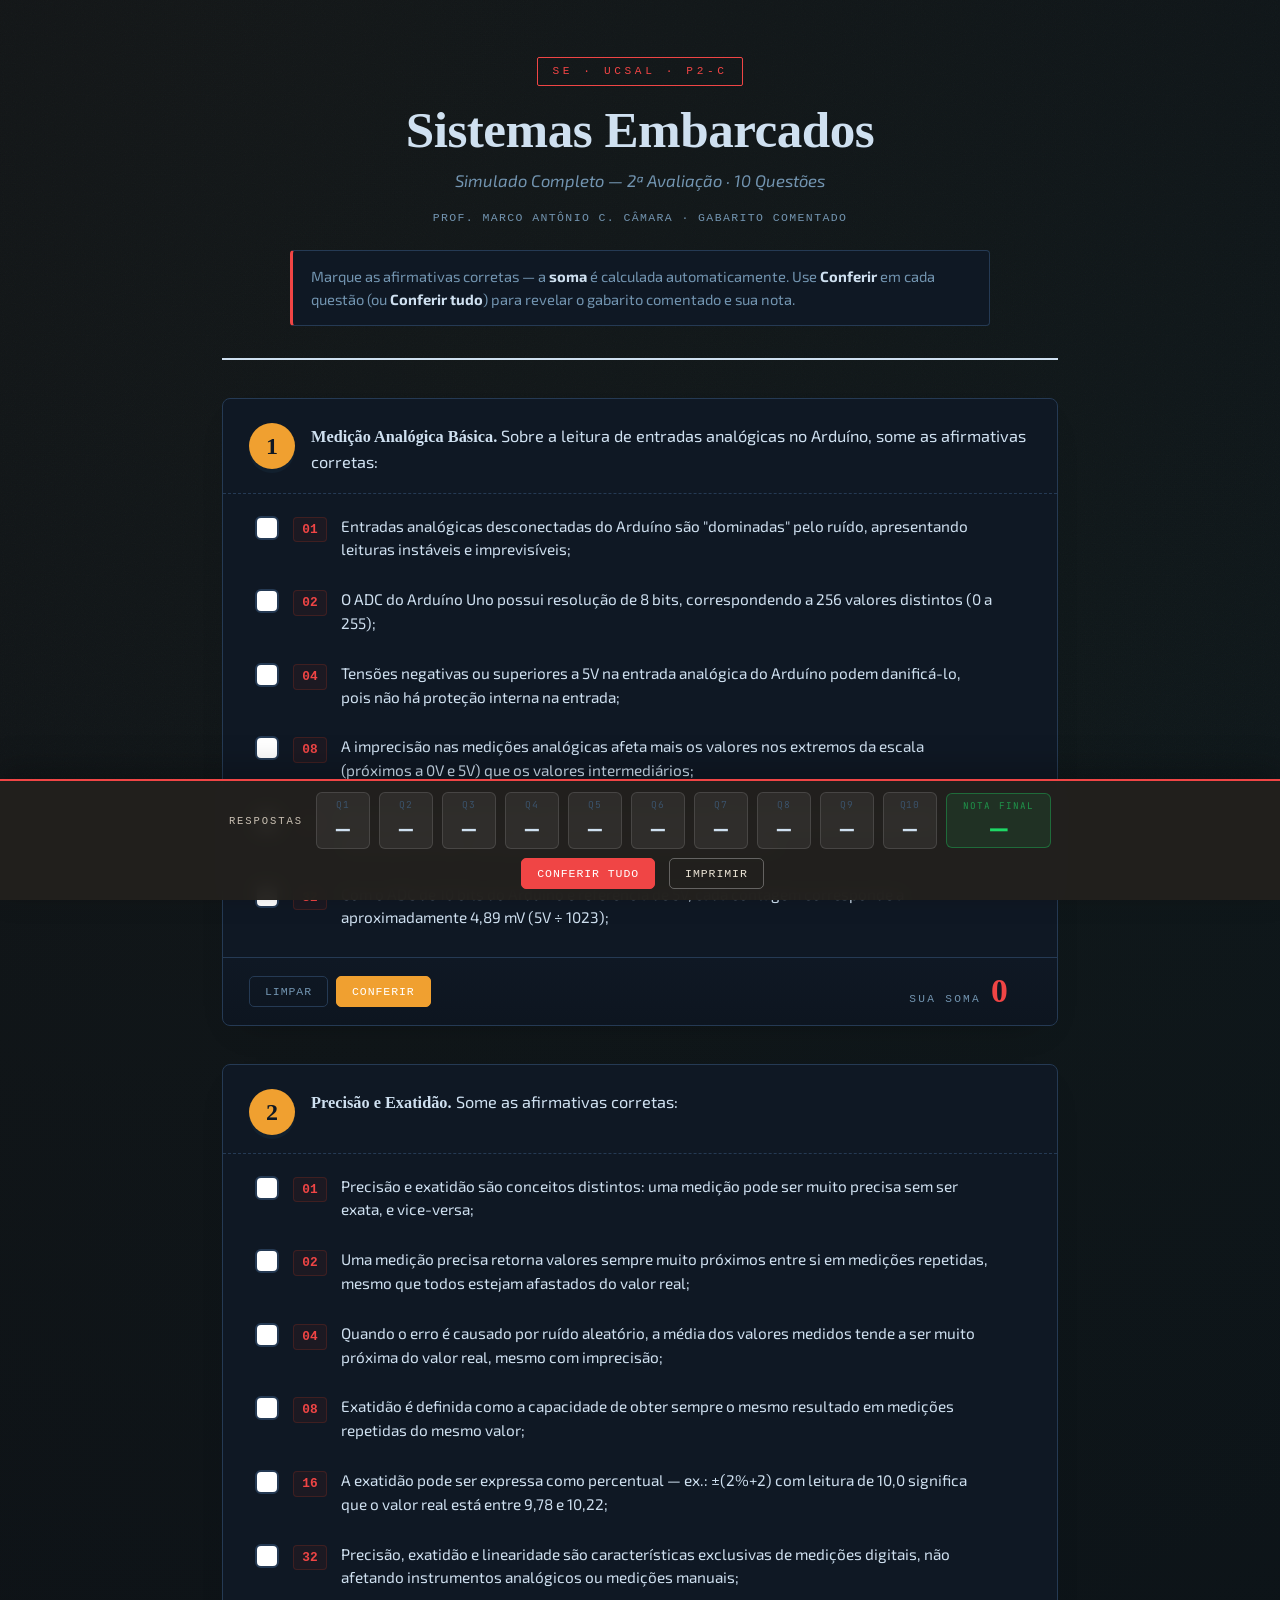
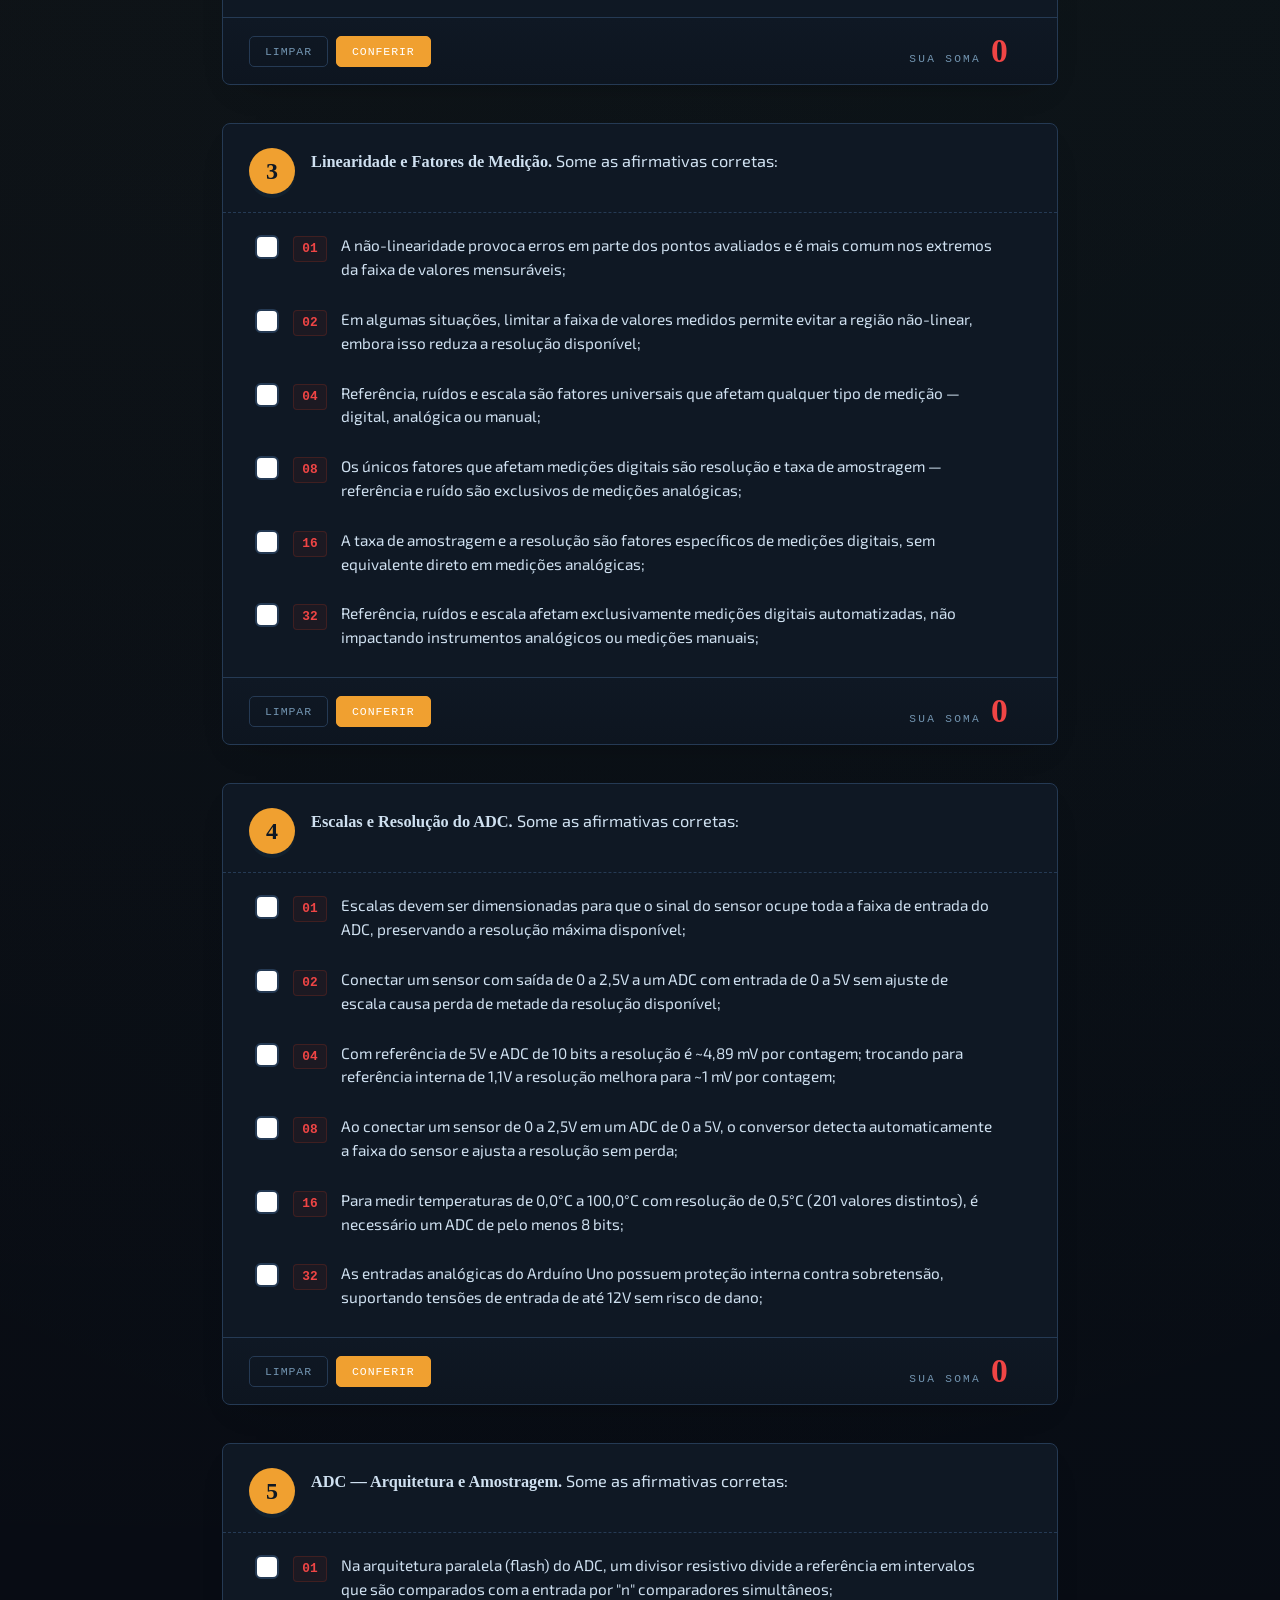
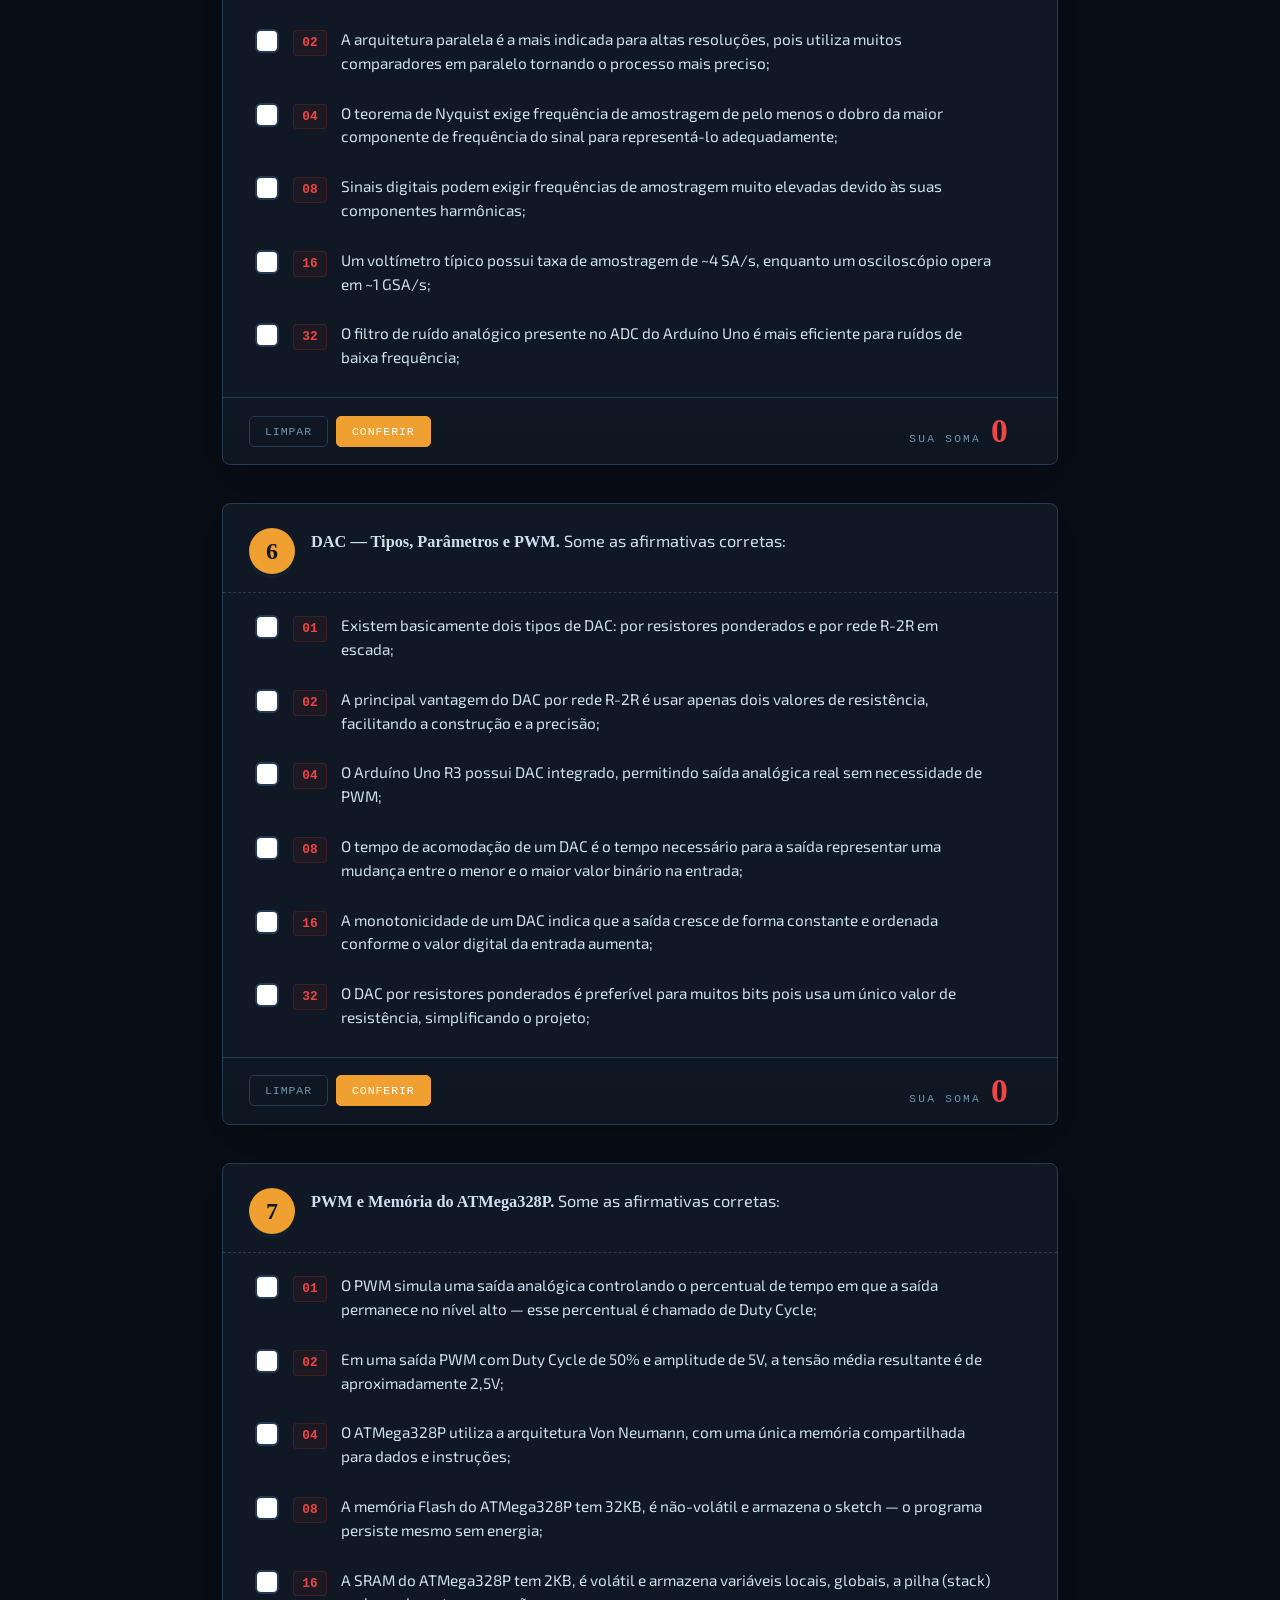
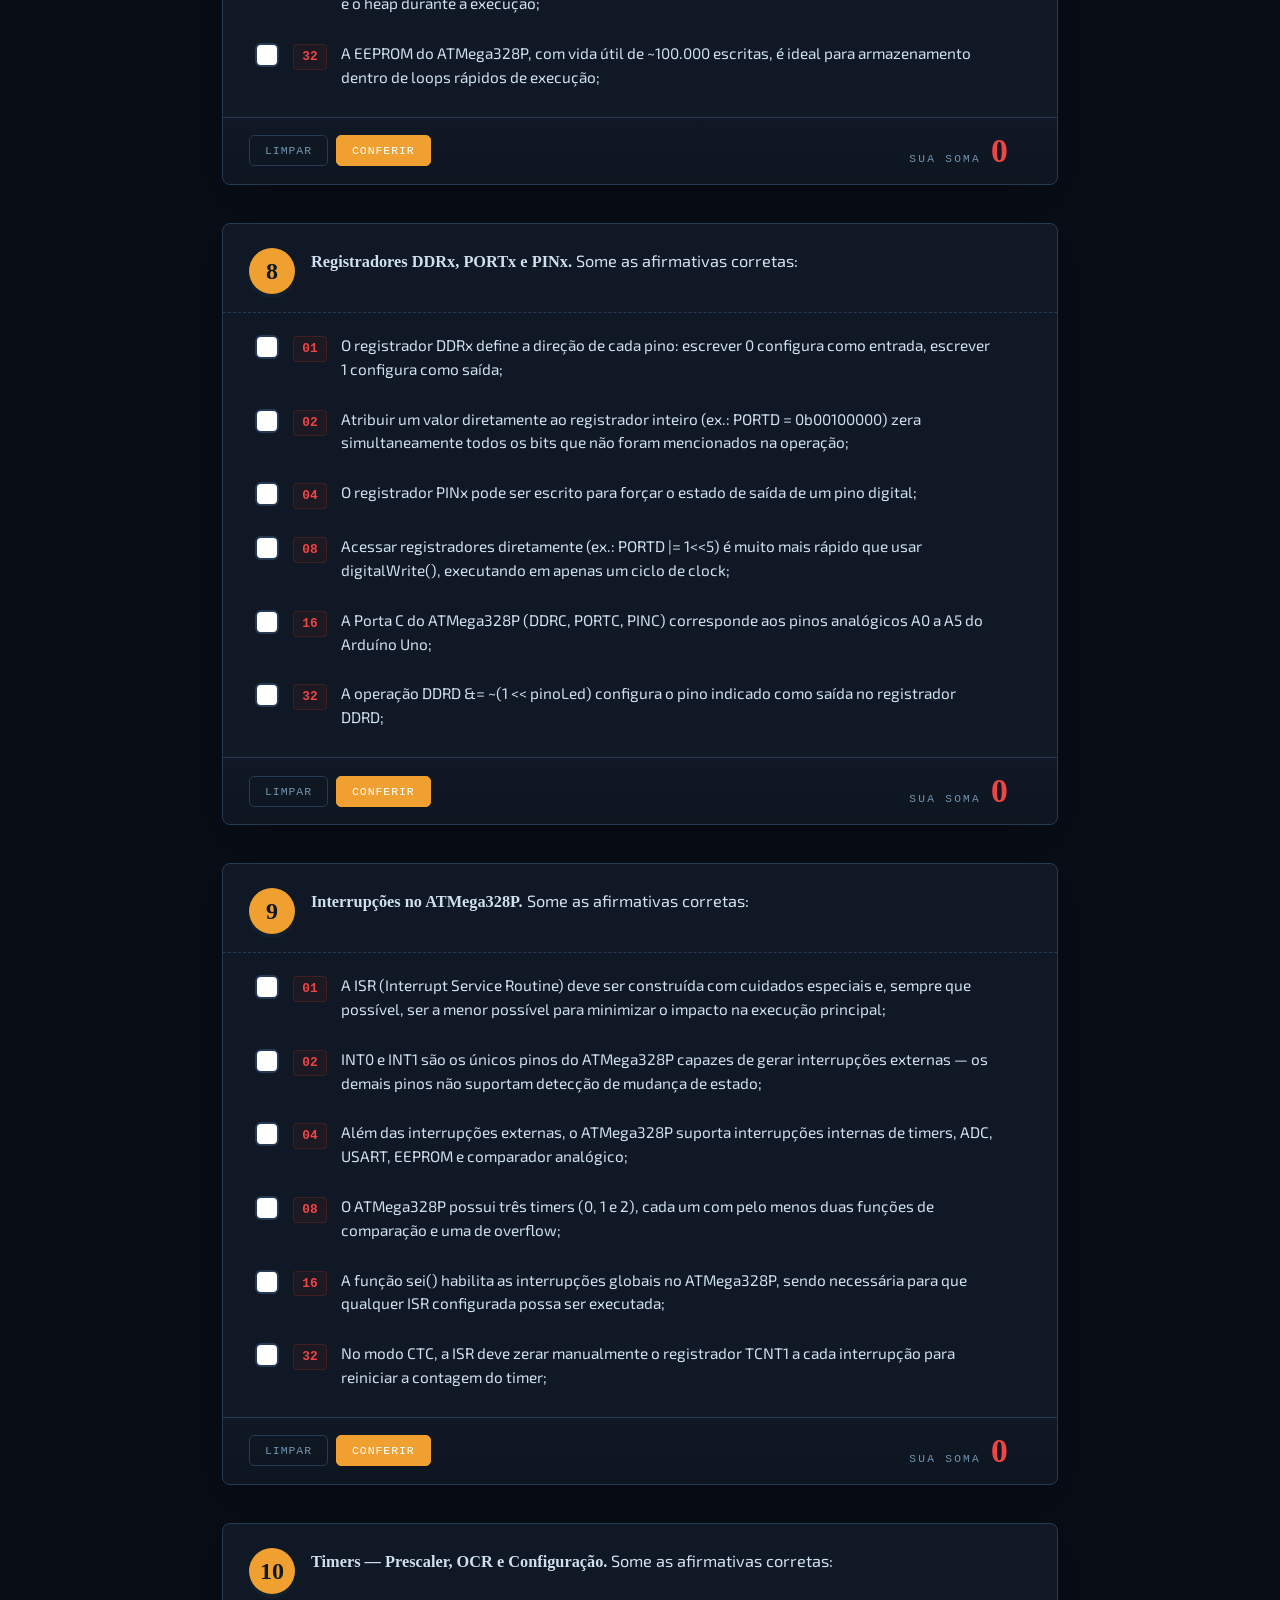
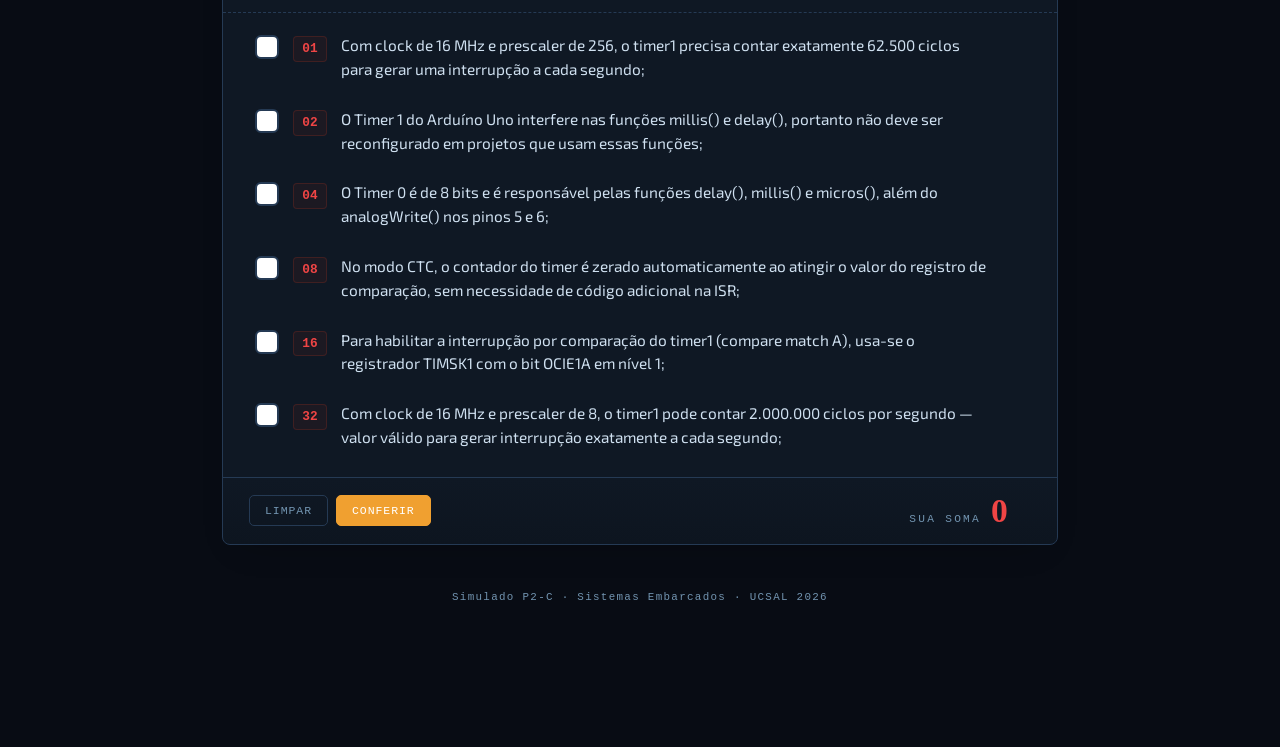
<file: Html-Simulados/simulado_p2c.html>
<!DOCTYPE html>
<html lang="pt-BR">
<head>
<meta charset="UTF-8">
<meta name="viewport" content="width=device-width, initial-scale=1.0">
<title>Simulado P2-C · Sistemas Embarcados</title>
<link rel="preconnect" href="https://fonts.googleapis.com">
<link rel="preconnect" href="https://fonts.gstatic.com" crossorigin>
<link href="https://fonts.googleapis.com/css2?family=Exo+2:wght@400;600;700;800;900&family=JetBrains+Mono:wght@400;500;700&display=swap" rel="stylesheet">
<style>
  :root{
    --paper:#080c14;--paper-2:#0f1824;--ink:#cfe0f0;--ink-soft:#7294b0;
    --line:#253a54;--red:#f04545;--red-soft:#f57070;--green:#1ed866;
    --green-soft:rgba(30,216,102,.1);--accent:#f0a030;--amber:#f0a030;--shadow:rgba(0,0,0,.4);
  }
  *{box-sizing:border-box;margin:0;padding:0}
  html{scroll-behavior:smooth}
  body{font-family:'Exo 2',sans-serif;
    background:radial-gradient(circle at 15% 0%,rgba(240,160,48,.05) 0%,transparent 45%),
      radial-gradient(circle at 90% 10%,rgba(0,201,170,.04) 0%,transparent 40%),var(--paper);
    color:var(--ink);line-height:1.55;padding:0 0 150px;-webkit-font-smoothing:antialiased;}
  body::before{content:"";position:fixed;inset:0;pointer-events:none;z-index:0;
    background-image:url("data:image/svg+xml,%3Csvg xmlns='http://www.w3.org/2000/svg' width='120' height='120'%3E%3Cfilter id='n'%3E%3CfeTurbulence type='fractalNoise' baseFrequency='0.9' numOctaves='2'/%3E%3C/filter%3E%3Crect width='100%25' height='100%25' filter='url(%23n)' opacity='0.035'/%3E%3C/svg%3E");opacity:.6}
  .wrap{max-width:880px;margin:0 auto;padding:0 22px;position:relative;z-index:1}
  header{padding:56px 0 32px;text-align:center;border-bottom:2px solid var(--ink)}
  .tag{display:inline-block;font-family:'Spline Sans Mono',monospace;font-size:.7rem;
    letter-spacing:.32em;text-transform:uppercase;color:var(--red);
    border:1.5px solid var(--red);padding:5px 14px;border-radius:2px;margin-bottom:18px}
  header h1{font-family:'Fraunces',serif;font-weight:900;font-size:clamp(2rem,5.5vw,3.2rem);line-height:1.02;letter-spacing:-.01em}
  header .sub{font-style:italic;color:var(--ink-soft);margin-top:10px;font-size:1.05rem}
  header .meta{font-family:'Spline Sans Mono',monospace;font-size:.72rem;letter-spacing:.12em;text-transform:uppercase;color:var(--ink-soft);margin-top:16px}
  .rules{margin:24px auto 0;max-width:700px;font-size:.92rem;color:var(--ink-soft);
    background:var(--paper-2);border:1px solid var(--line);border-left:3px solid var(--red);
    padding:14px 18px;border-radius:4px;text-align:left}
  .rules b{color:var(--ink)}
  .q{margin-top:38px;background:var(--paper-2);border:1px solid var(--line);
    border-radius:8px;box-shadow:0 14px 34px -22px var(--shadow);overflow:hidden}
  .q-head{display:flex;gap:16px;align-items:flex-start;padding:24px 26px 18px;border-bottom:1px dashed var(--line)}
  .q-num{flex:0 0 auto;font-family:'Fraunces',serif;font-weight:900;font-size:1.5rem;
    color:var(--paper-2);background:var(--accent);width:46px;height:46px;border-radius:50%;
    display:grid;place-items:center;line-height:1;box-shadow:0 4px 0 rgba(31,58,77,.25)}
  .q-title{font-size:1.02rem}
  .q-title strong{font-family:'Fraunces',serif;font-weight:600}
  .q-title em{color:var(--accent)}
  ul.opts{list-style:none;padding:8px 18px 14px}
  li.opt{position:relative;border-radius:6px;transition:background .2s}
  li.opt label{display:flex;gap:14px;align-items:flex-start;cursor:pointer;padding:13px 14px;border-radius:6px;transition:background .15s}
  li.opt label:hover{background:rgba(240,160,48,.06)}
  .checkbox{flex:0 0 auto;width:24px;height:24px;border:2px solid var(--line);border-radius:6px;
    background:#fff;display:grid;place-items:center;margin-top:1px;transition:.15s}
  .checkbox svg{width:15px;height:15px;stroke:#fff;stroke-width:3.5;fill:none;stroke-dasharray:24;stroke-dashoffset:24;transition:stroke-dashoffset .2s}
  input[type=checkbox]{position:absolute;opacity:0;width:0;height:0}
  input:checked+label .checkbox{background:var(--green);border-color:var(--green)}
  input:checked+label .checkbox svg{stroke-dashoffset:0}
  input:focus-visible+label .checkbox{outline:2px solid var(--accent);outline-offset:2px}
  .bit{flex:0 0 auto;font-family:'Spline Sans Mono',monospace;font-weight:600;font-size:.8rem;
    color:var(--red);background:rgba(168,51,31,.09);border:1px solid rgba(168,51,31,.25);
    padding:2px 8px;border-radius:4px;margin-top:2px;min-width:34px;text-align:center}
  input:checked+label .bit{background:var(--red);color:#fff;border-color:var(--red)}
  .opt-txt{font-size:.96rem;color:var(--ink)}
  .expl{display:none;margin:0 14px 10px 52px;font-size:.88rem;color:var(--ink-soft);
    border-left:3px solid var(--line);padding:7px 12px;background:rgba(0,0,0,.018);border-radius:0 6px 6px 0}
  .expl .verdict{font-family:'Spline Sans Mono',monospace;font-weight:600;font-size:.7rem;letter-spacing:.1em;text-transform:uppercase;margin-right:8px}
  .expl .v-true{color:var(--green)}.expl .v-false{color:var(--red)}
  .revealed .expl{display:block;animation:fade .25s ease}
  @keyframes fade{from{opacity:0;transform:translateY(-3px)}to{opacity:1}}
  .revealed li.opt.should{background:var(--green-soft)}
  .revealed li.opt.shouldnt{background:rgba(240,69,69,.1)}
  .status{font-family:'Spline Sans Mono',monospace;font-size:.68rem;letter-spacing:.06em;
    margin-left:auto;align-self:center;padding:3px 9px;border-radius:20px;white-space:nowrap}
  .st-hit{background:var(--green);color:#fff}
  .st-miss{background:var(--red);color:#fff}
  .st-extra{background:var(--red);color:#fff}
  .st-ok{background:rgba(0,0,0,.06);color:var(--ink-soft)}
  .revealed .checkbox{display:none}
  .q-foot{display:flex;align-items:center;justify-content:space-between;gap:14px;flex-wrap:wrap;
    padding:16px 26px;background:linear-gradient(var(--paper-2),rgba(0,0,0,.12));border-top:1px solid var(--line)}
  .sum-box{display:flex;align-items:baseline;gap:10px}
  .sum-label{font-family:'Spline Sans Mono',monospace;font-size:.7rem;letter-spacing:.2em;text-transform:uppercase;color:var(--ink-soft)}
  .sum-val{font-family:'Fraunces',serif;font-weight:900;font-size:2.1rem;color:var(--red);line-height:1;min-width:40px}
  .correct-sum{display:none;font-family:'Spline Sans Mono',monospace;font-size:.78rem;color:var(--ink-soft);align-self:center}
  .correct-sum b{font-family:'Fraunces',serif;font-size:1.15rem;color:var(--green)}
  .correct-sum.bad b{color:var(--red)}
  .revealed .correct-sum{display:inline}
  .score-box{display:none;align-items:baseline;gap:8px}
  .score-label{font-family:'Spline Sans Mono',monospace;font-size:.68rem;letter-spacing:.18em;text-transform:uppercase;color:var(--ink-soft)}
  .score-val{font-family:'Fraunces',serif;font-weight:900;font-size:1.8rem;line-height:1;color:var(--green)}
  .score-val.bad{color:var(--red)}
  .score-max{font-family:'Spline Sans Mono',monospace;font-size:.76rem;color:var(--ink-soft);align-self:flex-end;padding-bottom:3px}
  .revealed .score-box{display:flex}
  .grade-cell{display:flex;flex-direction:column;align-items:center;background:rgba(30,216,102,.1);border:1.5px solid rgba(30,216,102,.35);border-radius:6px;padding:5px 16px;min-width:90px}
  .grade-cell .g-lbl{font-family:'JetBrains Mono',monospace;font-size:.58rem;letter-spacing:.12em;text-transform:uppercase;color:rgba(30,216,102,.6)}
  .grade-cell .g-val{font-family:'Exo 2',sans-serif;font-weight:900;font-size:1.5rem;color:#1ed866;line-height:1.2}
  .grade-cell .g-sub{font-family:'JetBrains Mono',monospace;font-size:.58rem;color:rgba(30,216,102,.5);letter-spacing:.06em}
  .foot-btns{display:flex;gap:8px}
  .btn{font-family:'Spline Sans Mono',monospace;font-size:.72rem;letter-spacing:.08em;
    text-transform:uppercase;padding:8px 15px;border-radius:5px;cursor:pointer;border:1.5px solid;transition:.15s}
  .clearbtn{background:none;border-color:var(--line);color:var(--ink-soft)}
  .clearbtn:hover{border-color:var(--red);color:var(--red)}
  .checkbtn{background:var(--accent);border-color:var(--accent);color:#fff}
  .checkbtn:hover{background:#c88020}
  .sheet{position:fixed;left:0;right:0;bottom:0;z-index:20;background:rgba(35,33,29,.97);
    backdrop-filter:blur(8px);color:var(--paper);border-top:2px solid var(--red);box-shadow:0 -10px 30px rgba(0,0,0,.25)}
  .sheet-inner{max-width:880px;margin:0 auto;padding:11px 22px;display:flex;align-items:center;gap:9px;flex-wrap:wrap;justify-content:center}
  .sheet-title{font-family:'Spline Sans Mono',monospace;font-size:.66rem;letter-spacing:.18em;text-transform:uppercase;color:#c9c0b3;margin-right:4px}
  .cell{display:flex;flex-direction:column;align-items:center;background:rgba(255,255,255,.06);
    border:1px solid rgba(255,255,255,.12);border-radius:6px;padding:5px 12px;min-width:54px}
  .cell .c-q{font-family:'JetBrains Mono',monospace;font-size:.6rem;letter-spacing:.1em;color:#3a526a}
  .cell .c-v{font-family:'Exo 2',sans-serif;font-weight:900;font-size:1.2rem;color:#cfe0f0}
  .cell.filled{background:rgba(240,69,69,.18);border-color:var(--red-soft)}
  .cell.filled .c-v{color:#f57070}
  .cell.match{background:rgba(30,216,102,.15);border-color:rgba(30,216,102,.4)}
  .cell.match .c-v{color:#1ed866}
  .sheet .btn{margin-left:5px}
  .revealbtn{background:var(--red);border-color:var(--red);color:#fff}
  .revealbtn:hover{background:var(--red-soft)}
  .printbtn{background:none;border-color:rgba(255,255,255,.3);color:#e9e2d4}
  .printbtn:hover{border-color:#fff}
  footer{text-align:center;margin-top:44px;font-family:'Spline Sans Mono',monospace;font-size:.68rem;letter-spacing:.12em;color:var(--ink-soft)}
  @media print{body{background:#fff;padding-bottom:0}.sheet,.foot-btns,.tag{display:none}
    .q{box-shadow:none;break-inside:avoid}.revealed .checkbox{display:grid}}
  @media(max-width:560px){.sum-val{font-size:1.7rem}.status{margin-left:0}}
</style>
</head>
<body>
<div class="wrap">
  <header>
    <span class="tag">SE · UCSAL · P2-C</span>
    <h1>Sistemas Embarcados</h1>
    <p class="sub">Simulado Completo — 2ª Avaliação · 10 Questões</p>
    <p class="meta">Prof. Marco Antônio C. Câmara · Gabarito comentado</p>
    <div class="rules">
      Marque as afirmativas corretas — a <b>soma</b> é calculada automaticamente. Use <b>Conferir</b> em cada questão (ou <b>Conferir tudo</b>) para revelar o gabarito comentado e sua nota.
    </div>
  </header>
  <main id="exam"></main>
  <footer>Simulado P2-C · Sistemas Embarcados · UCSAL 2026</footer>
</div>
<div class="sheet">
  <div class="sheet-inner" id="sheet">
    <span class="sheet-title">Respostas</span>
    <button class="btn revealbtn" id="revealAll">Conferir tudo</button>
    <button class="btn printbtn" onclick="window.print()">Imprimir</button>
  </div>
</div>
<script>
const QUESTIONS = [
  { n:1,
    title:'<strong>Medição Analógica Básica.</strong> Sobre a leitura de entradas analógicas no Arduíno, some as afirmativas corretas:',
    opts:[
      [1,'Entradas analógicas desconectadas do Arduíno são "dominadas" pelo ruído, apresentando leituras instáveis e imprevisíveis;',true,'Correto — o slide descreve o resultado do experimento: "Entradas desconectadas são dominadas pelo ruído".'],
      [2,'O ADC do Arduíno Uno possui resolução de 8 bits, correspondendo a 256 valores distintos (0 a 255);',false,'Incorreto — o ADC do Arduíno Uno possui 10 bits de resolução, correspondendo a 1024 valores distintos (0 a 1023). O slide afirma: "Conversor A/D de 10 bits (0~1023)".'],
      [4,'Tensões negativas ou superiores a 5V na entrada analógica do Arduíno podem danificá-lo, pois não há proteção interna na entrada;',true,'Correto — o slide alerta: "Não há qualquer proteção da entrada, logo tensões negativas, ou superiores a 5V podem daniicar o Arduíno!"'],
      [8,'A imprecisão nas medições analógicas afeta mais os valores nos extremos da escala (próximos a 0V e 5V) que os valores intermediários;',false,'Incorreto — é o oposto. O slide afirma: "A imprecisão costuma afetar mais os valores intermediários de uma escala". No experimento, os efeitos apareceram mais na medição de 3,3V.'],
      [16,'O número de casas decimais representáveis em uma medição depende diretamente da resolução do ADC, não apenas de uma escolha do programador;',true,'Correto — o slide afirma: "O número de casas decimais não é só uma escolha; ele depende diretamente da resolução".'],
      [32,'Com o ADC de 10 bits do Arduíno e referência de 5V, cada contagem corresponde a aproximadamente 4,89 mV (5V ÷ 1023);',true,'Correto — o slide calcula: "São 4,89mV entre dois valores (5V / 1023)". Com referência de 1,1V essa resolução cai para ~1mV.']
    ]},
  { n:2,
    title:'<strong>Precisão e Exatidão.</strong> Some as afirmativas corretas:',
    opts:[
      [1,'Precisão e exatidão são conceitos distintos: uma medição pode ser muito precisa sem ser exata, e vice-versa;',true,'Correto — o slide ilustra as quatro combinações: pouco preciso/pouco exato, muito preciso/pouco exato, pouco preciso/muito exato e muito preciso/muito exato.'],
      [2,'Uma medição precisa retorna valores sempre muito próximos entre si em medições repetidas, mesmo que todos estejam afastados do valor real;',true,'Correto — o slide afirma: "Se o valor medido for fixo, medições precisas retornarão valores sempre muito próximos; Ou seja, para valores fixos, a medição será estável, mesmo que errada".'],
      [4,'Quando o erro é causado por ruído aleatório, a média dos valores medidos tende a ser muito próxima do valor real, mesmo com imprecisão;',true,'Correto — o slide afirma: "Muitas vezes medições exatas perdem precisão devido à presença de erros aleatórios. Nestes casos, a média dos valores medidos é muito próxima do valor real".'],
      [8,'Exatidão é definida como a capacidade de obter sempre o mesmo resultado em medições repetidas do mesmo valor;',false,'Incorreto — essa é a definição de PRECISÃO, não de exatidão. Exatidão se refere a quão próximo do valor real está a medição.'],
      [16,'A exatidão pode ser expressa como percentual — ex.: ±(2%+2) com leitura de 10,0 significa que o valor real está entre 9,78 e 10,22;',true,'Correto — o slide exemplifica: "A exatidão é um percentual. Ex.: ± (2% + 2) significa 2% de exatidão + 2. Se estiver lendo 10,0, o valor pode estar entre 9,78 e 10,22".'],
      [32,'Precisão, exatidão e linearidade são características exclusivas de medições digitais, não afetando instrumentos analógicos ou medições manuais;',false,'Incorreto — o slide é explícito: "Nenhum destes parâmetros tem relação obrigatória com medições digitais! Qualquer tipo de medida, inclusive com instrumentos analógicos ou manuais, é afetada pela precisão, exatidão e linearidade".']
    ]},
  { n:3,
    title:'<strong>Linearidade e Fatores de Medição.</strong> Some as afirmativas corretas:',
    opts:[
      [1,'A não-linearidade provoca erros em parte dos pontos avaliados e é mais comum nos extremos da faixa de valores mensuráveis;',true,'Correto — o slide afirma: "A não-linearidade provoca erros de medição em parte dos pontos avaliados; É comum encontrar a não-linearidade nos extremos da faixa de valores mensuráveis".'],
      [2,'Em algumas situações, limitar a faixa de valores medidos permite evitar a região não-linear, embora isso reduza a resolução disponível;',true,'Correto — o slide afirma: "Em algumas situações, pode valer a pena limitar a faixa de valores medidos, e com isso a resolução".'],
      [4,'Referência, ruídos e escala são fatores universais que afetam qualquer tipo de medição — digital, analógica ou manual;',true,'Correto — o slide os classifica como "Fatores Universais: Referência, Ruídos, Escala", em contraste com os fatores específicos de medições digitais.'],
      [8,'Os únicos fatores que afetam medições digitais são resolução e taxa de amostragem — referência e ruído são exclusivos de medições analógicas;',false,'Incorreto — referência, ruídos e escala são "Fatores Universais" que afetam QUALQUER tipo de medição. O slide lista resolução e taxa de amostragem apenas como fatores adicionais específicos de medições digitais.'],
      [16,'A taxa de amostragem e a resolução são fatores específicos de medições digitais, sem equivalente direto em medições analógicas;',true,'Correto — o slide os classifica como "Fatores em Medições Digitais: Resolução, Taxa de Amostragem", separados dos fatores universais.'],
      [32,'Referência, ruídos e escala afetam exclusivamente medições digitais automatizadas, não impactando instrumentos analógicos ou medições manuais;',false,'Incorreto — são "Fatores Universais". O slide é explícito: "Qualquer tipo de medida, inclusive com instrumentos analógicos ou manuais, é afetada" por esses fatores.']
    ]},
  { n:4,
    title:'<strong>Escalas e Resolução do ADC.</strong> Some as afirmativas corretas:',
    opts:[
      [1,'Escalas devem ser dimensionadas para que o sinal do sensor ocupe toda a faixa de entrada do ADC, preservando a resolução máxima disponível;',true,'Correto — o slide afirma: "Devem ser dimensionadas para manter a resolução máxima".'],
      [2,'Conectar um sensor com saída de 0 a 2,5V a um ADC com entrada de 0 a 5V sem ajuste de escala causa perda de metade da resolução disponível;',true,'Correto — o slide ilustra exatamente esse caso com o label "Resolução perdida": o sensor usa apenas a metade inferior da escala do ADC.'],
      [4,'Com referência de 5V e ADC de 10 bits a resolução é ~4,89 mV por contagem; trocando para referência interna de 1,1V a resolução melhora para ~1 mV por contagem;',true,'Correto — o slide calcula: "5V/1023 = 4,89mV"; e "Com a referência de 1,1V, teríamos 1mV. Isso implicaria em 4 dígitos, ou 1100 contagens".'],
      [8,'Ao conectar um sensor de 0 a 2,5V em um ADC de 0 a 5V, o conversor detecta automaticamente a faixa do sensor e ajusta a resolução sem perda;',false,'Incorreto — o ADC não faz ajuste automático. O slide mostra claramente que nesse caso há "Resolução perdida", pois o ADC permanece com escala de 0 a 5V.'],
      [16,'Para medir temperaturas de 0,0°C a 100,0°C com resolução de 0,5°C (201 valores distintos), é necessário um ADC de pelo menos 8 bits;',true,'Correto — 2⁷ = 128 < 201 (insuficiente); 2⁸ = 256 ≥ 201 (suficiente). O slide usa o mesmo raciocínio: "421 valores; 2⁹ = 512 → são 9 bits".'],
      [32,'As entradas analógicas do Arduíno Uno possuem proteção interna contra sobretensão, suportando tensões de entrada de até 12V sem risco de dano;',false,'Incorreto — o slide afirma o contrário: "Não há qualquer proteção da entrada, logo tensões negativas, ou superiores a 5V podem daniicar o Arduíno!"']
    ]},
  { n:5,
    title:'<strong>ADC — Arquitetura e Amostragem.</strong> Some as afirmativas corretas:',
    opts:[
      [1,'Na arquitetura paralela (flash) do ADC, um divisor resistivo divide a referência em intervalos que são comparados com a entrada por "n" comparadores simultâneos;',true,'Correto — o slide descreve: "Um divisor resistivo divide a tensão de referência máxima em intervalos; As saídas do divisor resistivo são comparadas com o valor da entrada analógica através de n comparadores".'],
      [2,'A arquitetura paralela é a mais indicada para altas resoluções, pois utiliza muitos comparadores em paralelo tornando o processo mais preciso;',false,'Incorreto — o slide afirma: "A arquitetura é rápida (tempo real), mas sua complexidade é muito grande para resoluções maiores". Para alta resolução usam-se Pipeline, SAR e Sigma-Delta.'],
      [4,'O teorema de Nyquist exige frequência de amostragem de pelo menos o dobro da maior componente de frequência do sinal para representá-lo adequadamente;',true,'Correto — o slide afirma: "O teorema de Nyquist diz que... uma frequência de amostragem pelo menos 2 vezes superior à maior componente de frequência do sinal é capaz de representar adequadamente o sinal original".'],
      [8,'Sinais digitais podem exigir frequências de amostragem muito elevadas devido às suas componentes harmônicas;',true,'Correto — o slide afirma: "Sinais digitais, devido às suas harmônicas, podem ter frequências de amostragem ideais muito elevadas".'],
      [16,'Um voltímetro típico possui taxa de amostragem de ~4 SA/s, enquanto um osciloscópio opera em ~1 GSA/s;',true,'Correto — o slide cita: "Um voltímetro tem taxa típica de 4 SA/s; Um osciloscópio tem taxa típica de 1 GSA/s".'],
      [32,'O filtro de ruído analógico presente no ADC do Arduíno Uno é mais eficiente para ruídos de baixa frequência;',false,'Incorreto — o slide afirma o contrário: "O filtro é mais eficiente para ruídos de frequência mais alta".']
    ]},
  { n:6,
    title:'<strong>DAC — Tipos, Parâmetros e PWM.</strong> Some as afirmativas corretas:',
    opts:[
      [1,'Existem basicamente dois tipos de DAC: por resistores ponderados e por rede R-2R em escada;',true,'Correto — o slide afirma: "Existem basicamente 2 tipos de DAC: DAC por Resistores Ponderados; DAC por Rede R-2R em escada".'],
      [2,'A principal vantagem do DAC por rede R-2R é usar apenas dois valores de resistência, facilitando a construção e a precisão;',true,'Correto — o slide afirma: "A vantagem clara está nos dois únicos valores para os resistores, facilitando a construção".'],
      [4,'O Arduíno Uno R3 possui DAC integrado, permitindo saída analógica real sem necessidade de PWM;',false,'Incorreto — o slide afirma diretamente: "O Arduíno Uno não possui DAC integrado".'],
      [8,'O tempo de acomodação de um DAC é o tempo necessário para a saída representar uma mudança entre o menor e o maior valor binário na entrada;',true,'Correto — o slide define: "Tempo de acomodação: tempo necessário para a saída representar uma mudança entre o menor e maior valor binário na entrada".'],
      [16,'A monotonicidade de um DAC indica que a saída cresce de forma constante e ordenada conforme o valor digital da entrada aumenta;',true,'Correto — o slide define: "Monotonicidade: crescimento constante".'],
      [32,'O DAC por resistores ponderados é preferível para muitos bits pois usa um único valor de resistência, simplificando o projeto;',false,'Incorreto — o DAC por resistores ponderados tem "Complexidade associada à precisão dos resistores, especialmente para muitos dígitos". É o R-2R que usa apenas dois valores; os resistores ponderados variam com as potências de 2.']
    ]},
  { n:7,
    title:'<strong>PWM e Memória do ATMega328P.</strong> Some as afirmativas corretas:',
    opts:[
      [1,'O PWM simula uma saída analógica controlando o percentual de tempo em que a saída permanece no nível alto — esse percentual é chamado de Duty Cycle;',true,'Correto — o slide define: "Microcontrolador controla o percentual de tempo da saída no nível 1; O percentual é chamado de ciclo de trabalho, ou Duty Cycle".'],
      [2,'Em uma saída PWM com Duty Cycle de 50% e amplitude de 5V, a tensão média resultante é de aproximadamente 2,5V;',true,'Correto — o efeito analógico do PWM vem da tensão média. Com 50% do tempo em 5V e 50% em 0V, a média é 2,5V.'],
      [4,'O ATMega328P utiliza a arquitetura Von Neumann, com uma única memória compartilhada para dados e instruções;',false,'Incorreto — o slide afirma: "O ATMega328P não segue a arquitetura padrão Von Neumann". Ele usa arquitetura Harvard, com memórias separadas para dados (SRAM) e instruções (Flash).'],
      [8,'A memória Flash do ATMega328P tem 32KB, é não-volátil e armazena o sketch — o programa persiste mesmo sem energia;',true,'Correto — o slide confirma: "Flash (32 KB): onde fica o seu sketch, gravado pelo IDE Arduino. É memória não-volátil, persiste sem energia".'],
      [16,'A SRAM do ATMega328P tem 2KB, é volátil e armazena variáveis locais, globais, a pilha (stack) e o heap durante a execução;',true,'Correto — o slide confirma: "SRAM (2 KB): memória de trabalho. Aqui ficam suas variáveis locais, globais, a pilha (stack) e o heap".'],
      [32,'A EEPROM do ATMega328P, com vida útil de ~100.000 escritas, é ideal para armazenamento dentro de loops rápidos de execução;',false,'Incorreto — o slide alerta: "Tem vida útil de ~100.000 ciclos de escrita, não use dentro de um loop rápido". A EEPROM é para configurações e dados que mudam raramente.']
    ]},
  { n:8,
    title:'<strong>Registradores DDRx, PORTx e PINx.</strong> Some as afirmativas corretas:',
    opts:[
      [1,'O registrador DDRx define a direção de cada pino: escrever 0 configura como entrada, escrever 1 configura como saída;',true,'Correto — o slide afirma: "O registrador DDR determina quais são os pinos que serão utilizados como entrada (valor 0) ou saída (valor 1)".'],
      [2,'Atribuir um valor diretamente ao registrador inteiro (ex.: PORTD = 0b00100000) zera simultaneamente todos os bits que não foram mencionados na operação;',true,'Correto — o slide alerta: "Se você atribuísse um valor direto ao registrador inteiro, estaria zerando todos os outros bits da Porta D ao mesmo tempo". Por isso usa-se |= ou &=.'],
      [4,'O registrador PINx pode ser escrito para forçar o estado de saída de um pino digital;',false,'Incorreto — PINx é somente leitura: "deve ser tratado apenas para leitura, possui o status atual de cada pino". Para escrever usa-se PORTx. Confundir os dois compila sem erro mas produz comportamento incorreto.'],
      [8,'Acessar registradores diretamente (ex.: PORTD |= 1<<5) é muito mais rápido que usar digitalWrite(), executando em apenas um ciclo de clock;',true,'Correto — o slide afirma: "escrever direto no registrador leva um único ciclo" versus "centenas de ciclos de clock" do digitalWrite().'],
      [16,'A Porta C do ATMega328P (DDRC, PORTC, PINC) corresponde aos pinos analógicos A0 a A5 do Arduíno Uno;',true,'Correto — o slide confirma: "Porta C (DDRC, PORTC, PINC): pinos analógicos A0 a A5".'],
      [32,'A operação DDRD &amp;= ~(1 &lt;&lt; pinoLed) configura o pino indicado como saída no registrador DDRD;',false,'Incorreto — &amp;= ~(1&lt;&lt;bit) ZERA o bit correspondente no DDRx, o que configura o pino como ENTRADA (DDR=0). Para configurar como SAÍDA usa-se |= (setar o bit para 1).']
    ]},
  { n:9,
    title:'<strong>Interrupções no ATMega328P.</strong> Some as afirmativas corretas:',
    opts:[
      [1,'A ISR (Interrupt Service Routine) deve ser construída com cuidados especiais e, sempre que possível, ser a menor possível para minimizar o impacto na execução principal;',true,'Correto — o slide afirma: "A ISR deve ser construída com alguns cuidados especiais" e "Objetivo é fazer ISR() o menor possível".'],
      [2,'INT0 e INT1 são os únicos pinos do ATMega328P capazes de gerar interrupções externas — os demais pinos não suportam detecção de mudança de estado;',false,'Incorreto — além de INT0 e INT1, o ATMega328P possui PCINT0, PCINT1 e PCINT2, que detectam mudança de estado em grupos de pinos das portas B, C e D respectivamente.'],
      [4,'Além das interrupções externas, o ATMega328P suporta interrupções internas de timers, ADC, USART, EEPROM e comparador analógico;',true,'Correto — a tabela de vetores do slide lista: TIMER (0, 1 e 2), ADC, EE READY, ANALOG COMP, TWI, USART, SPI, entre outros.'],
      [8,'O ATMega328P possui três timers (0, 1 e 2), cada um com pelo menos duas funções de comparação e uma de overflow;',true,'Correto — o slide afirma: "alguns deles estão associados a 3 diferentes timers (0, 1 e 2); Em todos há 2 funções de comparação, e uma de overflow".'],
      [16,'A função sei() habilita as interrupções globais no ATMega328P, sendo necessária para que qualquer ISR configurada possa ser executada;',true,'Correto — o slide mostra: "Também é importante habilitar as interrupções: sei()".'],
      [32,'No modo CTC, a ISR deve zerar manualmente o registrador TCNT1 a cada interrupção para reiniciar a contagem do timer;',false,'Incorreto — no modo CTC o "timer1 zera ao alcançar registro A" automaticamente. O slide mostra exatamente que a ISR no modo CTC pode ser ainda menor por não precisar do reset manual.']
    ]},
  { n:10,
    title:'<strong>Timers — Prescaler, OCR e Configuração.</strong> Some as afirmativas corretas:',
    opts:[
      [1,'Com clock de 16 MHz e prescaler de 256, o timer1 precisa contar exatamente 62.500 ciclos para gerar uma interrupção a cada segundo;',true,'Correto — o slide calcula: "16.000.000 / 256 = 62.500 ⇒ válido (escolhido)!" com Prescaler = 256 e Contador = 62.500.'],
      [2,'O Timer 1 do Arduíno Uno interfere nas funções millis() e delay(), portanto não deve ser reconfigurado em projetos que usam essas funções;',false,'Incorreto — o slide afirma: "O timer 1 não afeta millis()". É o Timer 0 que está associado a delay(), millis() e micros(). Embora o TCCR1A precise de reset por ser usado para PWM, isso é diferente de "afetar millis()".'],
      [4,'O Timer 0 é de 8 bits e é responsável pelas funções delay(), millis() e micros(), além do analogWrite() nos pinos 5 e 6;',true,'Correto — o slide confirma na tabela: "Timer 0 (8 bits, 0~255): delay(), millis(), micros(); analogWrite() pinos 5 e 6".'],
      [8,'No modo CTC, o contador do timer é zerado automaticamente ao atingir o valor do registro de comparação, sem necessidade de código adicional na ISR;',true,'Correto — o slide descreve: "Modo CTC pode ser habilitado; timer1 zera ao alcançar registro A". Isso reduz o código da ISR.'],
      [16,'Para habilitar a interrupção por comparação do timer1 (compare match A), usa-se o registrador TIMSK1 com o bit OCIE1A em nível 1;',true,'Correto — o slide mostra: "Definimos a interrupção pela comparação com o registro A: TIMSK1 = (1 &lt;&lt; OCIE1A)".'],
      [32,'Com clock de 16 MHz e prescaler de 8, o timer1 pode contar 2.000.000 ciclos por segundo — valor válido para gerar interrupção exatamente a cada segundo;',false,'Incorreto — 2.000.000 excede em muito o máximo do timer1 de 16 bits (65.535), sendo inválido. O slide mostra que mesmo 16.000.000/64 = 250.000 já é "inválido (> contagem máxima)".']
    ]}
];

const CHECK='<svg viewBox="0 0 24 24"><polyline points="4 13 9 18 20 6"/></svg>';
const STORE='se_sim_p2c_v1';
const N_Q=QUESTIONS.length;
const Q_VAL=10/N_Q;
let saved={}; try{saved=JSON.parse(localStorage.getItem(STORE)||'{}')}catch(e){saved={}}
const exam=document.getElementById('exam');
const correctSum={};

QUESTIONS.forEach(q=>{
  const card=document.createElement('section'); card.className='q'; card.id='q'+q.n;
  let cs=0; q.opts.forEach(o=>{ if(o[2]) cs+=o[0]; }); correctSum[q.n]=cs;
  let optsHTML='';
  q.opts.forEach(o=>{
    const [bit,txt,ok,expl]=o; const id=`q${q.n}_${bit}`;
    const chk=(saved['q'+q.n]||[]).includes(bit)?'checked':'';
    optsHTML+=`
      <li class="opt" id="opt_${id}">
        <input type="checkbox" id="${id}" data-q="${q.n}" data-bit="${bit}" data-ok="${ok?1:0}" ${chk}>
        <label for="${id}">
          <span class="checkbox">${CHECK}</span>
          <span class="bit">${String(bit).padStart(2,'0')}</span>
          <span class="opt-txt">${txt}</span>
          <span class="status" id="stat_${id}"></span>
        </label>
        <div class="expl">
          <span class="verdict ${ok?'v-true':'v-false'}">${ok?'Correta · soma':'Incorreta · não soma'}</span>
          <div style="margin-top:5px">${expl}</div>
        </div>
      </li>`;
  });
  card.innerHTML=`
    <div class="q-head"><div class="q-num">${q.n}</div><div class="q-title">${q.title}</div></div>
    <ul class="opts">${optsHTML}</ul>
    <div class="q-foot">
      <div class="foot-btns">
        <button class="btn clearbtn" data-clear="${q.n}">Limpar</button>
        <button class="btn checkbtn" data-check="${q.n}">Conferir</button>
      </div>
      <div class="sum-box">
        <span class="sum-label">Sua soma</span>
        <span class="sum-val" id="sum${q.n}">0</span>
        <span class="correct-sum" id="csum${q.n}"></span>
      </div>
      <div class="score-box">
        <span class="score-label">Pontos</span>
        <span class="score-val" id="sv${q.n}">—</span>
        <span class="score-max">/ ${Q_VAL.toFixed(2)}</span>
      </div>
    </div>`;
  exam.appendChild(card);
});

const sheet=document.getElementById('sheet');
const firstBtn=document.getElementById('revealAll');
QUESTIONS.forEach(q=>{
  const c=document.createElement('div'); c.className='cell'; c.id='cell'+q.n;
  c.innerHTML=`<span class="c-q">Q${q.n}</span><span class="c-v" id="cv${q.n}">—</span>`;
  sheet.insertBefore(c,firstBtn);
});
const gCell=document.createElement('div'); gCell.className='grade-cell'; gCell.id='gradeCell';
gCell.innerHTML='<span class="g-lbl">Nota Final</span><span class="g-val" id="gradeVal">—</span><span class="g-sub" id="gradeSub"></span>';
sheet.insertBefore(gCell,firstBtn);

function calcQuestionScore(qn){
  const q=QUESTIONS.find(x=>x.n===+qn);
  const nCorrect=q.opts.filter(o=>o[2]).length;
  const perCorrect=Q_VAL/nCorrect;
  let hit=0,extra=0;
  document.querySelectorAll(`input[data-q="${qn}"]`).forEach(b=>{
    if(b.checked&&b.dataset.ok==='1') hit++;
    if(b.checked&&b.dataset.ok==='0') extra++;
  });
  return Math.max(0,hit-extra)*perCorrect;
}

function updateGrade(){
  let total=0,nRevealed=0;
  QUESTIONS.forEach(q=>{
    if(document.getElementById('q'+q.n).classList.contains('revealed')){
      nRevealed++; total+=calcQuestionScore(q.n);
    }
  });
  if(nRevealed===0) return;
  document.getElementById('gradeVal').textContent=total.toFixed(1);
  document.getElementById('gradeSub').textContent=nRevealed===N_Q?'/ 10':'/ 10 (parcial)';
}

function recalc(qn){
  let sum=0; const picked=[];
  document.querySelectorAll(`input[data-q="${qn}"]`).forEach(b=>{
    if(b.checked){sum+=+b.dataset.bit;picked.push(+b.dataset.bit);}});
  document.getElementById('sum'+qn).textContent=sum;
  const cell=document.getElementById('cell'+qn);
  document.getElementById('cv'+qn).textContent=picked.length?sum:'—';
  cell.classList.toggle('filled',picked.length>0);
  saved['q'+qn]=picked; try{localStorage.setItem(STORE,JSON.stringify(saved))}catch(e){}
  if(document.getElementById('q'+qn).classList.contains('revealed')) markCell(qn);
}

function reveal(qn){
  const card=document.getElementById('q'+qn); card.classList.add('revealed');
  document.querySelectorAll(`input[data-q="${qn}"]`).forEach(b=>{
    const id=b.id, ok=b.dataset.ok==='1', li=document.getElementById('opt_'+id),
          st=document.getElementById('stat_'+id);
    li.classList.toggle('should',ok); li.classList.toggle('shouldnt',!ok);
    st.className='status';
    if(ok&&b.checked){st.classList.add('st-hit');st.textContent='✓ acertou';}
    else if(ok&&!b.checked){st.classList.add('st-miss');st.textContent='✗ faltou';}
    else if(!ok&&b.checked){st.classList.add('st-extra');st.textContent='✗ a mais';}
    else{st.classList.add('st-ok');st.textContent='ok';}
  });
  const cs=correctSum[qn], el=document.getElementById('csum'+qn);
  el.innerHTML=`· correta: <b>${cs}</b>`;
  markCell(qn);
  const score=calcQuestionScore(qn);
  const sv=document.getElementById('sv'+qn);
  sv.textContent=score.toFixed(2);
  sv.classList.toggle('bad', score < Q_VAL/2);
  updateGrade();
}

function markCell(qn){
  const userSum=+document.getElementById('sum'+qn).textContent;
  const match=userSum===correctSum[qn];
  document.getElementById('cell'+qn).classList.toggle('match',match);
  document.getElementById('csum'+qn).classList.toggle('bad',!match);
}

document.addEventListener('change',e=>{if(e.target.matches('input[type=checkbox]'))recalc(e.target.dataset.q)});
document.addEventListener('click',e=>{
  if(e.target.matches('[data-clear]')){const qn=e.target.dataset.clear;
    document.querySelectorAll(`input[data-q="${qn}"]`).forEach(b=>b.checked=false);recalc(qn);}
  if(e.target.matches('[data-check]'))reveal(e.target.dataset.check);
  if(e.target.id==='revealAll')QUESTIONS.forEach(q=>reveal(q.n));
});
QUESTIONS.forEach(q=>recalc(q.n));
</script>
</body>
</html>
</file>
<file: Html-Simulados/styles.css>
/* ====================================================
   RoboEstudo — Engineering Dark Theme
   Inspired by oscilloscopes, PCBs, and signal traces
   ==================================================== */

:root {
  /* --- Surfaces --- */
  --bg:         #060c14;
  --panel:      #0c1622;
  --surface:    #111e2e;
  --surface-2:  #172438;
  --surface-h:  #1d2d42;

  /* --- Borders --- */
  --border:     #1a2a3e;
  --border-2:   #253a54;
  --border-3:   #2e4865;

  /* --- Amber (primary — oscilloscope channel 1) --- */
  --amber:      #f0a030;
  --amber-s:    #c8821a;
  --amber-dim:  rgba(240,160,48,.09);
  --amber-mid:  rgba(240,160,48,.18);
  --amber-glow: 0 0 22px rgba(240,160,48,.24), 0 0 60px rgba(240,160,48,.08);

  /* --- Teal (secondary — oscilloscope channel 2) --- */
  --teal:       #00c9aa;
  --teal-dim:   rgba(0,201,170,.09);
  --teal-glow:  0 0 18px rgba(0,201,170,.2);

  /* --- Semantic --- */
  --green:      #1ed866;
  --green-dim:  rgba(30,216,102,.1);
  --red:        #f04545;
  --red-dim:    rgba(240,69,69,.1);
  --blue:       #4d9ef5;
  --blue-dim:   rgba(77,158,245,.1);

  /* --- Text --- */
  --text:       #cfe0f0;
  --muted:      #7294b0;
  --faint:      #3a526a;

  /* --- Typography --- */
  --f-display:  'Exo 2', sans-serif;
  --f-body:     'Sora', sans-serif;
  --f-mono:     'JetBrains Mono', monospace;

  /* --- Shape --- */
  --r:    10px;
  --r-s:   6px;
  --r-l:  16px;
  --r-xl: 22px;

  /* --- Motion --- */
  --t:  200ms cubic-bezier(.4,0,.2,1);
  --tf: 120ms cubic-bezier(.4,0,.2,1);

  /* --- Layout --- */
  --sidebar: 252px;
}

/* ====================================================
   RESET
   ==================================================== */
*, *::before, *::after { box-sizing: border-box; }
html, body { height: 100%; }
body {
  margin: 0;
  background: var(--bg);
  color: var(--text);
  font-family: var(--f-body);
  font-size: 15px;
  line-height: 1.65;
  -webkit-font-smoothing: antialiased;
  background-image:
    linear-gradient(rgba(0,201,170,.018) 1px, transparent 1px),
    linear-gradient(90deg, rgba(0,201,170,.018) 1px, transparent 1px),
    radial-gradient(ellipse at 15% 50%, rgba(240,160,48,.05) 0%, transparent 55%),
    radial-gradient(ellipse at 85% 15%, rgba(0,201,170,.04) 0%, transparent 55%);
  background-size: 44px 44px, 44px 44px, 100% 100%, 100% 100%;
}
button, input, select, textarea { font: inherit; }
button { cursor: pointer; }
h1, h2, h3, h4 { font-family: var(--f-display); margin: 0; }
a { color: var(--amber); text-decoration: none; }
a:hover { text-decoration: underline; }

/* ====================================================
   SHELL
   ==================================================== */
.shell {
  min-height: 100vh;
  display: grid;
  grid-template-columns: var(--sidebar) 1fr;
}

/* ====================================================
   SIDEBAR
   ==================================================== */
.side {
  position: sticky;
  top: 0;
  height: 100vh;
  display: flex;
  flex-direction: column;
  background: var(--panel);
  border-right: 1px solid var(--border-2);
  overflow: hidden;
}

/* Amber top trace */
.side::before {
  content: '';
  position: absolute;
  top: 0; left: 0; right: 0;
  height: 2px;
  background: linear-gradient(90deg, var(--teal) 0%, var(--amber) 60%, transparent 100%);
  z-index: 1;
}

.side-inner {
  display: flex;
  flex-direction: column;
  height: 100%;
  padding-bottom: 20px;
  overflow-y: auto;
}

/* Brand */
.brand {
  display: flex;
  align-items: center;
  gap: 12px;
  padding: 28px 20px 22px;
  border-bottom: 1px solid var(--border);
}

.brand-icon {
  width: 42px; height: 42px;
  border-radius: var(--r-s);
  background: linear-gradient(135deg, var(--amber), var(--amber-s));
  display: grid;
  place-items: center;
  flex-shrink: 0;
  box-shadow: var(--amber-glow);
  font-family: var(--f-mono);
  font-weight: 700;
  font-size: 13px;
  color: #070e18;
  letter-spacing: -0.5px;
}

.brand-text h1 {
  font-size: 13.5px;
  font-weight: 700;
  color: var(--text);
  line-height: 1.2;
  letter-spacing: 0.01em;
}

.brand-text small {
  font-size: 10.5px;
  color: var(--muted);
  font-family: var(--f-mono);
  letter-spacing: 0.04em;
}

/* Navigation */
.nav {
  display: flex;
  flex-direction: column;
  gap: 2px;
  padding: 16px 12px;
  flex: 1;
}

.nav-label {
  font-size: 9.5px;
  font-family: var(--f-mono);
  font-weight: 500;
  color: var(--faint);
  text-transform: uppercase;
  letter-spacing: 0.12em;
  padding: 10px 10px 4px;
}

.nav-item {
  display: flex;
  align-items: center;
  gap: 10px;
  border: none;
  border-radius: var(--r-s);
  padding: 10px 12px;
  text-align: left;
  width: 100%;
  color: var(--muted);
  background: transparent;
  font-size: 13.5px;
  font-family: var(--f-display);
  font-weight: 500;
  letter-spacing: 0.01em;
  transition: all var(--t);
  position: relative;
  overflow: hidden;
}

.nav-item::before {
  content: '';
  position: absolute;
  left: 0; top: 22%; bottom: 22%;
  width: 2px;
  background: var(--amber);
  border-radius: 0 2px 2px 0;
  transform: scaleY(0);
  transition: transform var(--t);
}

.nav-item:hover {
  color: var(--text);
  background: var(--amber-dim);
}

.nav-item.active {
  color: var(--amber);
  background: var(--amber-dim);
  font-weight: 600;
}

.nav-item.active::before { transform: scaleY(1); }

.nav-icon {
  width: 18px;
  text-align: center;
  flex-shrink: 0;
  font-size: 13px;
  opacity: 0.6;
  transition: opacity var(--t);
}

.nav-item.active .nav-icon,
.nav-item:hover .nav-icon { opacity: 1; }

/* Mode box */
.modebox {
  margin: 0 12px;
  padding: 14px;
  background: var(--surface);
  border: 1px solid var(--border-2);
  border-radius: var(--r);
}

.modebox-title {
  font-size: 9.5px;
  font-family: var(--f-mono);
  font-weight: 500;
  color: var(--faint);
  text-transform: uppercase;
  letter-spacing: 0.12em;
  margin-bottom: 10px;
}

.modebox label {
  display: flex;
  align-items: center;
  gap: 9px;
  font-size: 13px;
  color: var(--muted);
  padding: 6px 0;
  cursor: pointer;
  transition: color var(--t);
}

.modebox label:hover { color: var(--text); }
.modebox input[type="radio"] { accent-color: var(--amber); width: 14px; height: 14px; }

.modebox-desc {
  font-size: 11px;
  font-family: var(--f-mono);
  color: var(--faint);
  margin-top: 10px;
  padding-top: 10px;
  border-top: 1px solid var(--border);
  line-height: 1.5;
}

/* ====================================================
   MAIN AREA
   ==================================================== */
.main {
  padding: 34px clamp(22px, 4vw, 54px) 80px;
  overflow-x: hidden;
}

/* ====================================================
   TOPBAR / HEADER
   ==================================================== */
.topbar {
  display: flex;
  justify-content: space-between;
  align-items: flex-start;
  gap: 20px;
  margin-bottom: 32px;
  animation: fadeSlide .35s ease both;
}

.kicker {
  font-size: 10.5px;
  font-family: var(--f-mono);
  font-weight: 500;
  letter-spacing: 0.15em;
  text-transform: uppercase;
  color: var(--amber);
  margin-bottom: 8px;
  display: flex;
  align-items: center;
  gap: 8px;
}

.kicker::before {
  content: '';
  display: inline-block;
  width: 20px; height: 1.5px;
  background: var(--amber);
  border-radius: 1px;
}

h2 {
  font-size: clamp(1.9rem, 3.5vw, 3.1rem);
  font-weight: 900;
  line-height: 1;
  letter-spacing: -0.03em;
  background: linear-gradient(140deg, var(--text) 30%, var(--muted) 100%);
  -webkit-background-clip: text;
  -webkit-text-fill-color: transparent;
  background-clip: text;
  margin: 0 0 10px;
}

.sub {
  margin: 0;
  color: var(--muted);
  font-size: 14px;
  max-width: 640px;
  line-height: 1.75;
}

.pill {
  display: inline-flex;
  align-items: center;
  gap: 7px;
  border: 1px solid var(--border-2);
  background: var(--surface);
  border-radius: 999px;
  padding: 6px 13px;
  font-size: 11.5px;
  font-family: var(--f-mono);
  color: var(--muted);
  white-space: nowrap;
  flex-shrink: 0;
}

.pill-dot {
  width: 6px; height: 6px;
  background: var(--teal);
  border-radius: 50%;
  box-shadow: var(--teal-glow);
  flex-shrink: 0;
}

/* ====================================================
   CARDS
   ==================================================== */
.card {
  background: var(--surface);
  border: 1px solid var(--border-2);
  border-radius: var(--r-l);
  padding: 22px;
}

.card-title {
  font-family: var(--f-display);
  font-size: 16px;
  font-weight: 700;
  color: var(--text);
  margin: 0 0 6px;
  letter-spacing: -0.01em;
}

/* ====================================================
   STATS GRID
   ==================================================== */
.stats {
  display: grid;
  grid-template-columns: repeat(4, 1fr);
  gap: 12px;
  margin-bottom: 16px;
  animation: fadeSlide .35s ease .05s both;
}

.stat {
  padding: 22px 20px;
  position: relative;
  overflow: hidden;
  border-radius: var(--r-l);
  cursor: default;
  transition: border-color var(--t), box-shadow var(--t);
}

.stat:hover {
  border-color: var(--border-3);
  box-shadow: 0 8px 32px rgba(0,0,0,.25);
}

.stat::after {
  content: '';
  position: absolute;
  top: 0; right: 0;
  width: 70px; height: 70px;
  background: radial-gradient(circle at top right, var(--amber-mid), transparent 70%);
  pointer-events: none;
}

.stat-num {
  font-family: var(--f-mono);
  font-size: 2.6rem;
  font-weight: 700;
  color: var(--amber);
  line-height: 1;
  margin-bottom: 8px;
  text-shadow: var(--amber-glow);
}

.stat-label {
  font-size: 11px;
  color: var(--muted);
  font-family: var(--f-mono);
  text-transform: uppercase;
  letter-spacing: 0.1em;
}

/* ====================================================
   HERO GRID
   ==================================================== */
.hero {
  display: grid;
  grid-template-columns: 1.5fr .5fr;
  gap: 12px;
  margin-bottom: 16px;
  animation: fadeSlide .35s ease .1s both;
}

.hero-main {
  background: linear-gradient(145deg, var(--surface) 0%, var(--surface-2) 100%);
  position: relative;
  overflow: hidden;
}

.hero-main::before {
  content: '';
  position: absolute;
  top: -50px; right: -50px;
  width: 180px; height: 180px;
  background: radial-gradient(circle, var(--amber-mid) 0%, transparent 70%);
  pointer-events: none;
}

.hero-main::after {
  content: '';
  position: absolute;
  bottom: 0; left: 0; right: 0;
  height: 1px;
  background: linear-gradient(90deg, var(--amber-dim), transparent);
}

.score-card {
  display: flex;
  flex-direction: column;
  align-items: center;
  justify-content: center;
  text-align: center;
  padding: 22px;
  gap: 4px;
}

.score-ring-wrap {
  position: relative;
  width: 88px; height: 88px;
  margin-bottom: 10px;
}

.score-ring-wrap svg circle { transition: stroke-dashoffset .8s cubic-bezier(.4,0,.2,1); }

.score-center {
  position: absolute;
  inset: 0;
  display: flex;
  flex-direction: column;
  align-items: center;
  justify-content: center;
  font-family: var(--f-mono);
  gap: 1px;
}

.score-pct {
  font-size: 18px;
  font-weight: 700;
  color: var(--amber);
  line-height: 1;
}

.score-legend {
  font-size: 9px;
  color: var(--faint);
  text-transform: uppercase;
  letter-spacing: 0.1em;
}

.score-nums {
  font-size: 13px;
  font-family: var(--f-mono);
  color: var(--muted);
}

.score-sub {
  font-size: 11px;
  color: var(--faint);
}

/* ====================================================
   WEEK TOPICS CARD
   ==================================================== */
.weak-row {
  display: grid;
  grid-template-columns: 1fr auto auto;
  gap: 12px;
  align-items: center;
  padding: 8px 0;
  border-bottom: 1px solid var(--border);
}

.weak-row:last-child { border-bottom: none; }
.weak-name { font-size: 13px; color: var(--muted); }
.weak-pct { font-family: var(--f-mono); font-size: 12px; color: var(--muted); }

/* ====================================================
   ACTIONS
   ==================================================== */
.actions {
  display: flex;
  flex-wrap: wrap;
  gap: 10px;
  margin-top: 18px;
}

/* ====================================================
   BUTTONS
   ==================================================== */
.btn {
  display: inline-flex;
  align-items: center;
  gap: 7px;
  border: 1px solid var(--amber);
  background: var(--amber);
  color: #070e18;
  border-radius: var(--r-s);
  padding: 9px 18px;
  font-weight: 700;
  font-size: 13px;
  font-family: var(--f-display);
  letter-spacing: 0.02em;
  transition: all var(--t);
}

.btn:hover {
  background: #f5b448;
  border-color: #f5b448;
  transform: translateY(-1px);
  box-shadow: 0 6px 20px rgba(240,160,48,.35);
}

.btn:active { transform: translateY(0); }

.btn.secondary {
  background: transparent;
  color: var(--muted);
  border-color: var(--border-2);
}

.btn.secondary:hover {
  border-color: var(--amber);
  color: var(--amber);
  background: var(--amber-dim);
  box-shadow: none;
  transform: translateY(-1px);
}

.btn.teal {
  background: var(--teal);
  border-color: var(--teal);
  color: #070e18;
}

.btn.teal:hover {
  background: #00e0bb;
  border-color: #00e0bb;
  box-shadow: 0 6px 20px rgba(0,201,170,.35);
}

.btn.danger {
  background: var(--red);
  border-color: var(--red);
  color: #fff;
}

.btn.danger:hover {
  background: #f55;
  border-color: #f55;
  box-shadow: 0 6px 20px rgba(240,69,69,.35);
}

/* ====================================================
   FILTERS
   ==================================================== */
.filters {
  display: grid;
  grid-template-columns: 1fr 155px 205px 155px;
  gap: 10px;
  margin-bottom: 18px;
  animation: fadeSlide .3s ease both;
}

.filters input,
.filters select {
  width: 100%;
  border: 1px solid var(--border-2);
  border-radius: var(--r-s);
  padding: 9px 12px;
  background: var(--surface);
  color: var(--text);
  font-size: 13.5px;
  transition: border-color var(--t), box-shadow var(--t);
  appearance: none;
  -webkit-appearance: none;
}

.filters select {
  background-image: url("data:image/svg+xml,%3Csvg xmlns='http://www.w3.org/2000/svg' width='10' height='10' viewBox='0 0 10 10'%3E%3Cpath fill='%237294b0' d='M5 7L0 2h10z'/%3E%3C/svg%3E");
  background-repeat: no-repeat;
  background-position: right 11px center;
  padding-right: 30px;
}

.filters input:focus,
.filters select:focus {
  outline: none;
  border-color: var(--amber);
  box-shadow: 0 0 0 3px var(--amber-dim);
}

.filters input::placeholder { color: var(--faint); }

/* ====================================================
   LIST
   ==================================================== */
.list { display: grid; gap: 13px; animation: fadeSlide .3s ease .05s both; }

/* ====================================================
   QUESTION CARD
   ==================================================== */
.question {
  border-left: 3px solid var(--border-2);
  transition: border-left-color var(--t), box-shadow var(--t);
}

.question:hover {
  border-left-color: var(--amber-s);
  box-shadow: 0 8px 30px rgba(0,0,0,.2);
}

.question h3 {
  font-family: var(--f-body);
  font-size: 14.5px;
  font-weight: 500;
  line-height: 1.6;
  color: var(--text);
  margin: 0 0 14px;
}

.meta {
  display: flex;
  flex-wrap: wrap;
  gap: 6px;
  margin-bottom: 12px;
}

.tag {
  display: inline-flex;
  align-items: center;
  font-size: 10.5px;
  font-family: var(--f-mono);
  border: 1px solid var(--border-2);
  border-radius: 999px;
  padding: 2px 9px;
  background: var(--surface-2);
  color: var(--muted);
  letter-spacing: 0.04em;
  transition: border-color var(--t), color var(--t);
}

.tag:hover { border-color: var(--border-3); color: var(--text); }

.tag-p1 { border-color: rgba(77,158,245,.3); color: var(--blue); background: var(--blue-dim); }
.tag-p2 { border-color: rgba(240,160,48,.3); color: var(--amber); background: var(--amber-dim); }
.tag-soma { border-color: rgba(0,201,170,.3); color: var(--teal); background: var(--teal-dim); }
.tag-s { border-color: rgba(240,69,69,.3); color: var(--red); background: var(--red-dim); }

/* ====================================================
   OPTIONS
   ==================================================== */
.opts { display: grid; gap: 8px; margin: 14px 0; }

.opt {
  display: grid;
  grid-template-columns: auto auto 1fr;
  gap: 10px;
  align-items: flex-start;
  border: 1px solid var(--border-2);
  border-radius: var(--r-s);
  padding: 10px 13px;
  background: var(--surface-2);
  cursor: pointer;
  transition: all var(--t);
}

.opt:hover { border-color: var(--amber-s); background: var(--amber-dim); }
.opt input { margin-top: 3px; accent-color: var(--amber); }
.opt b { color: var(--amber); font-family: var(--f-mono); font-size: 12.5px; min-width: 20px; }
.opt span { font-size: 13.5px; line-height: 1.55; }

.bit {
  color: var(--teal);
  font-weight: 700;
  font-family: var(--f-mono);
  font-size: 12px;
  min-width: 30px;
  display: inline-block;
}

/* ====================================================
   RESULT
   ==================================================== */
.result {
  display: none;
  margin-top: 12px;
  border-left: 3px solid var(--border-2);
  background: var(--surface-2);
  padding: 14px 16px;
  border-radius: 0 var(--r-s) var(--r-s) 0;
  font-size: 13.5px;
  line-height: 1.75;
}

.result.show {
  display: block;
  animation: fadeSlide .2s ease;
}

.result.correct {
  border-left-color: var(--green);
  background: var(--green-dim);
}

.result.wrong {
  border-left-color: var(--red);
  background: var(--red-dim);
}

.result-label {
  font-family: var(--f-display);
  font-weight: 700;
  font-size: 14px;
  margin-bottom: 7px;
  display: block;
}

.result.correct .result-label { color: var(--green); }
.result.wrong .result-label { color: var(--red); }
.result.show .result-label { color: var(--amber); }

/* ====================================================
   OPEN ANSWER
   ==================================================== */
.open-answer {
  width: 100%;
  min-height: 100px;
  resize: vertical;
  border: 1px solid var(--border-2);
  border-radius: var(--r-s);
  padding: 12px 14px;
  background: var(--surface-2);
  color: var(--text);
  font-size: 14px;
  line-height: 1.65;
  transition: border-color var(--t), box-shadow var(--t);
  margin: 14px 0;
}

.open-answer:focus {
  outline: none;
  border-color: var(--amber);
  box-shadow: 0 0 0 3px var(--amber-dim);
}

.open-answer::placeholder { color: var(--faint); }

/* ====================================================
   AULAS
   ==================================================== */
.lesson-content {
  max-height: 500px;
  overflow-y: auto;
  white-space: pre-wrap;
  line-height: 1.8;
  background: var(--surface-2);
  border: 1px solid var(--border-2);
  border-radius: var(--r-s);
  padding: 18px 20px;
  font-size: 13.5px;
  color: var(--muted);
  margin-top: 14px;
  font-family: var(--f-mono);
}

.lesson-content::-webkit-scrollbar { width: 5px; }
.lesson-content::-webkit-scrollbar-track { background: transparent; }
.lesson-content::-webkit-scrollbar-thumb { background: var(--border-2); border-radius: 3px; }

.lesson h3 {
  font-size: 15px;
  font-weight: 700;
  margin: 0 0 8px;
  color: var(--text);
}

/* ====================================================
   FLASHCARDS
   ==================================================== */
.flashcard-wrap {
  max-width: 620px;
  margin: 0 auto;
}

.fc-progress-bar {
  height: 3px;
  background: var(--border-2);
  border-radius: 999px;
  margin-bottom: 20px;
  overflow: hidden;
}

.fc-progress-fill {
  height: 100%;
  background: linear-gradient(90deg, var(--teal), var(--amber));
  border-radius: 999px;
  transition: width .4s cubic-bezier(.4,0,.2,1);
}

.fc-counter {
  font-family: var(--f-mono);
  font-size: 12px;
  color: var(--faint);
  text-align: center;
  margin-bottom: 18px;
  letter-spacing: 0.1em;
}

.flashcard {
  min-height: 260px;
  display: flex;
  flex-direction: column;
  align-items: center;
  justify-content: center;
  text-align: center;
  cursor: pointer;
  position: relative;
  border: 1px solid var(--border-2);
  border-radius: var(--r-xl);
  padding: 44px 40px 36px;
  transition: all .3s ease;
  background: var(--surface);
  user-select: none;
}

.flashcard:hover {
  border-color: var(--amber-s);
  box-shadow: var(--amber-glow);
  transform: translateY(-2px);
}

.flashcard.flipped {
  border-color: var(--teal);
  box-shadow: var(--teal-glow);
}

.flashcard-term {
  font-family: var(--f-display);
  font-size: 1.55rem;
  font-weight: 800;
  color: var(--text);
  line-height: 1.25;
  letter-spacing: -0.02em;
}

.flashcard-def {
  font-size: 14px;
  color: var(--muted);
  line-height: 1.75;
  margin-top: 20px;
  padding-top: 20px;
  border-top: 1px solid var(--border-2);
  animation: fadeSlide .25s ease;
  max-width: 460px;
}

.flashcard-hint {
  font-size: 11px;
  font-family: var(--f-mono);
  color: var(--faint);
  margin-top: 20px;
  letter-spacing: 0.06em;
}

.fc-nav {
  display: flex;
  justify-content: center;
  align-items: center;
  gap: 12px;
  margin-top: 22px;
}

.fc-dots {
  display: flex;
  justify-content: center;
  gap: 5px;
  margin-top: 16px;
  flex-wrap: wrap;
}

.fc-dot {
  width: 6px; height: 6px;
  border-radius: 50%;
  background: var(--border-2);
  transition: background var(--t), box-shadow var(--t);
}

.fc-dot.done { background: var(--teal); }
.fc-dot.cur  { background: var(--amber); box-shadow: 0 0 7px var(--amber); }

/* ====================================================
   PROGRESS VIEW
   ==================================================== */
.progress-section { margin-bottom: 28px; animation: fadeSlide .3s ease both; }

.progress-section-title {
  font-family: var(--f-mono);
  font-size: 10px;
  text-transform: uppercase;
  letter-spacing: 0.14em;
  color: var(--faint);
  margin-bottom: 14px;
  padding-bottom: 8px;
  border-bottom: 1px solid var(--border);
}

.progress-row {
  display: grid;
  grid-template-columns: 180px 1fr 54px;
  gap: 14px;
  align-items: center;
  padding: 8px 0;
}

.progress-label {
  font-size: 13px;
  color: var(--muted);
  white-space: nowrap;
  overflow: hidden;
  text-overflow: ellipsis;
}

.bar {
  height: 7px;
  border-radius: 999px;
  background: var(--surface-2);
  overflow: hidden;
  border: 1px solid var(--border);
}

.bar i {
  display: block;
  height: 100%;
  border-radius: 999px;
  background: linear-gradient(90deg, var(--green), #12b050);
  transition: width .7s cubic-bezier(.4,0,.2,1);
}

.bar i.warn { background: linear-gradient(90deg, var(--amber), var(--amber-s)); }
.bar i.bad  { background: linear-gradient(90deg, var(--red), #c03030); }

.progress-pct {
  font-family: var(--f-mono);
  font-size: 12px;
  font-weight: 600;
  text-align: right;
  color: var(--muted);
}

/* ====================================================
   SIMULADOS
   ==================================================== */
.sim h3 {
  font-family: var(--f-display);
  font-size: 16px;
  font-weight: 700;
  margin: 0 0 8px;
  color: var(--text);
}

.sim p { font-size: 13.5px; color: var(--muted); margin: 0 0 14px; }

/* ====================================================
   UTILITIES
   ==================================================== */
.hidden  { display: none !important; }

.empty {
  color: var(--faint);
  border: 1px dashed var(--border-2);
  padding: 36px 24px;
  border-radius: var(--r);
  text-align: center;
  font-size: 14px;
  font-family: var(--f-mono);
}

.divider { border: none; border-top: 1px solid var(--border); margin: 22px 0; }

.section-head {
  display: flex;
  align-items: baseline;
  justify-content: space-between;
  margin-bottom: 16px;
}

/* ====================================================
   ANIMATIONS
   ==================================================== */
@keyframes fadeSlide {
  from { opacity: 0; transform: translateY(6px); }
  to   { opacity: 1; transform: translateY(0); }
}

/* ====================================================
   SCROLLBAR
   ==================================================== */
::-webkit-scrollbar { width: 7px; height: 7px; }
::-webkit-scrollbar-track { background: var(--panel); }
::-webkit-scrollbar-thumb { background: var(--border-2); border-radius: 4px; }
::-webkit-scrollbar-thumb:hover { background: var(--border-3); }

/* ====================================================
   RESPONSIVE
   ==================================================== */
@media (max-width: 980px) {
  .shell { grid-template-columns: 1fr; }
  .side { position: relative; height: auto; }
  .side-inner { padding-bottom: 10px; }
  .nav { flex-direction: row; flex-wrap: wrap; padding: 10px 12px; }
  .nav-item { width: auto; padding: 8px 10px; font-size: 12.5px; }
  .nav-label { display: none; }
  .modebox { display: none; }
  .hero { grid-template-columns: 1fr; }
  .stats { grid-template-columns: repeat(2, 1fr); }
  .filters { grid-template-columns: 1fr 1fr; }
  .progress-row { grid-template-columns: 130px 1fr 44px; }
}

@media (max-width: 600px) {
  .stats { grid-template-columns: repeat(2, 1fr); }
  .topbar { flex-direction: column; }
  .main { padding: 22px 16px 60px; }
  .flashcard { padding: 32px 24px 28px; }
  .flashcard-term { font-size: 1.2rem; }
  .filters { grid-template-columns: 1fr; }
}
</file>
